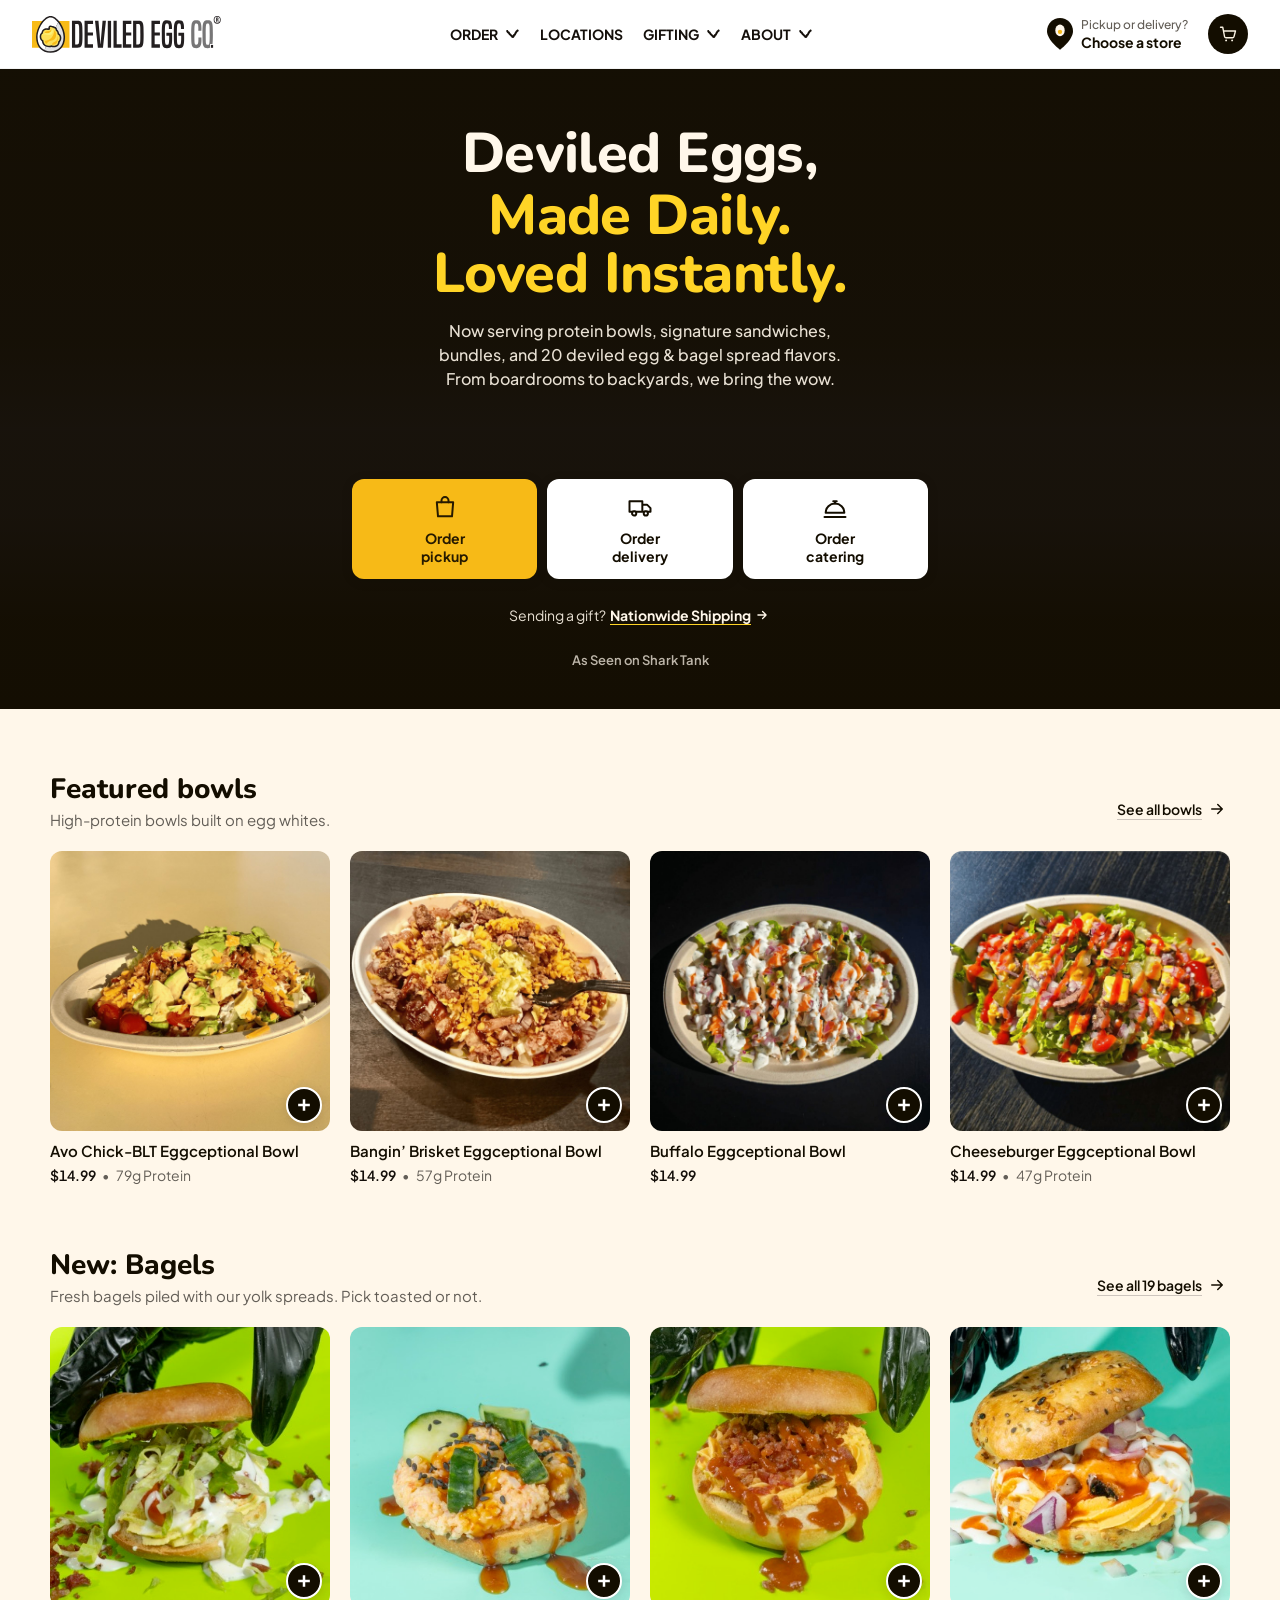
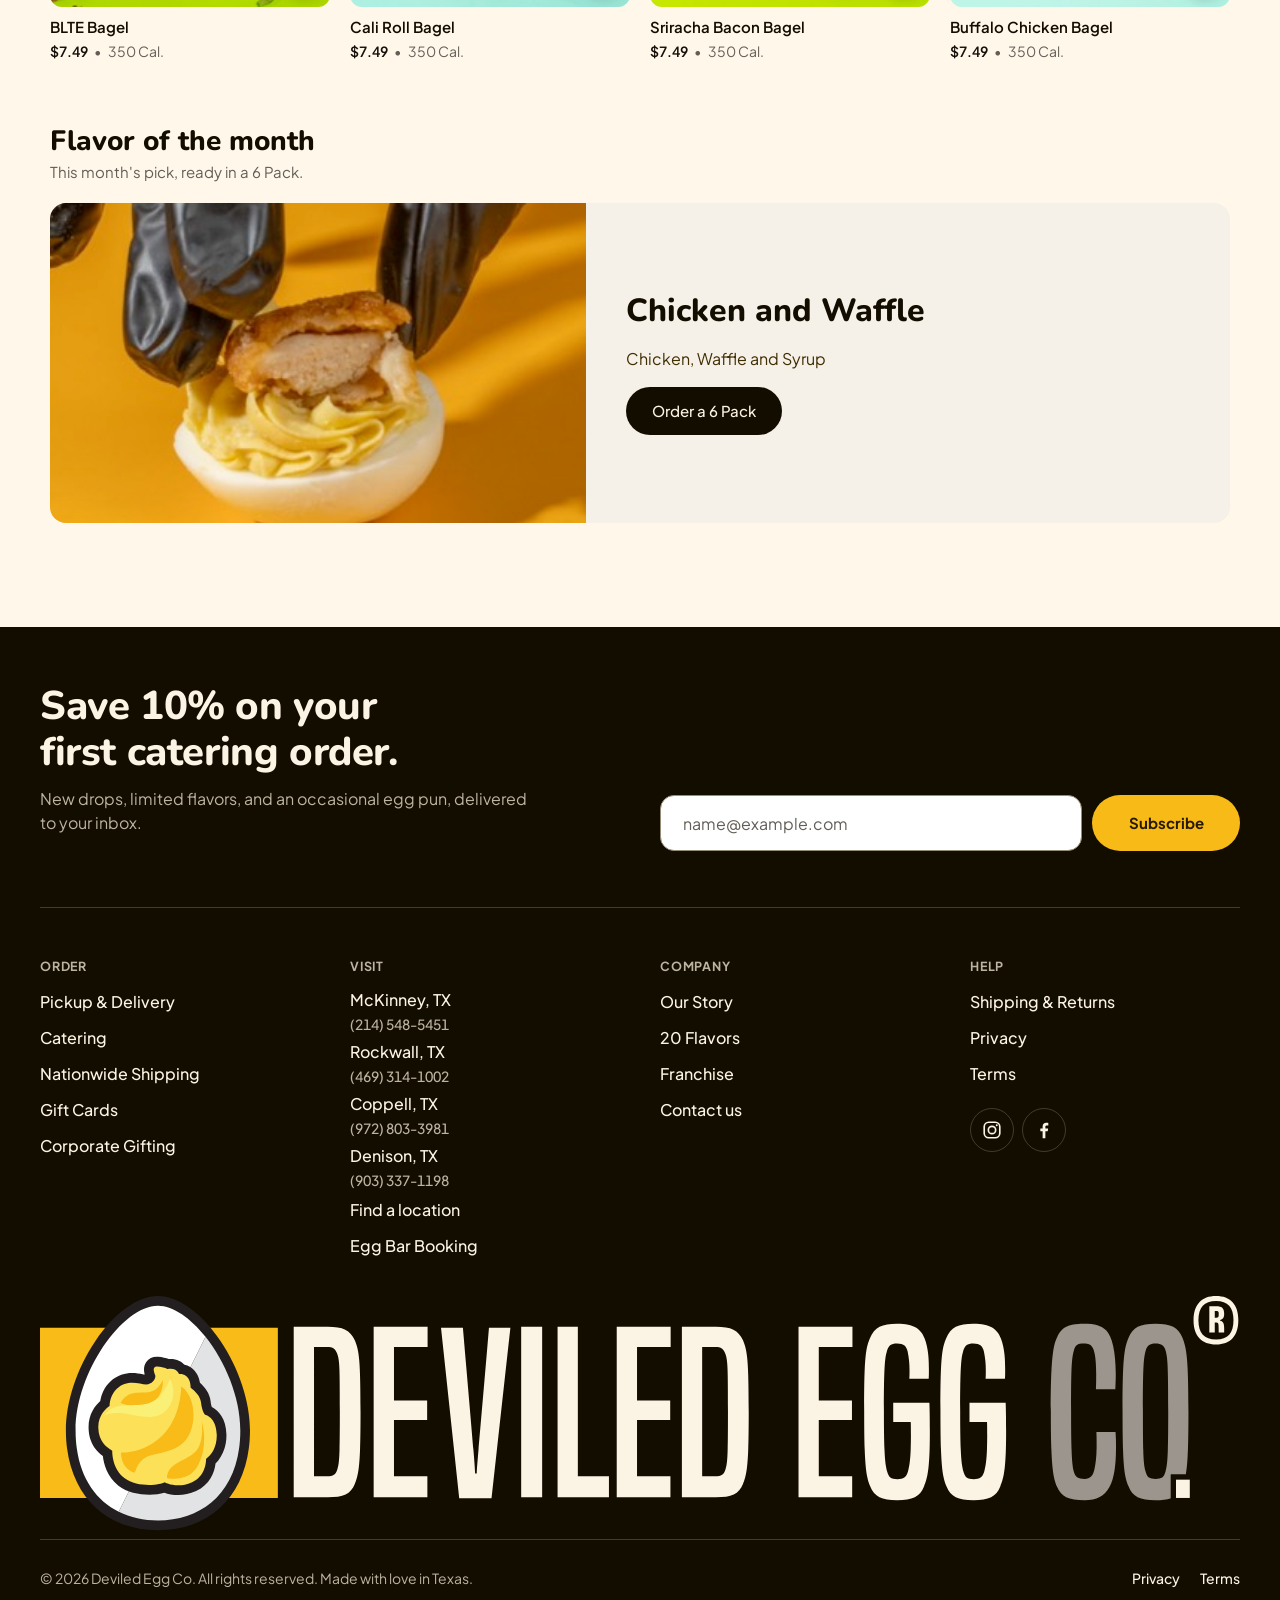
<file: index.html>
<!doctype html>
<html lang="en">
<head>
<meta charset="utf-8">
<meta name="viewport" content="width=device-width, initial-scale=1">
<title>Deviled Egg Co. — Order Online</title>
<link rel="preconnect" href="https://fonts.googleapis.com">
<link rel="preconnect" href="https://fonts.gstatic.com" crossorigin>
<link rel="stylesheet" href="https://fonts.googleapis.com/css2?family=Nunito:wght@800&family=Plus+Jakarta+Sans:ital,wght@0,400;0,500;0,600;0,700;1,400&display=swap">
<link rel="stylesheet" href="design-system.css">
<link rel="stylesheet" href="styles.css">
<link rel="stylesheet" href="ship-variants.css">
<link rel="stylesheet" href="location-picker.css">
</head>
<body>

<div id="page-root">
<header class="site-header">
  <p class="visually-hidden" id="nav-status" role="status" aria-live="polite"></p>
  <div class="nav-inner">
    <button class="order-back nav-back" id="back-to-cart" type="button" aria-label="Back to cart">
      <svg width="20" height="20" viewBox="0 0 24 24" fill="none" aria-hidden="true"><path d="M15 5l-7 7 7 7" stroke="currentColor" stroke-width="2.2" stroke-linecap="round" stroke-linejoin="round"/></svg>
    </button>
    <img class="logo logo-wordmark" src="assets/logo.svg" alt="Deviled Egg Co. home" role="link" tabindex="0">
    <img class="logo logo-mark" src="assets/logo-submark.svg" alt="Deviled Egg Co. home" role="link" tabindex="0">
    <div class="nav-backdrop" id="nav-backdrop" aria-hidden="true"></div>
    <nav class="nav-links" id="nav-links" aria-label="Primary">
      <div class="nav-panel-head">
        <h2 class="nav-panel-title">Menu</h2>
        <button class="close-btn" id="close-nav" type="button" aria-label="Close menu">
          <svg width="14" height="14" viewBox="0 0 24 24" fill="none" aria-hidden="true"><path d="M6 6l12 12M18 6L6 18" stroke="#130D00" stroke-width="2" stroke-linecap="round"/></svg>
        </button>
      </div>
      <div class="nav-links-inner">
        <div class="nav-group">
          <button class="nav-link nav-group-btn" type="button" aria-expanded="false" aria-controls="nav-menu-order">Order<svg class="nav-chevron" width="20" height="20" viewBox="0 0 20 20" fill="none" aria-hidden="true"><path d="M3.0873 7.10615C2.62592 6.59261 2.66821 5.80228 3.18174 5.3409C3.69528 4.87952 4.4856 4.9218 4.94698 5.43534L4.01714 6.27074L3.0873 7.10615ZM4.08398 6.34513L5.01382 5.50973C5.13916 5.64924 5.2315 5.81516 5.284 5.9952L4.08398 6.34513ZM4.25034 6.91565L3.31809 7.74836C3.19397 7.6094 3.10248 7.44445 3.05032 7.26558L4.25034 6.91565ZM4.68599 7.40337L5.61824 6.57066C5.64194 6.59719 5.6645 6.62473 5.68585 6.65318L4.68599 7.40337ZM5.0778 7.92558L4.63622 9.09498C4.41409 9.0111 4.22044 8.86569 4.07794 8.67577L5.0778 7.92558ZM5.773 8.18809L6.21458 7.01868C6.37911 7.08081 6.52867 7.17695 6.6535 7.30083L5.773 8.18809ZM6.2349 8.64647L7.1154 7.75921C7.25372 7.89648 7.35804 8.06419 7.42001 8.24895L6.2349 8.64647ZM6.45916 9.31507L5.62595 10.2469C5.46429 10.1023 5.34302 9.91819 5.27405 9.71258L6.45916 9.31507ZM6.94656 9.7509L7.77977 8.8191C7.90123 8.92771 8.00029 9.05902 8.07137 9.20564L6.94656 9.7509ZM7.24429 10.3651L6.34885 11.2372C6.25536 11.1413 6.17792 11.0309 6.11948 10.9103L7.24429 10.3651ZM7.69976 10.8327L7.0925 11.9253C6.98623 11.8662 6.88915 11.792 6.80432 11.7049L7.69976 10.8327ZM8.29333 11.1626L8.90059 10.07C9.01995 10.1364 9.12763 10.2218 9.21936 10.323L8.29333 11.1626ZM8.73022 11.6445L7.82381 12.5052C7.81719 12.4983 7.81065 12.4912 7.8042 12.4841L8.73022 11.6445ZM9.17741 12.1154L8.5291 13.1841C8.43421 13.1265 8.34742 13.0566 8.271 12.9761L9.17741 12.1154ZM9.75738 12.4672L10.4057 11.3985C10.6366 11.5385 10.816 11.7497 10.9169 12.0002L9.75738 12.4672ZM10.0142 13.105L9.08149 13.9371C8.98537 13.8294 8.90865 13.7058 8.85471 13.5719L10.0142 13.105ZM10.4523 13.596L10.1124 14.7989C9.88357 14.7342 9.67792 14.6056 9.5196 14.4282L10.4523 13.596ZM11.1127 13.7826L12.0646 14.5928C11.7478 14.965 11.2431 15.1184 10.7728 14.9855L11.1127 13.7826ZM11.3318 13.5252L10.3799 12.715C10.4094 12.6804 10.4406 12.6475 10.4737 12.6163L11.3318 13.5252ZM11.8226 13.0618L12.962 13.5758C12.8949 13.7245 12.7994 13.8586 12.6808 13.9706L11.8226 13.0618ZM12.092 12.4647L10.9526 11.9506C10.9895 11.8688 11.0351 11.7912 11.0887 11.7192L12.092 12.4647ZM12.4807 11.9416L13.7182 12.1177C13.6889 12.324 13.6084 12.5198 13.4841 12.6871L12.4807 11.9416ZM12.5817 11.2323L11.3441 11.0562C11.4126 10.5751 11.7537 10.1773 12.2186 10.0362L12.5817 11.2323ZM13.3953 10.9854L14.5327 11.5038C14.3838 11.8304 14.1017 12.0773 13.7583 12.1815L13.3953 10.9854ZM13.6678 10.3875L12.5304 9.86904C12.5394 9.84915 12.549 9.82951 12.5591 9.81013L13.6678 10.3875ZM13.9695 9.80815L12.8608 9.23081C12.8732 9.20686 12.8865 9.18332 12.9005 9.16023L13.9695 9.80815ZM14.3064 9.25218L15.518 9.55991C15.4875 9.67973 15.4395 9.79438 15.3754 9.9001L14.3064 9.25218ZM14.4761 8.58441L13.2645 8.27668C13.3166 8.07174 13.4198 7.88335 13.5644 7.72915L14.4761 8.58441ZM14.9272 8.10354L15.9655 8.79958C15.9276 8.85601 15.8853 8.90926 15.8388 8.9588L14.9272 8.10354ZM15.2893 7.56346L14.251 6.8674L14.2541 6.86278L15.2893 7.56346ZM15.6539 7.02479L14.6187 6.32411L14.6189 6.32381L15.6539 7.02479ZM16.0235 6.47905L14.9886 5.77807C15.093 5.62393 15.2305 5.49505 15.3911 5.40085L16.0235 6.47905ZM16.6011 6.14023L17.2627 7.20079C17.2531 7.2068 17.2434 7.21269 17.2336 7.21843L16.6011 6.14023ZM17.1023 5.82758L18.035 4.99531C18.2805 5.27039 18.392 5.63981 18.3397 6.00477C18.2875 6.36973 18.0767 6.693 17.7639 6.88814L17.1023 5.82758ZM16.0674 6.54516C15.6077 6.03007 15.6526 5.23989 16.1677 4.78024C16.6828 4.3206 17.473 4.36554 17.9326 4.88062L17 5.71289L16.0674 6.54516ZM4.01714 6.27074L4.94698 5.43534L5.01382 5.50973L4.08398 6.34513L3.15414 7.18053L3.0873 7.10615L4.01714 6.27074ZM4.08398 6.34513L5.284 5.9952L5.45036 6.56572L4.25034 6.91565L3.05032 7.26558L2.88396 6.69506L4.08398 6.34513ZM4.25034 6.91565L5.18259 6.08294L5.61824 6.57066L4.68599 7.40337L3.75374 8.23609L3.31809 7.74836L4.25034 6.91565ZM4.68599 7.40337L5.68585 6.65318L6.07765 7.17539L5.0778 7.92558L4.07794 8.67577L3.68613 8.15356L4.68599 7.40337ZM5.0778 7.92558L5.51937 6.75617L6.21458 7.01868L5.773 8.18809L5.33143 9.3575L4.63622 9.09498L5.0778 7.92558ZM5.773 8.18809L6.6535 7.30083L7.1154 7.75921L6.2349 8.64647L5.3544 9.53372L4.8925 9.07534L5.773 8.18809ZM6.2349 8.64647L7.42001 8.24895L7.64427 8.91756L6.45916 9.31507L5.27405 9.71258L5.04979 9.04398L6.2349 8.64647ZM6.45916 9.31507L7.29238 8.38327L7.77977 8.8191L6.94656 9.7509L6.11335 10.6827L5.62595 10.2469L6.45916 9.31507ZM6.94656 9.7509L8.07137 9.20564L8.36909 9.81982L7.24429 10.3651L6.11948 10.9103L5.82175 10.2962L6.94656 9.7509ZM7.24429 10.3651L8.13973 9.4929L8.59521 9.96053L7.69976 10.8327L6.80432 11.7049L6.34885 11.2372L7.24429 10.3651ZM7.69976 10.8327L8.30702 9.74012L8.90059 10.07L8.29333 11.1626L7.68607 12.2552L7.0925 11.9253L7.69976 10.8327ZM8.29333 11.1626L9.21936 10.323L9.65625 10.8048L8.73022 11.6445L7.8042 12.4841L7.36731 12.0022L8.29333 11.1626ZM8.73022 11.6445L9.63664 10.7837L10.0838 11.2546L9.17741 12.1154L8.271 12.9761L7.82381 12.5052L8.73022 11.6445ZM9.17741 12.1154L9.82573 11.0466L10.4057 11.3985L9.75738 12.4672L9.10906 13.5359L8.5291 13.1841L9.17741 12.1154ZM9.75738 12.4672L10.9169 12.0002L11.1737 12.638L10.0142 13.105L8.85471 13.5719L8.59787 12.9341L9.75738 12.4672ZM10.0142 13.105L10.9469 12.2728L11.3851 12.7638L10.4523 13.596L9.5196 14.4282L9.08149 13.9371L10.0142 13.105ZM10.4523 13.596L10.7922 12.3931L11.4526 12.5797L11.1127 13.7826L10.7728 14.9855L10.1124 14.7989L10.4523 13.596ZM11.1127 13.7826L10.1608 12.9724L10.3799 12.715L11.3318 13.5252L12.2837 14.3354L12.0646 14.5928L11.1127 13.7826ZM11.3318 13.5252L10.4737 12.6163L10.9645 12.1529L11.8226 13.0618L12.6808 13.9706L12.19 14.4341L11.3318 13.5252ZM11.8226 13.0618L10.6832 12.5477L10.9526 11.9506L12.092 12.4647L13.2314 12.9787L12.962 13.5758L11.8226 13.0618ZM12.092 12.4647L11.0887 11.7192L11.4774 11.1961L12.4807 11.9416L13.4841 12.6871L13.0954 13.2102L12.092 12.4647ZM12.4807 11.9416L11.2432 11.7654L11.3441 11.0562L12.5817 11.2323L13.8192 11.4085L13.7182 12.1177L12.4807 11.9416ZM12.5817 11.2323L12.2186 10.0362L13.0322 9.78927L13.3953 10.9854L13.7583 12.1815L12.9447 12.4284L12.5817 11.2323ZM13.3953 10.9854L12.2578 10.467L12.5304 9.86904L13.6678 10.3875L14.8052 10.9059L14.5327 11.5038L13.3953 10.9854ZM13.6678 10.3875L12.5591 9.81013L12.8608 9.23081L13.9695 9.80815L15.0781 10.3855L14.7765 10.9648L13.6678 10.3875ZM13.9695 9.80815L12.9005 9.16023L13.2375 8.60426L14.3064 9.25218L15.3754 9.9001L15.0384 10.4561L13.9695 9.80815ZM14.3064 9.25218L13.0949 8.94445L13.2645 8.27668L14.4761 8.58441L15.6876 8.89214L15.518 9.55991L14.3064 9.25218ZM14.4761 8.58441L13.5644 7.72915L14.0156 7.24827L14.9272 8.10354L15.8388 8.9588L15.3877 9.43967L14.4761 8.58441ZM14.9272 8.10354L13.8889 7.40749L14.251 6.86741L15.2893 7.56346L16.3275 8.25951L15.9655 8.79958L14.9272 8.10354ZM15.2893 7.56346L14.2541 6.86278L14.6187 6.32411L15.6539 7.02479L16.689 7.72547L16.3244 8.26414L15.2893 7.56346ZM15.6539 7.02479L14.6189 6.32381L14.9886 5.77807L16.0235 6.47905L17.0585 7.18004L16.6888 7.72578L15.6539 7.02479ZM16.0235 6.47905L15.3911 5.40085L15.9687 5.06203L16.6011 6.14023L17.2336 7.21843L16.656 7.55726L16.0235 6.47905ZM16.6011 6.14023L15.9396 5.07967L16.4407 4.76702L17.1023 5.82758L17.7639 6.88814L17.2627 7.20079L16.6011 6.14023ZM17.1023 5.82758L16.1697 6.65985L16.0674 6.54516L17 5.71289L17.9326 4.88062L18.035 4.99531L17.1023 5.82758Z" fill="currentColor"/></svg></button>
          <div class="nav-menu" id="nav-menu-order" hidden>
          <a class="nav-menu-link" href="#" data-open-where>Pickup &amp; Delivery</a>
          <a class="nav-menu-link" href="#shipping" data-view="shipping">Nationwide Shipping</a>
          <a class="nav-menu-link" href="#catering" data-view="catering">Catering</a>
          </div>
        </div>
        <a class="nav-link" href="#location-picker" data-view="location-picker">Locations</a>
        <div class="nav-group">
          <button class="nav-link nav-group-btn" type="button" aria-expanded="false" aria-controls="nav-menu-gifting">Gifting<svg class="nav-chevron" width="20" height="20" viewBox="0 0 20 20" fill="none" aria-hidden="true"><path d="M3.0873 7.10615C2.62592 6.59261 2.66821 5.80228 3.18174 5.3409C3.69528 4.87952 4.4856 4.9218 4.94698 5.43534L4.01714 6.27074L3.0873 7.10615ZM4.08398 6.34513L5.01382 5.50973C5.13916 5.64924 5.2315 5.81516 5.284 5.9952L4.08398 6.34513ZM4.25034 6.91565L3.31809 7.74836C3.19397 7.6094 3.10248 7.44445 3.05032 7.26558L4.25034 6.91565ZM4.68599 7.40337L5.61824 6.57066C5.64194 6.59719 5.6645 6.62473 5.68585 6.65318L4.68599 7.40337ZM5.0778 7.92558L4.63622 9.09498C4.41409 9.0111 4.22044 8.86569 4.07794 8.67577L5.0778 7.92558ZM5.773 8.18809L6.21458 7.01868C6.37911 7.08081 6.52867 7.17695 6.6535 7.30083L5.773 8.18809ZM6.2349 8.64647L7.1154 7.75921C7.25372 7.89648 7.35804 8.06419 7.42001 8.24895L6.2349 8.64647ZM6.45916 9.31507L5.62595 10.2469C5.46429 10.1023 5.34302 9.91819 5.27405 9.71258L6.45916 9.31507ZM6.94656 9.7509L7.77977 8.8191C7.90123 8.92771 8.00029 9.05902 8.07137 9.20564L6.94656 9.7509ZM7.24429 10.3651L6.34885 11.2372C6.25536 11.1413 6.17792 11.0309 6.11948 10.9103L7.24429 10.3651ZM7.69976 10.8327L7.0925 11.9253C6.98623 11.8662 6.88915 11.792 6.80432 11.7049L7.69976 10.8327ZM8.29333 11.1626L8.90059 10.07C9.01995 10.1364 9.12763 10.2218 9.21936 10.323L8.29333 11.1626ZM8.73022 11.6445L7.82381 12.5052C7.81719 12.4983 7.81065 12.4912 7.8042 12.4841L8.73022 11.6445ZM9.17741 12.1154L8.5291 13.1841C8.43421 13.1265 8.34742 13.0566 8.271 12.9761L9.17741 12.1154ZM9.75738 12.4672L10.4057 11.3985C10.6366 11.5385 10.816 11.7497 10.9169 12.0002L9.75738 12.4672ZM10.0142 13.105L9.08149 13.9371C8.98537 13.8294 8.90865 13.7058 8.85471 13.5719L10.0142 13.105ZM10.4523 13.596L10.1124 14.7989C9.88357 14.7342 9.67792 14.6056 9.5196 14.4282L10.4523 13.596ZM11.1127 13.7826L12.0646 14.5928C11.7478 14.965 11.2431 15.1184 10.7728 14.9855L11.1127 13.7826ZM11.3318 13.5252L10.3799 12.715C10.4094 12.6804 10.4406 12.6475 10.4737 12.6163L11.3318 13.5252ZM11.8226 13.0618L12.962 13.5758C12.8949 13.7245 12.7994 13.8586 12.6808 13.9706L11.8226 13.0618ZM12.092 12.4647L10.9526 11.9506C10.9895 11.8688 11.0351 11.7912 11.0887 11.7192L12.092 12.4647ZM12.4807 11.9416L13.7182 12.1177C13.6889 12.324 13.6084 12.5198 13.4841 12.6871L12.4807 11.9416ZM12.5817 11.2323L11.3441 11.0562C11.4126 10.5751 11.7537 10.1773 12.2186 10.0362L12.5817 11.2323ZM13.3953 10.9854L14.5327 11.5038C14.3838 11.8304 14.1017 12.0773 13.7583 12.1815L13.3953 10.9854ZM13.6678 10.3875L12.5304 9.86904C12.5394 9.84915 12.549 9.82951 12.5591 9.81013L13.6678 10.3875ZM13.9695 9.80815L12.8608 9.23081C12.8732 9.20686 12.8865 9.18332 12.9005 9.16023L13.9695 9.80815ZM14.3064 9.25218L15.518 9.55991C15.4875 9.67973 15.4395 9.79438 15.3754 9.9001L14.3064 9.25218ZM14.4761 8.58441L13.2645 8.27668C13.3166 8.07174 13.4198 7.88335 13.5644 7.72915L14.4761 8.58441ZM14.9272 8.10354L15.9655 8.79958C15.9276 8.85601 15.8853 8.90926 15.8388 8.9588L14.9272 8.10354ZM15.2893 7.56346L14.251 6.8674L14.2541 6.86278L15.2893 7.56346ZM15.6539 7.02479L14.6187 6.32411L14.6189 6.32381L15.6539 7.02479ZM16.0235 6.47905L14.9886 5.77807C15.093 5.62393 15.2305 5.49505 15.3911 5.40085L16.0235 6.47905ZM16.6011 6.14023L17.2627 7.20079C17.2531 7.2068 17.2434 7.21269 17.2336 7.21843L16.6011 6.14023ZM17.1023 5.82758L18.035 4.99531C18.2805 5.27039 18.392 5.63981 18.3397 6.00477C18.2875 6.36973 18.0767 6.693 17.7639 6.88814L17.1023 5.82758ZM16.0674 6.54516C15.6077 6.03007 15.6526 5.23989 16.1677 4.78024C16.6828 4.3206 17.473 4.36554 17.9326 4.88062L17 5.71289L16.0674 6.54516ZM4.01714 6.27074L4.94698 5.43534L5.01382 5.50973L4.08398 6.34513L3.15414 7.18053L3.0873 7.10615L4.01714 6.27074ZM4.08398 6.34513L5.284 5.9952L5.45036 6.56572L4.25034 6.91565L3.05032 7.26558L2.88396 6.69506L4.08398 6.34513ZM4.25034 6.91565L5.18259 6.08294L5.61824 6.57066L4.68599 7.40337L3.75374 8.23609L3.31809 7.74836L4.25034 6.91565ZM4.68599 7.40337L5.68585 6.65318L6.07765 7.17539L5.0778 7.92558L4.07794 8.67577L3.68613 8.15356L4.68599 7.40337ZM5.0778 7.92558L5.51937 6.75617L6.21458 7.01868L5.773 8.18809L5.33143 9.3575L4.63622 9.09498L5.0778 7.92558ZM5.773 8.18809L6.6535 7.30083L7.1154 7.75921L6.2349 8.64647L5.3544 9.53372L4.8925 9.07534L5.773 8.18809ZM6.2349 8.64647L7.42001 8.24895L7.64427 8.91756L6.45916 9.31507L5.27405 9.71258L5.04979 9.04398L6.2349 8.64647ZM6.45916 9.31507L7.29238 8.38327L7.77977 8.8191L6.94656 9.7509L6.11335 10.6827L5.62595 10.2469L6.45916 9.31507ZM6.94656 9.7509L8.07137 9.20564L8.36909 9.81982L7.24429 10.3651L6.11948 10.9103L5.82175 10.2962L6.94656 9.7509ZM7.24429 10.3651L8.13973 9.4929L8.59521 9.96053L7.69976 10.8327L6.80432 11.7049L6.34885 11.2372L7.24429 10.3651ZM7.69976 10.8327L8.30702 9.74012L8.90059 10.07L8.29333 11.1626L7.68607 12.2552L7.0925 11.9253L7.69976 10.8327ZM8.29333 11.1626L9.21936 10.323L9.65625 10.8048L8.73022 11.6445L7.8042 12.4841L7.36731 12.0022L8.29333 11.1626ZM8.73022 11.6445L9.63664 10.7837L10.0838 11.2546L9.17741 12.1154L8.271 12.9761L7.82381 12.5052L8.73022 11.6445ZM9.17741 12.1154L9.82573 11.0466L10.4057 11.3985L9.75738 12.4672L9.10906 13.5359L8.5291 13.1841L9.17741 12.1154ZM9.75738 12.4672L10.9169 12.0002L11.1737 12.638L10.0142 13.105L8.85471 13.5719L8.59787 12.9341L9.75738 12.4672ZM10.0142 13.105L10.9469 12.2728L11.3851 12.7638L10.4523 13.596L9.5196 14.4282L9.08149 13.9371L10.0142 13.105ZM10.4523 13.596L10.7922 12.3931L11.4526 12.5797L11.1127 13.7826L10.7728 14.9855L10.1124 14.7989L10.4523 13.596ZM11.1127 13.7826L10.1608 12.9724L10.3799 12.715L11.3318 13.5252L12.2837 14.3354L12.0646 14.5928L11.1127 13.7826ZM11.3318 13.5252L10.4737 12.6163L10.9645 12.1529L11.8226 13.0618L12.6808 13.9706L12.19 14.4341L11.3318 13.5252ZM11.8226 13.0618L10.6832 12.5477L10.9526 11.9506L12.092 12.4647L13.2314 12.9787L12.962 13.5758L11.8226 13.0618ZM12.092 12.4647L11.0887 11.7192L11.4774 11.1961L12.4807 11.9416L13.4841 12.6871L13.0954 13.2102L12.092 12.4647ZM12.4807 11.9416L11.2432 11.7654L11.3441 11.0562L12.5817 11.2323L13.8192 11.4085L13.7182 12.1177L12.4807 11.9416ZM12.5817 11.2323L12.2186 10.0362L13.0322 9.78927L13.3953 10.9854L13.7583 12.1815L12.9447 12.4284L12.5817 11.2323ZM13.3953 10.9854L12.2578 10.467L12.5304 9.86904L13.6678 10.3875L14.8052 10.9059L14.5327 11.5038L13.3953 10.9854ZM13.6678 10.3875L12.5591 9.81013L12.8608 9.23081L13.9695 9.80815L15.0781 10.3855L14.7765 10.9648L13.6678 10.3875ZM13.9695 9.80815L12.9005 9.16023L13.2375 8.60426L14.3064 9.25218L15.3754 9.9001L15.0384 10.4561L13.9695 9.80815ZM14.3064 9.25218L13.0949 8.94445L13.2645 8.27668L14.4761 8.58441L15.6876 8.89214L15.518 9.55991L14.3064 9.25218ZM14.4761 8.58441L13.5644 7.72915L14.0156 7.24827L14.9272 8.10354L15.8388 8.9588L15.3877 9.43967L14.4761 8.58441ZM14.9272 8.10354L13.8889 7.40749L14.251 6.86741L15.2893 7.56346L16.3275 8.25951L15.9655 8.79958L14.9272 8.10354ZM15.2893 7.56346L14.2541 6.86278L14.6187 6.32411L15.6539 7.02479L16.689 7.72547L16.3244 8.26414L15.2893 7.56346ZM15.6539 7.02479L14.6189 6.32381L14.9886 5.77807L16.0235 6.47905L17.0585 7.18004L16.6888 7.72578L15.6539 7.02479ZM16.0235 6.47905L15.3911 5.40085L15.9687 5.06203L16.6011 6.14023L17.2336 7.21843L16.656 7.55726L16.0235 6.47905ZM16.6011 6.14023L15.9396 5.07967L16.4407 4.76702L17.1023 5.82758L17.7639 6.88814L17.2627 7.20079L16.6011 6.14023ZM17.1023 5.82758L16.1697 6.65985L16.0674 6.54516L17 5.71289L17.9326 4.88062L18.035 4.99531L17.1023 5.82758Z" fill="currentColor"/></svg></button>
          <div class="nav-menu" id="nav-menu-gifting" hidden>
          <a class="nav-menu-link" href="#gift-cards" data-view="gift-cards">Gift Cards</a>
          <a class="nav-menu-link" href="#corporate-gifting" data-view="corporate-gifting">Corporate Gifting</a>
          </div>
        </div>
        <div class="nav-group">
          <button class="nav-link nav-group-btn" type="button" aria-expanded="false" aria-controls="nav-menu-about">About<svg class="nav-chevron" width="20" height="20" viewBox="0 0 20 20" fill="none" aria-hidden="true"><path d="M3.0873 7.10615C2.62592 6.59261 2.66821 5.80228 3.18174 5.3409C3.69528 4.87952 4.4856 4.9218 4.94698 5.43534L4.01714 6.27074L3.0873 7.10615ZM4.08398 6.34513L5.01382 5.50973C5.13916 5.64924 5.2315 5.81516 5.284 5.9952L4.08398 6.34513ZM4.25034 6.91565L3.31809 7.74836C3.19397 7.6094 3.10248 7.44445 3.05032 7.26558L4.25034 6.91565ZM4.68599 7.40337L5.61824 6.57066C5.64194 6.59719 5.6645 6.62473 5.68585 6.65318L4.68599 7.40337ZM5.0778 7.92558L4.63622 9.09498C4.41409 9.0111 4.22044 8.86569 4.07794 8.67577L5.0778 7.92558ZM5.773 8.18809L6.21458 7.01868C6.37911 7.08081 6.52867 7.17695 6.6535 7.30083L5.773 8.18809ZM6.2349 8.64647L7.1154 7.75921C7.25372 7.89648 7.35804 8.06419 7.42001 8.24895L6.2349 8.64647ZM6.45916 9.31507L5.62595 10.2469C5.46429 10.1023 5.34302 9.91819 5.27405 9.71258L6.45916 9.31507ZM6.94656 9.7509L7.77977 8.8191C7.90123 8.92771 8.00029 9.05902 8.07137 9.20564L6.94656 9.7509ZM7.24429 10.3651L6.34885 11.2372C6.25536 11.1413 6.17792 11.0309 6.11948 10.9103L7.24429 10.3651ZM7.69976 10.8327L7.0925 11.9253C6.98623 11.8662 6.88915 11.792 6.80432 11.7049L7.69976 10.8327ZM8.29333 11.1626L8.90059 10.07C9.01995 10.1364 9.12763 10.2218 9.21936 10.323L8.29333 11.1626ZM8.73022 11.6445L7.82381 12.5052C7.81719 12.4983 7.81065 12.4912 7.8042 12.4841L8.73022 11.6445ZM9.17741 12.1154L8.5291 13.1841C8.43421 13.1265 8.34742 13.0566 8.271 12.9761L9.17741 12.1154ZM9.75738 12.4672L10.4057 11.3985C10.6366 11.5385 10.816 11.7497 10.9169 12.0002L9.75738 12.4672ZM10.0142 13.105L9.08149 13.9371C8.98537 13.8294 8.90865 13.7058 8.85471 13.5719L10.0142 13.105ZM10.4523 13.596L10.1124 14.7989C9.88357 14.7342 9.67792 14.6056 9.5196 14.4282L10.4523 13.596ZM11.1127 13.7826L12.0646 14.5928C11.7478 14.965 11.2431 15.1184 10.7728 14.9855L11.1127 13.7826ZM11.3318 13.5252L10.3799 12.715C10.4094 12.6804 10.4406 12.6475 10.4737 12.6163L11.3318 13.5252ZM11.8226 13.0618L12.962 13.5758C12.8949 13.7245 12.7994 13.8586 12.6808 13.9706L11.8226 13.0618ZM12.092 12.4647L10.9526 11.9506C10.9895 11.8688 11.0351 11.7912 11.0887 11.7192L12.092 12.4647ZM12.4807 11.9416L13.7182 12.1177C13.6889 12.324 13.6084 12.5198 13.4841 12.6871L12.4807 11.9416ZM12.5817 11.2323L11.3441 11.0562C11.4126 10.5751 11.7537 10.1773 12.2186 10.0362L12.5817 11.2323ZM13.3953 10.9854L14.5327 11.5038C14.3838 11.8304 14.1017 12.0773 13.7583 12.1815L13.3953 10.9854ZM13.6678 10.3875L12.5304 9.86904C12.5394 9.84915 12.549 9.82951 12.5591 9.81013L13.6678 10.3875ZM13.9695 9.80815L12.8608 9.23081C12.8732 9.20686 12.8865 9.18332 12.9005 9.16023L13.9695 9.80815ZM14.3064 9.25218L15.518 9.55991C15.4875 9.67973 15.4395 9.79438 15.3754 9.9001L14.3064 9.25218ZM14.4761 8.58441L13.2645 8.27668C13.3166 8.07174 13.4198 7.88335 13.5644 7.72915L14.4761 8.58441ZM14.9272 8.10354L15.9655 8.79958C15.9276 8.85601 15.8853 8.90926 15.8388 8.9588L14.9272 8.10354ZM15.2893 7.56346L14.251 6.8674L14.2541 6.86278L15.2893 7.56346ZM15.6539 7.02479L14.6187 6.32411L14.6189 6.32381L15.6539 7.02479ZM16.0235 6.47905L14.9886 5.77807C15.093 5.62393 15.2305 5.49505 15.3911 5.40085L16.0235 6.47905ZM16.6011 6.14023L17.2627 7.20079C17.2531 7.2068 17.2434 7.21269 17.2336 7.21843L16.6011 6.14023ZM17.1023 5.82758L18.035 4.99531C18.2805 5.27039 18.392 5.63981 18.3397 6.00477C18.2875 6.36973 18.0767 6.693 17.7639 6.88814L17.1023 5.82758ZM16.0674 6.54516C15.6077 6.03007 15.6526 5.23989 16.1677 4.78024C16.6828 4.3206 17.473 4.36554 17.9326 4.88062L17 5.71289L16.0674 6.54516ZM4.01714 6.27074L4.94698 5.43534L5.01382 5.50973L4.08398 6.34513L3.15414 7.18053L3.0873 7.10615L4.01714 6.27074ZM4.08398 6.34513L5.284 5.9952L5.45036 6.56572L4.25034 6.91565L3.05032 7.26558L2.88396 6.69506L4.08398 6.34513ZM4.25034 6.91565L5.18259 6.08294L5.61824 6.57066L4.68599 7.40337L3.75374 8.23609L3.31809 7.74836L4.25034 6.91565ZM4.68599 7.40337L5.68585 6.65318L6.07765 7.17539L5.0778 7.92558L4.07794 8.67577L3.68613 8.15356L4.68599 7.40337ZM5.0778 7.92558L5.51937 6.75617L6.21458 7.01868L5.773 8.18809L5.33143 9.3575L4.63622 9.09498L5.0778 7.92558ZM5.773 8.18809L6.6535 7.30083L7.1154 7.75921L6.2349 8.64647L5.3544 9.53372L4.8925 9.07534L5.773 8.18809ZM6.2349 8.64647L7.42001 8.24895L7.64427 8.91756L6.45916 9.31507L5.27405 9.71258L5.04979 9.04398L6.2349 8.64647ZM6.45916 9.31507L7.29238 8.38327L7.77977 8.8191L6.94656 9.7509L6.11335 10.6827L5.62595 10.2469L6.45916 9.31507ZM6.94656 9.7509L8.07137 9.20564L8.36909 9.81982L7.24429 10.3651L6.11948 10.9103L5.82175 10.2962L6.94656 9.7509ZM7.24429 10.3651L8.13973 9.4929L8.59521 9.96053L7.69976 10.8327L6.80432 11.7049L6.34885 11.2372L7.24429 10.3651ZM7.69976 10.8327L8.30702 9.74012L8.90059 10.07L8.29333 11.1626L7.68607 12.2552L7.0925 11.9253L7.69976 10.8327ZM8.29333 11.1626L9.21936 10.323L9.65625 10.8048L8.73022 11.6445L7.8042 12.4841L7.36731 12.0022L8.29333 11.1626ZM8.73022 11.6445L9.63664 10.7837L10.0838 11.2546L9.17741 12.1154L8.271 12.9761L7.82381 12.5052L8.73022 11.6445ZM9.17741 12.1154L9.82573 11.0466L10.4057 11.3985L9.75738 12.4672L9.10906 13.5359L8.5291 13.1841L9.17741 12.1154ZM9.75738 12.4672L10.9169 12.0002L11.1737 12.638L10.0142 13.105L8.85471 13.5719L8.59787 12.9341L9.75738 12.4672ZM10.0142 13.105L10.9469 12.2728L11.3851 12.7638L10.4523 13.596L9.5196 14.4282L9.08149 13.9371L10.0142 13.105ZM10.4523 13.596L10.7922 12.3931L11.4526 12.5797L11.1127 13.7826L10.7728 14.9855L10.1124 14.7989L10.4523 13.596ZM11.1127 13.7826L10.1608 12.9724L10.3799 12.715L11.3318 13.5252L12.2837 14.3354L12.0646 14.5928L11.1127 13.7826ZM11.3318 13.5252L10.4737 12.6163L10.9645 12.1529L11.8226 13.0618L12.6808 13.9706L12.19 14.4341L11.3318 13.5252ZM11.8226 13.0618L10.6832 12.5477L10.9526 11.9506L12.092 12.4647L13.2314 12.9787L12.962 13.5758L11.8226 13.0618ZM12.092 12.4647L11.0887 11.7192L11.4774 11.1961L12.4807 11.9416L13.4841 12.6871L13.0954 13.2102L12.092 12.4647ZM12.4807 11.9416L11.2432 11.7654L11.3441 11.0562L12.5817 11.2323L13.8192 11.4085L13.7182 12.1177L12.4807 11.9416ZM12.5817 11.2323L12.2186 10.0362L13.0322 9.78927L13.3953 10.9854L13.7583 12.1815L12.9447 12.4284L12.5817 11.2323ZM13.3953 10.9854L12.2578 10.467L12.5304 9.86904L13.6678 10.3875L14.8052 10.9059L14.5327 11.5038L13.3953 10.9854ZM13.6678 10.3875L12.5591 9.81013L12.8608 9.23081L13.9695 9.80815L15.0781 10.3855L14.7765 10.9648L13.6678 10.3875ZM13.9695 9.80815L12.9005 9.16023L13.2375 8.60426L14.3064 9.25218L15.3754 9.9001L15.0384 10.4561L13.9695 9.80815ZM14.3064 9.25218L13.0949 8.94445L13.2645 8.27668L14.4761 8.58441L15.6876 8.89214L15.518 9.55991L14.3064 9.25218ZM14.4761 8.58441L13.5644 7.72915L14.0156 7.24827L14.9272 8.10354L15.8388 8.9588L15.3877 9.43967L14.4761 8.58441ZM14.9272 8.10354L13.8889 7.40749L14.251 6.86741L15.2893 7.56346L16.3275 8.25951L15.9655 8.79958L14.9272 8.10354ZM15.2893 7.56346L14.2541 6.86278L14.6187 6.32411L15.6539 7.02479L16.689 7.72547L16.3244 8.26414L15.2893 7.56346ZM15.6539 7.02479L14.6189 6.32381L14.9886 5.77807L16.0235 6.47905L17.0585 7.18004L16.6888 7.72578L15.6539 7.02479ZM16.0235 6.47905L15.3911 5.40085L15.9687 5.06203L16.6011 6.14023L17.2336 7.21843L16.656 7.55726L16.0235 6.47905ZM16.6011 6.14023L15.9396 5.07967L16.4407 4.76702L17.1023 5.82758L17.7639 6.88814L17.2627 7.20079L16.6011 6.14023ZM17.1023 5.82758L16.1697 6.65985L16.0674 6.54516L17 5.71289L17.9326 4.88062L18.035 4.99531L17.1023 5.82758Z" fill="currentColor"/></svg></button>
          <div class="nav-menu" id="nav-menu-about" hidden>
          <a class="nav-menu-link" href="#about" data-view="about">About</a>
          <a class="nav-menu-link" href="#franchise" data-view="franchise">Franchise</a>
          <a class="nav-menu-link" href="#contact" data-view="contact">Contact</a>
          </div>
        </div>
      </div>
    </nav>
    <button class="nav-toggle" id="nav-toggle" type="button" aria-expanded="false" aria-controls="nav-links" aria-label="Open menu">
      <svg class="nav-toggle-icon icon-menu" width="40" height="40" viewBox="0 0 40 40" fill="none" aria-hidden="true"><path d="M8.31543 27.1652C10.7293 27.0048 12.6387 26.9957 13.9932 27.1652C15.1544 27.3105 16.3146 27.3418 17.4746 27.2599C18.7333 27.171 19.9921 27.1088 21.251 27.0724C22.5247 27.0356 23.5947 27.08 24.4131 27.2365C24.4839 27.25 24.5495 27.2593 24.6084 27.2697C24.763 27.2023 24.9324 27.1652 25.1074 27.1652H25.207C25.8973 27.1652 26.4568 27.725 26.457 28.4152C26.457 28.4331 26.4548 28.4512 26.4541 28.4689C26.4554 28.492 26.457 28.515 26.457 28.5382C26.457 29.0799 26.1359 29.4418 25.8682 29.6144C25.6476 29.7566 25.4361 29.798 25.3486 29.8127C25.1541 29.8451 24.9685 29.8361 24.8604 29.8283C24.6126 29.8105 24.2959 29.76 23.9434 29.6925C23.3903 29.5868 22.5324 29.5365 21.3232 29.5714C20.0991 29.6068 18.8747 29.6676 17.6504 29.7541C16.3274 29.8475 15.0044 29.811 13.6826 29.6457C12.5629 29.5056 10.8298 29.5015 8.43359 29.6623C8.40576 29.6641 8.37751 29.6652 8.34961 29.6652H8.25C7.55964 29.6652 7 29.1056 7 28.4152C7.00019 27.725 7.55976 27.1652 8.25 27.1652H8.31543ZM30.21 18.8937C30.4143 18.8938 30.6133 18.9007 30.793 18.9211C30.9162 18.935 31.144 18.9655 31.377 19.0656L31.4766 19.1134L31.5762 19.1711C31.5909 19.1805 31.6048 19.1912 31.6191 19.2013C32.1026 19.374 32.4492 19.8353 32.4492 20.3781C32.4491 21.0683 31.8894 21.6279 31.1992 21.6281H31.0986C30.8409 21.628 30.5908 21.5472 30.3809 21.3996C30.3341 21.3978 30.2767 21.3938 30.208 21.3937C29.8986 21.3935 29.4477 21.4156 28.8408 21.466C27.6186 21.5674 26.3963 21.6985 25.1738 21.8576C23.8026 22.036 22.4306 21.9989 21.0625 21.7482C19.9353 21.5416 18.8116 21.496 17.6885 21.6095C16.3699 21.7428 15.0504 21.7524 13.7314 21.6398C12.5694 21.5406 10.8026 21.5328 8.39941 21.6271C8.38307 21.6278 8.36596 21.6281 8.34961 21.6281H8.25C7.55969 21.6281 7.00008 21.0684 7 20.3781C7 19.6877 7.55964 19.1281 8.25 19.1281H8.32813C10.7447 19.0338 12.6271 19.0372 13.9434 19.1496C15.1076 19.249 16.2719 19.2389 17.4365 19.1213C18.7966 18.9838 20.1566 19.0407 21.5127 19.2892C22.6278 19.4936 23.7396 19.5228 24.8516 19.3781C26.1122 19.2141 27.3729 19.0795 28.6338 18.9748C29.2682 18.9221 29.7987 18.8935 30.21 18.8937ZM24.8877 11.1017C26.2124 10.9673 27.5377 10.9662 28.8623 11.0978C30.1063 11.2215 30.9308 11.2921 31.3604 11.3136H31.3711L31.9346 11.3468H31.9932C32.6833 11.3461 33.2431 11.9047 33.2441 12.5949C33.245 13.2852 32.6864 13.8459 31.9961 13.8468H31.8965C31.8716 13.8469 31.8462 13.8463 31.8213 13.8449L31.2246 13.8097V13.8088C30.7237 13.7832 29.8455 13.7084 28.6152 13.5861C27.4567 13.471 26.2985 13.4714 25.1396 13.589C23.893 13.7155 22.646 13.8355 21.3994 13.9474C20.0867 14.0653 18.773 14.0702 17.46 13.963C16.213 13.8613 14.966 13.7526 13.7197 13.6359C12.6101 13.5321 10.8852 13.5974 8.49024 13.8673C8.44427 13.8725 8.39782 13.8751 8.35156 13.8752H8.25098C7.56099 13.8757 7.00105 13.3171 7 12.6271C6.99921 11.9368 7.55867 11.3759 8.24902 11.3752H8.2832C10.6861 11.1069 12.5936 11.0194 13.9531 11.1466C15.1896 11.2624 16.4269 11.3709 17.6641 11.4718C18.8348 11.5673 20.0052 11.5623 21.1758 11.4572C22.4128 11.3461 23.6506 11.2272 24.8877 11.1017Z" fill="currentColor"/></svg>
      <svg class="nav-toggle-icon icon-close" width="20" height="20" viewBox="0 0 24 24" fill="none" aria-hidden="true"><path d="M6 6l12 12M18 6L6 18" stroke="#130D00" stroke-width="2" stroke-linecap="round"/></svg>
    </button>
    <button class="nav-where" id="nav-where" type="button">
      <svg class="nav-where-pin nav-where-ico-pickup" width="26" height="32" viewBox="0 0 36 44" aria-hidden="true"><path d="M18 0C8.06 0 0 8.06 0 18c0 12.6 18 26 18 26s18-13.4 18-26C36 8.06 27.94 0 18 0Z" fill="#130D00"/><ellipse cx="18" cy="17" rx="6.5" ry="8" fill="#FFF7EA"/><circle cx="18" cy="19" r="3" fill="#F7BA17"/></svg>
      <svg class="nav-where-pin nav-where-ico-delivery" width="26" height="32" viewBox="0 0 36 44" aria-hidden="true"><path d="M18 0C8.06 0 0 8.06 0 18c0 12.6 18 26 18 26s18-13.4 18-26C36 8.06 27.94 0 18 0Z" fill="#F7BA17"/><g fill="none" stroke="#130D00" stroke-width="1.8" stroke-linejoin="round"><path d="M8.5 13h10v9h-10v-9ZM18.5 15.5h4l3 3.2V22h-7"/><circle cx="12" cy="23" r="1.8"/><circle cx="22.5" cy="23" r="1.8"/></g></svg>
      <span class="nav-where-text"><span class="nav-where-verb" id="nav-where-verb">Pickup from</span><strong class="nav-where-name" id="nav-where-name">McKinney, TX</strong></span>
    </button>
    <button class="cart-btn" id="open-cart" type="button" aria-label="View cart">
      <svg width="18" height="18" viewBox="0 0 24 24" fill="none"><path d="M2 3h3l2.4 12.4a2 2 0 0 0 2 1.6h8.6a2 2 0 0 0 2-1.6L22 8H6.2" stroke="#FBF3E3" stroke-width="1.8" stroke-linecap="round" stroke-linejoin="round"/><circle cx="9.5" cy="20.5" r="1.3" fill="#FBF3E3"/><circle cx="17.5" cy="20.5" r="1.3" fill="#FBF3E3"/></svg>
      <span class="cart-badge" id="cart-badge" hidden></span>
    </button>
  </div>
</header>

<main id="view-home" class="view home-view">
  <section class="home-hero" aria-labelledby="home-title">
    <video class="home-hero-video" data-hero-src="assets/hero-collage.mp4" data-view="home" muted loop playsinline preload="auto" aria-hidden="true"></video>
    <div class="home-hero-scrim" aria-hidden="true"></div>
    <div class="home-hero-inner">
      <div class="home-hero-copy">
        <h1 id="home-title">Deviled Eggs, <span>Made Daily. Loved Instantly.</span></h1>
        <p class="home-hero-lead">Now serving protein bowls, signature sandwiches, bundles, and 20 deviled egg &amp; bagel spread flavors. From boardrooms to backyards, we bring the wow.</p>
      </div>
      <div class="home-hero-actions">
        <ul class="home-tiles">
          <li>
            <button class="home-tile is-primary" type="button" data-home-go="pickup">
              <svg width="28" height="28" viewBox="0 0 24 24" fill="none" aria-hidden="true"><path d="M5 8h14l-1 12H6L5 8Z" stroke="currentColor" stroke-width="1.7" stroke-linejoin="round"/><path d="M9 8V6.5a3 3 0 0 1 6 0V8" stroke="currentColor" stroke-width="1.7" stroke-linecap="round"/></svg>
              <span>Order pickup</span>
            </button>
          </li>
          <li>
            <button class="home-tile" type="button" data-home-go="delivery">
              <svg width="28" height="28" viewBox="0 0 24 24" fill="none" aria-hidden="true"><path d="M3 7h11v9H3V7ZM14 10h4l3 3v3h-7" stroke="currentColor" stroke-width="1.7" stroke-linejoin="round"/><circle cx="7" cy="17.5" r="1.8" fill="var(--deg-white)" stroke="currentColor" stroke-width="1.7"/><circle cx="17" cy="17.5" r="1.8" fill="var(--deg-white)" stroke="currentColor" stroke-width="1.7"/></svg>
              <span>Order delivery</span>
            </button>
          </li>
          <li>
            <button class="home-tile" type="button" data-home-go="catering">
              <svg width="28" height="28" viewBox="0 0 24 24" fill="none" aria-hidden="true"><path d="M4 17a8 8 0 0 1 16 0H4Z" stroke="currentColor" stroke-width="1.7" stroke-linejoin="round"/><path d="M12 9V7M10.5 7h3M3 20.5h18" stroke="currentColor" stroke-width="1.7" stroke-linecap="round"/></svg>
              <span>Order catering</span>
            </button>
          </li>
        </ul>
        <p class="home-hero-ship">Sending a gift? <a href="#shipping" data-home-go="shipping">Nationwide Shipping
          <svg width="14" height="14" viewBox="0 0 24 24" fill="none" aria-hidden="true"><path d="M5 12h14M13 6l6 6-6 6" stroke="currentColor" stroke-width="2.2" stroke-linecap="round" stroke-linejoin="round"/></svg></a></p>
        <p class="home-hero-proof">As Seen on Shark Tank</p>
      </div>
    </div>
  </section>

  <!-- Featured sections below the hero: chosen in HOME_FEATURED in app.js. Every card goes into Pickup, Delivery, Catering or Nationwide Shipping. -->
  <div class="home-featured" id="home-featured"></div>
</main>

<main id="view-location-picker" class="location-picker-view" hidden>
<a class="skip-link" href="#directory">Skip to the store list</a>
  <section class="finder" aria-labelledby="finder-title">
    <div class="finder-copy">
      <h1 id="finder-title">Our locations</h1>
      <p class="finder-lede">Find a Deviled Egg Co. near you. Search by ZIP code, <span class="lede-map">tap a state on the map, </span>or use your location.</p>

      <!-- Shown only while a pickup choice (store, day, time) is still valid: carry on with it without picking again. -->
      <section class="saved-order" id="saved-order" aria-labelledby="saved-title" hidden>
        <h2 id="saved-title"></h2>
        <p class="saved-store" id="saved-store"></p>
        <p class="saved-address" id="saved-address"></p>
        <p class="saved-when" id="saved-when"></p>
        <div class="saved-actions">
          <button class="deg-btn deg-btn-dark" id="saved-continue" type="button"></button>
          <button class="deg-btn deg-btn-text" id="saved-change" type="button"></button>
        </div>
      </section>

      <form class="zip-form" id="zip-form" novalidate>
        <label class="visually-hidden" for="zip-input">ZIP code</label>
        <input class="deg-input zip-input" id="zip-input" name="zip" inputmode="numeric" autocomplete="postal-code" maxlength="5" placeholder="Enter your ZIP code" aria-describedby="zip-message">
        <button class="zip-submit" type="submit" id="zip-submit" aria-label="Search by ZIP code">
          <svg viewBox="0 0 24 24" aria-hidden="true"><circle cx="11" cy="11" r="6.5"/><path d="m20 20-4.2-4.2"/></svg>
        </button>
      </form>
      <p class="form-message" id="zip-message" aria-live="polite"></p>

      <button class="locate-link" type="button" id="locate-btn">
        <svg viewBox="0 0 24 24" aria-hidden="true"><circle cx="12" cy="12" r="3.5"/><path d="M12 2.5v3M12 18.5v3M2.5 12h3M18.5 12h3"/><circle cx="12" cy="12" r="7.5"/></svg>
        Use my location
      </button>
    </div>

    <div class="map-wrap">
      <div class="map-legend">
        <ul aria-label="Map legend">
          <li><span class="key key-real"></span>Open for pickup</li>
          <li><span class="key key-demo"></span>Demo store</li>
          <li><span class="key key-soon"></span>Coming soon</li>
        </ul>
        <button class="deg-btn deg-btn-compact" type="button" id="map-reset" hidden>Show all states</button>
      </div>
      <div class="map-stage" id="map-stage">
        <svg class="us-map" id="us-map" viewBox="0 0 975 610" role="img" aria-labelledby="map-desc">
          <desc id="map-desc">Map of the United States showing Deviled Egg Co. stores. Use the arrow keys to move between states with stores, and Enter to see a state's stores. The same stores are listed by state below the map.</desc>
          <g id="map-states"></g>
          <g id="map-borders"></g>
          <g id="map-dots"></g>
          <g id="map-you"></g>
        </svg>
        <div class="map-loading" id="map-loading">Loading map…</div>
        <div class="map-tooltip" id="map-tooltip" hidden></div>
      </div>
    </div>
  </section>

  <!-- Phones: the four stores that take orders sit right under the search, before anything else. -->
  <section class="quick-stores" id="quick-stores" aria-labelledby="quick-title">
    <h2 id="quick-title">Our stores</h2>
    <ul class="quick-list" id="quick-list"></ul>
  </section>

  <section class="results" id="results" aria-labelledby="results-title" hidden>
    <div class="results-head">
      <h2 id="results-title">Stores near you</h2>
      <button class="deg-btn deg-btn-text" type="button" id="results-clear">Clear search</button>
    </div>
    <ol class="result-list" id="result-list"></ol>
  </section>

  <details class="other-locations" id="other-locations" open>
    <summary>
      <span class="other-open">See other locations</span>
      <span class="other-close">Hide other locations</span>
      <svg class="state-chevron" viewBox="0 0 20 20" width="18" height="18" aria-hidden="true"><path d="M5.5 7.5 10 12l4.5-4.5" fill="none" stroke="currentColor" stroke-width="2" stroke-linecap="round" stroke-linejoin="round"/></svg>
    </summary>
    <section class="directory" id="directory" aria-labelledby="directory-title" tabindex="-1">
      <div class="directory-head">
        <h2 id="directory-title">Every store, by state</h2>
        <p id="directory-summary"></p>
      </div>
      <div class="state-columns" id="state-columns"></div>
    </section>
  </details>


  <!-- Bottom dock: holds the floating Search button once the ZIP field has scrolled away. -->
  <div class="dock" id="dock">
    <button class="search-fab is-away" id="search-fab" type="button" inert>
      <svg viewBox="0 0 24 24" aria-hidden="true"><circle cx="11" cy="11" r="6.5"/><path d="m20 20-4.2-4.2"/></svg>
      Search
    </button>
  </div>
</main>

<main id="view-menu" class="view" hidden>

  <div class="store-hero">
    <video class="hero-media" data-hero-src="assets/hero-collage.mp4" data-view="menu" muted loop playsinline preload="auto" aria-hidden="true"></video>
    <button class="hero-more-btn" type="button" aria-label="View more photos">
      <svg width="16" height="16" viewBox="0 0 24 24" fill="none"><circle cx="5" cy="12" r="1.6" fill="#130D00"/><circle cx="12" cy="12" r="1.6" fill="#130D00"/><circle cx="19" cy="12" r="1.6" fill="#130D00"/></svg>
    </button>
  </div>

  <div class="menu-layout">

    <aside class="store-sidebar" aria-label="Store details and menu categories">
      <div class="store-card">
        <a class="store-back" id="store-back" href="#location-picker" hidden>← All locations</a>
        <h1 class="store-name">McKinney, TX</h1>
        <p class="store-address">111 W Virginia St, McKinney, TX 75069</p>
        <button class="pill-btn dark sm store-info-btn" type="button">Store info</button>
      </div>
      <div class="sidebar-divider"></div>
      <div class="sidebar-menu-head">
        <span class="sidebar-menu-label">Menu</span>
        <span class="sidebar-menu-hours">10:00 AM – 8:00 PM</span>
      </div>
      <nav class="drawer-nav" aria-label="Menu categories">
        <button class="category-item active" type="button" data-target="menu-top">Featured items</button>
        <button class="category-item" type="button" data-target="section-deviled-eggs">Deviled Eggs</button>
        <button class="category-item" type="button" data-target="section-platters">Platters</button>
        <button class="category-item" type="button" data-target="section-egg-salads">Egg Salads</button>
        <button class="category-item" type="button" data-target="section-bagels">Bagels</button>
        <button class="category-item" type="button" data-target="section-protein-bowls">Protein Bowls</button>
        <button class="category-item" type="button" data-target="section-sandwich-wrap">Sandwich/Wrap</button>
      </nav>
    </aside>

    <div class="menu-content" id="menu-top">

      <!-- Mobile-only twin of .drawer-nav in .store-sidebar above: lives
           here (at the top of .menu-content, not as a .menu-layout-level
           sibling) so it reads before the menu once the layout
           stacks. Still spans the full
           scrollable page for its own sticky positioning: this container
           is a plain, unconstrained block, not the short stacked card
           .store-sidebar is. Same buttons/data-target/JS wiring as
           .drawer-nav; shown/hidden per breakpoint in CSS, never both at
           once. -->
      <nav class="drawer-nav-mobile" aria-label="Menu categories">
        <button class="category-item active" type="button" data-target="menu-top">Featured items</button>
        <button class="category-item" type="button" data-target="section-deviled-eggs">Deviled Eggs</button>
        <button class="category-item" type="button" data-target="section-platters">Platters</button>
        <button class="category-item" type="button" data-target="section-egg-salads">Egg Salads</button>
        <button class="category-item" type="button" data-target="section-bagels">Bagels</button>
        <button class="category-item" type="button" data-target="section-protein-bowls">Protein Bowls</button>
        <button class="category-item" type="button" data-target="section-sandwich-wrap">Sandwich/Wrap</button>
      </nav>

      <div id="pickup-menu-content">
        <!-- Featured items: a horizontally scrolling row of square-photo cards (the familiar
             delivery-app pattern). Cards are rendered from FEATURED in app.js; each opens the
             same item modal its menu-grid twin does, never an instant add. -->
        <section class="featured" id="featured-items" aria-labelledby="featured-title">
          <div class="featured-head">
            <h2 id="featured-title">Featured items</h2>
            <div class="featured-nav">
              <button class="featured-arrow" type="button" data-dir="-1" aria-label="Scroll featured items back" aria-controls="featured-track">
                <svg viewBox="0 0 20 20" width="20" height="20" aria-hidden="true"><path d="M12.5 4.5 7 10l5.5 5.5" fill="none" stroke="currentColor" stroke-width="2" stroke-linecap="round" stroke-linejoin="round"/></svg>
              </button>
              <button class="featured-arrow" type="button" data-dir="1" aria-label="Scroll featured items forward" aria-controls="featured-track">
                <svg viewBox="0 0 20 20" width="20" height="20" aria-hidden="true"><path d="M7.5 4.5 13 10l-5.5 5.5" fill="none" stroke="currentColor" stroke-width="2" stroke-linecap="round" stroke-linejoin="round"/></svg>
              </button>
            </div>
          </div>
          <ul class="featured-track" id="featured-track"></ul>
        </section>

        <section class="menu-section" id="section-deviled-eggs">
          <h2>Deviled Eggs</h2>
          <div class="shop-grid" id="deviled-eggs-grid"></div>
        </section>

        <section class="menu-section" id="section-platters">
          <h2>Platters</h2>
          <div class="shop-grid" id="platters-grid"></div>
        </section>

        <section class="menu-section" id="section-egg-salads">
          <h2>Egg Salads</h2>
          <div class="shop-grid" id="egg-salads-grid"></div>
        </section>

        <section class="menu-section" id="section-bagels">
          <h2>Bagels</h2>
          <div class="shop-grid" id="bagels-grid"></div>
        </section>

        <section class="menu-section" id="section-protein-bowls">
          <h2>Protein Bowls</h2>
          <div class="shop-grid" id="protein-bowls-grid"></div>
        </section>

        <section class="menu-section" id="section-sandwich-wrap">
          <h2>Sandwich/Wrap</h2>
          <div class="shop-grid" id="sandwich-wrap-grid"></div>
        </section>
      </div>

    </div>
  </div>
</main>

<main id="view-order" class="view order-view" hidden>

  <!-- Step 3 of the Pickup funnel: category tiles first (Chipotle's layout), and a tile that stands for several
       products opens its own screen of rows. Both screens are filled from ORDER_GROUPS in app.js. -->
  <div class="order-screen" id="order-tiles-screen">
    <h1 class="order-title">What are you craving?</h1>
    <ul class="order-tiles" id="order-tiles"></ul>
  </div>

  <div class="order-screen" id="order-group-screen" hidden>
    <div class="order-group-head">
      <button class="order-back" id="order-back" type="button" aria-label="Back to the menu">
        <svg width="20" height="20" viewBox="0 0 24 24" fill="none" aria-hidden="true"><path d="M15 5l-7 7 7 7" stroke="currentColor" stroke-width="2.2" stroke-linecap="round" stroke-linejoin="round"/></svg>
      </button>
      <h1 class="order-title" id="order-group-title" tabindex="-1"></h1>
    </div>
    <ul class="order-rows" id="order-rows"></ul>
  </div>

</main>

<main id="view-shipping" class="view page-view" hidden>

  <!-- Nationwide Shipping follows the Catering and location pages: a banner, a sidebar with the name and the sections, and
       sections of the same product cards the menu uses. The kit cards are drawn from SHIPPING_KITS in app.js and each opens
       its in-app modal, adding to the Shipping bag. -->
  <!-- TEMPORARY COMPARISON: three versions of this page (the current one, plus a distilled and a custom take) behind a
       floating pill bar, as the Pair and Grow flavor pickers were. The owner picks one; the rest and this bar are then deleted
       (ship-variants.css, setShipVersion in app.js, the data-ship-variant blocks below). "#shipping/distilled" etc. open a version directly. -->
  <div class="ship-versions" role="radiogroup" aria-label="Compare page versions (temporary)">
    <button type="button" role="radio" aria-checked="true" data-ship-version="current">Current</button>
    <button type="button" role="radio" aria-checked="false" data-ship-version="distilled">Distilled</button>
    <button type="button" role="radio" aria-checked="false" data-ship-version="custom">Custom</button>
  </div>

  <div class="ship-v" data-ship-variant="current">
  <div class="store-hero ship-banner" aria-hidden="true">
    <img src="assets/shipping/kit-sampler.png" alt="" loading="lazy" decoding="async"><img src="assets/shipping/shipping-map.png" alt="" loading="lazy" decoding="async"><img src="assets/shipping/kit-24.png" alt="" loading="lazy" decoding="async">
  </div>

  <div class="menu-layout">

    <aside class="store-sidebar" aria-label="Shipping details and sections">
      <div class="store-card">
        <h1 class="store-name" id="ship-title">Nationwide Shipping</h1>
        <p class="store-address">Deviled eggs hand-packed in our Texas kitchen and cold-shipped to all 48 contiguous states.</p>
      </div>
      <div class="sidebar-divider"></div>
      <div class="sidebar-menu-head">
        <span class="sidebar-menu-label">Menu</span>
        <span class="sidebar-menu-hours">You choose a holiday window at checkout</span>
      </div>
      <nav class="drawer-nav" aria-label="Shipping sections">
        <button class="category-item active" type="button" data-target="ship-section-kits">Shipping Kits</button>
        <button class="category-item" type="button" data-target="ship-section-how">How It Ships</button>
        <button class="category-item" type="button" data-target="ship-section-holiday">Holiday Windows</button>
      </nav>
    </aside>

    <div class="menu-content" id="shipping-top">

      <nav class="drawer-nav-mobile" aria-label="Shipping sections">
        <button class="category-item active" type="button" data-target="ship-section-kits">Shipping Kits</button>
        <button class="category-item" type="button" data-target="ship-section-how">How It Ships</button>
        <button class="category-item" type="button" data-target="ship-section-holiday">Holiday Windows</button>
      </nav>

      <section class="menu-section" id="ship-section-kits">
        <h2>Shipping Kits</h2>
        <p class="menu-section-sub">Three ways to send our signature deviled eggs anywhere in the US. Pick a size, choose your flavors, send the wow.</p>
        <div class="shop-grid" id="ship-kits-grid"></div>
      </section>

      <section class="menu-section" id="ship-section-how">
        <h2>How It Ships</h2>
        <p class="menu-section-sub">Cold-shipped to all 48 contiguous states, in the holiday window you choose.</p>
        <div class="cater-addons-list ship-how">
          <ol>
            <li><span class="ship-how-num" aria-hidden="true">1</span><div><strong>Pick a holiday window</strong><p>You reserve a delivery window, not a guaranteed date. We hand-pack every order in our Texas kitchen the morning we ship.</p></div></li>
            <li><span class="ship-how-num" aria-hidden="true">2</span><div><strong>Cold-shipped by air</strong><p>Insulated boxes with gel packs ship by UPS Next Day Air or 2nd Day Air to all 48 contiguous states.</p></div></li>
            <li><span class="ship-how-num" aria-hidden="true">3</span><div><strong>Fresh on arrival</strong><p>You'll get a tracking link the morning we ship. Eat within 3 days of arrival and keep refrigerated.</p></div></li>
          </ol>
          <a class="text-btn ship-policy-link" href="https://deviledeggco.com/shipping-policy/" target="_blank" rel="noopener">Shipping &amp; Returns</a>
        </div>
      </section>

      <section class="menu-section" id="ship-section-holiday">
        <h2>Holiday Windows</h2>
        <p class="menu-section-sub">Themed flavors, festive packaging and seasonal touches, hand packed in our Texas kitchen and shipped to land before the holiday. You choose your window at checkout.</p>
        <div class="cater-addons-list ship-windows">
          <ul id="ship-holiday-list"></ul>
        </div>
      </section>

    </div>
  </div>
  </div>

  <!-- 1. DISTILLED: the one job is choosing a kit. No banner collage, no sidebar, no section nav: a title, three large kit cards with one button each,
       the holiday deadlines in one row, and the how-it-ships detail folded away until asked for. -->
  <div class="ship-v ship-d" data-ship-variant="distilled" hidden>
    <div class="ship-d-wrap">
      <header class="ship-d-head">
        <h1 id="ship-title-d">Nationwide Shipping</h1>
        <p>Hand-packed in our Texas kitchen, shipped cold to all 48 contiguous states.</p>
      </header>
      <h2 class="visually-hidden">Shipping kits</h2>
      <div class="ship-kits" id="ship-kits-grid-d"></div>
      <section class="ship-d-when" aria-labelledby="ship-when-d">
        <h2 id="ship-when-d">Choose a holiday window at checkout</h2>
        <ul class="ship-d-windows" id="ship-holiday-list-d"></ul>
        <details class="ship-d-more">
          <summary>How shipping works</summary>
          <ul>
            <li>You reserve a window, not a guaranteed date. We hand-pack the morning we ship.</li>
            <li>Insulated boxes with gel packs go by UPS Next Day or 2nd Day Air.</li>
            <li>You get a tracking link the morning we ship. Eat within 3 days of arrival and keep refrigerated.</li>
          </ul>
          <a class="text-btn" href="https://deviledeggco.com/shipping-policy/" target="_blank" rel="noopener">Shipping &amp; Returns</a>
        </details>
      </section>
    </div>
  </div>

  <!-- 3. CUSTOM: a page of its own, built from the rest of the site: a dispatch-map hero (built from the designer's PSD: the US map, Texas, the five dashed routes as vector paths, the kit boxes and the egg on the plane
       as separate layers; routes drawn out of Texas, boxes landing), the kits, "How it ships" as three numbered steps joined by a dashed route, the holiday windows as one timeline, the FAQ
       from the Shipping & Returns page, and a closing band. Same kits, windows and modals as the other versions. -->
  <div class="ship-v ship-c" data-ship-variant="custom" hidden>
    <section class="shc-hero" id="shc-hero" aria-labelledby="ship-title-c">
      <div class="shc-hero-in">
        <div class="shc-copy">
          <h1 id="ship-title-c">Nationwide Shipping</h1>
          <p class="shc-lede">Hand-packed in our Texas kitchen and shipped cold to all 48 contiguous states.</p>
          <div class="ip-actions">
            <a class="pill-btn primary" href="#ship-section-kits-c" data-scroll="ship-section-kits-c">Choose a kit</a>
          </div>
          <p class="shc-next" id="shc-next"></p>
        </div>
        <div class="shc-map" aria-hidden="true">
      <svg class="shc-svg" viewBox="0 0 2976 1813" role="presentation" focusable="false">
        <defs>
          <mask id="shc-reveal" maskUnits="userSpaceOnUse" x="0" y="0" width="2976" height="1813"><circle class="shc-reveal-c" cx="1340" cy="1450" r="3600" fill="#fff"/></mask>
          <mask id="shc-m0" maskUnits="userSpaceOnUse" x="0" y="0" width="2976" height="1813"><path class="shc-draw" d="M1349 1602C1349 1602 1347 1282 1535 1307C1710 1330 1746 1465 1746 1465" pathLength="1" fill="none" stroke="#fff" stroke-width="64" stroke-linecap="round" style="--d:0.50s"/></mask><mask id="shc-m1" maskUnits="userSpaceOnUse" x="0" y="0" width="2976" height="1813"><path class="shc-draw" d="M1344 1520C1344 1520 1276 1092 1101 1086C954 1081 900 1257 900 1257" pathLength="1" fill="none" stroke="#fff" stroke-width="64" stroke-linecap="round" style="--d:0.66s"/></mask><mask id="shc-m2" maskUnits="userSpaceOnUse" x="0" y="0" width="2976" height="1813"><path class="shc-draw" d="M1336 1334C1336 1334 1317 506 1056 433C554 292 314 984 314 984" pathLength="1" fill="none" stroke="#fff" stroke-width="64" stroke-linecap="round" style="--d:0.82s"/></mask><mask id="shc-m3" maskUnits="userSpaceOnUse" x="0" y="0" width="2976" height="1813"><path class="shc-draw" d="M1346 1354C1346 1354 1558 1040 1798 1028C2226 1007 2458 1647 2458 1647" pathLength="1" fill="none" stroke="#fff" stroke-width="64" stroke-linecap="round" style="--d:0.98s"/></mask><mask id="shc-m4" maskUnits="userSpaceOnUse" x="0" y="0" width="2976" height="1813"><path class="shc-draw" d="M1341 1293C1341 1293 1341 1167 1440 1026C1534 891 1722 821 1722 821" pathLength="1" fill="none" stroke="#fff" stroke-width="64" stroke-linecap="round" style="--d:1.14s"/></mask>
        </defs>
        <g mask="url(#shc-reveal)"><image href="assets/shipping/custom/map.webp" x="0" y="0" width="2976" height="1813"/></g>
        <image class="shc-tx" href="assets/shipping/custom/texas.webp" x="867" y="1043" width="801" height="770"/>
        <circle class="shc-pin-ring" cx="1340" cy="1450" r="70"/>
        <path class="shc-arc" d="M1349 1602C1349 1602 1347 1282 1535 1307C1710 1330 1746 1465 1746 1465" fill="none" stroke="#1C1A10" stroke-width="16" stroke-linecap="round" stroke-dasharray="24 32" mask="url(#shc-m0)"/><path class="shc-arc" d="M1344 1520C1344 1520 1276 1092 1101 1086C954 1081 900 1257 900 1257" fill="none" stroke="#1C1A10" stroke-width="16" stroke-linecap="round" stroke-dasharray="24 32" mask="url(#shc-m1)"/><path class="shc-arc" d="M1336 1334C1336 1334 1317 506 1056 433C554 292 314 984 314 984" fill="none" stroke="#1C1A10" stroke-width="16" stroke-linecap="round" stroke-dasharray="24 32" mask="url(#shc-m2)"/><path class="shc-arc" d="M1346 1354C1346 1354 1558 1040 1798 1028C2226 1007 2458 1647 2458 1647" fill="none" stroke="#1C1A10" stroke-width="16" stroke-linecap="round" stroke-dasharray="24 32" mask="url(#shc-m3)"/><path class="shc-arc" d="M1341 1293C1341 1293 1341 1167 1440 1026C1534 891 1722 821 1722 821" fill="none" stroke="#1C1A10" stroke-width="16" stroke-linecap="round" stroke-dasharray="24 32" mask="url(#shc-m4)"/>
        <ellipse class="shc-shadow" cx="2582" cy="1733" rx="104" ry="17" style="--d:1.83s"/><image class="shc-box" href="assets/shipping/custom/box.webp" x="2449" y="1477" width="267" height="274" style="--d:1.83s"/><ellipse class="shc-shadow" cx="2740" cy="330" rx="104" ry="17" style="--d:1.16s"/><image class="shc-box" href="assets/shipping/custom/box.webp" x="2607" y="74" width="267" height="274" style="--d:1.16s"/><ellipse class="shc-shadow" cx="1354" cy="764" rx="104" ry="17" style="--d:0.79s"/><image class="shc-box" href="assets/shipping/custom/box.webp" x="1221" y="508" width="267" height="274" style="--d:0.79s"/><ellipse class="shc-shadow" cx="1788" cy="1554" rx="104" ry="17" style="--d:1.35s"/><image class="shc-box" href="assets/shipping/custom/box.webp" x="1654" y="1298" width="267" height="274" style="--d:1.35s"/><ellipse class="shc-shadow" cx="944" cy="349" rx="104" ry="17" style="--d:0.97s"/><image class="shc-box" href="assets/shipping/custom/box.webp" x="810" y="93" width="267" height="274" style="--d:0.97s"/><ellipse class="shc-shadow" cx="134" cy="431" rx="104" ry="17" style="--d:1.19s"/><image class="shc-box" href="assets/shipping/custom/box.webp" x="0" y="175" width="267" height="274" style="--d:1.19s"/><ellipse class="shc-shadow" cx="254" cy="1275" rx="104" ry="17" style="--d:1.67s"/><image class="shc-box" href="assets/shipping/custom/box.webp" x="121" y="1019" width="267" height="274" style="--d:1.67s"/><ellipse class="shc-shadow" cx="736" cy="1502" rx="104" ry="17" style="--d:1.51s"/><image class="shc-box" href="assets/shipping/custom/box.webp" x="602" y="1246" width="267" height="274" style="--d:1.51s"/>
        <g class="shc-fly"><g class="shc-float"><image href="assets/shipping/custom/egg.webp" x="1724" y="167" width="922" height="734"/></g></g>
      </svg>
        </div>
      </div>
    </section>
    <div class="ip-wrap shc-body">
          <div class="menu-layout">
      <aside class="store-sidebar" aria-label="Shipping details and sections">
        <div class="sidebar-menu-head">
          <span class="sidebar-menu-label">Menu</span>
          <span class="sidebar-menu-hours">You choose a holiday window at checkout</span>
        </div>
        <nav class="drawer-nav" aria-label="Shipping sections">
          <button class="category-item active" type="button" data-target="ship-section-kits-c">Shipping Kits</button>
          <button class="category-item" type="button" data-target="ship-section-how-c">How It Ships</button>
          <button class="category-item" type="button" data-target="ship-section-holiday-c">Holiday Windows</button>
        </nav>
      </aside>
      <div class="menu-content">
        <nav class="drawer-nav-mobile" aria-label="Shipping sections">
          <button class="category-item active" type="button" data-target="ship-section-kits-c">Shipping Kits</button>
          <button class="category-item" type="button" data-target="ship-section-how-c">How It Ships</button>
          <button class="category-item" type="button" data-target="ship-section-holiday-c">Holiday Windows</button>
        </nav>
        <section class="menu-section" id="ship-section-kits-c" aria-labelledby="ship-h-kits-c">
          <h2 id="ship-h-kits-c">Shipping Kits</h2>
          <p class="menu-section-sub">Three ways to send our signature deviled eggs anywhere in the US. Pick a size, choose your flavors, send the wow.</p>
          <div class="shop-grid" id="ship-kits-grid-c"></div>
        </section>
        <section class="menu-section" id="ship-section-how-c" aria-labelledby="ship-h-how-c">
          <h2 id="ship-h-how-c">How It Ships</h2>
          <p class="menu-section-sub">Cold-shipped to all 48 contiguous states, in the holiday window you choose.</p>
          <div class="cater-addons-list ship-how">
            <ol>
              <li><span class="ship-how-icon ship-how-num" aria-hidden="true">1</span><div><strong>Pick a holiday window</strong><p>You reserve a delivery window, not a guaranteed date. We hand-pack every order in our Texas kitchen the morning we ship.</p></div></li>
              <li><span class="ship-how-icon ship-how-num" aria-hidden="true">2</span><div><strong>Cold-shipped by air</strong><p>Insulated boxes with gel packs ship by UPS Next Day Air or 2nd Day Air to all 48 contiguous states.</p></div></li>
              <li><span class="ship-how-icon ship-how-num" aria-hidden="true">3</span><div><strong>Fresh on arrival</strong><p>You'll get a tracking link the morning we ship. Eat within 3 days of arrival and keep refrigerated.</p></div></li>
            </ol>
            <a class="text-btn ship-policy-link" href="#shipping-returns" data-view="shipping-returns">Shipping &amp; Returns</a>
          </div>
        </section>
        <section class="menu-section" id="ship-section-holiday-c" aria-labelledby="ship-h-holiday-c">
          <h2 id="ship-h-holiday-c">Holiday Windows</h2>
          <p class="menu-section-sub">Themed flavors, festive packaging and seasonal touches, hand packed in our Texas kitchen and shipped to land before the holiday. You choose your window at checkout.</p>
          <ul class="ship-windows-list" id="ship-holiday-list-c"></ul>
        </section>
      </div>
    </div>
      <section class="cg-faq shc-faq" aria-labelledby="shc-h-faq">
        <div class="cg-faq-copy">
          <h2 id="shc-h-faq">Shipping questions</h2>
          <p>The short answers, from our Shipping &amp; Returns page.</p>
          <div class="ip-actions"><a class="pill-btn outline" href="#shipping-returns" data-view="shipping-returns">Read the full policy</a></div>
        </div>
        <div class="cg-qs"><details class="cg-q" name="ship-faq" open><summary>How soon will my order ship?</summary><div class="cg-a"><p>Orders typically ship within 1–3 business days unless otherwise stated. During holidays or high demand, processing may take longer.</p></div></details><details class="cg-q" name="ship-faq"><summary>Which carriers do you use?</summary><div class="cg-a"><p>We use carriers such as UPS, FedEx, and USPS depending on location, product, and speed. We may use insulated packaging or cold packs depending on the item.</p></div></details><details class="cg-q" name="ship-faq"><summary>How much does shipping cost?</summary><div class="cg-a"><p>Shipping costs are calculated at checkout based on weight, location, and service level.</p></div></details><details class="cg-q" name="ship-faq"><summary>Will I get a tracking number?</summary><div class="cg-a"><p>Once your order ships, you will receive a tracking number via email.</p></div></details><details class="cg-q" name="ship-faq"><summary>What about hot weather?</summary><div class="cg-a"><p>During hot months, we may pack items with ice packs or limit shipping days to ensure freshness.</p></div></details><details class="cg-q" name="ship-faq"><summary>What if my order arrives damaged or wrong?</summary><div class="cg-a"><p>Contact us within 24 hours of delivery with photos of the product and packaging and your order number. We will either replace the item or issue store credit at our discretion.</p></div></details><details class="cg-q" name="ship-faq"><summary>Can I return my order?</summary><div class="cg-a"><p>Because our products are fresh and perishable, all sales are final. We cannot accept returns of food products once they have shipped.</p></div></details><details class="cg-q" name="ship-faq"><summary>Do you ship outside the United States?</summary><div class="cg-a"><p>Currently, we ship only within the United States.</p></div></details></div>
      </section>
      <section class="shc-close" aria-labelledby="shc-h-close">
        <div class="shc-close-copy">
          <h2 id="shc-h-close"><span>Pick a kit.</span> <span>We'll pack it cold.</span></h2>
          <p>Hand-packed in Texas, on its way to anyone in the 48 states.</p>
          <div class="ip-actions"><a class="pill-btn primary" href="#ship-section-kits-c" data-scroll="ship-section-kits-c">Choose a kit</a></div>
        </div>
        <img class="shc-close-plane" src="assets/shipping/custom/egg.webp" alt="" width="922" height="734" loading="lazy" decoding="async">
      </section>
    </div>
  </div>

  <section class="page-signup" aria-labelledby="ship-signup-title">
    <div class="page-signup-copy">
      <h2 id="ship-signup-title">Don't miss the next drop.</h2>
      <p>We send one email when each holiday kit opens, that's it. No spam, no daily noise.</p>
    </div>
    <form class="page-form" novalidate>
      <label class="field-group" for="ship-email">
        <span>Email <span class="muted">(Required)</span></span>
        <input type="email" id="ship-email" name="email" autocomplete="email" inputmode="email" required placeholder="name@example.com">
      </label>
      <p class="field-error" role="alert" hidden>Enter a valid email so we know where to send the heads-up.</p>
      <label class="field-group" for="ship-phone">
        <span>Phone <span class="muted">(optional)</span></span>
        <input type="tel" id="ship-phone" name="phone" autocomplete="tel" inputmode="tel">
      </label>
      <label class="page-consent">
        <input type="checkbox" id="ship-sms" name="sms">
        <span class="page-consent-box" aria-hidden="true"><svg width="14" height="14" viewBox="0 0 24 24" fill="none"><path d="M5 13l4 4L19 7" stroke="#fff" stroke-width="3" stroke-linecap="round" stroke-linejoin="round"/></svg></span>
        <span>Yes, text me specials, new flavor drops &amp; ordering deadlines (about 4–6 msgs/month)</span>
      </label>
      <p class="page-legal">By checking the box you agree to receive recurring automated marketing texts from Deviled Egg Co. at the number provided. Consent is not a condition of purchase. Msg &amp; data rates may apply. Msg frequency varies. Reply STOP to cancel, HELP for help. View our <a href="https://deviledeggco.com/privacy-policy/" target="_blank" rel="noopener">Privacy Policy</a> and <a href="https://deviledeggco.com/terms-and-conditions/" target="_blank" rel="noopener">Mobile Messaging Terms</a>.</p>
      <button class="pill-btn primary full" type="submit">Subscribe</button>
      <p class="page-success" role="status" hidden>You're on the list. We'll email you when each holiday kit opens.</p>
    </form>
  </section>


</main>

<main id="view-catering" class="view page-view" hidden>

  <!-- The Catering page follows the location pages: a banner, a sidebar with the name and the categories, and sections of
       the same product cards the menu uses. The cards are drawn from the catering items in app.js and each opens the
       catering modal, adding to the pickup or delivery bag. -->
  <div class="store-hero catering-hero" aria-hidden="true">
    <img src="assets/catering/light-lunch.jpg" alt="" loading="lazy" decoding="async"><img src="assets/catering/allin.jpg" alt="" loading="lazy" decoding="async"><img src="assets/catering/power-pair.jpg" alt="" loading="lazy" decoding="async"><img src="assets/catering/bagel-brew.jpg" alt="" loading="lazy" decoding="async"><img src="assets/catering/light-lunch.jpg" alt="" loading="lazy" decoding="async">
  </div>

  <div class="menu-layout">

    <aside class="store-sidebar" aria-label="Catering details and categories">
      <div class="store-card">
        <h1 class="store-name">Catering</h1>
        <p class="store-address">Box meals, bundles and a coffee bar for 10 or more. Order ahead for pickup or delivery.</p>
      </div>
      <div class="sidebar-divider"></div>
      <div class="sidebar-menu-head">
        <span class="sidebar-menu-label">Menu</span>
        <span class="sidebar-menu-hours">2 hours' notice for pickup, a day for delivery</span>
      </div>
      <nav class="drawer-nav" aria-label="Catering categories">
        <button class="category-item active" type="button" data-target="cater-section-boxes">Protein Box Meals</button>
        <button class="category-item" type="button" data-target="cater-section-mornings">Mornings &amp; Meetings</button>
        <button class="category-item" type="button" data-target="cater-section-brunch">Executive Brunch Bundles</button>
        <button class="category-item" type="button" data-target="cater-section-coffee">Coffee Bar</button>
        <button class="category-item" type="button" data-target="cater-section-addons">Add-Ons</button>
      </nav>
    </aside>

    <div class="menu-content" id="catering-top">

      <nav class="drawer-nav-mobile" aria-label="Catering categories">
        <button class="category-item active" type="button" data-target="cater-section-boxes">Protein Box Meals</button>
        <button class="category-item" type="button" data-target="cater-section-mornings">Mornings &amp; Meetings</button>
        <button class="category-item" type="button" data-target="cater-section-brunch">Executive Brunch Bundles</button>
        <button class="category-item" type="button" data-target="cater-section-coffee">Coffee Bar</button>
        <button class="category-item" type="button" data-target="cater-section-addons">Add-Ons</button>
      </nav>

      <section class="menu-section" id="cater-section-boxes">
        <h2>Protein Box Meals</h2>
        <p class="menu-section-sub">Each box serves 1 · minimum 10 boxes per order.</p>
        <div class="shop-grid" id="cater-boxes-grid"></div>
      </section>

      <section class="menu-section" id="cater-section-mornings">
        <h2>Mornings &amp; Meetings</h2>
        <p class="menu-section-sub">Each bundle serves 10. Perfect for breakfast meetings or midday energy boosts. Coffee Bar included.</p>
        <div class="shop-grid" id="cater-mornings-grid"></div>
      </section>

      <section class="menu-section" id="cater-section-brunch">
        <h2>Executive Brunch Bundles</h2>
        <p class="menu-section-sub">Each bundle serves 10. A crowd-pleasing brunch spread, ready to serve and enjoy. Coffee Bar included.</p>
        <div class="shop-grid" id="cater-brunch-grid"></div>
      </section>

      <section class="menu-section" id="cater-section-coffee">
        <h2>Coffee Bar</h2>
        <p class="menu-section-sub">An add-on station for any order. Serves 10–12 people: 96oz Hardy Coffee, cream, sugar and sweeteners, and cups, lids and stirrers.</p>
        <div class="shop-grid" id="cater-coffee-grid"></div>
      </section>

      <section class="menu-section" id="cater-section-addons">
        <h2>Egg-Stra Add-Ons</h2>
        <p class="menu-section-sub">Choose these inside a box meal.</p>
        <div class="cater-addons-list">
          <ul>
            <li><span>Cookie</span><strong>$2.00</strong></li>
            <li><span>Bottled drink (soda, water, tea)</span><strong>$3.00</strong></li>
            <li><span>Side pickle</span><strong>$0.50</strong></li>
            <li><span>Bag of chips</span><strong>$2.00</strong></li>
            <li><span>Smoked salmon upgrade</span><strong>$2.99</strong></li>
          </ul>
          <p class="cater-note"><strong>Drinks:</strong> Fiji Water, Coke, Coke Zero, Dr Pepper, Sweet Tea, Unsweet Tea, RedBull +$1.00</p>
        </div>
      </section>

    </div>
  </div>
</main>

<main id="view-contact" class="view page-view ip-view" hidden>
  <header class="ip-head is-plain">
    <div class="ip-head-copy">
      <h1>Contact us</h1>
      <p class="ip-lede">Your input matters to us. If you have a question, feedback or a concern, get in touch. We're here and ready to help.</p>
      <p class="ip-lede-sub">Prefer email? <a href="mailto:info@deviledeggco.com">info@deviledeggco.com</a></p>
    </div>
  </header>
  <div class="ip-two">
    <section class="ip-card" aria-labelledby="ct-form-title">
      <h2 id="ct-form-title">Have a question?</h2>
      <p class="ip-card-sub">Use the form and we'll reply by email.</p>
      <form class="info-form" id="contact-form" novalidate>
        <label class="field-group" for="ct-name"><span>Full name <span class="muted">(Required)</span></span>
          <input type="text" id="ct-name" name="name" autocomplete="name" maxlength="80" required></label>
        <label class="field-group" for="ct-email"><span>Email <span class="muted">(Required)</span></span>
          <input type="email" id="ct-email" name="email" autocomplete="email" inputmode="email" maxlength="120" required placeholder="name@example.com"></label>
        <label class="field-group" for="ct-title"><span>Message title</span>
          <input type="text" id="ct-title" name="title" maxlength="100"></label>
        <label class="field-group" for="ct-message"><span>Your message <span class="muted">(Required)</span></span>
          <textarea id="ct-message" name="message" rows="5" maxlength="1200" required></textarea></label>
        <button class="pill-btn dark full" type="submit">Send message</button>
        <p class="page-success" role="status" hidden></p>
      </form>
    </section>
    <section aria-labelledby="ct-stores">
      <h2 id="ct-stores">Our Texas stores</h2>
      <ul class="ip-stores">
          <li class="ip-store">
            <img src="assets/catering/store-mckinney.jpg" alt="" width="640" height="400" loading="lazy" decoding="async">
            <div class="ip-store-body">
              <h3>McKinney, TX</h3>
              <p class="ip-store-area">Historic Downtown on the Square</p>
              <p>111 W Virginia St<br>McKinney, TX 75069</p>
              <p><a class="ip-tel" href="tel:+12145485451">(214) 548-5451</a></p>
              <p class="ip-store-links"><a href="#store/mckinney" data-store="mckinney">Store page</a><a href="https://www.google.com/maps/search/?api=1&amp;query=111%20W%20Virginia%20St%2C%20McKinney%2C%20TX%2075069" target="_blank" rel="noopener">Get directions</a></p>
            </div>
          </li>
          <li class="ip-store">
            <img src="assets/catering/store-rockwall.jpg" alt="" width="640" height="400" loading="lazy" decoding="async">
            <div class="ip-store-body">
              <h3>Rockwall, TX</h3>
              <p class="ip-store-area">At The Harbor</p>
              <p>2065 Summer Lee Drive<br>Rockwall, TX 75032</p>
              <p><a class="ip-tel" href="tel:+14693141002">(469) 314-1002</a></p>
              <p class="ip-store-links"><a href="#store/rockwall" data-store="rockwall">Store page</a><a href="https://www.google.com/maps/search/?api=1&amp;query=2065%20Summer%20Lee%20Drive%2C%20Rockwall%2C%20TX%2075032" target="_blank" rel="noopener">Get directions</a></p>
            </div>
          </li>
          <li class="ip-store">
            <img src="assets/catering/store-coppell.jpg" alt="" width="640" height="400" loading="lazy" decoding="async">
            <div class="ip-store-body">
              <h3>Coppell, TX</h3>
              <p class="ip-store-area">The Sound</p>
              <p>3001 Olympus Blvd, Suite 100<br>Coppell, TX 75019</p>
              <p><a class="ip-tel" href="tel:+19728033981">(972) 803-3981</a></p>
              <p class="ip-store-links"><a href="#store/coppell" data-store="coppell">Store page</a><a href="https://www.google.com/maps/search/?api=1&amp;query=3001%20Olympus%20Blvd%2C%20Suite%20100%2C%20Coppell%2C%20TX%2075019" target="_blank" rel="noopener">Get directions</a></p>
            </div>
          </li>
          <li class="ip-store">
            <img src="assets/catering/store-denison.jpg" alt="" width="640" height="400" loading="lazy" decoding="async">
            <div class="ip-store-body">
              <h3>Denison, TX</h3>
              <p class="ip-store-area">Historic Downtown</p>
              <p>231 W Main St<br>Denison, TX 75020</p>
              <p><a class="ip-tel" href="tel:+19033371198">(903) 337-1198</a></p>
              <p class="ip-store-links"><a href="#store/denison" data-store="denison">Store page</a><a href="https://www.google.com/maps/search/?api=1&amp;query=231%20W%20Main%20St%2C%20Denison%2C%20TX%2075020" target="_blank" rel="noopener">Get directions</a></p>
            </div>
          </li>
      </ul>
    </section>
  </div>
</main>

<main id="view-flavors" class="view page-view ip-view" hidden>
  <header class="ip-head is-plain">
    <div class="ip-head-copy">
      <h1>Meet the flavors.</h1>
      <p class="ip-lede">Sweet, savory, spicy and everything in between, made fresh daily. Tap any flavor to watch it and see what's on it, then order online or grab them at a store.</p>
      <div class="ip-actions">
        <button class="pill-btn primary" type="button" data-open-where>Order online</button>
        <a class="pill-btn outline" href="#location-picker" data-view="location-picker">Find a store</a>
      </div>
    </div>
  </header>
  <ul class="sampler-grid fl-grid" id="flavors-grid" aria-label="Flavors"></ul>
  <section class="ip-cta" aria-labelledby="fl-cta-title">
    <h2 id="fl-cta-title">Can't pick just one? Try them all.</h2>
    <p>Build your own box, grab a sampler platter, or start with a 2-pack. However you mix it, there's a flavor for everyone.</p>
    <div class="ip-actions">
      <button class="pill-btn primary" type="button" data-open-where>Order online</button>
      <a class="pill-btn outline" href="#location-picker" data-view="location-picker">Find a store</a>
    </div>
  </section>
</main>

<main id="view-gift-cards" class="view page-view ip-view" hidden>
  <header class="gc-head">
    <div class="gc-strip is-in" aria-hidden="true">
      <img src="assets/pages/gift-hero-3.webp" alt="" width="1000" height="579">
      <img src="assets/pages/gift-hero-1.webp" alt="" width="1000" height="579">
      <img src="assets/pages/gift-hero-2.webp" alt="" width="1000" height="579">
    </div>
    <h1>Give a gift card.</h1>
    <p class="ip-lede">A DECO Gift Card for the person who has everything but a flavor they haven't tried yet. Send it by email on the day you choose, or print it at home. From $10 to $250.</p>
  </header>
  <div class="gc-build">
    <div class="gc-col">
      <form class="info-form gc-form" id="gift-form" novalidate>
        <fieldset class="gc-field">
          <legend><h2>Amount</h2></legend>
          <div class="segmented gc-amounts" id="gc-amounts" role="radiogroup" aria-label="Gift card amount">
            <button class="chip" type="button" role="radio" aria-checked="false" data-amount="10">$10</button>
            <button class="chip" type="button" role="radio" aria-checked="false" data-amount="20">$20</button>
            <button class="chip" type="button" role="radio" aria-checked="false" data-amount="25">$25</button>
            <button class="chip active" type="button" role="radio" aria-checked="true" data-amount="50">$50</button>
            <button class="chip" type="button" role="radio" aria-checked="false" data-amount="75">$75</button>
            <button class="chip" type="button" role="radio" aria-checked="false" data-amount="100">$100</button>
            <button class="chip" type="button" role="radio" aria-checked="false" data-amount="250">$250</button>
          </div>
        </fieldset>
        <fieldset class="gc-field">
          <legend><h2>How should it arrive?</h2></legend>
          <div class="gc-delivery">
            <div class="radio-choice selected"><label class="radio-choice-row"><input class="radio-choice-input" type="radio" name="gc-delivery" value="email" checked><span class="radio-choice-text"><span class="radio-choice-name">Email</span><span class="radio-choice-note">Sent to them on the day you pick</span></span><span class="radio-choice-ind" aria-hidden="true"></span></label></div>
            <div class="radio-choice"><label class="radio-choice-row"><input class="radio-choice-input" type="radio" name="gc-delivery" value="print"><span class="radio-choice-text"><span class="radio-choice-name">Print at home</span><span class="radio-choice-note">Yours to print and hand over</span></span><span class="radio-choice-ind" aria-hidden="true"></span></label></div>
          </div>
        </fieldset>
        <fieldset class="gc-field gc-fields">
          <legend><h2>Who is it for?</h2></legend>
          <label class="field-group" for="gc-to"><span>Recipient name <span class="muted">(Required)</span></span><input type="text" id="gc-to" name="to" maxlength="60" autocomplete="off" required></label>
          <label class="field-group" for="gc-to-email" id="gc-email-wrap"><span>Recipient email <span class="muted">(Required)</span></span><input type="email" id="gc-to-email" name="toEmail" inputmode="email" maxlength="120" autocomplete="off" required placeholder="name@example.com"></label>
          <label class="field-group" for="gc-date" id="gc-date-wrap"><span>Send on</span><input type="date" id="gc-date" name="date"></label>
        </fieldset>
        <fieldset class="gc-field gc-fields">
          <legend><h2>From you</h2></legend>
          <label class="field-group" for="gc-from"><span>Your name <span class="muted">(Required)</span></span><input type="text" id="gc-from" name="from" maxlength="60" autocomplete="name" required></label>
          <label class="field-group" for="gc-msg"><span>Message <span class="muted">(Optional)</span></span><textarea id="gc-msg" name="message" rows="3" maxlength="200" placeholder="Happy birthday! Order the Chicken and Waffle."></textarea></label>
        </fieldset>
        <p class="field-error" role="alert" hidden></p>
      </form>
    <div class="gc-buy">
      <button class="pill-btn dark full" type="submit" form="gift-form" id="gc-add">Continue · $50.00</button>
      <p class="ip-note">Gift cards aren't taxed. You'll review and pay on the next step, and the card is sent as soon as you do.</p>
    </div>
    </div>
    <aside class="gc-preview" aria-label="Gift card preview">
      <div class="gc-stage" id="gc-stage">
        <span class="gc-shadow" aria-hidden="true"></span>
        <div class="gc-card">
          <img src="assets/pages/gift-preview.webp" alt="" width="1000" height="579" decoding="async" draggable="false">
          <span class="gc-card-amount" id="gc-card-amount"><span class="gc-cur">$</span><span id="gc-card-num">50</span></span>
          <span class="gc-sheen" aria-hidden="true"></span>
        </div>
      </div>
      <p class="gc-pv-msg" id="gc-pv-msg" hidden></p>
    </aside>
  </div>
</main>

<main id="view-about" class="view page-view ip-view ip-view-wide" hidden>
  <div class="ip-wrap">
    <header class="ip-head is-copy-first">
      <div class="ip-head-copy">
        <h1>About us&nbsp;- <span class="ip-nowrap">The Deviled Egg Co.</span><br>Where tradition <span class="ip-keep">meets a twist.</span></h1>
        <p class="ip-lede">Crafted with care, our deviled eggs feature high-quality ingredients, ensuring a flavorful and satisfying experience you can feel good about.</p>
        <div class="ip-actions">
          <button class="pill-btn primary" type="button" data-open-where>Want some? Order now!</button>
          <a class="ip-textlink" href="#flavors" data-view="flavors">Meet the flavors<svg width="16" height="16" viewBox="0 0 24 24" fill="none" aria-hidden="true"><path d="M5 12h14M13 6l6 6-6 6" stroke="currentColor" stroke-width="2.2" stroke-linecap="round" stroke-linejoin="round"/></svg></a>
        </div>
      </div>
      <div class="ip-media"><div class="ip-egg"><div class="ip-egg-video" role="img" aria-label="A deviled egg being made, from one of our flavors"><video id="ab-hero-video" muted loop playsinline disablepictureinpicture disableremoteplayback preload="metadata" poster="assets/flavors/Traditional.jpg" aria-hidden="true" tabindex="-1"></video></div><span class="ip-badge" id="ab-hero-badge" data-state="wait"><span class="ip-badge-cast" aria-hidden="true"></span><img src="assets/pages/ship-badge.webp" alt="We ship anywhere in the USA" width="360" height="360" decoding="async"><span class="ip-badge-stage" aria-hidden="true"></span></span></div></div>
    </header>

    <section class="ip-story" aria-labelledby="ab-story">
      <h2 id="ab-story">From simple egg to culinary adventure</h2>
      <div class="ip-prose">
        <p>Deviled Egg Co. started with one simple idea: take the classic deviled egg everyone knows and make it unforgettable. What began as a small passion project quickly cracked into a full-blown phenomenon: food trucks, storefronts, nationwide shipping, and now thousands of fans who build, bite, and repeat our gourmet creations every day.</p>
        <p>Today, we're constantly dreaming up new flavors, new products, and new ways to bring convenient, protein-packed, fun food to families across the country.</p>
      </div>
      <ol class="ip-miles" aria-label="Milestones">
        <li><strong>Founded</strong><span>2017</span></li>
        <li><strong>Food trucks</strong></li>
        <li><strong>Storefronts</strong></li>
        <li><strong>Nationwide shipping</strong></li>
        <li><strong>Shark Tank</strong><span>2025</span></li>
        <li><strong>Franchising</strong><span>Next</span></li>
      </ol>
    </section>
  </div>

  <section class="ip-band" aria-labelledby="ab-shark">
    <div class="ip-wrap">
      <h2 id="ab-shark">In 2025, we took our eggs to primetime on ABC's <em>Shark Tank</em>, where every Shark devoured our concept (literally).</h2>
      <p>The excitement from the Tank helped launch our next chapter of growth, innovation, and big possibilities for the future. And soon, you'll be seeing Deviled Egg Co. in even more places: franchising opportunities are hatching in multiple states, with innovative menu additions rolling out at each new location.</p>
    </div>
  </section>

  <div class="ip-wrap">
    <section class="ip-split ip-founder" aria-labelledby="ab-founder">
      <div class="ip-split-media"><img src="assets/pages/founder.webp" alt="Founder Raechel Van Buskirk with two team members, raising iced drinks" width="457" height="588" loading="lazy" decoding="async"></div>
      <div class="ip-split-copy">
        <h2 id="ab-founder" class="visually-hidden">Meet the founder</h2>
        <blockquote class="ip-quote">“I wanted to turn a nostalgic comfort food into a gourmet experience that everyone can enjoy.”</blockquote>
        <p class="ip-sign"><strong>Raechel Van Buskirk</strong>Founder</p>
        <div class="ip-prose">
          <p>Raechel founded Deviled Egg Co. in 2017 with a passion for hospitality, innovation, and entrepreneurship. What began as a simple idea to reinvent the humble deviled egg has grown into an innovative restaurant and franchise concept unlike anything else.</p>
          <p>She is passionate about building memorable guest experiences while helping aspiring entrepreneurs create successful businesses through the continued growth of the Deviled Egg Co. family.</p>
        </div>
      </div>
    </section>
  </div>

  <section class="ip-flavors-band" aria-labelledby="ab-food">
    <div class="ip-wrap">
      <div class="ip-food">
      <div class="ip-food-head">
        <h2 id="ab-food">Beyond eggs: a passion for flavor</h2>
        <div class="ip-prose">
          <p>These are not your grandma's deviled eggs. Each one of our recipes features a unique flavored yolk, fresh real toppings, and the perfect combination of creamy and crunchy for a one-of-a-kind eggsperience.</p>
          <p>We are the first company in the world to specialize in gourmet deviled eggs. Not only do we have the most elaborate, flavorful options, but our brand is health driven. We cater to an array of dietary restrictions while maintaining a fun and eggciting image.</p>
        </div>
      </div>
      </div>
    </div>

  <div class="ab-marquee" id="about-marquee" role="region" aria-roledescription="carousel" aria-label="Flavors">
    <div class="ab-marquee-track" id="about-flavors"></div>
  </div>

    <div class="ip-wrap">
    <div class="ip-food-more">
      <a class="ip-textlink" href="#flavors" data-view="flavors">See all the flavors<svg width="16" height="16" viewBox="0 0 24 24" fill="none" aria-hidden="true"><path d="M5 12h14M13 6l6 6-6 6" stroke="currentColor" stroke-width="2.2" stroke-linecap="round" stroke-linejoin="round"/></svg></a>
      <button class="ab-pause" id="ab-pause" type="button" aria-pressed="false" aria-label="Pause the flavor strip"><svg class="ab-ico-pause" width="18" height="18" viewBox="0 0 24 24" fill="none" aria-hidden="true"><path d="M8 5v14M16 5v14" stroke="currentColor" stroke-width="2.8" stroke-linecap="round"/></svg><svg class="ab-ico-play" width="18" height="18" viewBox="0 0 24 24" fill="none" aria-hidden="true"><path d="M8 5.5v13l10.5-6.5L8 5.5Z" fill="currentColor"/></svg></button>
    </div>
    </div>
  </section>

  <div class="ip-wrap">
<section class="vs" id="ab-values-scroll" aria-labelledby="ab-values">
      <div class="vs-pin">
        <div class="vs-head">
          <h2 id="ab-values">Our mission and values</h2>
          <p>We exist to prove that even the simplest foods can be extraordinary. Our values guide us every day.</p>
        </div>
        <div class="vs-stage">
          <div class="vs-egg" id="vs-egg">
            <img class="vs-back" src="assets/values/back-shape.svg" alt="" width="926" height="1155" aria-hidden="true">
          <img class="vs-photo is-on" src="assets/values/deviled-eggs.webp" alt="Deviled eggs piped with orange yolk and topped with bacon and crumbled cheese, in blue paper cups" width="900" height="1158" loading="lazy" decoding="async">
          <img class="vs-photo is-on" src="assets/values/piping.webp" alt="A team member in a black cap piping yolk filling into an egg at the counter" width="900" height="1158" loading="lazy" decoding="async">
          <img class="vs-photo is-on" src="assets/values/founder.webp" alt="Founder Raechel Van Buskirk and two team members holding iced drinks" width="900" height="1158" loading="lazy" decoding="async">
          <img class="vs-photo is-on" src="assets/values/event.webp" alt="Guests at a catered event gathered around a table of deviled egg trays" width="900" height="1158" loading="lazy" decoding="async">
          <img class="vs-photo is-on" src="assets/values/boxes.webp" alt="Deviled Egg Co. gift boxes and jars of egg salad on a black table" width="900" height="1158" loading="lazy" decoding="async">
          </div>
        </div>
        <ul class="vs-tags" id="vs-tags" aria-label="Our values">
        <li class="vs-tag is-on" style="--i:0">Details matter.</li>
        <li class="vs-tag is-on" style="--i:1">Systems protect people.</li>
        <li class="vs-tag is-on" style="--i:2">People first. Always.</li>
        <li class="vs-tag is-on" style="--i:3">Grow the right way.</li>
        <li class="vs-tag is-on" style="--i:4">Make it memorable.</li>
        </ul>
      </div>
    </section>

    <div class="ip-pair">
      <section class="ip-strip" aria-labelledby="ab-catering">
        <div>
          <h2 id="ab-catering">Eggceptional creations for every event</h2>
          <p>From weddings and corporate events to birthdays and neighborhood block parties, we specialize in trays and platters that stand out: a conversation starter, a crowd-pleaser, and a memorable detail that elevates the event.</p>
        </div>
        <a class="pill-btn outline" href="#catering" data-view="catering">Explore catering</a>
      </section>

      <section class="ip-cta ip-close" aria-labelledby="ab-join">
        <h2 id="ab-join">Pull up a chair.</h2>
        <p>We're proud to be the first dedicated deviled egg company of its kind, and we're just getting started. Grab a fork (or just your fingers), and let's celebrate the joy of flavor, one deviled egg at a time.</p>
        <div class="ip-actions">
          <button class="pill-btn primary" type="button" data-open-where>Order now</button>
          <a class="pill-btn outline" href="#location-picker" data-view="location-picker">Find a store</a>
        </div>
      </section>
    </div>
  </div>
</main>

<main id="view-franchise" class="view page-view ip-view" hidden>
  <header class="ip-head">
    <div class="ip-head-copy">
      <h1>Bring something unexpected to your community.</h1>
      <p class="ip-lede">Gourmet deviled eggs. Big personality. A restaurant concept built around making an everyday favorite anything but ordinary. Explore what it takes to own a Deviled Egg Co. and meet the people, systems and support behind the brand.</p>
      <div class="ip-actions">
        <a class="pill-btn primary" href="mailto:info@deviledeggco.com?subject=Franchise%20inquiry">Let's get acquainted</a>
        <a class="pill-btn outline" href="#about" data-view="about">Our story</a>
      </div>
    </div>
    <div class="ip-media"><img src="assets/pages/franchise-1.webp" alt="Two team members at the counter of a Deviled Egg Co. store" width="457" height="588" decoding="async"></div>
  </header>

  <section class="ip-section" aria-labelledby="fr-at-a-glance">
    <h2 id="fr-at-a-glance">All yolk. No joke.</h2>
    <p class="ip-lede ip-lede-tight">A distinctive concept, built around a familiar favorite.</p>
    <dl class="ip-table">
      <div><dt>Footprint</dt><dd>600 – 1,000 sq. ft., confirmed for the quick-service format</dd></div>
      <div><dt>Initial investment</dt><dd>$198,296 – $636,486 (draft; the full breakdown is in the franchise disclosure)</dd></div>
      <div><dt>Reach</dt><dd>200,000+ social followers and rising, 390,000+ TikTok likes</dd></div>
      <div><dt>On TV</dt><dd>Featured on Shark Tank in 2025</dd></div>
      <div><dt>Stores</dt><dd>Four in Texas, in McKinney, Rockwall, Coppell and Denison</dd></div>
    </dl>
  </section>

  <section class="ip-section" aria-labelledby="fr-why">
    <h2 id="fr-why">We make protein fun!</h2>
    <div class="ip-rows">
      <div class="ip-row"><p class="ip-row-label">The food</p><div><h3>Familiar. Reinvented.</h3><p>Deviled eggs inspired by favorite foods, alongside egg salads, sandwiches, bagels and protein bowls. A menu that gives people something to talk about and a reason to come back.</p></div></div>
      <div class="ip-row"><p class="ip-row-label">The format</p><div><h3>A focused operation.</h3><p>A compact quick-service restaurant with filled-and-topped-to-order eggs at the center of the experience. There are no deep fryers or complex grill lines, and no vent hood in most counties.</p></div></div>
      <div class="ip-row"><p class="ip-row-label">The support</p><div><h3>Build with a team.</h3><p>Learn the recipes, service standards and daily routines behind Deviled Egg Co., with support as you prepare to open and operate in your market.</p></div></div>
    </div>
  </section>

  <section class="ip-section ip-split" aria-labelledby="fr-owner">
    <div class="ip-split-media"><img src="assets/pages/founder.webp" alt="Founder Raechel Van Buskirk with two team members" width="457" height="588" loading="lazy" decoding="async"></div>
    <div class="ip-split-copy">
      <h2 id="fr-owner">A local owner. A hands-on leader.</h2>
      <div class="ip-prose">
        <p>For people who enjoy hospitality, lead by example, and want to build relationships in their community. Food and beverage experience is strongly preferred. Even with a manager in place, owners are expected to stay involved in team leadership, marketing and local business development.</p>
        <p>Deviled Egg Co. has grown through restaurants, events, nationwide shipping and a Shark Tank appearance. Now we're looking for owners who want to help write the next chapter.</p>
      </div>
      <div class="ip-actions"><a class="pill-btn primary" href="mailto:info@deviledeggco.com?subject=Franchise%20inquiry">Let's get acquainted</a></div>
    </div>
  </section>

  <p class="ip-legal">This information is not intended as an offer to sell, or the solicitation of an offer to buy, a franchise. It is for information purposes only. Franchise offerings are made only by Franchise Disclosure Document (FDD). Currently, the following states regulate the offer and sale of franchises: California, Hawaii, Illinois, Indiana, Maryland, Michigan, Minnesota, New York, North Dakota, Rhode Island, South Dakota, Virginia, Washington, and Wisconsin. If you are a resident of or would like to locate a franchise in one of these states, we will not offer you a franchise unless and until we have complied with applicable pre-sale registration and disclosure requirements in such state.</p>
</main>

<main id="view-egg-bar" class="view page-view ip-view" hidden>
  <header class="eb-head">
    <h1>Request form</h1>
    <p class="ip-lede">Deviled egg bar request form</p>
  </header>
  <section class="ip-card eb-card" aria-labelledby="eb-form-title">
    <h2 id="eb-form-title">Contact information</h2>
    <form class="info-form" id="egg-bar-form" novalidate>
      <label class="field-group" for="eb-name"><span>Full name <span class="muted">(Required)</span></span>
        <input type="text" id="eb-name" name="name" autocomplete="name" maxlength="80" required placeholder="Full Name"></label>
      <label class="field-group" for="eb-email"><span>Email <span class="muted">(Required)</span></span>
        <input type="email" id="eb-email" name="email" autocomplete="email" inputmode="email" maxlength="120" required placeholder="Email Address"></label>
      <label class="field-group" for="eb-phone"><span>Phone number</span>
        <input type="tel" id="eb-phone" name="phone" autocomplete="tel" inputmode="tel" maxlength="30" placeholder="(000) 000-0000"></label>
      <label class="field-group" for="eb-time"><span>Best time to call</span>
        <input type="text" id="eb-time" name="time" maxlength="60" placeholder="AM/PM"></label>
      <label class="field-group" for="eb-heard"><span>How did you hear about us?</span>
        <select id="eb-heard" name="heard"><option value="">-- Select --</option><option>Google</option><option>Social Media</option><option>Friend / Referral</option><option>Event / Market</option><option>Walked by / Saw the store</option><option>Already a customer</option></select></label>
      <label class="field-group" for="eb-notes"><span>Order notes</span>
        <textarea id="eb-notes" name="notes" rows="5" maxlength="1200" placeholder="Additional Notes or Special Requests"></textarea></label>
      <button class="pill-btn dark full" type="submit">Request my egg bar</button>
      <p class="page-success" role="status" hidden></p>
    </form>
  </section>
</main>

<main id="view-corporate-gifting" class="view page-view ip-view" hidden>
  <header class="ip-head is-copy-first">
    <div class="ip-head-copy">
      <h1>Corporate Gifting<span class="cg-tagline">Nostalgic. Unique. Delicious.</span></h1>
      <p class="cg-sub">Savory Gifts for Every Occasion.</p>
      <p class="ip-lede">Gourmet deviled eggs, hand-packed and shipped to every name on your list. Choose a price, upload your recipients, and we handle the rest.</p>
      <div class="ip-actions">
        <a class="pill-btn primary" href="#corporate-gift-order" data-view="corporate-gift-order">Order now</a>
        <a class="pill-btn outline" href="mailto:info@deviledeggco.com">Send us email</a>
      </div>
      <ul class="cg-facts" aria-label="At a glance">
        <li>$30, $50 or $75 a gift</li>
        <li>10 or more recipients</li>
        <li>We ship to every address on your list</li>
      </ul>
    </div>
    <div class="ip-media"><div class="ip-egg"><div class="ip-egg-photo" id="cg-hero-photo"><img src="assets/pages/corporate-gifting.webp" alt="Deviled egg gift boxes for a company" width="1200" height="723" decoding="async"></div><span class="ip-badge" id="cg-hero-badge" data-state="wait"><span class="ip-badge-cast" aria-hidden="true"></span><img src="assets/pages/ship-badge.webp" alt="We ship anywhere in the USA" width="360" height="360" decoding="async"><span class="ip-badge-stage" aria-hidden="true"></span></span></div></div>
  </header>

  <section class="cg-section" aria-labelledby="cg-how">
    <h2 id="cg-how">How It Works</h2>
    <ol class="cg-how">
      <li><img class="cg-how-img" src="assets/pages/cg-how-1.webp?v=2" alt="" width="320" height="320" loading="lazy" decoding="async"><span class="cg-num" aria-hidden="true">1</span><h3>Select your price point</h3><p>Choose the Eggsecutive Sampler ($30), the VIP Egg-sperience ($50) or the <span class="cg-nb">Boardroom Egg-stravaganza</span> ($75).</p></li>
      <li><img class="cg-how-img" src="assets/pages/cg-how-2.webp?v=2" alt="" width="320" height="320" loading="lazy" decoding="async"><span class="cg-num" aria-hidden="true">2</span><h3>Upload your list</h3><p>Add a CSV with at least 10 recipients: first and last name, email, address and ZIP.</p><button class="text-btn cg-how-link" type="button" data-template>Download the CSV template</button></li>
      <li><img class="cg-how-img" src="assets/pages/cg-how-3.webp?v=2" alt="" width="320" height="320" loading="lazy" decoding="async"><span class="cg-num" aria-hidden="true">3</span><h3>We ship to your recipients!</h3><p>We work out shipping and email you a pay link. Once you've paid, we pack and send every gift.</p></li>
    </ol>
  </section>

  <section class="cg-section" aria-labelledby="cg-packages">
    <h2 id="cg-packages">3 Unique Gift Experiences</h2>
    <p class="cg-intro">Who says gifting has to be complicated? Our Deviled Eggs bring a playful, gourmet twist to any gathering. With creative flavors, colorful toppings, and endless customization, these little bites always spark big smiles. Perfect as a unique add-on to your menu, or the star of the show if you want to keep it light and memorable.</p>
    <div class="cg-tiers">
      <div class="cg-tier-frame">
      <p class="cg-tag">Bold deviled egg flavors for bold business relationships.</p>
      <article class="cg-tier">
        <p class="cg-price">$30</p>
        <h3>The Eggsecutive Sampler</h3>
        <div class="cg-opt">
          <p class="cg-opt-name">Variety Deviled Egg Salad</p>
          <ul><li>(6) 4oz Deviled Egg Salads (assorted flavors)</li></ul>
          <p>Our favorite flavors!</p>
          <ul class="cg-flavors"><li>Crab Rangoon</li><li>Chicken bacon ranch</li><li>Smoked salmon</li><li>Backyard bbq</li><li>South of the border</li><li>Chicken Caesar</li></ul>
          <p class="cg-for">Perfect for thoughtful thank-yous and individual recognition.</p>
        </div>
      </article>
      </div>
      <div class="cg-tier-frame">
      <p class="cg-tag">The sampler that proves you go all-in.</p>
      <article class="cg-tier">
        <p class="cg-price">$50</p>
        <h3>The VIP Egg-sperience</h3>
        <div class="cg-opt">
          <p class="cg-opt-name">Try them ALL Deviled Egg Salad Sampler</p>
          <ul><li>(18) 2oz Deviled Egg Salads</li></ul>
          <p class="cg-for">A delicious showcase all of our flavors</p>
        </div>
        <p class="cg-or" aria-hidden="true"><span>OR</span></p>
        <div class="cg-opt">
          <p class="cg-opt-name">24-Count Deviled Egg Kit</p>
          <ul><li>Choose 2 flavors</li></ul>
          <p class="cg-for">A sharable treat that turns any breakroom into a celebration</p>
        </div>
      </article>
      </div>
      <div class="cg-tier-frame">
      <p class="cg-tag">The crowd-pleaser every office remembers.</p>
      <article class="cg-tier">
        <p class="cg-price">$75</p>
        <h3>The Boardroom Egg-stravaganza</h3>
        <div class="cg-opt">
          <p class="cg-opt-name">“Try Them All” Eggsperience</p>
          <ul><li>(18) Mini Deviled Egg Salads</li><li>(12) Deviled Eggs</li></ul>
          <p class="cg-for">When you want to deliver a full-on flavor adventure.</p>
        </div>
        <p class="cg-or" aria-hidden="true"><span>OR</span></p>
        <div class="cg-opt">
          <p class="cg-opt-name">36-Count Deviled Egg Kit</p>
          <ul><li>Choose 3 flavors</li></ul>
          <p class="cg-for">The ultimate crowd-pleaser for office parties and VIP gifting.</p>
        </div>
      </article>
      </div>
    </div>
    <div class="cg-order"><a class="pill-btn dark cg-order-btn" href="#corporate-gift-order" data-view="corporate-gift-order">Order now<svg width="22" height="22" viewBox="0 0 24 24" fill="none" aria-hidden="true"><path d="M5 12h14M13 6l6 6-6 6" stroke="currentColor" stroke-width="2.2" stroke-linecap="round" stroke-linejoin="round"/></svg></a></div>
  </section>

  <section class="cg-egift" aria-labelledby="cg-egifts">
    <div class="cg-egift-copy">
      <h2 id="cg-egifts">E-gifts</h2>
      <p>Want to treat your clients, friends, or employees but don’t know what they’ll like? When you use our e-gift option, recipients can choose their treats and add their address, so you can send a gift they’ll love without any of the stress. Plus, select a custom card design and write a personalized note to make the gift extra special.</p>
      <div class="ip-actions"><a class="pill-btn outline" href="#gift-cards" data-view="gift-cards">Send an e-gift</a></div>
    </div>
    <div class="cg-egift-cards" aria-hidden="true">
      <img src="assets/pages/gift-hero-3.webp" alt="" width="1000" height="579" loading="lazy">
      <img src="assets/pages/gift-hero-1.webp" alt="" width="1000" height="579" loading="lazy">
      <img src="assets/pages/gift-hero-2.webp" alt="" width="1000" height="579" loading="lazy">
    </div>
  </section>

  <section class="cg-faq" aria-labelledby="cg-faq-title">
    <div class="cg-faq-copy">
      <h2 id="cg-faq-title">The FAQs</h2>
      <p>Have questions about corporate gifting? We have answers to the most frequently asked questions!</p>
      <p>If you don’t see your answer here, please feel free to reach out to our corporate order team who will get back to you ASAP.</p>
      <p>No need to fill out the form if you've already emailed us, we'll get back to you as soon as we can!</p>
      <div class="ip-actions"><a class="pill-btn outline" href="mailto:info@deviledeggco.com">Email us</a></div>
      <p class="cg-mail"><a href="mailto:info@deviledeggco.com">info@deviledeggco.com</a></p>
    </div>
    <div class="cg-qs">
          <details class="cg-q" name="cg-faq" open><summary>What kind of corporate gifting options do you offer?</summary><div class="cg-a"><p>We offer three main packages:</p><ul><li>$30, The Eggsecutive Sampler: Six assorted 4 oz deviled egg salads.</li><li>$50, The VIP Egg-sperience: Either an 18 count sampler of 2 oz salads or a 24-count deviled egg kit (choose 2 flavors).</li><li>$75, The Boardroom Egg-stravaganza: 18 mini deviled egg salads or a 36-count deviled egg kit (choose 3 flavors).</li></ul><p>We also support large-scale bulk orders and custom flavor kits, just reach out.</p></div></details>
          <details class="cg-q" name="cg-faq"><summary>How does it work?</summary><div class="cg-a"><ol class="cg-steps-list"><li>Select your price point (see above).</li><li>Upload your recipient list (names + shipping addresses) or provide a list by email.</li><li>We ship directly to your recipients.</li></ol></div></details>
          <details class="cg-q" name="cg-faq"><summary>Do you ship nationwide?</summary><div class="cg-a"><p>Yes. We currently offer nationwide shipping for corporate gift orders, in addition to local pickup/delivery in Texas across our locations.</p></div></details>
          <details class="cg-q" name="cg-faq"><summary>What about dietary restrictions and allergies?</summary><div class="cg-a"><p>We understand you need flexibility:</p><ul><li>We offer gluten-free and vegetarian options.</li><li>We can work with you if there are allergy concerns. Please notify us at the time of order so we can confirm availability and safe preparation.</li></ul></div></details>
          <details class="cg-q" name="cg-faq"><summary>How do I track the orders I send?</summary><div class="cg-a"><p>Once orders ship, we’ll provide tracking numbers for each package. We can also provide a status sheet that logs which recipients have yet to receive.</p></div></details>
          <details class="cg-q" name="cg-faq"><summary>What’s the lead time for corporate gift orders?</summary><div class="cg-a"><p>For smaller kits (30–100 units) we typically ship within 1–2 business days once order is confirmed. For bulk orders (100+ units) or fully custom packaging, allow 3–5 business days for production plus shipping time.</p></div></details>
          <details class="cg-q" name="cg-faq"><summary>Can I send gifts for different delivery dates or batches?</summary><div class="cg-a"><p>Yes. We support phased deliveries (for example: 50 gifts today, 50 gifts next week) and different delivery dates per recipient. Just specify the schedule when submitting your list.</p></div></details>
          <details class="cg-q" name="cg-faq"><summary>What shipping options are available?</summary><div class="cg-a"><p>We offer standard and expedited shipping. Shipping cost depends on weight, destination, and service level selected. For large bulk shipments we can provide quote-based shipping or ground freight.</p></div></details>
          <details class="cg-q" name="cg-faq"><summary>What happens if a gift is damaged or delayed?</summary><div class="cg-a"><p>If a package arrives damaged, or if the shipment is significantly delayed and the product integrity is compromised, contact us within 24 hours. We’ll evaluate the situation and work with you to replace, refund, or credit appropriately, depending on the batch size and agreement.</p></div></details>
          <details class="cg-q" name="cg-faq"><summary>Can I get a VAT invoice or company purchase order?</summary><div class="cg-a"><p>Yes. We can issue corporate invoices, accept purchase orders, and provide tax documentation if required. Contact us for net-terms on large orders (subject to approval).</p></div></details>
          <details class="cg-q" name="cg-faq"><summary>How do I place an order or get a quote?</summary><div class="cg-a"><p>Email us at <a href="mailto:info@deviledeggco.com">info@deviledeggco.com</a> or fill out our online request form. Provide:</p><ul><li>Desired package size / budget</li><li>Recipient list (or estimated size)</li><li>Desired delivery dates</li><li>Custom branding / packaging needs</li></ul><p>We will respond with a quote and timeline within one business day.</p></div></details>
          </div>
  </section>
</main>

<main id="view-corporate-gift-order" class="view page-view ip-view ip-view-wide" hidden>
<div class="cgo-col">
  <div id="cgo-step1">
  <div class="cgo-hero cgo-hero-center">
    <header class="cgo-head">
      <h1>Let’s get crackin’ on your corporate gifts</h1>
      <p class="ip-lede">Send unfor-eggable Deviled Egg Co. kits (or E-Gifts) to a few people or a whole company, fast and easy.</p>
    </header>
    <section class="cgo-needs-card" aria-labelledby="cgo-needs-a-title">
      <h2 id="cgo-needs-a-title">Before you start</h2>
      <ul class="cgo-needs-row">
        <li><strong>A recipient file for each gift</strong><span>One CSV per gift, with at least 10 people in it.</span><button class="text-btn" type="button" data-template>Download the CSV template</button></li>
        <li><strong>A delivery week</strong><span>Your gifts arrive during the week you choose.</span></li>
        <li><strong>Nothing to pay today</strong><span>We work out shipping and email you a pay link. Once you pay, we get crackin’ on fulfillment.</span></li>
      </ul>
      <details class="cgo-cols" name="cgo-cols-a">
        <summary>How it works</summary>
        <div class="cgo-cols-body">
          <ol class="cg-how">
            <li><span class="cg-num" aria-hidden="true">1</span><h3>Pick your gifts</h3><p>Choose any combo of our three kits or the digital E-Gift.</p></li>
            <li><span class="cg-num" aria-hidden="true">2</span><h3>Upload your CSVs</h3><p>One file per product, minimum 10 per. Include: First Name, Last Name, Email, Address, Address 2, Phone, ZIP, Business or Residence</p><button class="text-btn cg-how-link" type="button" data-template>Download the CSV template</button></li>
            <li><span class="cg-num" aria-hidden="true">3</span><h3>Submit your order</h3><p>Quantities update automatically. We calculate shipping + email your pay link. Once you pay, we get crackin’ on fulfillment.</p></li>
          </ol>
        </div>
      </details>
    </section>
  </div>

  <form class="cgo-build" id="cgo-form" novalidate>
    <div class="cgo-products">
      <div class="cgo-sec"><h2>Your gifts</h2><p>Pick any mix. A gift with no file is left out of your order.</p></div>
      <section class="cgo-card" data-product="eggsecutive" data-price="30" aria-labelledby="cgo-eggsecutive-title">
        <div class="cgo-card-head"><div class="cgo-card-title"><h3 id="cgo-eggsecutive-title">Corporate Gift - The Eggsecutive Sampler</h3><p class="cgo-card-desc">Six 4oz deviled egg salads in assorted flavors.</p></div><p class="cgo-card-price">$30.00</p></div>
        <p class="cgo-status" id="cgo-status-eggsecutive">Optional. Add a recipient file to include this gift.</p>
        
        <div class="cgo-row">
          <div class="cgo-qty"><span class="cgo-qty-label" id="cgo-qty-label-eggsecutive">Number of recipients</span><output class="cgo-qty-out" id="cgo-qty-eggsecutive" aria-labelledby="cgo-qty-label-eggsecutive">0</output><span class="cgo-qty-note">Counted from your file</span></div>
          <div class="cgo-csv">
            <span class="cgo-csv-label" id="cgo-csv-label-eggsecutive">Recipient CSV</span>
            <label class="cgo-drop" for="cgo-file-eggsecutive"><svg width="18" height="18" viewBox="0 0 24 24" fill="none" aria-hidden="true"><path d="M12 16V4M7 9l5-5 5 5M5 20h14" stroke="currentColor" stroke-width="2" stroke-linecap="round" stroke-linejoin="round"/></svg><span class="cgo-drop-text"><span class="cgo-drop-main">Click to upload or drop a file</span><span class="cgo-drop-sub">CSV file only, 10 recipients or more</span></span></label>
            <div class="cgo-filechip" id="cgo-filestat-eggsecutive" hidden>
              <span class="cgo-file-main"><svg width="18" height="18" viewBox="0 0 24 24" fill="none" aria-hidden="true"><path d="M5 12.5l4.5 4.5L19 7.5" stroke="currentColor" stroke-width="2.2" stroke-linecap="round" stroke-linejoin="round"/></svg><span class="cgo-file-text"><span class="cgo-file-name"></span><span class="cgo-file-meta"></span></span></span>
              <span class="cgo-file-actions"><label class="text-btn" for="cgo-file-eggsecutive">Replace</label><button class="text-btn" type="button" data-remove>Remove</button></span>
            </div>
            <input class="visually-hidden" type="file" id="cgo-file-eggsecutive" accept=".csv,text/csv" aria-describedby="cgo-csv-label-eggsecutive">
          </div>
        </div>
        <p class="cgo-math" id="cgo-math-eggsecutive" hidden></p>
        <p class="field-error cgo-card-error" id="cgo-error-eggsecutive" role="alert" hidden></p>
      </section><section class="cgo-card" data-product="vip" data-price="50" aria-labelledby="cgo-vip-title">
        <div class="cgo-card-head"><div class="cgo-card-title"><h3 id="cgo-vip-title">Corporate Gift - The VIP Egg-sperience</h3></div><p class="cgo-card-price">$50.00</p></div>
        <p class="cgo-status" id="cgo-status-vip">Optional. Add a recipient file to include this gift.</p>
        <fieldset class="cgo-field"><legend>Select option</legend><div class="cgo-options"><div class="radio-choice selected"><label class="radio-choice-row"><span class="radio-choice-text"><span class="radio-choice-name">Try them ALL Deviled Egg Salad Sampler</span><span class="radio-choice-note">Eighteen 2oz deviled egg salads, a showcase of all our flavors.</span></span><span class="radio-choice-ind" aria-hidden="true"></span><input class="radio-choice-input" type="radio" name="opt-vip" value="sampler" checked></label></div><div class="radio-choice"><label class="radio-choice-row"><span class="radio-choice-text"><span class="radio-choice-name">24-Count Deviled Egg Kit</span><span class="radio-choice-note">A sharable treat for the breakroom. You choose 2 flavors.</span></span><span class="radio-choice-ind" aria-hidden="true"></span><input class="radio-choice-input" type="radio" name="opt-vip" value="24kit"></label></div></div></fieldset><fieldset class="cgo-field cgo-flavors" id="cgo-flavors-vip" hidden><legend><span id="cgo-flavors-vip-title">Choose 2 flavors</span></legend><div class="cgo-flavor-list"></div></fieldset>
        <div class="cgo-row">
          <div class="cgo-qty"><span class="cgo-qty-label" id="cgo-qty-label-vip">Number of recipients</span><output class="cgo-qty-out" id="cgo-qty-vip" aria-labelledby="cgo-qty-label-vip">0</output><span class="cgo-qty-note">Counted from your file</span></div>
          <div class="cgo-csv">
            <span class="cgo-csv-label" id="cgo-csv-label-vip">Recipient CSV</span>
            <label class="cgo-drop" for="cgo-file-vip"><svg width="18" height="18" viewBox="0 0 24 24" fill="none" aria-hidden="true"><path d="M12 16V4M7 9l5-5 5 5M5 20h14" stroke="currentColor" stroke-width="2" stroke-linecap="round" stroke-linejoin="round"/></svg><span class="cgo-drop-text"><span class="cgo-drop-main">Click to upload or drop a file</span><span class="cgo-drop-sub">CSV file only, 10 recipients or more</span></span></label>
            <div class="cgo-filechip" id="cgo-filestat-vip" hidden>
              <span class="cgo-file-main"><svg width="18" height="18" viewBox="0 0 24 24" fill="none" aria-hidden="true"><path d="M5 12.5l4.5 4.5L19 7.5" stroke="currentColor" stroke-width="2.2" stroke-linecap="round" stroke-linejoin="round"/></svg><span class="cgo-file-text"><span class="cgo-file-name"></span><span class="cgo-file-meta"></span></span></span>
              <span class="cgo-file-actions"><label class="text-btn" for="cgo-file-vip">Replace</label><button class="text-btn" type="button" data-remove>Remove</button></span>
            </div>
            <input class="visually-hidden" type="file" id="cgo-file-vip" accept=".csv,text/csv" aria-describedby="cgo-csv-label-vip">
          </div>
        </div>
        <p class="cgo-math" id="cgo-math-vip" hidden></p>
        <p class="field-error cgo-card-error" id="cgo-error-vip" role="alert" hidden></p>
      </section><section class="cgo-card" data-product="boardroom" data-price="75" aria-labelledby="cgo-boardroom-title">
        <div class="cgo-card-head"><div class="cgo-card-title"><h3 id="cgo-boardroom-title">Corporate Gift - The Boardroom Egg-stravaganza</h3></div><p class="cgo-card-price">$75.00</p></div>
        <p class="cgo-status" id="cgo-status-boardroom">Optional. Add a recipient file to include this gift.</p>
        <fieldset class="cgo-field"><legend>Select option</legend><div class="cgo-options"><div class="radio-choice selected"><label class="radio-choice-row"><span class="radio-choice-text"><span class="radio-choice-name">“Try Them All” Eggsperience</span><span class="radio-choice-note">Eighteen mini deviled egg salads and twelve deviled eggs.</span></span><span class="radio-choice-ind" aria-hidden="true"></span><input class="radio-choice-input" type="radio" name="opt-boardroom" value="eggsperience" checked></label></div><div class="radio-choice"><label class="radio-choice-row"><span class="radio-choice-text"><span class="radio-choice-name">36-Count Deviled Egg Kit</span><span class="radio-choice-note">The crowd-pleaser for office parties. You choose 3 flavors.</span></span><span class="radio-choice-ind" aria-hidden="true"></span><input class="radio-choice-input" type="radio" name="opt-boardroom" value="36kit"></label></div></div></fieldset><fieldset class="cgo-field cgo-flavors" id="cgo-flavors-boardroom" hidden><legend><span id="cgo-flavors-boardroom-title">Choose 3 flavors</span></legend><div class="cgo-flavor-list"></div></fieldset>
        <div class="cgo-row">
          <div class="cgo-qty"><span class="cgo-qty-label" id="cgo-qty-label-boardroom">Number of recipients</span><output class="cgo-qty-out" id="cgo-qty-boardroom" aria-labelledby="cgo-qty-label-boardroom">0</output><span class="cgo-qty-note">Counted from your file</span></div>
          <div class="cgo-csv">
            <span class="cgo-csv-label" id="cgo-csv-label-boardroom">Recipient CSV</span>
            <label class="cgo-drop" for="cgo-file-boardroom"><svg width="18" height="18" viewBox="0 0 24 24" fill="none" aria-hidden="true"><path d="M12 16V4M7 9l5-5 5 5M5 20h14" stroke="currentColor" stroke-width="2" stroke-linecap="round" stroke-linejoin="round"/></svg><span class="cgo-drop-text"><span class="cgo-drop-main">Click to upload or drop a file</span><span class="cgo-drop-sub">CSV file only, 10 recipients or more</span></span></label>
            <div class="cgo-filechip" id="cgo-filestat-boardroom" hidden>
              <span class="cgo-file-main"><svg width="18" height="18" viewBox="0 0 24 24" fill="none" aria-hidden="true"><path d="M5 12.5l4.5 4.5L19 7.5" stroke="currentColor" stroke-width="2.2" stroke-linecap="round" stroke-linejoin="round"/></svg><span class="cgo-file-text"><span class="cgo-file-name"></span><span class="cgo-file-meta"></span></span></span>
              <span class="cgo-file-actions"><label class="text-btn" for="cgo-file-boardroom">Replace</label><button class="text-btn" type="button" data-remove>Remove</button></span>
            </div>
            <input class="visually-hidden" type="file" id="cgo-file-boardroom" accept=".csv,text/csv" aria-describedby="cgo-csv-label-boardroom">
          </div>
        </div>
        <p class="cgo-math" id="cgo-math-boardroom" hidden></p>
        <p class="field-error cgo-card-error" id="cgo-error-boardroom" role="alert" hidden></p>
      </section>
      <section class="cgo-week" aria-labelledby="cgo-week-title">
        <h2 id="cgo-week-title">Delivery week</h2>
        <label class="field-group" for="cgo-week"><span class="visually-hidden">Choose delivery week</span>
          <select id="cgo-week" name="week" class="cgo-select"><option value="">Select week</option></select>
        </label>
        <p class="field-note">Your gifts arrive during the week you choose. The first week offered starts next Monday.</p>
      </section>
    </div>
    <aside class="cgo-side" aria-label="Order summary">
      <div class="summary-panel cgo-summary" aria-live="polite">
        <h2>Your order summary</h2>
        <div class="cgo-lines" id="cgo-lines"><p class="cgo-none">No gifts added yet.</p></div>
        <div class="summary-divider"></div>
        <div class="summary-line"><span>Delivery week</span><span id="cgo-week-sum">Not chosen yet</span></div>
        <div class="summary-divider"></div>
        <div class="summary-line total"><span>Estimated total</span><span id="cgo-total">$0.00</span></div>
        <p class="summary-note">Shipping isn’t included. We work it out from your recipients’ addresses and add it to your pay link.</p>
        <ul class="cgo-todo" id="cgo-todo"><li data-k="gift"><span class="cgo-tick" aria-hidden="true"></span>Add at least one gift</li><li data-k="week"><span class="cgo-tick" aria-hidden="true"></span>Choose a delivery week</li></ul>
        <p class="field-error" id="cgo-form-error" role="alert" hidden></p>
        <button class="pill-btn dark full" type="submit">Continue to your details</button>
        <p class="pay-note">Step 1 of 2. Nothing is charged today.</p>
      </div>
    </aside>
  </form>
</div>

<div id="cgo-step2" hidden>
  <div class="cgo-hero cgo-hero-plain">
  <header class="cgo-head">
    <button class="text-btn cgo-back2" type="button" id="cgo-back2"><svg width="16" height="16" viewBox="0 0 24 24" fill="none" aria-hidden="true"><path d="M19 12H5M11 6l-6 6 6 6" stroke="currentColor" stroke-width="2.2" stroke-linecap="round" stroke-linejoin="round"/></svg>Back to your gifts</button>
    <h1>Your details</h1>
    <p class="ip-lede">Step 2 of 2. Tell us who is ordering and where to email your pay link. Nothing is charged today.</p>
  </header>
  </div>
  <form class="cgo-build cgo-details" id="cgo-details" novalidate>
    <div class="cgo-products">
      <section class="checkout-card">
        <h2>Contact</h2>
        <div class="input-row">
          <label class="field-group"><span class="field-label">Full name</span><input type="text" id="cgo-d-name" autocomplete="name" placeholder="First and last name" maxlength="80" aria-required="true"></label>
          <label class="field-group"><span class="field-label">Company (optional)</span><input type="text" id="cgo-d-company" autocomplete="organization" placeholder="Company name" maxlength="80"></label>
        </div>
        <div class="input-row">
          <label class="field-group"><span class="field-label">Email</span><input type="email" id="cgo-d-email" autocomplete="email" inputmode="email" placeholder="name@example.com" maxlength="120" aria-required="true"><span class="field-note">We’ll email your pay link here.</span></label>
          <label class="field-group"><span class="field-label">Phone number</span><input type="tel" id="cgo-d-phone" autocomplete="tel" inputmode="tel" placeholder="(214) 555-0123" maxlength="20" aria-required="true"></label>
        </div>
      </section>
      <section class="checkout-card">
        <h2>Invoice address</h2>
        <p class="field-note">Your gifts go to the addresses in your files. This address is for your invoice.</p>
        <label class="field-group"><span class="field-label">Street address</span><input type="text" id="cgo-d-street" autocomplete="address-line1" placeholder="123 Main St" maxlength="100" aria-required="true"></label>
        <label class="field-group"><span class="field-label">Apt, suite (optional)</span><input type="text" id="cgo-d-street2" autocomplete="address-line2" placeholder="Apt, suite or floor"></label>
        <div class="input-row">
          <label class="field-group"><span class="field-label">City</span><input type="text" id="cgo-d-city" autocomplete="address-level2" placeholder="McKinney" maxlength="60" aria-required="true"></label>
          <label class="field-group"><span class="field-label">State</span><select id="cgo-d-state" autocomplete="address-level1"><option value="">Select</option><option value="AL">Alabama</option><option value="AZ">Arizona</option><option value="AR">Arkansas</option><option value="CA">California</option><option value="CO">Colorado</option><option value="CT">Connecticut</option><option value="DE">Delaware</option><option value="FL">Florida</option><option value="GA">Georgia</option><option value="ID">Idaho</option><option value="IL">Illinois</option><option value="IN">Indiana</option><option value="IA">Iowa</option><option value="KS">Kansas</option><option value="KY">Kentucky</option><option value="LA">Louisiana</option><option value="ME">Maine</option><option value="MD">Maryland</option><option value="MA">Massachusetts</option><option value="MI">Michigan</option><option value="MN">Minnesota</option><option value="MS">Mississippi</option><option value="MO">Missouri</option><option value="MT">Montana</option><option value="NE">Nebraska</option><option value="NV">Nevada</option><option value="NH">New Hampshire</option><option value="NJ">New Jersey</option><option value="NM">New Mexico</option><option value="NY">New York</option><option value="NC">North Carolina</option><option value="ND">North Dakota</option><option value="OH">Ohio</option><option value="OK">Oklahoma</option><option value="OR">Oregon</option><option value="PA">Pennsylvania</option><option value="RI">Rhode Island</option><option value="SC">South Carolina</option><option value="SD">South Dakota</option><option value="TN">Tennessee</option><option value="TX">Texas</option><option value="UT">Utah</option><option value="VT">Vermont</option><option value="VA">Virginia</option><option value="WA">Washington</option><option value="WV">West Virginia</option><option value="WI">Wisconsin</option><option value="WY">Wyoming</option></select></label>
          <label class="field-group"><span class="field-label">ZIP code</span><input type="text" id="cgo-d-zip" autocomplete="postal-code" inputmode="numeric" maxlength="5" placeholder="75069" aria-required="true"></label>
        </div>
      </section>
      <section class="checkout-card">
        <h2>Order notes</h2>
        <label class="field-group"><span class="field-label">Anything we should know (optional)</span><input type="text" id="cgo-d-notes" placeholder="e.g. a note to put on every gift"></label>
        <label class="page-consent">
          <input type="checkbox" id="cgo-d-news">
          <span class="page-consent-box" aria-hidden="true"><svg width="14" height="14" viewBox="0 0 24 24" fill="none"><path d="M5 13l4 4L19 7" stroke="#fff" stroke-width="3" stroke-linecap="round" stroke-linejoin="round"/></svg></span>
          <span>Send me news and new flavor drops</span>
        </label>
      </section>
    </div>
    <aside class="cgo-side" aria-label="Order total">
      <div class="summary-panel cgo-summary">
        <h2>Order total</h2>
        <div class="cgo-lines" id="cgo-d-lines"></div>
        <div class="summary-line"><span>Delivery week</span><span id="cgo-d-week">—</span></div>
        <div class="summary-divider"></div>
        <div class="code-box" data-kind="corporate"></div>
        <div class="summary-line"><span>Subtotal</span><span id="cgo-d-subtotal">$0.00</span></div>
        <div class="summary-divider"></div>
        <div class="summary-line code-discount" data-code-kind="corporate" hidden><span class="code-line-label">Discount</span><span class="code-line-amt"></span></div>
        <div class="summary-divider code-discount-div" data-code-kind="corporate" hidden></div>
        <div class="summary-line"><span>Shipping and handling</span><span>Added to your pay link</span></div>
        <p class="summary-note">We work it out from the addresses in your files.</p>
        <div class="summary-divider"></div>
        <div class="summary-line total"><span>Estimated total</span><span id="cgo-d-total">$0.00</span></div>
        <div class="summary-line code-voucher" data-code-kind="corporate" hidden><span class="code-line-label">Gift card</span><span class="code-line-amt"></span></div>
        <div class="summary-line code-due" data-code-kind="corporate" hidden><span>Amount due</span><span class="code-line-amt"></span></div>
        <p class="summary-note code-balance" data-code-kind="corporate" hidden></p>
        <button class="pill-btn dark full" type="submit">Submit order request</button>
        <p class="pay-note">Step 2 of 2. Nothing is charged today. We’ll email your pay link once shipping is worked out.</p>
      </div>
    </aside>
  </form>
</div>

<section class="cgo-done" id="cgo-done" aria-live="polite" hidden>
  <h2>Your order request is in.</h2>
  <p id="cgo-done-sub">We’ll work out shipping and email your pay link. Once you pay, we get crackin’ on fulfillment.</p>
  <div class="cgo-done-lines" id="cgo-done-lines"></div>
  <ol class="cgo-next">
    <li><strong>We work out shipping</strong> from the addresses in your files.</li>
    <li><strong>We email your pay link</strong> <span id="cgo-done-email">to the email you gave us</span>.</li>
    <li><strong>You pay, and we get crackin’.</strong> Your gifts arrive in the week you chose.</li>
  </ol>
  <div class="ip-actions"><a class="pill-btn primary" href="#corporate-gifting" data-view="corporate-gifting">Back to corporate gifting</a><button class="pill-btn outline" type="button" id="cgo-again">Start another order</button></div>
</section>
</div>
</main>

<main id="view-shipping-returns" class="view page-view ip-view" hidden>
  <div class="pol">
    <nav class="pol-toc" aria-label="On this page">
      <details class="pol-contents">
        <summary>On this page</summary>
        <ol><li><a href="#" data-pol-jump="sr-ship">Shipping policy</a><ol><li><a href="#" data-pol-jump="sr-processing">Processing times</a></li><li><a href="#" data-pol-jump="sr-methods">Shipping methods</a></li><li><a href="#" data-pol-jump="sr-rates">Shipping rates</a></li><li><a href="#" data-pol-jump="sr-tracking">Tracking</a></li><li><a href="#" data-pol-jump="sr-delivery">Delivery issues</a></li><li><a href="#" data-pol-jump="sr-warm">Warm weather shipping</a></li><li><a href="#" data-pol-jump="sr-international">International shipping</a></li></ol></li><li><a href="#" data-pol-jump="sr-refund">Refund &amp; returns policy</a><ol><li><a href="#" data-pol-jump="sr-final">All sales are final</a></li><li><a href="#" data-pol-jump="sr-damaged">Damaged or incorrect orders</a></li><li><a href="#" data-pol-jump="sr-lost">Lost or delayed shipments</a></li><li><a href="#" data-pol-jump="sr-responsibility">Customer responsibility</a></li></ol></li></ol>
      </details>
    </nav>
    <article class="pol-body">
      <h1>Shipping &amp; returns</h1>
      <section class="pol-part" aria-labelledby="sr-ship">
        <h2 id="sr-ship" tabindex="-1">Shipping policy</h2>
        <p class="pol-updated">Last updated: April 22, 2026</p>
        
        <ol class="pol-sections">
            <li><h3 id="sr-processing" tabindex="-1">Processing times</h3><p>Orders typically ship within <strong>1-3 business days</strong> unless otherwise stated.<br>During holidays or high demand, processing may take longer.</p></li>
            <li><h3 id="sr-methods" tabindex="-1">Shipping methods</h3><p>We use carriers such as UPS, FedEx, and USPS depending on location, product, and speed.<br>We may use insulated packaging or cold packs depending on the item.</p></li>
            <li><h3 id="sr-rates" tabindex="-1">Shipping rates</h3><p>Shipping costs are calculated at checkout based on weight, location, and service level.</p></li>
            <li><h3 id="sr-tracking" tabindex="-1">Tracking</h3><p>Once your order ships, you will receive a tracking number via email.</p></li>
            <li><h3 id="sr-delivery" tabindex="-1">Delivery issues</h3><p>We are not responsible for:</p><ul><li>Delays caused by carriers</li><li>Mis-delivery due to incorrect addresses</li><li>Packages left unattended</li><li>Theft after delivery</li></ul></li>
            <li><h3 id="sr-warm" tabindex="-1">Warm weather shipping</h3><p>During hot months, we may pack items with ice packs or limit shipping days to ensure freshness.</p></li>
            <li><h3 id="sr-international" tabindex="-1">International shipping</h3><p>Currently, we ship only within the United States.</p></li>
            </ol>
      </section>
      <section class="pol-part" aria-labelledby="sr-refund">
        <h2 id="sr-refund" tabindex="-1">Refund &amp; returns policy</h2>
        <p class="pol-updated">Last updated: April 22, 2026</p>
        <p class="pol-intro">Because our products are <strong>fresh and perishable</strong>, we follow strict food safety standards. Please read this policy carefully.</p>
        <ol class="pol-sections">
            <li><h3 id="sr-final" tabindex="-1">All sales are final</h3><p>We cannot accept returns of food products once they have shipped.</p></li>
            <li><h3 id="sr-damaged" tabindex="-1">Damaged or incorrect orders</h3><p>If your order arrives:</p><ul><li>damaged</li><li>incorrect</li><li>spoiled due to shipping error</li></ul><p>You must contact us <strong>within 24 hours</strong> of delivery with:</p><ul><li>Photos of the product</li><li>Photos of packaging</li><li>Order number</li></ul><p>We will either:</p><ul><li>Replace the item, or</li><li>Issue store credit at our discretion</li></ul></li>
            <li><h3 id="sr-lost" tabindex="-1">Lost or delayed shipments</h3><p>Once a package is handed to the carrier, delays outside our control do not qualify for refunds.<br>If a package is <strong>lost</strong>, we will file a claim and may issue a replacement depending on carrier confirmation.</p></li>
            <li><h3 id="sr-responsibility" tabindex="-1">Customer responsibility</h3><p>You are responsible for:</p><ul><li>Providing accurate shipping details</li><li>Ensuring someone retrieves the package promptly</li><li>Refrigerating items upon delivery</li></ul><p>We cannot refund orders spoiled due to incorrect addresses or unattended deliveries.</p></li>
            </ol>
      </section>
      </article>
  </div>
</main>

<main id="view-privacy" class="view page-view ip-view" hidden>
  <div class="pol">
    <nav class="pol-toc" aria-label="On this page">
      <details class="pol-contents">
        <summary>On this page</summary>
        <ol><li><a href="#" data-pol-jump="pv-collect">Information we collect</a></li><li><a href="#" data-pol-jump="pv-use">How we use your information</a></li><li><a href="#" data-pol-jump="pv-share">Sharing your information</a></li><li><a href="#" data-pol-jump="pv-cookies">Cookies &amp; tracking</a></li><li><a href="#" data-pol-jump="pv-sms">SMS/Text messaging</a></li><li><a href="#" data-pol-jump="pv-security">Security</a></li><li><a href="#" data-pol-jump="pv-choices">Your choices</a></li><li><a href="#" data-pol-jump="pv-children">Children’s privacy</a></li><li><a href="#" data-pol-jump="pv-changes">Changes to this policy</a></li><li><a href="#" data-pol-jump="pv-contact">Contact</a></li></ol>
      </details>
    </nav>
    <article class="pol-body">
      <h1>Privacy policy</h1>
      <p class="pol-updated">Last updated: April 22, 2026</p>
      <p class="pol-intro">This Privacy Policy explains how Deviled Egg Co. (“we,” “our,” “us”) collects, uses, and protects your information.</p>
      <ol class="pol-sections">
          <li><h2 id="pv-collect" tabindex="-1">Information we collect</h2><p>We may collect:</p><ul><li><strong>Personal Information:</strong> name, email, shipping address, billing address, phone number</li><li><strong>Payment Information:</strong> processed securely by third-party providers (we never store full credit card numbers)</li><li><strong>Usage Data:</strong> pages visited, device information, IP address, cookie data</li><li><strong>Order History &amp; Preferences</strong></li></ul></li>
          <li><h2 id="pv-use" tabindex="-1">How we use your information</h2><p>We use your information to:</p><ul><li>Fulfill orders</li><li>Manage shipping and customer support</li><li>Personalize your experience</li><li>Improve our products and site</li><li>Detect fraud or security issues</li><li>Send marketing communications if you opt in</li></ul></li>
          <li><h2 id="pv-share" tabindex="-1">Sharing your information</h2><p>We may share your information with:</p><ul><li>Payment processors</li><li>Shipping and fulfillment partners</li><li>Marketing platforms (if opted in)</li><li>Service providers who help operate our Site</li></ul><p>We never sell your personal data.</p><p>No mobile information, phone numbers, or SMS opt-in consent will be shared with or sold to third parties or affiliates for their marketing or promotional purposes.</p></li>
          <li><h2 id="pv-cookies" tabindex="-1">Cookies &amp; tracking</h2><p>We use cookies to improve site functionality and analytics. See our <strong>Cookie Policy</strong> for details.</p></li>
          <li><h2 id="pv-sms" tabindex="-1">SMS/Text messaging</h2><p>If you opt in to text messages from Deviled Egg Co., we use your phone number to send order notifications (such as order confirmations, pickup-ready alerts, and shipping updates) and, with your separate consent, marketing messages about specials, seasonal kits, and ordering deadlines. Marketing message frequency is approximately 4–6 messages per month; message and data rates may apply. You can opt out at any time by replying STOP to any message, or get help by replying HELP. Consent to receive marketing texts is not a condition of any purchase. We retain records of your consent (including time, source, and IP address) as required by law.</p></li>
          <li><h2 id="pv-security" tabindex="-1">Security</h2><p>We follow industry-standard protections but cannot guarantee absolute security.</p></li>
          <li><h2 id="pv-choices" tabindex="-1">Your choices</h2><p>You may:</p><ul><li>Opt out of marketing emails</li><li>Opt out of marketing text messages at any time by replying STOP to any message</li><li>Request access, updates, or deletion of personal data by contacting us</li><li>Disable cookies in your browser</li></ul></li>
          <li><h2 id="pv-children" tabindex="-1">Children’s privacy</h2><p>We do not knowingly collect data from children under 13.</p></li>
          <li><h2 id="pv-changes" tabindex="-1">Changes to this policy</h2><p>We may update this Privacy Policy periodically.</p></li>
          <li><h2 id="pv-contact" tabindex="-1">Contact</h2><p>For privacy-related inquiries: <a href="mailto:privacy@deviledeggco.com"><strong>privacy@deviledeggco.com</strong></a></p></li>
          </ol>
    </article>
  </div>
</main>

<main id="view-terms" class="view page-view ip-view" hidden>
  <div class="pol">
    <nav class="pol-toc" aria-label="On this page">
      <details class="pol-contents">
        <summary>On this page</summary>
        <ol><li><a href="#" data-pol-jump="tm-use">Use of the Site</a></li><li><a href="#" data-pol-jump="tm-messaging">Mobile messaging terms</a></li><li><a href="#" data-pol-jump="tm-orders">Products &amp; orders</a></li><li><a href="#" data-pol-jump="tm-payment">Payment</a></li><li><a href="#" data-pol-jump="tm-shipping">Shipping</a></li><li><a href="#" data-pol-jump="tm-returns">Returns &amp; refunds</a></li><li><a href="#" data-pol-jump="tm-ip">Intellectual property</a></li><li><a href="#" data-pol-jump="tm-liability">Limitation of liability</a></li><li><a href="#" data-pol-jump="tm-law">Governing law</a></li><li><a href="#" data-pol-jump="tm-changes">Changes to terms</a></li><li><a href="#" data-pol-jump="tm-contact">Contact</a></li></ol>
      </details>
    </nav>
    <article class="pol-body">
      <h1>Terms &amp; conditions</h1>
      <p class="pol-updated">Last updated: April 22, 2026</p>
      <p class="pol-intro">Welcome to Deviled Egg Co. (“Deviled Egg,” “we,” “our,” “us”). By accessing or using our website <a href="https://deviledeggco.com" target="_blank" rel="noopener"><strong>deviledeggco.com</strong></a> (the “Site”), purchasing our products, or interacting with us in any way, you agree to these Terms &amp; Conditions (“Terms”). If you do not agree, do not use our Site.</p>
      <ol class="pol-sections">
          <li><h2 id="tm-use" tabindex="-1">Use of the Site</h2><p>You may only use this Site for lawful purposes. You may not:</p><ul><li>Attempt to interfere with the Site’s functionality or security</li><li>Use the Site to commit fraud or submit false information</li><li>Copy or reuse content, images, branding, or product descriptions without permission</li></ul><p>We reserve the right to refuse service, cancel orders, or limit quantities for any reason.</p></li>
          <li><h2 id="tm-messaging" tabindex="-1">Mobile messaging terms</h2><p>By opting in to Deviled Egg Co. text messages, you agree to receive recurring automated order-notification and (if separately consented) marketing text messages at the phone number provided. Consent is not a condition of purchase. Message frequency varies (marketing messages approximately 4–6/month). Message and data rates may apply. Reply STOP to cancel at any time, or HELP for help. You can also reach us at <a href="#contact" data-view="contact"><strong>deviledeggco.com/contact-us</strong></a>. Carriers are not liable for delayed or undelivered messages. See our <a href="#privacy" data-view="privacy"><strong>Privacy Policy</strong></a> for how we handle your information.</p></li>
          <li><h2 id="tm-orders" tabindex="-1">Products &amp; orders</h2><p>All products, pricing, descriptions, and availability are subject to change without notice.</p><p>We reserve the right to:</p><ul><li>Limit or cancel quantities</li><li>Reject orders that appear fraudulent or suspicious</li><li>Substitute flavor varieties of equal or greater value when necessary</li></ul><p>By placing an order, you represent that:</p><ul><li>All information provided is accurate</li><li>You have legal authorization to make the purchase</li><li>You understand that food products are <strong>perishable</strong> and cannot be resold</li></ul></li>
          <li><h2 id="tm-payment" tabindex="-1">Payment</h2><p>We accept major credit cards and other forms of payment provided at checkout. You authorize us to charge your selected payment method at the time of purchase.</p></li>
          <li><h2 id="tm-shipping" tabindex="-1">Shipping</h2><p>Shipping times are estimates and may vary due to carrier delays, holidays, or high-demand periods. Once an order is shipped, risk of loss transfers to the customer.</p><p>Full shipping terms are available in our <a href="#shipping-returns" data-view="shipping-returns"><strong>Shipping Policy</strong></a>.</p></li>
          <li><h2 id="tm-returns" tabindex="-1">Returns &amp; refunds</h2><p>Due to the perishable nature of our products, most sales are final.</p><p>Details are outlined in our <a href="#shipping-returns" data-view="shipping-returns"><strong>Refund &amp; Return Policy</strong></a>.</p></li>
          <li><h2 id="tm-ip" tabindex="-1">Intellectual property</h2><p>All trademarks, logos, text, and site content belong to Deviled Egg Co. You may not reproduce or distribute any content without written permission.</p></li>
          <li><h2 id="tm-liability" tabindex="-1">Limitation of liability</h2><p>To the fullest extent permitted by law, Deviled Egg Co. is not liable for:</p><ul><li>Allergic reactions</li><li>Losses due to carrier delays</li><li>Improper food handling/storage after delivery</li><li>Incidental or consequential damages</li></ul></li>
          <li><h2 id="tm-law" tabindex="-1">Governing law</h2><p>These Terms are governed by the laws of the State of Texas.</p></li>
          <li><h2 id="tm-changes" tabindex="-1">Changes to terms</h2><p>We may update these Terms at any time. Your continued use of the Site constitutes acceptance of changes.</p></li>
          <li><h2 id="tm-contact" tabindex="-1">Contact</h2><p>For questions about these Terms, contact: <a href="mailto:support@deviledeggco.com"><strong>support@deviledeggco.com</strong></a></p></li>
          </ol>
    </article>
  </div>
</main>

<main id="view-checkout" class="view" hidden>
  <div class="checkout-title">
    <h1>Secure Checkout</h1>
  </div>
  <div class="checkout-layout">
    <div class="checkout-main">

      <section class="checkout-card where-card">
        <div class="where-map">
          <div class="wm-map where-map-canvas" id="co-map" role="img" aria-label="Map showing your pickup store"></div>
          <div class="segmented where-toggle" role="radiogroup" aria-label="Pickup or delivery">
          <button class="chip active" type="button" role="radio" aria-checked="true" data-where="pickup"><svg width="20" height="20" viewBox="0 0 24 24" fill="none" aria-hidden="true"><path d="M6 8h12l-1 12H7L6 8Z" stroke="currentColor" stroke-width="1.7" stroke-linejoin="round"/><path d="M9 8V6.5a3 3 0 0 1 6 0V8" stroke="currentColor" stroke-width="1.7" stroke-linecap="round"/></svg>Pickup</button>
          <button class="chip" type="button" role="radio" aria-checked="false" data-where="delivery"><svg width="20" height="20" viewBox="0 0 24 24" fill="none" aria-hidden="true"><path d="M3 7h11v9H3V7ZM14 10h4l3 3v3h-7" stroke="currentColor" stroke-width="1.7" stroke-linejoin="round"/><circle cx="7.5" cy="17.5" r="1.8" fill="var(--deg-cream-cool)" stroke="currentColor" stroke-width="1.7"/><circle cx="17.5" cy="17.5" r="1.8" fill="var(--deg-cream-cool)" stroke="currentColor" stroke-width="1.7"/></svg>Delivery</button>
        </div>
        </div>
        <div class="where-body">
          <div class="where-head">
            <h2>Pickup location</h2>
            <button class="text-btn where-change" id="open-store-locator" type="button" aria-label="Change pickup location">Change</button>
          </div>
          <p class="where-address"><strong id="store-locator-name">McKinney, TX</strong><span id="store-locator-address">111 W Virginia St, McKinney, TX 75069</span></p>
          <div class="field-group">
            <span class="field-label" id="co-time-label">Pickup time</span>
            <button class="pickup-time-btn" id="open-pickup-settings" type="button" aria-labelledby="co-time-label open-pickup-settings">
              <span id="pickup-time-summary">Today</span>
              <svg width="16" height="16" viewBox="0 0 24 24" fill="none" aria-hidden="true"><path d="M9 6l6 6-6 6" stroke="#130D00" stroke-width="2" stroke-linecap="round" stroke-linejoin="round"/></svg>
            </button>
            <p class="field-note" id="co-catering-note" hidden></p>
          </div>
        </div>
      </section>

      <section class="checkout-card">
        <h2>Contact info</h2>
        <div class="input-row">
          <label class="field-group">
            <span class="field-label">Full name</span>
            <input type="text" id="co-name" name="name" autocomplete="name" maxlength="80" aria-required="true" placeholder="First and last name">
          </label>
          <label class="field-group">
            <span class="field-label">Phone number</span>
            <input type="tel" id="co-phone" name="tel" autocomplete="tel" inputmode="tel" maxlength="20" aria-required="true" placeholder="(214) 555-0123">
          </label>
        </div>
        <label class="field-group">
          <span class="field-label">Email</span>
          <input type="email" id="co-email" name="email" autocomplete="email" inputmode="email" maxlength="120" aria-required="true" placeholder="name@example.com">
        </label>
      </section>

      <section class="checkout-card">
        <h2>Payment method</h2>
        <div id="payment-picker" class="radio-list payment-picker" role="radiogroup" aria-label="Payment method"></div>
        <button class="payment-add-row" id="open-add-payment" data-add-payment type="button">
          <span class="payment-add-icon"><svg width="10" height="10" viewBox="0 0 24 24" fill="none"><path d="M12 5v14M5 12h14" stroke="currentColor" stroke-width="2.5" stroke-linecap="round"/></svg></span>
          Add payment method
        </button>
      </section>
    </div>

    <aside class="summary-col">
      <section class="summary-panel">
        <button class="order-summary-toggle" id="toggle-order-summary" type="button" aria-expanded="true" aria-controls="checkout-items">
          <span class="order-summary-toggle-title">Order summary <span class="order-summary-count" id="checkout-item-count"></span></span>
          <svg class="order-summary-chevron" width="16" height="16" viewBox="0 0 24 24" fill="none" aria-hidden="true"><path d="M6 15l6-6 6 6" stroke="#130D00" stroke-width="2" stroke-linecap="round" stroke-linejoin="round"/></svg>
        </button>
        <div class="order-summary-collapse" id="order-summary-collapse">
          <div id="checkout-items" class="drawer-items"></div>
        </div>
      </section>

      <section class="summary-panel">
        <h2>Order total</h2>
        <div class="code-box" data-kind="pickup"></div>
        <div class="summary-line"><span>Subtotal</span><span id="sum-subtotal">$0.00</span></div>
        <div class="summary-divider"></div>
        <div class="summary-line code-discount" data-code-kind="pickup" hidden><span class="code-line-label">Discount</span><span class="code-line-amt"></span></div>
        <div class="summary-divider code-discount-div" data-code-kind="pickup" hidden></div>
        <div class="summary-line"><span>Tax</span><span id="sum-tax">$0.00</span></div>
        <div class="summary-divider"></div>

        <div class="field-group tip-group">
          <span class="field-label">Add a tip for the team</span>
          <div class="chip-row" id="tip-picker" role="radiogroup" aria-label="Tip">
            <button class="chip tip-chip" data-value="15" type="button" role="radio" aria-checked="false"><span class="tip-chip-pct">15%</span><span class="tip-chip-amt">$0.00</span></button>
            <button class="chip tip-chip active" data-value="18" type="button" role="radio" aria-checked="true"><span class="tip-chip-pct">18%</span><span class="tip-chip-amt">$0.00</span></button>
            <button class="chip tip-chip" data-value="20" type="button" role="radio" aria-checked="false"><span class="tip-chip-pct">20%</span><span class="tip-chip-amt">$0.00</span></button>
            <button class="chip tip-chip tip-chip-none" data-value="0" type="button" role="radio" aria-checked="false"><span class="tip-chip-pct">No tip</span><span class="tip-chip-amt">$0.00</span></button>
            <button class="chip tip-chip" data-value="custom" type="button" role="radio" aria-checked="false"><span class="tip-chip-pct">Custom</span><span class="tip-chip-amt">$0.00</span></button>
          </div>
          <div class="tip-custom" id="tip-custom" hidden>
            <span class="tip-custom-prefix" aria-hidden="true">$</span>
            <input type="text" id="tip-custom-input" inputmode="decimal" autocomplete="off" placeholder="0.00" aria-label="Custom tip amount in dollars">
          </div>
        </div>
        <div class="summary-line"><span>Tip</span><span id="sum-tip">$0.00</span></div>

        <div class="summary-divider"></div>
        <div class="summary-line total"><span>Total</span><span id="sum-total">$0.00</span></div>
        <div class="summary-line code-voucher" data-code-kind="pickup" hidden><span class="code-line-label">Gift card</span><span class="code-line-amt"></span></div>
        <div class="summary-line code-due" data-code-kind="pickup" hidden><span>Amount due</span><span class="code-line-amt"></span></div>
        <p class="summary-note code-balance" data-code-kind="pickup" hidden></p>

        <p class="pay-note"><span id="pay-note-ready"></span></p>
        <button class="pill-btn dark full" id="place-order" type="button">Place order</button>
      </section>
    </aside>
  </div>

  <div class="visually-hidden" id="checkout-status" role="status" aria-live="polite" aria-atomic="true"></div>
</main>

<main id="view-gift-checkout" class="view" hidden>
  <div class="checkout-title">
    <h1>Secure Checkout</h1>
    <p class="checkout-title-sub">Gift card</p>
  </div>
  <div class="checkout-layout">
    <div class="checkout-main">

      <section class="checkout-card gk-card">
        <div class="gk-head">
          <h2>Your gift card</h2>
          <button class="text-btn" id="gk-edit" type="button">Edit</button>
        </div>
        <div class="gk-recap">
          <div class="gk-thumb" aria-hidden="true">
            <img src="assets/pages/gift-preview.webp" alt="" width="1000" height="579" decoding="async">
            <span class="gc-card-amount"><span class="gc-cur">$</span><span id="gk-thumb-num">50</span></span>
          </div>
          <div class="gk-rows">
            <div class="summary-line"><span>To</span><span class="gk-val" id="gk-to"></span></div>
            <div class="summary-divider"></div>
            <div class="summary-line"><span>From</span><span class="gk-val" id="gk-from"></span></div>
            <div class="summary-divider"></div>
            <div class="summary-line"><span id="gk-when-label">Arrives</span><span class="gk-val" id="gk-when"></span></div>
            <div class="summary-divider" id="gk-msg-rule"></div>
            <div class="summary-line" id="gk-msg-row"><span>Message</span><span class="gk-val" id="gk-msg"></span></div>
          </div>
        </div>
      </section>

      <section class="checkout-card">
        <h2>Your details</h2>
        <label class="field-group">
          <span class="field-label">Email</span>
          <input type="email" id="gk-email" autocomplete="email" inputmode="email" placeholder="name@example.com" maxlength="120" aria-required="true">
          <span class="field-note" id="gk-email-note"></span>
        </label>
      </section>

      <section class="checkout-card">
        <h2>Payment method</h2>
        <div id="gk-payment-picker" class="radio-list payment-picker" role="radiogroup" aria-label="Payment method"></div>
        <button class="payment-add-row" data-add-payment type="button">
          <span class="payment-add-icon"><svg width="10" height="10" viewBox="0 0 24 24" fill="none"><path d="M12 5v14M5 12h14" stroke="currentColor" stroke-width="2.5" stroke-linecap="round"/></svg></span>
          Add payment method
        </button>
      </section>
    </div>

    <aside class="summary-col">
      <section class="summary-panel">
        <button class="order-summary-toggle" id="gk-toggle-summary" type="button" aria-expanded="true" aria-controls="gk-items">
          <span class="order-summary-toggle-title">Order summary <span class="order-summary-count">(1 item)</span></span>
          <svg class="order-summary-chevron" width="16" height="16" viewBox="0 0 24 24" fill="none" aria-hidden="true"><path d="M6 15l6-6 6 6" stroke="#130D00" stroke-width="2" stroke-linecap="round" stroke-linejoin="round"/></svg>
        </button>
        <div class="order-summary-collapse">
          <div id="gk-items" class="drawer-items"></div>
        </div>
      </section>

      <section class="summary-panel">
        <h2>Order total</h2>
        <div class="summary-line"><span>Subtotal</span><span id="gk-subtotal">$0.00</span></div>
        <div class="summary-divider"></div>
        <div class="summary-line"><span>Tax</span><span>$0.00</span></div>
        <p class="summary-note">Gift cards aren't taxed.</p>
        <div class="summary-divider"></div>
        <div class="summary-line total"><span>Total</span><span id="gk-total">$0.00</span></div>
        <p class="pay-note"><span id="gk-pay-note"></span></p>
        <button class="pill-btn dark full" id="gk-pay" type="button">Pay $0.00</button>
      </section>
    </aside>
  </div>
  <div class="visually-hidden" id="gk-status" role="status" aria-live="polite" aria-atomic="true"></div>
</main>

<main id="view-delivery-checkout" class="view" hidden>
  <div class="checkout-title">
    <h1>Secure Checkout</h1>
  </div>
  <div class="checkout-layout">
    <div class="checkout-main">

      <section class="checkout-card where-card">
        <div class="where-map">
          <div class="wm-map where-map-canvas" id="dc-map" role="img" aria-label="Map showing your delivery address"></div>
          <div class="segmented where-toggle" role="radiogroup" aria-label="Pickup or delivery">
          <button class="chip" type="button" role="radio" aria-checked="false" data-where="pickup"><svg width="20" height="20" viewBox="0 0 24 24" fill="none" aria-hidden="true"><path d="M6 8h12l-1 12H7L6 8Z" stroke="currentColor" stroke-width="1.7" stroke-linejoin="round"/><path d="M9 8V6.5a3 3 0 0 1 6 0V8" stroke="currentColor" stroke-width="1.7" stroke-linecap="round"/></svg>Pickup</button>
          <button class="chip active" type="button" role="radio" aria-checked="true" data-where="delivery"><svg width="20" height="20" viewBox="0 0 24 24" fill="none" aria-hidden="true"><path d="M3 7h11v9H3V7ZM14 10h4l3 3v3h-7" stroke="currentColor" stroke-width="1.7" stroke-linejoin="round"/><circle cx="7.5" cy="17.5" r="1.8" fill="var(--deg-cream-cool)" stroke="currentColor" stroke-width="1.7"/><circle cx="17.5" cy="17.5" r="1.8" fill="var(--deg-cream-cool)" stroke="currentColor" stroke-width="1.7"/></svg>Delivery</button>
        </div>
        </div>
        <div class="where-body">
          <div class="where-head">
            <h2>Delivery info</h2>
            <button class="text-btn where-change" id="dc-open-address" type="button" aria-label="Change delivery address and details">Change</button>
          </div>
          <p class="where-address"><strong id="dc-address-name">Home</strong><span id="dc-address-line"></span><span id="dc-dropoff-line"></span></p>
          <div class="field-group">
            <span class="field-label" id="dc-time-label">Delivery time</span>
            <button class="pickup-time-btn" id="dc-open-time" type="button" aria-labelledby="dc-time-label dc-open-time">
              <span id="dc-time-summary">ASAP</span>
              <svg width="16" height="16" viewBox="0 0 24 24" fill="none" aria-hidden="true"><path d="M9 6l6 6-6 6" stroke="#130D00" stroke-width="2" stroke-linecap="round" stroke-linejoin="round"/></svg>
            </button>
            <p class="field-note" id="dc-catering-note" hidden></p>
          </div>
          <div class="where-eta" id="dc-eta" aria-live="polite">
            <p class="where-eta-label" id="dc-eta-label">Estimated arrival</p>
            <p class="where-eta-value" id="dc-eta-value">35–50</p>
            <p class="where-eta-sub" id="dc-eta-sub">minutes until arrival (soonest available)</p>
          </div>
        </div>
      </section>

      <section class="checkout-card">
        <h2>Contact info</h2>
        <div class="input-row">
          <label class="field-group">
            <span class="field-label">Full name</span>
            <input type="text" id="dc-name" name="name" autocomplete="name" maxlength="80" aria-required="true" placeholder="First and last name">
          </label>
          <label class="field-group">
            <span class="field-label">Phone number</span>
            <input type="tel" id="dc-phone" name="tel" autocomplete="tel" inputmode="tel" maxlength="20" aria-required="true" placeholder="(214) 555-0123">
          </label>
        </div>
        <label class="field-group">
          <span class="field-label">Email</span>
          <input type="email" id="dc-email" name="email" autocomplete="email" inputmode="email" maxlength="120" aria-required="true" placeholder="name@example.com">
        </label>
      </section>

      <section class="checkout-card">
        <h2>Payment method</h2>
        <div id="dc-payment-picker" class="radio-list payment-picker" role="radiogroup" aria-label="Payment method"></div>
        <button class="payment-add-row" data-add-payment type="button">
          <span class="payment-add-icon"><svg width="10" height="10" viewBox="0 0 24 24" fill="none"><path d="M12 5v14M5 12h14" stroke="currentColor" stroke-width="2.5" stroke-linecap="round"/></svg></span>
          Add payment method
        </button>
      </section>
    </div>

    <aside class="summary-col">
      <section class="summary-panel">
        <button class="order-summary-toggle" id="dc-toggle-summary" type="button" aria-expanded="true" aria-controls="dc-items">
          <span class="order-summary-toggle-title">Order summary <span class="order-summary-count" id="dc-item-count"></span></span>
          <svg class="order-summary-chevron" width="16" height="16" viewBox="0 0 24 24" fill="none" aria-hidden="true"><path d="M6 15l6-6 6 6" stroke="#130D00" stroke-width="2" stroke-linecap="round" stroke-linejoin="round"/></svg>
        </button>
        <div class="order-summary-collapse">
          <div id="dc-items" class="drawer-items"></div>
        </div>
      </section>

      <section class="summary-panel">
        <h2>Order total</h2>
        <div class="code-box" data-kind="delivery"></div>
        <div class="summary-line"><span>Subtotal</span><span id="dc-subtotal">$0.00</span></div>
        <div class="summary-divider"></div>
        <div class="summary-line code-discount" data-code-kind="delivery" hidden><span class="code-line-label">Discount</span><span class="code-line-amt"></span></div>
        <div class="summary-divider code-discount-div" data-code-kind="delivery" hidden></div>
        <div class="summary-line"><span>Delivery fee</span><span id="dc-fee">$0.00</span></div>
        <div class="summary-divider"></div>
        <div class="summary-line"><span>Tax</span><span id="dc-tax">$0.00</span></div>
        <div class="summary-divider"></div>

        <div class="field-group tip-group">
          <span class="field-label">Add a tip for your courier</span>
          <div class="chip-row" id="dc-tip-picker" role="radiogroup" aria-label="Courier tip">
            <button class="chip tip-chip" data-value="15" type="button" role="radio" aria-checked="false"><span class="tip-chip-pct">15%</span><span class="tip-chip-amt">$0.00</span></button>
            <button class="chip tip-chip active" data-value="18" type="button" role="radio" aria-checked="true"><span class="tip-chip-pct">18%</span><span class="tip-chip-amt">$0.00</span></button>
            <button class="chip tip-chip" data-value="20" type="button" role="radio" aria-checked="false"><span class="tip-chip-pct">20%</span><span class="tip-chip-amt">$0.00</span></button>
            <button class="chip tip-chip tip-chip-none" data-value="0" type="button" role="radio" aria-checked="false"><span class="tip-chip-pct">No tip</span><span class="tip-chip-amt">$0.00</span></button>
            <button class="chip tip-chip" data-value="custom" type="button" role="radio" aria-checked="false"><span class="tip-chip-pct">Custom</span><span class="tip-chip-amt">$0.00</span></button>
          </div>
          <div class="tip-custom" id="dc-tip-custom" hidden>
            <span class="tip-custom-prefix" aria-hidden="true">$</span>
            <input type="text" id="dc-tip-custom-input" inputmode="decimal" autocomplete="off" placeholder="0.00" aria-label="Custom courier tip in dollars">
          </div>
          <p class="field-note">All of your tip goes to your courier.</p>
        </div>
        <div class="summary-line"><span>Courier tip</span><span id="dc-tip">$0.00</span></div>

        <div class="summary-divider"></div>
        <div class="summary-line total"><span>Total</span><span id="dc-total">$0.00</span></div>
        <div class="summary-line code-voucher" data-code-kind="delivery" hidden><span class="code-line-label">Gift card</span><span class="code-line-amt"></span></div>
        <div class="summary-line code-due" data-code-kind="delivery" hidden><span>Amount due</span><span class="code-line-amt"></span></div>
        <p class="summary-note code-balance" data-code-kind="delivery" hidden></p>

        <p class="pay-note"><span id="dc-pay-note"></span></p>
        <p class="field-error dc-min-note" id="dc-min-note" hidden></p>
        <button class="pill-btn dark full" id="dc-place-order" type="button">Place order</button>
      </section>
    </aside>
  </div>

  <div class="visually-hidden" id="dc-status" role="status" aria-live="polite" aria-atomic="true"></div>
</main>

<main id="view-ship-checkout" class="view" hidden>
  <div class="checkout-title">
    <h1>Secure Checkout</h1>
    <p class="checkout-title-sub">Nationwide Shipping</p>
  </div>
  <div class="checkout-layout">
    <div class="checkout-main">

      <section class="checkout-card">
        <h2>Contact info</h2>
        <div class="input-row">
          <label class="field-group">
            <span class="field-label">Full name</span>
            <input type="text" id="sc-name" autocomplete="name" placeholder="First and last name" maxlength="80" aria-required="true">
          </label>
          <label class="field-group">
            <span class="field-label">Phone number</span>
            <input type="tel" id="sc-phone" autocomplete="tel" inputmode="tel" placeholder="(214) 555-0123" maxlength="20" aria-required="true">
          </label>
        </div>
        <label class="field-group">
          <span class="field-label">Email</span>
          <input type="email" id="sc-email" autocomplete="email" inputmode="email" placeholder="name@example.com" maxlength="120" aria-required="true">
          <span class="field-note">We'll email your tracking link the morning we ship.</span>
        </label>
      </section>

      <section class="checkout-card">
        <h2>Shipping address</h2>
        <label class="page-consent sc-gift">
          <input type="checkbox" id="sc-gift">
          <span class="page-consent-box" aria-hidden="true"><svg width="14" height="14" viewBox="0 0 24 24" fill="none"><path d="M5 13l4 4L19 7" stroke="#fff" stroke-width="3" stroke-linecap="round" stroke-linejoin="round"/></svg></span>
          <span>Ship to someone else</span>
        </label>
        <label class="field-group" id="sc-recipient-wrap" hidden>
          <span class="field-label">Recipient's name</span>
          <input type="text" id="sc-recipient" autocomplete="off" placeholder="First and last name" maxlength="80">
        </label>
        <label class="field-group">
          <span class="field-label">Street address</span>
          <input type="text" id="sc-street" autocomplete="address-line1" placeholder="123 Main St" maxlength="100" aria-required="true">
        </label>
        <label class="field-group">
          <span class="field-label">Apt, suite (optional)</span>
          <input type="text" id="sc-street2" autocomplete="address-line2" placeholder="Apt, suite or floor">
        </label>
        <div class="input-row">
          <label class="field-group">
            <span class="field-label">City</span>
            <input type="text" id="sc-city" autocomplete="address-level2" placeholder="McKinney" maxlength="60" aria-required="true">
          </label>
          <label class="field-group">
            <span class="field-label">State</span>
            <select id="sc-state" autocomplete="address-level1"><option value="">Select</option><option value="AL">Alabama</option><option value="AZ">Arizona</option><option value="AR">Arkansas</option><option value="CA">California</option><option value="CO">Colorado</option><option value="CT">Connecticut</option><option value="DE">Delaware</option><option value="FL">Florida</option><option value="GA">Georgia</option><option value="ID">Idaho</option><option value="IL">Illinois</option><option value="IN">Indiana</option><option value="IA">Iowa</option><option value="KS">Kansas</option><option value="KY">Kentucky</option><option value="LA">Louisiana</option><option value="ME">Maine</option><option value="MD">Maryland</option><option value="MA">Massachusetts</option><option value="MI">Michigan</option><option value="MN">Minnesota</option><option value="MS">Mississippi</option><option value="MO">Missouri</option><option value="MT">Montana</option><option value="NE">Nebraska</option><option value="NV">Nevada</option><option value="NH">New Hampshire</option><option value="NJ">New Jersey</option><option value="NM">New Mexico</option><option value="NY">New York</option><option value="NC">North Carolina</option><option value="ND">North Dakota</option><option value="OH">Ohio</option><option value="OK">Oklahoma</option><option value="OR">Oregon</option><option value="PA">Pennsylvania</option><option value="RI">Rhode Island</option><option value="SC">South Carolina</option><option value="SD">South Dakota</option><option value="TN">Tennessee</option><option value="TX">Texas</option><option value="UT">Utah</option><option value="VT">Vermont</option><option value="VA">Virginia</option><option value="WA">Washington</option><option value="WV">West Virginia</option><option value="WI">Wisconsin</option><option value="WY">Wyoming</option></select>
          </label>
          <label class="field-group">
            <span class="field-label">ZIP code</span>
            <input type="text" id="sc-zip" autocomplete="postal-code" inputmode="numeric" maxlength="5" placeholder="75069" aria-required="true">
          </label>
        </div>
        <p class="field-note">Cold-shipped to all 48 contiguous states.</p>
        <label class="field-group">
          <span class="field-label">Delivery notes (optional)</span>
          <input type="text" id="sc-notes" placeholder="e.g. leave with the front desk">
        </label>
      </section>

      <section class="checkout-card">
        <h2>Choose your holiday week</h2>
        <p class="field-note">You're reserving a delivery window, not a guaranteed date. Kits ship by UPS Next Day Air or 2nd Day Air and are expected to arrive within the window you choose.</p>
        <div class="addon-list" id="sc-window" role="radiogroup" aria-label="Holiday week"></div>
        <p class="field-error" id="sc-window-error" role="alert" hidden>Choose the holiday week you want your kit to arrive.</p>
      </section>

      <section class="checkout-card">
        <h2>Payment method</h2>
        <div id="sc-payment-picker" class="radio-list payment-picker" role="radiogroup" aria-label="Payment method"></div>
        <button class="payment-add-row" data-add-payment type="button">
          <span class="payment-add-icon"><svg width="10" height="10" viewBox="0 0 24 24" fill="none"><path d="M12 5v14M5 12h14" stroke="currentColor" stroke-width="2.5" stroke-linecap="round"/></svg></span>
          Add payment method
        </button>
      </section>
    </div>

    <aside class="summary-col">
      <section class="summary-panel">
        <button class="order-summary-toggle" id="sc-toggle-summary" type="button" aria-expanded="true" aria-controls="sc-items">
          <span class="order-summary-toggle-title">Order summary <span class="order-summary-count" id="sc-item-count"></span></span>
          <svg class="order-summary-chevron" width="16" height="16" viewBox="0 0 24 24" fill="none" aria-hidden="true"><path d="M6 15l6-6 6 6" stroke="#130D00" stroke-width="2" stroke-linecap="round" stroke-linejoin="round"/></svg>
        </button>
        <div class="order-summary-collapse">
          <div id="sc-items" class="drawer-items"></div>
        </div>
      </section>

      <section class="summary-panel">
        <h2>Order total</h2>
        <div class="code-box" data-kind="shipping"></div>
        <div class="summary-line"><span>Subtotal</span><span id="sc-subtotal">$0.00</span></div>
        <div class="summary-divider"></div>
        <div class="summary-line code-discount" data-code-kind="shipping" hidden><span class="code-line-label">Discount</span><span class="code-line-amt"></span></div>
        <div class="summary-divider code-discount-div" data-code-kind="shipping" hidden></div>
        <div class="summary-line"><span>Shipping and handling</span><span id="sc-shipping"></span></div>
        <p class="summary-note" id="sc-shipping-note">Enter your address to view shipping options.</p>
        <div class="summary-divider"></div>

        <div class="field-group tip-group">
          <span class="field-label">Add a tip for the team</span>
          <div class="chip-row" id="sc-tip-picker" role="radiogroup" aria-label="Tip">
            <button class="chip tip-chip" data-value="15" type="button" role="radio" aria-checked="false"><span class="tip-chip-pct">15%</span><span class="tip-chip-amt">$0.00</span></button>
            <button class="chip tip-chip" data-value="18" type="button" role="radio" aria-checked="false"><span class="tip-chip-pct">18%</span><span class="tip-chip-amt">$0.00</span></button>
            <button class="chip tip-chip" data-value="20" type="button" role="radio" aria-checked="false"><span class="tip-chip-pct">20%</span><span class="tip-chip-amt">$0.00</span></button>
            <button class="chip tip-chip tip-chip-none active" data-value="0" type="button" role="radio" aria-checked="true"><span class="tip-chip-pct">No tip</span><span class="tip-chip-amt">$0.00</span></button>
            <button class="chip tip-chip" data-value="custom" type="button" role="radio" aria-checked="false"><span class="tip-chip-pct">Custom</span><span class="tip-chip-amt">$0.00</span></button>
          </div>
          <div class="tip-custom" id="sc-tip-custom" hidden>
            <span class="tip-custom-prefix" aria-hidden="true">$</span>
            <input type="text" id="sc-tip-custom-input" inputmode="decimal" autocomplete="off" placeholder="0.00" aria-label="Custom tip amount in dollars">
          </div>
        </div>
        <div class="summary-line"><span>Tip</span><span id="sc-tip">$0.00</span></div>

        <div class="summary-divider"></div>
        <div class="summary-line total"><span>Total</span><span id="sc-total">$0.00</span></div>
        <div class="summary-line code-voucher" data-code-kind="shipping" hidden><span class="code-line-label">Gift card</span><span class="code-line-amt"></span></div>
        <div class="summary-line code-due" data-code-kind="shipping" hidden><span>Amount due</span><span class="code-line-amt"></span></div>
        <p class="summary-note code-balance" data-code-kind="shipping" hidden></p>
        <button class="pill-btn dark full" id="sc-place-order" type="button">Place order</button>
      </section>
    </aside>
  </div>
  <div class="visually-hidden" id="sc-status" role="status" aria-live="polite" aria-atomic="true"></div>
</main>

<main id="view-confirmation" class="view" hidden>
  <div class="confirmation-wrap">
    <div class="confirmation-card">
      <div class="success-badge">
        <span class="success-ring" aria-hidden="true"></span>
        <svg width="42" height="42" viewBox="0 0 24 24" fill="none" aria-hidden="true"><path class="success-check" pathLength="1" d="M5 13l4 4L19 7" stroke="#261A00" stroke-width="3" stroke-linecap="round" stroke-linejoin="round"/></svg>
      </div>
      <h1 id="confirm-title">Order confirmed!</h1>
      <p class="confirmation-cheer" id="confirm-cheer" hidden></p>
      <p class="confirmation-sub" id="confirm-sub"></p>

      <div class="progress-track">
        <div class="progress-step done">
          <span class="progress-dot"><svg width="14" height="14" viewBox="0 0 24 24" fill="none"><path d="M5 13l4 4L19 7" stroke="#261A00" stroke-width="3" stroke-linecap="round" stroke-linejoin="round"/></svg></span>
          <span>Placed</span>
        </div>
        <div class="progress-line done"></div>
        <div class="progress-step done">
          <span class="progress-dot"><svg width="10" height="10" viewBox="0 0 24 24" fill="#261A00"><circle cx="12" cy="12" r="8"/></svg></span>
          <span id="progress-step2-label">Preparing</span>
        </div>
        <div class="progress-line"></div>
        <div class="progress-step">
          <span class="progress-dot pending"></span>
          <span id="progress-step3-label">Ready</span>
        </div>
      </div>

      <div class="checkout-card recap">
        <div id="confirm-items" class="summary-lines"></div>
        <div class="summary-divider"></div>
        <div class="summary-line total"><span>Order total</span><span id="confirm-total">$0.00</span></div>
      </div>

      <div class="address-card" id="fulfillment-card"></div>

      <button class="pill-btn outline" id="confirm-another" type="button" hidden>Send another gift card</button>
      <button class="text-btn" id="back-to-menu" type="button">← Back to home</button>
    </div>
  </div>
</main>

<footer class="site-footer" id="site-footer" data-mode="full">
  <div class="sf-inner sf-top">
    <section class="sf-signup" aria-labelledby="sf-signup-title">
      <div class="sf-signup-copy">
        <h2 id="sf-signup-title">Save 10% on your first catering order.</h2>
        <p>New drops, limited flavors, and an occasional egg pun, delivered to your inbox.</p>
      </div>
      <form class="page-form sf-form" novalidate>
        <div class="sf-form-row">
          <label class="visually-hidden" for="sf-email">Email</label>
          <input type="email" id="sf-email" name="email" autocomplete="email" inputmode="email" required placeholder="name@example.com">
          <button class="pill-btn primary" type="submit">Subscribe</button>
        </div>
        <p class="field-error" role="alert" hidden>Enter a valid email so we know where to send your 10% off.</p>
        <p class="page-success" role="status" hidden>You're on the list. Look for your 10% off in your inbox.</p>
      </form>
    </section>

    <nav class="sf-cols" aria-label="Footer">
      <div class="sf-col">
        <h2 class="sf-head">Order</h2>
        <ul>
          <li><a class="sf-link" href="#" data-open-where>Pickup &amp; Delivery</a></li>
          <li><a class="sf-link" href="#catering" data-view="catering">Catering</a></li>
          <li><a class="sf-link" href="#shipping" data-view="shipping">Nationwide Shipping</a></li>
          <li><a class="sf-link" href="#gift-cards" data-view="gift-cards">Gift Cards</a></li>
          <li><a class="sf-link" href="#corporate-gifting" data-view="corporate-gifting">Corporate Gifting</a></li>
        </ul>
      </div>
      <div class="sf-col">
        <h2 class="sf-head">Visit</h2>
        <ul class="sf-stores">
          <li class="sf-store"><a class="sf-link" href="#store/mckinney" data-store="mckinney">McKinney, TX</a><a class="sf-tel" href="tel:+12145485451">(214) 548-5451</a></li><li class="sf-store"><a class="sf-link" href="#store/rockwall" data-store="rockwall">Rockwall, TX</a><a class="sf-tel" href="tel:+14693141002">(469) 314-1002</a></li><li class="sf-store"><a class="sf-link" href="#store/coppell" data-store="coppell">Coppell, TX</a><a class="sf-tel" href="tel:+19728033981">(972) 803-3981</a></li><li class="sf-store"><a class="sf-link" href="#store/denison" data-store="denison">Denison, TX</a><a class="sf-tel" href="tel:+19033371198">(903) 337-1198</a></li>
          <li><a class="sf-link" href="#location-picker" data-view="location-picker">Find a location</a></li>
          <li><a class="sf-link" href="#egg-bar" data-view="egg-bar">Egg Bar Booking</a></li>
        </ul>
      </div>
      <div class="sf-col">
        <h2 class="sf-head">Company</h2>
        <ul>
          <li><a class="sf-link" href="#about" data-view="about">Our Story</a></li>
          <li><a class="sf-link" href="#flavors" data-view="flavors">20 Flavors</a></li>
          <li><a class="sf-link" href="#franchise" data-view="franchise">Franchise</a></li>
          <li><a class="sf-link" href="#contact" data-view="contact">Contact us</a></li>
        </ul>
      </div>
      <div class="sf-col">
        <h2 class="sf-head">Help</h2>
        <ul>
          <li><a class="sf-link" href="#shipping-returns" data-view="shipping-returns">Shipping &amp; Returns</a></li>
          <li><a class="sf-link" href="#privacy" data-view="privacy">Privacy</a></li>
          <li><a class="sf-link" href="#terms" data-view="terms">Terms</a></li>
        </ul>
        <ul class="sf-social" aria-label="Follow us">
          <li><a class="sf-icon" href="https://www.instagram.com/deviledeggco/" target="_blank" rel="noopener" aria-label="Deviled Egg Co. on Instagram"><svg width="22" height="22" viewBox="0 0 24 24" fill="none" aria-hidden="true"><rect x="3.5" y="3.5" width="17" height="17" rx="5" stroke="currentColor" stroke-width="1.8"/><circle cx="12" cy="12" r="4" stroke="currentColor" stroke-width="1.8"/><circle cx="17.2" cy="6.8" r="1.1" fill="currentColor"/></svg></a></li>
          <li><a class="sf-icon" href="https://www.facebook.com/deviledeggco/" target="_blank" rel="noopener" aria-label="Deviled Egg Co. on Facebook"><svg width="22" height="22" viewBox="0 0 24 24" fill="none" aria-hidden="true"><path d="M13.5 21v-7.6h2.6l.4-3h-3V8.5c0-.9.3-1.5 1.6-1.5h1.6V4.3c-.3 0-1.2-.1-2.3-.1-2.3 0-3.9 1.4-3.9 4v2.2H8v3h2.5V21h3Z" fill="currentColor"/></svg></a></li>
        </ul>
      </div>
    </nav>
  </div>

  <a class="sf-wordmark" href="#" data-view="home">
      <img src="assets/logo-full-on-dark.svg" alt="Deviled Egg Co. home" width="398" height="78" decoding="async">
    </a>

  <div class="sf-inner sf-base">
    <div class="sf-legal">
      <p>© 2026 Deviled Egg Co. All rights reserved. Made with love in Texas.</p>
      <p class="sf-legal-links"><a class="sf-link" href="#privacy" data-view="privacy">Privacy</a><a class="sf-link" href="#terms" data-view="terms">Terms</a></p>
    </div>
  </div>
</footer>
</div>

<div class="overlay" id="modal-backdrop" hidden></div>
<div class="item-modal" id="item-modal" role="dialog" aria-modal="true" aria-labelledby="dozen-modal-title" hidden>
  <div class="item-modal-inner">
    <div class="item-modal-header">
      <button class="close-btn" id="close-modal" type="button" aria-label="Close">
        <svg width="18" height="18" viewBox="0 0 24 24" fill="none"><path d="M6 6l12 12M18 6L6 18" stroke="#130D00" stroke-width="2" stroke-linecap="round"/></svg>
      </button>
      <span class="item-modal-header-title">12 Pack Deviled Egg</span>
      <span class="item-modal-header-spacer" aria-hidden="true"></span>
    </div>
    <div class="item-modal-scroll">
      <div class="item-modal-row">
        <div class="item-modal-media">
          <img class="shop-card-photo" id="dozen-modal-image" src="assets/products/12-pack.jpg" alt="" decoding="async">
        </div>
        <div class="item-modal-content">
          <div class="item-modal-title-block">
            <h1 id="dozen-modal-title">12 Pack Deviled Egg</h1>
            <span class="modal-price" id="dozen-modal-price">$24.99</span>
          </div>
          <p class="modal-desc" id="dozen-modal-desc"></p>
          <div class="modal-info" id="dozen-modal-info" hidden>
            <p class="modal-info-label" id="dozen-modal-info-label"></p>
            <ul class="modal-list" id="dozen-modal-details"></ul>
          </div>
          <div class="divider thick"></div>
          <div id="option-block" class="option-block" hidden>
            <div class="modal-section-head">
              <span class="modal-section-title" id="option-title"></span>
              <span class="modal-section-sub" id="option-hint" aria-live="polite"></span>
            </div>
            <div class="addon-list" id="option-grid" role="radiogroup" aria-labelledby="option-title"></div>
          </div>
          <div id="bagel-preset-block" hidden>
            <div class="modal-section-head">
              <span class="modal-section-title">Bagels</span>
              <span class="modal-section-sub">10 bagels in every bundle.</span>
            </div>
            <div class="addon-list" id="bagel-preset-grid" role="radiogroup" aria-label="Bagels"></div>
          </div>
          <div id="flavor-block">
            <div class="modal-section-head">
              <span class="modal-section-title" id="flavor-section-title">Choose your flavors</span>
              <span class="modal-section-sub" id="flavor-hint"></span>
            </div>
            <div class="flavor-grid" id="flavor-grid"></div>
          </div>
          <div id="fixed-flavors" hidden>
            <div class="modal-section-head">
              <span class="modal-section-title">Flavors</span>
              <span class="modal-section-sub" id="fixed-flavors-sub"></span>
            </div>
            <div class="flavor-grid" id="fixed-flavors-list" data-variant="2"></div>
          </div>
          <p class="modal-notice" id="dozen-modal-notice" hidden></p>
          <label class="field-group">
            Add a note for the kitchen
            <input type="text" id="item-note" placeholder="e.g. extra paprika, no chives">
          </label>
          <label class="field-group qty-field">
            Qty
            <select id="qty-select" class="qty-select" aria-label="Quantity"></select>
          </label>
        </div>
      </div>
    </div>
    <div class="item-modal-footer">
      <div class="flavor-meter" id="flavor-meter">
        <span class="flavor-meter-count" id="flavor-count" aria-live="polite"></span>
        <div class="flavor-meter-bar" id="flavor-meter-bar" aria-hidden="true"></div>
      </div>
      <button class="pill-btn dark full" id="add-to-order" type="button">Add 1 to order · $24.99</button>
    </div>
  </div>
</div>

<div class="overlay" id="bagel-modal-backdrop" hidden></div>
<div class="item-modal" id="bagel-modal" role="dialog" aria-modal="true" aria-labelledby="bagel-modal-title" hidden>
  <div class="item-modal-inner">
    <div class="item-modal-header">
      <button class="close-btn" id="close-bagel-modal" type="button" aria-label="Close">
        <svg width="18" height="18" viewBox="0 0 24 24" fill="none"><path d="M6 6l12 12M18 6L6 18" stroke="#130D00" stroke-width="2" stroke-linecap="round"/></svg>
      </button>
      <span class="item-modal-header-title" id="bagel-modal-header-title"></span>
      <span class="item-modal-header-spacer" aria-hidden="true"></span>
    </div>
    <div class="item-modal-scroll">
      <div class="item-modal-row">
        <div class="item-modal-media">
          <img class="shop-card-photo" id="bagel-modal-image" src="assets/products/full-size-bagel.jpg" alt="" decoding="async">
          <video class="shop-card-photo bagel-modal-video" id="bagel-modal-video" muted loop playsinline preload="metadata" aria-label="Play or pause the video"></video>
        </div>
        <div class="item-modal-content">
          <div class="item-modal-title-block">
            <h1 id="bagel-modal-title"></h1>
            <span class="modal-price" id="bagel-modal-price"></span>
          </div>
          <p class="modal-desc" id="bagel-modal-desc"></p>
          <div id="bagel-customize"></div>
          <div class="divider thick"></div>

          <div>
            <div class="modal-section-head">
              <span class="modal-section-title">Toast</span>
            </div>
            <div class="addon-list" id="bagel-toast-picker" role="radiogroup" aria-label="Toast"></div>
          </div>

          <div class="divider"></div>
          <div>
            <div class="modal-section-head">
              <span class="modal-section-title">Bagel Type</span>
            </div>
            <div class="addon-list" id="bagel-type-picker" role="radiogroup" aria-label="Bagel type"></div>
          </div>

          <div class="divider"></div>
          <div>
            <div class="modal-section-head">
              <span class="modal-section-title">Options</span>
            </div>
            <div class="addon-list" id="bagel-options-picker" role="group" aria-label="Options"></div>
          </div>

          <label class="field-group qty-field">
            Qty
            <select id="bagel-qty-select" class="qty-select"></select>
          </label>
        </div>
      </div>
    </div>
    <div class="item-modal-footer">
      <button class="pill-btn dark full" id="add-bagel-to-order" type="button">Add 1 to order · $7.49</button>
    </div>
  </div>
</div>

<div class="overlay" id="bowl-modal-backdrop" hidden></div>
<div class="item-modal" id="bowl-modal" role="dialog" aria-modal="true" aria-labelledby="bowl-modal-title" hidden>
  <div class="item-modal-inner">
    <div class="item-modal-header">
      <button class="close-btn" id="close-bowl-modal" type="button" aria-label="Close">
        <svg width="18" height="18" viewBox="0 0 24 24" fill="none"><path d="M6 6l12 12M18 6L6 18" stroke="#130D00" stroke-width="2" stroke-linecap="round"/></svg>
      </button>
      <span class="item-modal-header-title" id="bowl-modal-header-title"></span>
      <span class="item-modal-header-spacer" aria-hidden="true"></span>
    </div>
    <div class="item-modal-scroll">
      <div class="item-modal-row">
        <div class="item-modal-media">
          <img class="shop-card-photo" id="bowl-modal-image" src="assets/products/avo-chick-blt-bowl.jpg" alt="" decoding="async">
        </div>
        <div class="item-modal-content">
          <div class="bowl-modal-intro">
            <div class="item-modal-title-block">
              <h1 id="bowl-modal-title"></h1>
              <span class="modal-price" id="bowl-modal-price"></span>
            </div>
            <p class="modal-desc" id="bowl-modal-desc"></p>
          </div>
          <div class="divider thick"></div>

          <div class="bowl-modal-section">
            <div class="modal-section-head">
              <span class="modal-section-title">Add-Ons</span>
              <span class="modal-section-sub">Choose your add-ons for an additional cost.</span>
            </div>
            <div class="addon-list" id="bowl-addons-picker" role="group" aria-label="Add-Ons"></div>
          </div>

          <div class="divider"></div>
          <div class="bowl-modal-section">
            <div class="modal-section-head">
              <span class="modal-section-title">Ingredients</span>
              <span class="modal-section-sub">Leave out anything you don't want.</span>
            </div>
            <div id="bowl-no-picker"></div>
          </div>

          <div class="divider"></div>
          <div class="field-group bowl-modal-section">
            <span class="field-label">Options</span>
            <div class="chip-row" id="bowl-options-picker">
              <button class="chip" data-value="Lite Sauce" type="button">Lite Sauce</button>
              <button class="chip" data-value="Sauce on Side" type="button">Sauce on Side</button>
            </div>
          </div>

          <label class="field-group qty-field">
            Qty
            <select id="bowl-qty-select" class="qty-select"></select>
          </label>
        </div>
      </div>
    </div>
    <div class="item-modal-footer">
      <button class="pill-btn dark full" id="add-bowl-to-order" type="button">Add 1 to order · $14.99</button>
    </div>
  </div>
</div>

<div class="overlay" id="wrap-modal-backdrop" hidden></div>
<div class="item-modal" id="wrap-modal" role="dialog" aria-modal="true" aria-labelledby="wrap-modal-title" hidden>
  <div class="item-modal-inner">
    <div class="item-modal-header">
      <button class="close-btn" id="close-wrap-modal" type="button" aria-label="Close">
        <svg width="18" height="18" viewBox="0 0 24 24" fill="none"><path d="M6 6l12 12M18 6L6 18" stroke="#130D00" stroke-width="2" stroke-linecap="round"/></svg>
      </button>
      <span class="item-modal-header-title" id="wrap-modal-header-title"></span>
      <span class="item-modal-header-spacer" aria-hidden="true"></span>
    </div>
    <div class="item-modal-scroll">
      <div class="item-modal-row">
        <div class="item-modal-media">
          <img class="shop-card-photo" id="wrap-modal-image" src="assets/products/eggceptional-wraps.jpg" alt="" decoding="async">
        </div>
        <div class="item-modal-content">
          <div class="item-modal-title-block">
            <h1 id="wrap-modal-title"></h1>
            <span class="modal-price" id="wrap-modal-price"></span>
          </div>
          <p class="modal-desc" id="wrap-modal-desc"></p>
          <div id="wrap-customize"></div>
          <div class="divider thick"></div>

          <div>
            <div class="modal-section-head">
              <span class="modal-section-title">Wrap or meal</span>
              <span class="modal-section-sub">A meal adds chips and a bottled drink.</span>
            </div>
            <div class="addon-list" id="wrap-meal-picker" role="radiogroup" aria-label="Wrap or meal"></div>
          </div>

          <div class="divider"></div>
          <div>
            <div class="modal-section-head">
              <span class="modal-section-title">Add-Ons</span>
              <span class="modal-section-sub">Choose extras for an additional cost.</span>
            </div>
            <div class="addon-list" id="wrap-addons-picker" role="group" aria-label="Add-Ons"></div>
          </div>

          <label class="field-group qty-field">
            Qty
            <select id="wrap-qty-select" class="qty-select"></select>
          </label>
        </div>
      </div>
    </div>
    <div class="item-modal-footer">
      <button class="pill-btn dark full" id="add-wrap-to-order" type="button">Add 1 to order · $9.99</button>
    </div>
  </div>
</div>

<div class="overlay" id="box-modal-backdrop" hidden></div>
<div class="item-modal" id="box-modal" role="dialog" aria-modal="true" aria-labelledby="box-modal-title" hidden>
  <div class="item-modal-inner">
    <div class="item-modal-header">
      <button class="close-btn" id="close-box-modal" type="button" aria-label="Close">
        <svg width="18" height="18" viewBox="0 0 24 24" fill="none"><path d="M6 6l12 12M18 6L6 18" stroke="#130D00" stroke-width="2" stroke-linecap="round"/></svg>
      </button>
      <span class="item-modal-header-title" id="box-modal-header-title"></span>
      <span class="item-modal-header-spacer" aria-hidden="true"></span>
    </div>
    <div class="item-modal-scroll">
      <div class="item-modal-row">
        <div class="item-modal-media item-modal-media-box">
          <img class="shop-card-photo" id="box-modal-image" src="assets/logo-submark.svg" alt="" decoding="async">
          <div class="box-summary" id="box-summary"></div>
        </div>
        <div class="item-modal-content">
          <div class="item-modal-title-block">
            <h1 id="box-modal-title"></h1>
            <span class="modal-price" id="box-modal-price"></span>
          </div>
          <p class="modal-desc" id="box-modal-desc"></p>

          <div class="box-count">
            <div class="modal-section-head">
              <span class="modal-section-title">How many boxes?</span>
              <span class="modal-section-sub" id="box-qty-help"></span>
            </div>
            <div class="box-count-row">
              <div class="segmented" id="box-qty-presets" role="radiogroup" aria-label="Quick box count">
                <button class="chip" type="button" role="radio" aria-checked="false" data-qty="10">10</button>
                <button class="chip" type="button" role="radio" aria-checked="false" data-qty="25">25</button>
                <button class="chip" type="button" role="radio" aria-checked="false" data-qty="50">50</button>
              </div>
              <label class="box-count-other">
                <span>Any number</span>
                <select id="box-qty-select" class="qty-select"></select>
              </label>
              <span class="box-count-total" id="box-count-total"></span>
            </div>
          </div>

          <div class="divider thick"></div>

          <div>
            <div class="modal-section-head">
              <span class="modal-section-title">Pick your protein</span>
              <span class="modal-section-sub">Sandwich or bowl, for every box.</span>
            </div>
            <div class="addon-list" id="box-protein-grid" role="radiogroup" aria-label="Protein"></div>
          </div>

          <div>
            <div class="modal-section-head">
              <span class="modal-section-title">Pick your flavor</span>
              <span class="modal-section-sub" id="box-flavor-hint"></span>
            </div>
            <div class="addon-list" id="box-flavor-grid" role="group" aria-label="Flavor"></div>
          </div>

          <div class="divider"></div>
          <div class="modal-info">
            <p class="modal-info-label">Included with every box</p>
            <ul class="modal-list" id="box-included"></ul>
          </div>

          <div>
            <div class="modal-section-head">
              <span class="modal-section-title">Add additional side</span>
              <span class="modal-section-sub">Optional, priced per box.</span>
            </div>
            <div class="addon-list" id="box-sides-grid" role="group" aria-label="Additional sides"></div>
          </div>

          <div id="box-drinks-block" hidden>
            <div class="modal-section-head">
              <span class="modal-section-title">Bottled drink</span>
              <span class="modal-section-sub" id="box-drinks-sub"></span>
            </div>
            <div class="flavor-grid" id="box-drinks-grid"></div>
          </div>

          <label class="field-group">
            Add a note for the kitchen
            <input type="text" id="box-note" placeholder="e.g. nut allergy at the table">
          </label>
        </div>
      </div>
    </div>
    <div class="item-modal-footer">
      <button class="pill-btn dark full" id="add-box-to-order" type="button">Choose a protein to continue</button>
    </div>
  </div>
</div>

<!-- Quick view: every product with no real customization (Egg Salads'
     platter-fixed twin, Catering) still gets a modal — a bigger photo,
     the full description, and a qty picker — instead of an instant
     one-click add straight from the card. -->
<div class="overlay" id="quickview-modal-backdrop" hidden></div>
<div class="item-modal" id="quickview-modal" role="dialog" aria-modal="true" aria-labelledby="quickview-modal-title" hidden>
  <div class="item-modal-inner">
    <div class="item-modal-header">
      <button class="close-btn" id="close-quickview-modal" type="button" aria-label="Close">
        <svg width="18" height="18" viewBox="0 0 24 24" fill="none"><path d="M6 6l12 12M18 6L6 18" stroke="#130D00" stroke-width="2" stroke-linecap="round"/></svg>
      </button>
      <span class="item-modal-header-title" id="quickview-modal-header-title"></span>
      <span class="item-modal-header-spacer" aria-hidden="true"></span>
    </div>
    <div class="item-modal-scroll">
      <div class="item-modal-row">
        <div class="item-modal-media" id="quickview-modal-media"></div>
        <div class="item-modal-content">
          <div class="item-modal-title-block">
            <h1 id="quickview-modal-title"></h1>
            <span class="modal-price" id="quickview-modal-price"></span>
          </div>
          <p class="modal-desc" id="quickview-modal-desc"></p>
          <label class="field-group qty-field">
            Qty
            <select id="quickview-qty-select" class="qty-select"></select>
          </label>
        </div>
      </div>
    </div>
    <div class="item-modal-footer">
      <button class="pill-btn dark full" id="add-quickview-to-order" type="button">Add 1 to order</button>
    </div>
  </div>
</div>

<div class="overlay" id="cart-backdrop" hidden></div>
<aside class="cart-drawer" id="cart-drawer" role="dialog" aria-modal="true" aria-labelledby="cart-drawer-title" hidden>
  <div class="drawer-band">
    <div class="drawer-header">
      <h2 id="cart-drawer-title">Your order <span class="order-summary-count" id="drawer-item-count"></span></h2>
      <button class="close-btn" id="close-cart" type="button" aria-label="Close cart">
        <svg width="14" height="14" viewBox="0 0 24 24" fill="none"><path d="M6 6l12 12M18 6L6 18" stroke="#130D00" stroke-width="2" stroke-linecap="round"/></svg>
      </button>
    </div>
    <div class="segmented cart-tabs" id="cart-tabs" role="tablist" aria-label="Your carts" hidden></div>
    <div class="pickup-chip" id="fulfillment-chip"></div>
  </div>

  <div class="drawer-scroll">
    <div class="drawer-undo" id="drawer-undo" role="status" hidden>
      <span id="drawer-undo-text"></span>
      <button class="text-btn" id="drawer-undo-btn" type="button">Undo</button>
    </div>
    <div class="drawer-items" id="drawer-items"></div>
  </div>

  <div class="drawer-footer">
    <div class="drawer-totals">
      <div class="summary-line total"><span id="drawer-total-label">Total</span><span id="drawer-total">$0.00</span></div>
      <p class="drawer-totals-note" id="drawer-total-note" hidden></p>
    </div>

    <button class="pill-btn dark full" id="go-to-checkout" type="button">Go to checkout</button>
  </div>
</aside>

<button class="pill-btn dark full cart-bar" id="cart-bar" type="button" hidden>
  <svg width="18" height="18" viewBox="0 0 24 24" fill="none" aria-hidden="true"><path d="M2 3h3l2.4 12.4a2 2 0 0 0 2 1.6h8.6a2 2 0 0 0 2-1.6L22 8H6.2" stroke="#FBF3E3" stroke-width="1.8" stroke-linecap="round" stroke-linejoin="round"/><circle cx="9.5" cy="20.5" r="1.3" fill="#FBF3E3"/><circle cx="17.5" cy="20.5" r="1.3" fill="#FBF3E3"/></svg>
  <span>View cart</span>
  <span id="cart-bar-count"></span>
</button>

<div class="overlay" id="ld-backdrop" hidden></div>
<div class="pickup-settings-modal" id="ld-modal" role="dialog" aria-modal="true" aria-labelledby="ld-title" hidden>
  <div class="pickup-settings-inner ld-inner">
    <button class="close-btn" id="ld-close" type="button" aria-label="Close">
      <svg width="18" height="18" viewBox="0 0 24 24" fill="none"><path d="M6 6l12 12M18 6L6 18" stroke="#130D00" stroke-width="2" stroke-linecap="round"/></svg>
    </button>
    <div class="ld-store">
      <h1 id="ld-title"></h1>
      <p class="ld-address" id="ld-address"></p>
      <p class="ld-hours" id="ld-hours">Pickup hours: 10:00 AM – 8:00 PM</p>
      <button class="text-btn ld-change" id="ld-change" type="button">Change store</button>
    </div>
    <div class="ld-scroll">
      <section class="ld-section" aria-labelledby="ld-day-title">
        <h2 id="ld-day-title">Pick a day</h2>
        <div class="pickup-date-row-wrap" id="ld-date-wrap">
          <div class="pickup-date-row" id="ld-date-list" role="group" aria-labelledby="ld-day-title"></div>
          <button class="pickup-date-nav" id="ld-date-next" type="button" aria-label="Show more days">
            <svg width="16" height="16" viewBox="0 0 24 24" fill="none"><path d="M9 6l6 6-6 6" stroke="#130D00" stroke-width="2" stroke-linecap="round" stroke-linejoin="round"/></svg>
          </button>
        </div>
        <button class="text-btn ld-calendar-link" id="ld-calendar-open" type="button" aria-expanded="false" aria-controls="ld-calendar">View full calendar</button>
        <div class="ld-calendar" id="ld-calendar" hidden>
          <div class="ld-cal-head">
            <button class="ld-cal-nav" id="ld-cal-prev" type="button" aria-label="Previous month"><svg width="16" height="16" viewBox="0 0 24 24" fill="none" aria-hidden="true"><path d="M15 6l-6 6 6 6" stroke="currentColor" stroke-width="2" stroke-linecap="round" stroke-linejoin="round"/></svg></button>
            <h3 id="ld-cal-title" aria-live="polite"></h3>
            <button class="ld-cal-nav" id="ld-cal-next" type="button" aria-label="Next month"><svg width="16" height="16" viewBox="0 0 24 24" fill="none" aria-hidden="true"><path d="M9 6l6 6-6 6" stroke="currentColor" stroke-width="2" stroke-linecap="round" stroke-linejoin="round"/></svg></button>
          </div>
          <div class="ld-cal-week" aria-hidden="true"><span>Su</span><span>Mo</span><span>Tu</span><span>We</span><span>Th</span><span>Fr</span><span>Sa</span></div>
          <div class="ld-cal-grid" id="ld-cal-grid" role="group" aria-labelledby="ld-cal-title"></div>
        </div>
      </section>
      <section class="ld-section" aria-labelledby="ld-time-title">
        <h2 id="ld-time-title">Pick a time</h2>
        <p class="ld-empty" id="ld-time-empty">Pick a day to see times.</p>
        <div class="radio-list" id="ld-time-list" role="radiogroup" aria-labelledby="ld-time-title"></div>
      </section>
    </div>
    <div class="pickup-settings-actions">
      <p class="ld-hint" id="ld-hint" role="status"></p>
      <button class="pill-btn dark full" id="ld-start" type="button" disabled>Start my order</button>
    </div>
  </div>
</div>

<div class="overlay" id="si-backdrop" hidden></div>
<div class="si-modal" id="si-modal" role="dialog" aria-modal="true" aria-labelledby="si-title" hidden>
  <div class="si-inner">
    <div class="si-map-wrap">
      <div class="wm-map si-map" id="si-map" role="img" aria-label="Map showing the store"></div>
      <button class="wm-round si-close" id="si-close" type="button" aria-label="Close"><svg width="18" height="18" viewBox="0 0 24 24" fill="none" aria-hidden="true"><path d="M6 6l12 12M18 6L6 18" stroke="currentColor" stroke-width="2" stroke-linecap="round"/></svg></button>
    </div>
    <div class="si-body">
      <h1 id="si-title">McKinney, TX</h1>
      <p class="si-sub">Deviled Egg Co. · Pickup and delivery</p>
      <ul class="si-rows">
        <li class="si-row">
          <span class="si-icon"><svg width="22" height="22" viewBox="0 0 24 24" fill="none" aria-hidden="true"><path d="M12 21s-7-6.2-7-11.5a7 7 0 0 1 14 0C19 14.8 12 21 12 21Z" stroke="currentColor" stroke-width="1.8" stroke-linejoin="round"/><circle cx="12" cy="9.5" r="2.5" stroke="currentColor" stroke-width="1.8"/></svg></span>
          <span class="si-text" id="si-address"></span>
          <button class="si-action" id="si-copy" type="button" aria-label="Copy address"><svg width="20" height="20" viewBox="0 0 24 24" fill="none" aria-hidden="true"><rect x="9" y="9" width="11" height="11" rx="2" stroke="currentColor" stroke-width="1.8"/><path d="M15 9V6a2 2 0 0 0-2-2H6a2 2 0 0 0-2 2v7a2 2 0 0 0 2 2h3" stroke="currentColor" stroke-width="1.8"/></svg></button>
        </li>
        <li class="si-row si-row-wrap">
          <span class="si-icon"><svg width="22" height="22" viewBox="0 0 24 24" fill="none" aria-hidden="true"><circle cx="12" cy="12" r="9" stroke="currentColor" stroke-width="1.8"/><path d="M12 7v5l3 2" stroke="currentColor" stroke-width="1.8" stroke-linecap="round" stroke-linejoin="round"/></svg></span>
          <span class="si-text" id="si-hours"></span>
          <button class="si-action" id="si-hours-toggle" type="button" aria-expanded="false" aria-controls="si-hours-detail" aria-label="Show opening hours"><svg class="si-plus" width="18" height="18" viewBox="0 0 24 24" fill="none" aria-hidden="true"><path d="M12 5v14M5 12h14" stroke="currentColor" stroke-width="2.2" stroke-linecap="round"/></svg></button>
          <p class="si-detail" id="si-hours-detail" hidden>Every day, 10:00 AM – 8:00 PM</p>
        </li>
        <li class="si-row">
          <span class="si-icon"><svg width="22" height="22" viewBox="0 0 24 24" fill="none" aria-hidden="true"><path d="M3 7h11v9H3V7ZM14 10h4l3 3v3h-7" stroke="currentColor" stroke-width="1.7" stroke-linejoin="round"/><circle cx="7.5" cy="17.5" r="1.8" fill="var(--deg-white)" stroke="currentColor" stroke-width="1.7"/><circle cx="17.5" cy="17.5" r="1.8" fill="var(--deg-white)" stroke="currentColor" stroke-width="1.7"/></svg></span>
          <span class="si-text"><strong>Delivery</strong><span id="si-delivery"></span></span>
          <button class="si-action" id="si-delivery-btn" type="button" aria-label="Check delivery to your address"><svg width="18" height="18" viewBox="0 0 24 24" fill="none" aria-hidden="true"><path d="M9 5l7 7-7 7" stroke="currentColor" stroke-width="2.2" stroke-linecap="round" stroke-linejoin="round"/></svg></button>
        </li>
        <li class="si-row">
          <span class="si-icon"><svg width="22" height="22" viewBox="0 0 24 24" fill="none" aria-hidden="true"><path d="M4 11.5 20 4l-7.5 16-1.8-6.7L4 11.5Z" stroke="currentColor" stroke-width="1.8" stroke-linejoin="round"/></svg></span>
          <span class="si-text"><a class="si-link" id="si-directions" href="#" target="_blank" rel="noopener">Get directions</a></span>
        </li>
      </ul>
      <p class="visually-hidden" id="si-copy-status" role="status" aria-live="polite"></p>
    </div>
  </div>
</div>

<!-- The "where" modal: Pickup and Delivery in one place, a map beside (above, on phones) the choices. A Pickup / Delivery
     toggle switches between them without closing. The map (Leaflet, loaded the first time this opens) is a companion:
     everything on it can also be done with the fields, the list and the buttons. -->
<div class="overlay" id="da-backdrop" hidden></div>
<div class="wm-modal" id="da-modal" role="dialog" aria-modal="true" aria-labelledby="da-title" hidden>
  <div class="wm-inner">
    <div class="wm-map-pane">
      <div class="wm-map" id="wm-map" role="region" aria-label="Map of stores and your delivery address"></div>
      <div class="wm-pill" id="wm-pill" hidden>
        <svg class="wm-pill-ico-delivery" width="20" height="20" viewBox="0 0 24 24" fill="none" aria-hidden="true"><path d="M3 7h11v9H3V7ZM14 10h4l3 3v3h-7" stroke="currentColor" stroke-width="1.7" stroke-linejoin="round"/><circle cx="7.5" cy="17.5" r="1.8" fill="var(--deg-white)" stroke="currentColor" stroke-width="1.7"/><circle cx="17.5" cy="17.5" r="1.8" fill="var(--deg-white)" stroke="currentColor" stroke-width="1.7"/></svg>
        <svg class="wm-pill-ico-pickup" width="20" height="20" viewBox="0 0 24 24" fill="none" aria-hidden="true"><path d="M6 8h12l-1 12H7L6 8Z" stroke="currentColor" stroke-width="1.7" stroke-linejoin="round"/><path d="M9 8V6.5a3 3 0 0 1 6 0V8" stroke="currentColor" stroke-width="1.7" stroke-linecap="round"/></svg>
        <span class="wm-pill-text"><span id="wm-pill-verb">Deliver to</span><strong id="wm-pill-name">Work</strong></span>
      </div>
      <button class="wm-round wm-close" id="da-close" type="button" aria-label="Close"><svg width="18" height="18" viewBox="0 0 24 24" fill="none" aria-hidden="true"><path d="M6 6l12 12M18 6L6 18" stroke="currentColor" stroke-width="2" stroke-linecap="round"/></svg></button>
      <div class="wm-controls">
        <button class="wm-round" id="wm-locate" type="button" aria-label="Use my location">
          <svg width="20" height="20" viewBox="0 0 24 24" fill="none" aria-hidden="true"><circle cx="12" cy="12" r="6.5" stroke="currentColor" stroke-width="1.8"/><circle cx="12" cy="12" r="2" fill="currentColor"/><path d="M12 2v3M12 19v3M2 12h3M19 12h3" stroke="currentColor" stroke-width="1.8" stroke-linecap="round"/></svg>
        </button>
        <button class="wm-round" id="wm-zoom-in" type="button" aria-label="Zoom in"><svg width="18" height="18" viewBox="0 0 24 24" fill="none" aria-hidden="true"><path d="M12 5v14M5 12h14" stroke="currentColor" stroke-width="2.2" stroke-linecap="round"/></svg></button>
        <button class="wm-round" id="wm-zoom-out" type="button" aria-label="Zoom out"><svg width="18" height="18" viewBox="0 0 24 24" fill="none" aria-hidden="true"><path d="M5 12h14" stroke="currentColor" stroke-width="2.2" stroke-linecap="round"/></svg></button>
      </div>
    </div>

    <div class="wm-panel">
      <h1 class="visually-hidden" id="da-title">Choose pickup or delivery</h1>
      <div class="segmented da-toggle" id="da-toggle" role="radiogroup" aria-label="How do you want your order?">
        <button class="chip" type="button" role="radio" aria-checked="false" data-mode="pickup"><svg width="20" height="20" viewBox="0 0 24 24" fill="none" aria-hidden="true"><path d="M6 8h12l-1 12H7L6 8Z" stroke="currentColor" stroke-width="1.7" stroke-linejoin="round"/><path d="M9 8V6.5a3 3 0 0 1 6 0V8" stroke="currentColor" stroke-width="1.7" stroke-linecap="round"/></svg>Pickup</button>
        <button class="chip active" type="button" role="radio" aria-checked="true" data-mode="delivery"><svg width="20" height="20" viewBox="0 0 24 24" fill="none" aria-hidden="true"><path d="M3 7h11v9H3V7ZM14 10h4l3 3v3h-7" stroke="currentColor" stroke-width="1.7" stroke-linejoin="round"/><circle cx="7.5" cy="17.5" r="1.8" fill="var(--deg-cream-cool)" stroke="currentColor" stroke-width="1.7"/><circle cx="17.5" cy="17.5" r="1.8" fill="var(--deg-cream-cool)" stroke="currentColor" stroke-width="1.7"/></svg>Delivery</button>
      </div>

      <p class="wm-note wm-switch-note" id="wm-switch-note" role="status" hidden></p>

      <!-- Delivery -->
      <section class="wm-tab" id="wm-tab-delivery" aria-label="Delivery">
        <!-- Only while a delivery choice (address, day, time) is still valid: carry on with it without entering it again. -->
        <section class="delivery-saved" id="da-saved" aria-labelledby="da-saved-title" hidden>
          <h2 id="da-saved-title">Continue your delivery order</h2>
          <p class="delivery-saved-where" id="da-saved-where"></p>
          <p class="delivery-saved-when" id="da-saved-when"></p>
          <button class="pill-btn outline sm" id="da-saved-continue" type="button">Continue to menu</button>
          <button class="text-btn saved-change-time" id="da-change-time" type="button" hidden>Change time</button>
        </section>

        <!-- No "Check" button: suggestions appear as the address is typed, and choosing one gives the answer. -->
        <form class="wm-form" id="da-form" novalidate>
          <div class="wm-field">
            <label class="field-group" for="da-address">
              <span class="field-label">Address</span>
            </label>
            <div class="wm-input-wrap">
              <input type="text" id="da-address" name="address" role="combobox" aria-autocomplete="list" aria-expanded="false" aria-controls="wm-suggest" autocomplete="off" maxlength="120" placeholder="Start typing your street address">
              <button class="wm-clear" id="da-clear" type="button" aria-label="Clear address" hidden><svg width="18" height="18" viewBox="0 0 24 24" fill="none" aria-hidden="true"><path d="M6 6l12 12M18 6L6 18" stroke="currentColor" stroke-width="2" stroke-linecap="round"/></svg></button>
              <ul class="wm-suggest" id="wm-suggest" role="listbox" aria-label="Address suggestions" hidden></ul>
            </div>
            <p class="wm-note" id="da-search-note" role="status" aria-live="polite"></p>
          </div>
          <button class="visually-hidden" type="submit" tabindex="-1" aria-hidden="true">Continue</button>
        </form>

        <div class="delivery-result" id="da-result" role="status" aria-live="polite" aria-atomic="true"></div>
      </section>

      <!-- Pickup -->
      <section class="wm-tab" id="wm-tab-pickup" aria-label="Pickup" hidden>
        <section class="delivery-saved" id="wm-pk-saved" aria-labelledby="wm-pk-saved-title" hidden>
          <h2 id="wm-pk-saved-title">Continue your pickup order</h2>
          <p class="delivery-saved-where" id="wm-pk-saved-where"></p>
          <p class="delivery-saved-when" id="wm-pk-saved-when"></p>
          <button class="pill-btn outline sm" id="wm-pk-saved-continue" type="button">Continue to menu</button>
          <button class="text-btn saved-change-time" id="wm-pk-change-time" type="button" hidden>Change time</button>
        </section>

        <form class="wm-form" id="wm-pk-form" novalidate>
          <div class="wm-field">
            <label class="field-group" for="wm-pk-q"><span class="field-label">City, state or ZIP</span></label>
            <div class="wm-input-wrap">
              <input type="text" id="wm-pk-q" name="q" role="combobox" aria-autocomplete="list" aria-expanded="false" aria-controls="wm-pk-suggest" autocomplete="off" maxlength="80" placeholder="Dallas, TX or 75069">
              <button class="wm-clear" id="wm-pk-clear" type="button" aria-label="Clear search" hidden><svg width="18" height="18" viewBox="0 0 24 24" fill="none" aria-hidden="true"><path d="M6 6l12 12M18 6L6 18" stroke="currentColor" stroke-width="2" stroke-linecap="round"/></svg></button>
              <ul class="wm-suggest" id="wm-pk-suggest" role="listbox" aria-label="Place suggestions" hidden></ul>
            </div>
          </div>
        </form>
        <p class="wm-note" id="wm-pk-note" role="status" aria-live="polite"></p>

        <div class="wm-empty" id="wm-pk-empty" role="status" hidden>
          <h2 class="wm-empty-title">There are no stores near that location</h2>
          <span class="wm-empty-rule" aria-hidden="true"></span>
          <p class="wm-empty-copy">Search for a different location, or have our deviled eggs shipped to you.</p>
          <button class="pill-btn outline sm" id="wm-pk-ship" type="button">See Nationwide Shipping</button>
        </div>
        <h2 class="wm-list-title" id="wm-pk-title">Our stores</h2>
        <ul class="wm-stores" id="wm-stores" aria-labelledby="wm-pk-title"></ul>

        <div class="wm-actions" id="wm-pk-actions" hidden>
          <button class="pill-btn dark full" id="wm-pk-pick" type="button">Pick up here</button>
        </div>
      </section>
    </div>
  </div>
</div>

<div class="overlay" id="dd-backdrop" hidden></div>
<div class="pickup-settings-modal" id="dd-modal" role="dialog" aria-modal="true" aria-labelledby="dd-title" hidden>
  <div class="pickup-settings-inner ld-inner">
    <button class="close-btn" id="dd-close" type="button" aria-label="Close">
      <svg width="18" height="18" viewBox="0 0 24 24" fill="none"><path d="M6 6l12 12M18 6L6 18" stroke="#130D00" stroke-width="2" stroke-linecap="round"/></svg>
    </button>
    <div class="ld-store">
      <h1 id="dd-title">Address details</h1>
      <p class="ld-address" id="dd-where"></p>
      <button class="text-btn ld-change" id="dd-change" type="button">Change address</button>
    </div>
    <form class="ld-scroll dd-form" id="dd-form" novalidate>
      <label class="field-group">
        <span class="field-label">Street address</span>
        <input type="text" id="dd-street" autocomplete="address-line1" maxlength="100" aria-required="true">
      </label>
      <label class="field-group">
        <span class="field-label">Apt, suite (optional)</span>
        <input type="text" id="dd-apt" autocomplete="address-line2" maxlength="40" placeholder="Apt, suite or floor">
      </label>
      <label class="field-group">
        <span class="field-label">Full name</span>
        <input type="text" id="dd-name" autocomplete="name" maxlength="80" aria-required="true" placeholder="First and last name">
      </label>
      <label class="field-group">
        <span class="field-label">Phone number</span>
        <input type="tel" id="dd-phone" autocomplete="tel" inputmode="tel" maxlength="20" aria-required="true" placeholder="(214) 555-0123">
        <span class="field-note">Your courier calls this number if they can't find you.</span>
      </label>
      <div class="field-group">
        <span class="field-label" id="dd-nick-label">Save this address as</span>
        <div class="chip-row dd-nick" id="dd-nick" role="radiogroup" aria-labelledby="dd-nick-label">
          <button class="chip" type="button" role="radio" data-value="Home" aria-checked="true">Home</button>
          <button class="chip" type="button" role="radio" data-value="Work" aria-checked="false">Work</button>
          <button class="chip" type="button" role="radio" data-value="Other" aria-checked="false">Other</button>
        </div>
        <input type="text" id="dd-nick-other" maxlength="24" placeholder="Name this address" aria-label="Name for this address" hidden>
      </div>
      <div class="field-group">
        <span class="field-label" id="dd-drop-label">How should we drop it off?</span>
        <div class="radio-list" id="dd-dropoff" role="radiogroup" aria-labelledby="dd-drop-label"></div>
        <label class="field-group">
          <span class="visually-hidden">Delivery notes</span>
          <textarea id="dd-notes" maxlength="200" rows="3" placeholder="e.g. don't ring the bell after drop-off"></textarea>
        </label>
        <span class="dd-count" id="dd-count" aria-hidden="true">0 / 200</span>
      </div>
    </form>
    <div class="pickup-settings-actions">
      <button class="pill-btn dark full" id="dd-save" type="button">Continue</button>
    </div>
  </div>
</div>

<div class="overlay" id="add-payment-backdrop" hidden></div>
<div class="pickup-settings-modal" id="add-payment-modal" role="dialog" aria-modal="true" aria-labelledby="add-payment-title" hidden>
  <div class="add-payment-inner">
    <button class="close-btn" id="close-add-payment" type="button" aria-label="Close">
      <svg width="18" height="18" viewBox="0 0 24 24" fill="none"><path d="M6 6l12 12M18 6L6 18" stroke="#130D00" stroke-width="2" stroke-linecap="round"/></svg>
    </button>
    <h1 id="add-payment-title">Add credit or debit card</h1>
    <form id="add-payment-form" class="add-payment-form" novalidate>
      <label class="field-group">
        <span class="field-label">Card number</span>
        <span class="field-with-icon">
          <input type="text" id="payment-card-number" inputmode="numeric" autocomplete="cc-number" placeholder="1234 1234 1234 1234" maxlength="19">
          <svg class="field-icon" width="28" height="20" viewBox="0 0 28 20" fill="none" aria-hidden="true"><rect x="1" y="1" width="26" height="18" rx="3" stroke="currentColor" stroke-width="1.6"/><path d="M1 6.5h26" stroke="currentColor" stroke-width="3"/><path d="M5 14h6" stroke="currentColor" stroke-width="1.6" stroke-linecap="round"/></svg>
        </span>
      </label>
      <div class="input-row">
        <label class="field-group">
          <span class="field-label">Exp. date</span>
          <input type="text" id="payment-card-exp" inputmode="numeric" autocomplete="cc-exp" placeholder="MM / YY" maxlength="7">
        </label>
        <div class="field-group">
          <div class="field-label-row">
            <label class="field-label" for="payment-card-cvv">Security code</label>
            <button class="field-help" id="cvv-help" type="button" aria-expanded="false" aria-controls="cvv-hint" aria-label="Where do I find the security code?">
              <svg width="18" height="18" viewBox="0 0 24 24" fill="none" aria-hidden="true"><circle cx="12" cy="12" r="10" fill="currentColor"/><path d="M9.5 9.4a2.6 2.6 0 0 1 5.1.7c0 1.7-2.6 2.2-2.6 3.9" stroke="#FFF7EA" stroke-width="2" stroke-linecap="round"/><circle cx="12" cy="17.4" r="1.2" fill="#FFF7EA"/></svg>
            </button>
          </div>
          <input type="text" id="payment-card-cvv" inputmode="numeric" autocomplete="cc-csc" placeholder="3 or 4 digits" maxlength="4">
        </div>
      </div>
      <p class="field-hint" id="cvv-hint" hidden>The 3 digits on the back of your card, or 4 on the front of an American Express.</p>
      <label class="field-group">
        <span class="field-label">Country</span>
        <select id="payment-card-country">
          <option>United States</option>
        </select>
      </label>
      <label class="field-group">
        <span class="field-label">Zip code</span>
        <input type="text" id="payment-card-zip" inputmode="numeric" autocomplete="postal-code" placeholder="75069" maxlength="10">
      </label>
      <label class="field-group">
        <span class="field-label">Nickname (optional)</span>
        <input type="text" id="payment-card-nickname" placeholder="e.g. work card" maxlength="30">
      </label>
    </form>
    <div class="pickup-settings-actions">
      <button class="pill-btn dark full" id="add-payment-submit" type="submit" form="add-payment-form" disabled>Add card</button>
    </div>
  </div>
</div>

<div class="overlay" id="payment-methods-backdrop" hidden></div>
<div class="pickup-settings-modal" id="payment-methods-modal" role="dialog" aria-modal="true" aria-labelledby="payment-methods-title" hidden>
  <div class="add-payment-inner">
    <button class="close-btn" id="close-payment-methods" type="button" aria-label="Close">
      <svg width="18" height="18" viewBox="0 0 24 24" fill="none"><path d="M6 6l12 12M18 6L6 18" stroke="#130D00" stroke-width="2" stroke-linecap="round"/></svg>
    </button>
    <h1 id="payment-methods-title">Add payment method</h1>
    <div class="payment-option-list" id="payment-option-list"></div>
  </div>
</div>

<!-- The location picker (d3, topojson, the map data and its own script) is loaded by app.js the first time the picker opens. -->
<script src="app.js"></script>
</body>
</html>
</file>
<file: design-system.css>
/* =========================================================================
   Deviled Egg Co. — Design System
   =========================================================================
   Reusable tokens and primitive components shared across every screen.
   Audited from the live deviledeggco.com site: one gold accent as the only
   saturated color, warm cream/neutral surfaces, near-universal pill/rounded
   radius, Nunito 800 for headings & prices, Plus Jakarta Sans for everything
   else.

   This file is the portable system: link it before any page-specific
   stylesheet (e.g. styles.css) so page styles can build on these tokens
   and classes without redefining them. Page-specific layout (headers,
   menu grids, checkout layout, modal chrome, etc.) belongs in the
   consuming stylesheet, not here — only cross-screen primitives live in
   this file.
   ========================================================================= */

:root {
  /* Brand accent — the only saturated color in the system */
  --deg-gold: #F7BA17;
  --deg-gold-on-dark: #FFD426;

  /* Ink */
  --deg-ink-deep: #130D00;       /* dark button fills, footer base */
  --deg-ink-deep-hover: #554523; /* colors/surface/action-2-hover — hover fill for dark icon buttons */
  --deg-ink-body: #140F0A;       /* default body text */
  --deg-ink-on-gold: #261A00;    /* text set directly on the gold accent */
  --deg-ink-heading: #402D00;    /* secondary heading color on cream */
  --deg-ink-muted: #635E57;      /* placeholders, helper text — colors/text/body-2 */
  --deg-ink-placeholder: #7C766F; /* input placeholder text — colors/text/placeholder */
  --deg-link: #8B5E00;           /* text links, eyebrows */

  /* Surfaces */
  --deg-cream: #FFF7EA;          /* dominant background */
  --deg-white: #FFFFFF;
  --deg-cream-alt: #FFF7E2;
  --deg-cream-cool: #F5F0E8;
  --deg-cream-deep: #FFEFD5;
  --deg-dark: #1A1510;
  --deg-gold-tint: #FFDEA0;      /* colors/surface/secondary — active nav-drawer item fill */
  --deg-track-gray: #E8E8E8;     /* segmented-toggle track background */
  --deg-error: #DC2626;          /* colors/icon/error — cart count badge (darkened from Figma's #F04438: white-on-fill only hit 3.8:1, below the 4.5:1 AA floor for the 11px bold badge text) */

  /* Borders */
  --deg-border: #DDDDDD;
  --deg-border-input: #D9D1BF;
  --deg-border-control: #968B76; /* the edge of a field or select-like button: 3.4:1 on white, so the control's boundary is findable (WCAG 1.4.11) */
  --deg-border-chip: #E9E1D8;
  --deg-border-card: #F3F3F3;    /* card borders — colors/border/neutral */
  --deg-border-primary: #88754F; /* colors/border/primary — inputs, active drawer-item accent */
  --deg-border-secondary: #CDC5BD; /* colors/border/secondary — heavier section dividers (item modal) */

  /* Radius — nothing in the system is sharp-cornered */
  --deg-radius-pill: 999px;      /* buttons, dropdowns, chips, badges, the ZIP search field */
  --deg-radius-tight: 8px;       /* small controls: search field, active nav-drawer item */
  --deg-radius-card: 12px;       /* dominant card radius (menu cards, feature card) */
  --deg-radius-compact: 14px;    /* small tiles, selectable rows, text fields */
  --deg-radius-media: 16px;      /* standalone photo/hero containers; also the store-info card */
  --deg-radius-panel: 24px;      /* large feature panels, modals */

  /* Elevation */
  --deg-shadow-card: 0 3px 9px -1px rgba(17,24,39,.06), 0 1px 2px rgba(17,24,39,.04);
  --deg-shadow-brand: 0 10px 12px rgba(247,186,23,.25); /* primary CTAs ONLY */
  --deg-shadow-ambient: 0 12px 32px rgba(0,0,0,.08);
  --deg-ease-soft: cubic-bezier(.22, .8, .3, 1); /* a long, gentle landing: the curve for panels that open and close */
  --deg-shadow-modal: 0 24px 64px rgba(19,13,0,.32);
  --deg-shadow-float: 0 2px 12px rgba(0,0,0,.12); /* small floating controls over media */

  --deg-font-display: 'Nunito', sans-serif;         /* headings & prices, weight 800 only */
  --deg-font-body: 'Plus Jakarta Sans', sans-serif; /* everything else */
}

/* ---------- Base / reset ---------- */
* { box-sizing: border-box; }

[hidden] { display: none !important; }

body {
  margin: 0;
  font-family: var(--deg-font-body);
  color: var(--deg-ink-body);
  background: var(--deg-cream);
}

h1, h2, h3 { font-family: var(--deg-font-display); font-weight: 800; margin: 0; }

button { font-family: var(--deg-font-body); cursor: pointer; }

.muted { color: var(--deg-ink-muted); }

/* Selected text is Golden Yolk with Espresso-on-Gold text everywhere (the Locations page and the footer already did this; now it is the base). */
::selection { background: var(--deg-gold); color: var(--deg-ink-on-gold); }
::-moz-selection { background: var(--deg-gold); color: var(--deg-ink-on-gold); }

/* Every focusable control gets this halo: a cream ring separates it from
   its own fill, then a dark ring provides contrast against any background —
   including gold primary buttons and active chips, where a flat outline in
   the same gold would be invisible. */
a:focus-visible, button:focus-visible, input:focus-visible, select:focus-visible, [tabindex]:focus-visible {
  outline: none;
  box-shadow: 0 0 0 2px var(--deg-cream), 0 0 0 4px var(--deg-ink-deep);
}

/* ---------- Fields ----------
   Text input. Every text field in the product — search, contact info,
   promo code, delivery address, item notes — uses this one rule. */
input, select {
  font-family: var(--deg-font-body);
  font-size: 16px; /* iOS Safari zooms the page when a focused field is under 16px */
  color: var(--deg-ink-body);
  border-radius: var(--deg-radius-compact); /* text fields and the form dropdowns below; only the quantity dropdowns are pills */
  border: 1px solid var(--deg-border-control);
  padding: 14px 22px;
  background: var(--deg-white);
  min-width: 0; /* let inputs shrink inside a flex row instead of overflowing */
}
input::placeholder { color: var(--deg-ink-muted); }
/* A multi-line field (delivery notes) matches the text fields: the same 14px radius, 16px text and Control Border. */
textarea {
  font-family: var(--deg-font-body); font-size: 16px; line-height: 24px; color: var(--deg-ink-body);
  border-radius: var(--deg-radius-compact); border: 1px solid var(--deg-border-control);
  padding: 12px 22px; background: var(--deg-white); width: 100%; min-width: 0; resize: vertical;
}
textarea::placeholder { color: var(--deg-ink-muted); }
textarea:focus-visible { outline: none; box-shadow: 0 0 0 2px var(--deg-cream), 0 0 0 4px var(--deg-ink-deep); }
/* The browser's own dropdown arrow sits flush against whatever padding you
   give it, with no visual gap of its own — a plain `select` reads as
   cramped against the field's edge unless the arrow is drawn and placed
   deliberately. Every dropdown in the product (quantity, country, and any
   future one) inherits this rather than repeating it per field. */
select {
  border-radius: var(--deg-radius-compact); /* a dropdown in a form (State, Country, a flavor) is a field: it takes the field's corners */
  appearance: none; -webkit-appearance: none; -moz-appearance: none;
  cursor: pointer;
  padding-right: 44px;
  background-image: url("data:image/svg+xml,%3Csvg xmlns='http://www.w3.org/2000/svg' viewBox='0 0 24 24' fill='none'%3E%3Cpath d='M6 9l6 6 6-6' stroke='%23130D00' stroke-width='2' stroke-linecap='round' stroke-linejoin='round'/%3E%3C/svg%3E");
  background-repeat: no-repeat;
  background-position: right 18px center;
  background-size: 16px 16px;
}

/* The quantity dropdowns are compact controls, not fields: they stay pills. */
.qty-select, .drawer-qty-select { border-radius: var(--deg-radius-pill); }

/* A labeled field, or a small group of them (a "Choose your flavors" label
   above a grid, a "Delivery instructions" label above its input). */
.field-group { display: flex; flex-direction: column; gap: 8px; font-size: 14px; font-weight: 600; color: var(--deg-ink-body); }

/* Small uppercase label above a control group (STORE, PICKUP TIME, DELIVERY OPTIONS). */
.field-label { font-size: 12.5px; font-weight: 700; color: var(--deg-ink-muted); text-transform: uppercase; letter-spacing: .06em; }

/* Inline validation message below a field. */
.field-error { color: #B3261E; font-size: 13px; margin: -8px 0 0; }

/* Two or more inputs side by side; stacks on narrow viewports (see the
   responsive block at the bottom of this file). */
.input-row { display: flex; gap: 14px; }
.input-row > * { flex-grow: 1; min-width: 0; }

/* ---------- Buttons ----------
   One base class, `.pill-btn`. A button has a FILL (default Cool Linen, `.primary` Golden Yolk, `.dark` Deep Ink, `.outline` a Deep Ink
   outline) and a SIZE (`.sm` 40px, the default 48px, `.full` 54px and the whole row), and the two never depend on each other: an
   outline button is exactly as tall as a primary one unless it asks for `.sm`. Never introduce a new one-off button class for another
   filled or outlined pill, and never set a pill's padding or font size in a page stylesheet: pick a fill and a size here. */
.pill-btn {
  display: inline-flex; align-items: center; justify-content: center; gap: 8px;
  min-height: 48px; padding: 0 26px;
  border: none; border-radius: var(--deg-radius-pill);
  font-weight: 700; font-size: 15px; line-height: 20px;
  background: var(--deg-cream-cool); color: var(--deg-ink-body);
  text-decoration: none;
}
.pill-btn.primary { background: var(--deg-gold); color: var(--deg-ink-on-gold); box-shadow: var(--deg-shadow-brand); }
.pill-btn.dark { background: var(--deg-ink-deep); color: #FBF3E3; font-weight: 500; }
.pill-btn.outline { background: transparent; border: 1.5px solid var(--deg-ink-deep); color: var(--deg-ink-deep); box-shadow: none; }
.pill-btn.sm { min-height: 40px; padding: 0 20px; font-size: 13px; line-height: 18px; }
.pill-btn.full { width: 100%; min-height: 54px; padding: 0 20px; font-size: 16px; }
.pill-btn:disabled { opacity: .5; cursor: not-allowed; box-shadow: none; }

/* Plain text action — tertiary, no fill (Sign in, Back to cart, Back to menu). */
.text-btn { background: none; border: none; color: var(--deg-ink-body); font-weight: 600; font-size: 14px; display: inline-flex; align-items: center; gap: 6px; }

/* Icon-only circular button. This base rule is intentionally applied to
   every concrete icon button in the product (cart, close, quantity
   steppers, add-to-cart) via one grouped selector, so they share centering
   and shape from a single place — each one then sets only its own size,
   color, and (if it needs one) fixed position in its page stylesheet. Use
   `.icon-btn` directly for any new one rather than writing display/align/
   justify/radius again. */
.icon-btn, .close-btn, .cart-btn, .mini-step-btn, .add-btn, .pickup-date-nav, .nav-toggle {
  display: flex; align-items: center; justify-content: center;
  border-radius: 50%; border: none; flex: none; padding: 0; line-height: 1;
}

/* ---------- Chips & segmented toggle ----------
   `.chip` is the one single-select pill control in the system — it backs
   the Pickup/Delivery toggle, store picker, pickup time, bagel toast/type
   pickers, and tip percentage. Never fork a second "toggle button" class;
   give it a `.chip` and, if it needs a track background (a 2–3 option
   exclusive switch rather than a wrapping filter row), wrap it in
   `.segmented` instead of `.chip-row`. */
.chip-row { display: flex; gap: 10px; flex-wrap: wrap; }
.chip { background: var(--deg-cream-cool); border: none; border-radius: var(--deg-radius-pill); padding: 11px 24px; font-weight: 600; font-size: 14px; color: var(--deg-ink-body); }
.chip.active { background: var(--deg-gold); color: var(--deg-ink-on-gold); font-weight: 700; }

.segmented { display: inline-flex; gap: 4px; background: var(--deg-cream-cool); padding: 4px; border-radius: var(--deg-radius-pill); }
.segmented .chip { background: transparent; }
.segmented .chip.active { background: var(--deg-gold); color: var(--deg-ink-on-gold); }

/* ---------- Selectable rows ----------
   Two variants for a full-width, single- or multi-select row. Pick by content
   shape — don't merge them, they serve different jobs:
     .radio-choice — single-select (payment method, pickup time, one-flavor
                     products). Native radios inside a label, a circular
                     indicator on the right, solid gold when selected. The
                     whole card carries the focus halo; .radio-choice-extra
                     holds anything that belongs to the selected choice (it
                     can't sit inside the label when it contains buttons).
     .flavor-row   — multi-select with a per-item quantity stepper (Build Your
                     Own Dozen); the cap is enforced by disabling the +/-
                     buttons, not the row itself. */
.radio-list { display: flex; flex-direction: column; gap: 12px; }

.radio-choice { background: var(--deg-cream-cool); border-radius: var(--deg-radius-card); transition: background-color .15s ease; }
.radio-choice:hover { background: var(--deg-border-chip); }
.radio-choice.selected, .radio-choice.selected:hover { background: var(--deg-gold); }
.radio-choice:has(.radio-choice-input:focus-visible) { box-shadow: 0 0 0 2px var(--deg-cream), 0 0 0 4px var(--deg-ink-deep); }
.radio-choice-row { position: relative; display: flex; align-items: center; justify-content: space-between; gap: 16px; padding: 16px; cursor: pointer; }
.radio-choice-input { position: absolute; inset: 0; width: 100%; height: 100%; margin: 0; padding: 0; border: 0; opacity: 0; cursor: pointer; box-shadow: none; }
.radio-choice-text { display: flex; flex: 1 1 auto; flex-direction: column; gap: 2px; min-width: 0; }
.radio-choice-name { font-size: 14px; line-height: 20px; font-weight: 600; color: var(--deg-ink-body); }
.radio-choice-note { font-size: 12px; line-height: 16px; font-weight: 500; color: var(--deg-ink-body); opacity: .7; }
.radio-choice-ind { flex: none; display: grid; place-items: center; width: 24px; height: 24px; box-sizing: border-box; border: 2px solid var(--deg-border-primary); border-radius: 50%; transition: background-color .15s ease; }
.radio-choice-ind::after { content: ''; width: 10px; height: 10px; border-radius: 50%; background: transparent; }
.radio-choice.selected .radio-choice-ind { background: var(--deg-ink-deep); }
.radio-choice.selected .radio-choice-ind::after { background: #fff; }
.radio-choice-extra { padding: 0 16px 16px; }
.radio-choice-extra:empty { display: none; }

.flavor-row { display: flex; align-items: center; justify-content: space-between; gap: 12px; min-height: 60px; padding: 13px 16px 13px 19px; border-radius: var(--deg-radius-compact); border: 1.5px solid var(--deg-border-chip); background: var(--deg-white); text-align: left; font-size: 14px; font-weight: 500; color: var(--deg-ink-body); width: 100%; }
.flavor-row.selected { border-color: var(--deg-gold); background: var(--deg-cream); }

/* ---------- Responsive ---------- */
@media (max-width: 640px) {
  .input-row { flex-direction: column; }
}
</file>
<file: styles.css>
/* Tokens and shared primitives (buttons, chips, fields, selectable rows)
   live in design-system.css, linked before this file. Everything below is
   page-specific layout that builds on that system. */

/* ---------- Header ---------- */
/* Sticky at every width — stays above the mobile/tablet category pill bar
   (z-index 30, which offsets its own top by this header's own stable
   69px height below) but under overlays/modals (40+), so cart and item
   modals still cover it as expected. Height is explicit (not padding-
   derived) so it holds at exactly 69px regardless of content — .nav-
   inner fills it and centers its own children vertically. */
.site-header { position: sticky; top: 0; z-index: 35; height: 69px; background: var(--deg-white); border-bottom: 1px solid var(--deg-border-card); }
/* Full-bleed on purpose — unlike .view below it,
   which stays in a contained column, the nav bar itself spans the entire
   viewport. .nav-links is already flex-grow:1 + justify-content:center,
   so it fills and re-centers in whatever width is left between the logo
   and cart button rather than needing any other structural change.
   position:relative is permanent (not compact-only) since app.js's
   hidden .nav-links-probe anchors off of it in every mode. */
.nav-inner { position: relative; display: flex; align-items: center; height: 100%; padding: 0 32px; }
.logo { height: 37px; width: auto; flex: none; margin-right: 16px; }
.logo-mark { display: none; }
/* On the checkout pages the bar keeps its 69px and its logo but sheds the way out: no menu, no links, no cart, just a
   round back-to-cart button on the left and the logo centered (set by body.is-checkout in app.js). */
/* .order-back (the shared round button) sets display later in the file, so the hidden state needs the extra specificity. */
.nav-inner .nav-back { display: none; }
body.is-checkout .nav-inner { display: grid; grid-template-columns: 1fr auto 1fr; align-items: center; }
body.is-checkout .nav-inner .nav-back { display: grid; grid-column: 1; grid-row: 1; justify-self: start; }
body.is-checkout .nav-inner .logo { grid-column: 2; grid-row: 1; justify-self: center; margin-right: 0; }
body.is-checkout .nav-inner .nav-links, body.is-checkout .nav-inner .nav-backdrop, body.is-checkout .nav-inner .nav-toggle, body.is-checkout .nav-inner .cart-btn, body.is-checkout .nav-inner .nav-where { display: none; }
.nav-links { flex-grow: 1; display: flex; align-items: center; justify-content: center; flex-wrap: wrap; }
/* Exists only so the compact dropdown has a single child to measure for
   the grid-rows open/close animation below — at desktop width .nav-links
   itself is still the flex row, so this stays transparent to layout. */
.nav-links-inner { display: contents; }
.nav-link { padding: 10px; font-size: 14px; line-height: 16px; font-weight: 700; text-transform: uppercase; color: var(--deg-ink-body); white-space: nowrap; text-decoration: none; }
.nav-where { flex: none; display: inline-flex; align-items: center; gap: 8px; max-width: 220px; min-height: 44px; margin-left: 16px; padding: 0 4px; background: none; border: 0; border-radius: var(--deg-radius-compact); color: var(--deg-ink-deep); text-align: left; }
.nav-where:hover .nav-where-name { text-decoration: underline; text-underline-offset: 3px; }
.nav-where-pin { flex: none; }
.nav-where[data-path="delivery"] .nav-where-ico-pickup, .nav-where:not([data-path="delivery"]) .nav-where-ico-delivery { display: none; }
.nav-where-text { display: flex; flex-direction: column; min-width: 0; }
.nav-where-verb { font-size: 12px; line-height: 16px; font-weight: 500; color: var(--deg-ink-muted); white-space: nowrap; }
.nav-where-name { font-size: 14px; line-height: 18px; font-weight: 700; color: var(--deg-ink-deep); overflow: hidden; text-overflow: ellipsis; white-space: nowrap; }
.cart-btn { position: relative; width: 40px; height: 40px; background: var(--deg-ink-deep); margin-left: 16px; }
.cart-badge {
  position: absolute; top: -4px; right: -6px; background: var(--deg-error); color: var(--deg-white);
  font-size: 11px; font-weight: 700; min-width: 18px; height: 18px; padding: 0 4px; border-radius: 50%;
  display: flex; align-items: center; justify-content: center;
}

/* The add-to-order moment (see celebrateAdd in app.js): the token that flies from
   the product to the cart, then the cart button and count react when it lands. */
.fly-thumb { position: fixed; z-index: 90; border-radius: 50%; background-color: var(--deg-gold); background-size: cover; background-position: center; box-shadow: 0 8px 20px rgba(19,13,0,.28); pointer-events: none; will-change: transform; }
.cart-btn.is-pop { animation: cart-pop .6s cubic-bezier(.22,1,.36,1); }
.cart-badge[hidden] { display: none; }
.cart-badge.is-bump { animation: badge-bump .5s cubic-bezier(.22,1,.36,1); }
@keyframes cart-pop {
  0% { transform: scale(1) rotate(0); }
  22% { transform: scale(1.22) rotate(-9deg); }
  48% { transform: scale(.94) rotate(6deg); }
  74% { transform: scale(1.05) rotate(-3deg); }
  100% { transform: scale(1) rotate(0); }
}
@keyframes badge-bump { 0% { transform: scale(1); } 35% { transform: scale(1.6); } 100% { transform: scale(1); } }
@keyframes cart-calm { 0% { opacity: .45; } 100% { opacity: 1; } }
@media (prefers-reduced-motion: reduce) {
  .cart-btn.is-pop, .cart-badge.is-bump { animation: cart-calm .5s ease; }
}

/* Off-screen, unfocusable (aria-hidden + inert, set in app.js) clone of
   the link list, forced onto one line — its scrollWidth is how app.js
   measures whether the real, visible links would wrap to a second line
   at the current width, independent of which mode (full or compact) is
   presently rendered. See "Nav menu toggle" in app.js. */
.nav-links-probe { position: absolute; top: -9999px; left: -9999px; display: flex; flex-wrap: nowrap; visibility: hidden; }

/* Content-driven, not a viewport breakpoint: app.js measures the real
   link set against .nav-links-probe and applies .nav-compact the moment
   it would wrap to a second line, whatever width that happens to be at —
   a phone, a squeezed desktop window, 200% zoom, all the same rule. */
.nav-toggle { display: none; width: 40px; height: 40px; margin-left: 8px; background: transparent; color: var(--deg-ink-deep); }
.nav-toggle:hover { background: var(--deg-cream-cool); }
.nav-toggle .icon-close { display: none; }
.nav-toggle[aria-expanded="true"] .icon-menu { display: none; }
.nav-toggle[aria-expanded="true"] .icon-close { display: block; }

/* Same "1fr auto 1fr" centering grid as .item-modal-header and
   .view — the one proven way in this codebase to
   center an item between two others of unequal width, rather than
   flex justify-content:space-between quietly relying on the toggle
   and cart buttons happening to be the same size. */
.nav-inner.nav-compact { display: flex; align-items: center; }
/* The compact bar follows Chipotle's: logo, then the menu button, then the order indicator pushed right up against the
   cart (the free space sits between the menu button and the indicator), then the cart. The row is plain flex; the absolutely positioned .nav-links sits outside it. */
.nav-compact .logo { order: 1; margin-right: 8px; }
.nav-compact .nav-toggle { order: 2; display: flex; margin-left: 0; }
.nav-compact .nav-where { order: 3; flex: 0 1 auto; justify-content: flex-start; max-width: none; margin-left: auto; margin-right: 0; min-width: 0; }
.nav-compact .cart-btn { order: 4; margin-left: 12px; }
/* The order indicator is hidden where it means nothing (the Shipping page, the location finder, the confirmation, a shipping-only bag); the cart keeps the right edge. */
body.no-nav-where .nav-where { display: none; }
body.no-nav-where .nav-compact .cart-btn { margin-left: auto; }
/* A passed time or a bag short of the delivery minimum is flagged in the indicator's first line. */
.nav-where[data-alert="true"] .nav-where-verb { color: var(--deg-error); font-weight: 700; }
.nav-where[data-note="true"] .nav-where-verb { color: var(--deg-ink-body); font-weight: 700; }
/* Collapses into an anchored dropdown instead of wrapping onto extra
   header rows — .nav-compact only turns on once the full link set has
   nowhere near enough room to wrap gracefully, so it's hidden until
   .nav-toggle opens it rather than half-shown.
   Animates grid-template-rows (0fr → 1fr), not height/max-height —
   a layout property whose animation forces layout on every frame.
   grid-template-rows is composited like transform/opacity, so the
   open/close motion stays off the layout thread. max-height + auto
   overflow below is a static (unanimated) safety cap for a short
   viewport, not part of the transition. */
.nav-compact .nav-links {
  position: absolute; top: 100%; left: 0; right: 0; z-index: 40;
  /* grid-template-columns:1fr is load-bearing, not tidiness: left unset,
     the single column defaults to content-hugging width, and the base
     (desktop) .nav-links rule's justify-content:center — meant to center
     the inline link row between the logo and cart — was still cascading
     in here uncontested, centering that narrow hugged column in the
     dropdown. Reading as "the menu is centered" even though each link's
     own text was already text-align:start the whole time. */
  display: grid; grid-template-columns: 1fr; grid-template-rows: 0fr; justify-content: normal;
  background: var(--deg-white); border-bottom: 1px solid var(--deg-border-card);
  box-shadow: var(--deg-shadow-ambient);
  max-height: 70vh; overflow-y: auto; opacity: 0;
  transition: grid-template-rows .22s ease, opacity .18s ease;
}
.nav-compact .nav-links.open { grid-template-rows: 1fr; opacity: 1; }
.nav-compact .nav-links-inner {
  display: flex; flex-direction: column; align-items: stretch;
  min-height: 0; overflow: hidden; padding: 4px 32px;
}
/* Bigger and bolder, closer to crumblcookies.com's mobile menu (their
   rows run ~34px/40px, extrabold, plain case) — reusing this project's
   own display type (Nunito 800, the project's one heading weight) rather
   than their font, and sized to this project's existing 20px/28px
   headline step so it stays on the established type scale instead of a
   one-off size. Uppercase+tracking (the desktop nav's own treatment)
   dropped here: at this size/weight the case itself carries the
   emphasis, the way Crumbl's does. */
.nav-compact .nav-link {
  width: 100%; text-align: left; padding: 14px 0; border-bottom: 1px solid var(--deg-border-chip);
  font-family: var(--deg-font-display); font-size: 20px; line-height: 28px; font-weight: 800; text-transform: none;
}
.nav-compact .nav-link:last-child { border-bottom: none; }
/* Close button for the mobile drawer only, and the dimmed page behind it (see the 640px block). */
.nav-panel-head { display: none; }
.nav-backdrop { display: none; }

/* ---------- Menu view ---------- */
/* Tracks .view's own side padding so the mobile nav's edge-to-edge bleed
   (below) can cancel exactly whatever that padding currently is, rather
   than a hardcoded value that would go stale wherever the padding itself
   changes at a narrower breakpoint. */
.view { --deg-view-pad-x: 40px; max-width: 1280px; margin: 0 auto; padding: 24px var(--deg-view-pad-x) 60px; }

.menu-layout { display: flex; gap: 40px; align-items: flex-start; }

/* ---- Store sidebar: location card + menu-category drawer ---- */
/* top: 93px = .site-header's own 69px height + the original 24px of
   breathing room — now that the header is sticky too, stopping at a
   bare 24px would tuck the sidebar's top behind it. */
.store-sidebar { width: 276px; flex: none; position: sticky; top: 93px; }
/* Previously unset — .menu-content's width came only from its grid
   children's own intrinsic size, which the old `repeat(2, minmax(0,1fr))`
   happened to over-report (via long description text), so flex-shrink
   quietly clamped it down to fill the row. `repeat(auto-fill, ...)`
   can't do that: auto-repeat has no definite container width to divide
   into tracks during intrinsic sizing, so it resolves to a single track
   and reports a much smaller size — with nothing forcing growth, .menu-
   content just sat at that size instead of filling the row. flex-grow
   makes the fill explicit instead of relying on oversized content to
   trigger a shrink to the same result. Below 900px, .menu-layout
   switches to flex-direction:column, which swaps which axis is "main" —
   width becomes the CROSS axis there, so flex-grow stops applying to it
   and the very same shrink-to-fit gap reappears (visible on the sparse
   delivery-partner grid, whose small intrinsic width no longer gets
   forced to fill the row, while the product grids' larger intrinsic
   width happened to still reach full width by coincidence). align-self:
   stretch covers the width in column mode without disturbing flex-grow's
   handling of it in row mode, where width is main-axis instead. */
.menu-content { flex: 1 1 0%; align-self: stretch; min-width: 0; }
.store-card { display: flex; flex-direction: column; align-items: flex-start; gap: 4px; padding: 24px 8px; }
/* Figma annotation (node 231:6791, mobile frame): "in mobile the shop
   title and the badge is centered." Centers the whole card's text, not
   just the title — tagline/address directly under a centered heading in
   this narrow a column read unfinished left-aligned on their own. */
.store-name { font-size: 32px; line-height: 40px; font-weight: 700; }
.store-address { margin: 8px 0 0; font-size: 14px; color: var(--deg-ink-muted); }
.store-info-btn { margin-top: 16px; }

.sidebar-divider { height: 1px; background: var(--deg-border-primary); }

.sidebar-menu-head { display: flex; flex-direction: column; gap: 2px; padding: 16px 0 16px 8px; }
.sidebar-menu-label { font-size: 16px; font-weight: 500; color: var(--deg-ink-body); }
.sidebar-menu-hours { font-size: 12px; line-height: 20px; color: var(--deg-ink-muted); }

.drawer-nav { display: flex; flex-direction: column; }
.category-item {
  text-align: left; background: transparent; border: none; border-left: 4px solid transparent;
  border-radius: 0; padding: 14px 12px 14px 16px; margin-left: 8px;
  font-size: 16px; font-weight: 500; line-height: 24px; color: var(--deg-ink-muted);
}
.category-item.active { background: var(--deg-gold-tint); border-left-color: var(--deg-border-primary); color: var(--deg-ink-heading); }
/* Mobile-only twin of .drawer-nav — see the markup comment in index.html.
   Hidden above the mobile breakpoint (see the ≤640px block) so it never
   competes with the desktop/tablet copy nested in .store-sidebar. */
.drawer-nav-mobile { display: none; }

/* ---- Hero, pickup/delivery toggle ---- */
/* Flush with the sidebar+content row below it (not a wider full-bleed) —
   same left/right edges as .menu-layout, both simply inset by .view's own
   padding, so the banner reads as the top of one aligned column instead
   of a wider strip sitting above it. */
/* ---------- Pickup order page (#order) ----------
   Chipotle's mobile ordering structure in our own system: a list of wide category tiles, and a screen of rows for a
   tile that stands for several products. Quiet white cards, one dark Add circle, no gold. */
.order-title { margin: 0 0 16px; font-size: 28px; line-height: 36px; }
.order-tiles { list-style: none; margin: 0; padding: 0; display: grid; grid-template-columns: minmax(0, 1fr); gap: 12px; }
.order-tile { display: flex; align-items: center; width: 100%; padding: 0; text-align: left; color: inherit; background: var(--deg-white); border: 1px solid var(--deg-border-card); box-shadow: var(--deg-shadow-card); }
.order-tile { gap: 16px; min-height: 112px; padding-right: 16px; border-radius: var(--deg-radius-media); overflow: hidden; }
.order-tile:hover { border-color: var(--deg-border-chip); }
.order-tile-media { position: relative; flex: none; align-self: stretch; width: 128px; background: var(--deg-cream-cool); }
.order-tile-media img { position: absolute; inset: 0; width: 100%; height: 100%; object-fit: cover; }
.order-tile-text { flex: 1 1 auto; display: flex; flex-direction: column; gap: 4px; min-width: 0; }
.order-tile-name { font-family: var(--deg-font-display); font-weight: 800; font-size: 24px; line-height: 32px; color: var(--deg-ink-heading); }
.order-tile-sub { font-size: 14px; line-height: 20px; color: var(--deg-ink-muted); font-variant-numeric: tabular-nums; }
.order-tile-chevron { flex: none; color: var(--deg-ink-muted); }
.order-group-head { display: flex; align-items: center; gap: 12px; margin-bottom: 16px; }
.order-group-head .order-title { margin: 0; }
.order-back { flex: none; display: grid; place-items: center; width: 44px; height: 44px; border: 0; border-radius: 50%; background: var(--deg-cream-cool); color: var(--deg-ink-deep); }
.order-back:hover { background: var(--deg-border-chip); }
/* A group's screen is a photo grid, two across even on a phone: the photo leads, the Add circle sits on its corner. */
.order-rows { list-style: none; margin: 0; padding: 0; display: grid; grid-template-columns: repeat(2, minmax(0, 1fr)); gap: 12px; }
.order-rows li { display: flex; }
.order-row { position: relative; container-type: inline-size; display: flex; flex-direction: column; align-items: stretch; width: 100%; height: 100%; padding: 0; overflow: hidden; text-align: left; color: inherit; background: var(--deg-white); border: 1px solid var(--deg-border-card); border-radius: var(--deg-radius-media); box-shadow: var(--deg-shadow-card); }
.order-row:hover { border-color: var(--deg-border-chip); }
.order-row-media { position: relative; flex: none; width: 100%; aspect-ratio: 4 / 3; overflow: hidden; background: var(--deg-cream-cool); }
.order-row-media > .shop-card-photo, .order-row-media > .thumb { position: absolute; inset: 0; width: 100%; height: 100%; border-radius: 0; }
.order-row-text { flex: 1 1 auto; display: flex; flex-direction: column; gap: 4px; min-width: 0; padding: 12px 14px 16px; }
.order-row-name { display: -webkit-box; -webkit-box-orient: vertical; -webkit-line-clamp: 2; overflow: hidden; font-family: var(--deg-font-display); font-weight: 800; font-size: 16px; line-height: 22px; color: var(--deg-ink-heading); }
.order-row-meta { display: flex; flex-wrap: wrap; align-items: center; column-gap: 6px; font-size: 14px; line-height: 20px; color: var(--deg-ink-muted); font-variant-numeric: tabular-nums; }
.order-row-price { font-weight: 600; color: var(--deg-ink-heading); }
.order-row-desc { display: -webkit-box; -webkit-box-orient: vertical; -webkit-line-clamp: 2; overflow: hidden; font-size: 13px; line-height: 18px; color: var(--deg-ink-muted); }
.order-row-add { position: absolute; right: 10px; top: calc(75cqw - 46px); display: grid; place-items: center; width: 36px; height: 36px; border-radius: 50%; background: var(--deg-ink-deep); color: #fff; box-shadow: 0 0 0 3px var(--deg-white); transition: background-color .15s ease; }
.order-row:hover .order-row-add { background: var(--deg-ink-deep-hover); }

@media (min-width: 900px) {
  .order-rows { grid-template-columns: repeat(3, minmax(0, 1fr)); gap: 16px; }
}
.option-block { margin-bottom: 24px; }
.order-view { padding-bottom: 112px; } /* clears the pinned View cart pill */
@media (min-width: 900px) {
  .order-title { font-size: 32px; line-height: 40px; }
  .order-tiles { grid-template-columns: repeat(3, minmax(0, 1fr)); gap: 16px; }
  .order-tile { flex-direction: column; align-items: stretch; gap: 0; min-height: 0; padding: 0; }
  .order-tile-media { width: auto; aspect-ratio: 4 / 3; }
  .order-tile-text { padding: 16px 20px 0; }
  .order-tile-chevron { display: none; }
  .order-tile-sub { padding-bottom: 20px; }
}

.store-hero { position: relative; margin: 0 0 24px; border-radius: var(--deg-radius-media); aspect-ratio: 1200 / 250; background: linear-gradient(135deg, var(--deg-cream-deep), var(--deg-cream-cool)); overflow: hidden; }
.hero-media { display: block; width: 100%; height: 100%; object-fit: cover; }
.hero-more-btn { position: absolute; top: 16px; right: 16px; width: 36px; height: 36px; background: var(--deg-white); box-shadow: var(--deg-shadow-float); border: none; border-radius: 50%; display: flex; align-items: center; justify-content: center; }


.thumb { border-radius: var(--deg-radius-card); background: linear-gradient(135deg, var(--deg-cream-deep), var(--deg-cream-cool)); display: flex; align-items: center; justify-content: center; flex: none; }
.price { font-family: var(--deg-font-body); font-weight: 700; font-size: 20px; line-height: 26px; color: var(--deg-ink-deep); }

/* ---- Featured items ----
   The delivery-app carousel: heading with round prev/next arrows, then a
   row of square-photo cards that scrolls (and snaps) sideways. Photo leads,
   the Quick Add sits on the photo's corner, name and price sit beneath it
   with no card chrome — the photo is the card. Four and a bit cards show on
   desktop so the row reads as "there's more"; phones show ~2.3. */
.featured { margin-top: 32px; }
.featured-head { display: flex; align-items: center; justify-content: space-between; gap: 16px; margin-bottom: 14px; }
.featured-head h2 { font-family: var(--deg-font-display); font-weight: 700; font-size: 24px; line-height: 32px; color: var(--deg-ink-deep); }
.featured-nav { display: flex; gap: 8px; }
.featured-arrow {
  width: 40px; height: 40px; border-radius: 50%; border: none; cursor: pointer; display: grid; place-items: center;
  background: var(--deg-cream-cool); color: var(--deg-ink-deep); transition: background-color .15s ease, opacity .15s ease;
}
.featured-arrow:hover:not(:disabled) { background: var(--deg-border-chip); }
.featured-arrow:disabled { opacity: .35; cursor: default; }
.featured-arrow:focus-visible { outline: 2px solid var(--deg-ink-deep); outline-offset: 2px; }

.featured-track {
  --featured-gap: 16px;
  list-style: none; margin: 0; padding: 4px 0 8px;
  display: grid; grid-auto-flow: column; gap: var(--featured-gap);
  grid-auto-columns: calc((100% - 3.5 * var(--featured-gap)) / 4.25);
  overflow-x: auto; overscroll-behavior-x: contain; scroll-snap-type: x mandatory; scroll-behavior: smooth;
  scrollbar-width: none;
}
.featured-track::-webkit-scrollbar { display: none; }
@media (prefers-reduced-motion: reduce) { .featured-track { scroll-behavior: auto; } }

.featured-card { display: flex; flex-direction: column; gap: 10px; scroll-snap-align: start; cursor: pointer; min-width: 0; }
.featured-media { position: relative; aspect-ratio: 1; border-radius: var(--deg-radius-card); overflow: hidden; background: var(--deg-cream-cool); }
.featured-media .shop-card-photo, .featured-media .thumb { width: 100%; height: 100%; border-radius: 0; }
.featured-media .shop-card-photo { transition: transform .35s cubic-bezier(.16,1,.3,1); }
.featured-card:hover .featured-media .shop-card-photo { transform: scale(1.04); }
.featured-card:hover .add-btn, .featured-card:focus-within .add-btn { background: var(--deg-ink-deep-hover); }
.featured-badge {
  position: absolute; top: 10px; left: 10px; z-index: 1;
  background: var(--deg-gold); color: var(--deg-ink-on-gold); font-size: 12px; font-weight: 700; line-height: 1;
  padding: 6px 10px; border-radius: var(--deg-radius-pill);
}
.featured-name {
  font-weight: 600; font-size: 15px; line-height: 20px; color: var(--deg-ink-deep);
  display: -webkit-box; -webkit-line-clamp: 2; -webkit-box-orient: vertical; overflow: hidden;
}
.featured-meta { display: flex; align-items: baseline; gap: 6px; font-size: 14px; line-height: 20px; color: var(--deg-ink-muted); margin-top: -6px; }
.featured-price { font-weight: 600; color: var(--deg-ink-body); font-variant-numeric: tabular-nums; }

/* scroll-margin-top matches .store-sidebar's own sticky top (93px =
   .site-header's 69px + its 24px breathing room) — clicking a category
   pill calls scrollIntoView on this element directly, and without this
   the sticky header now covers exactly that much of whatever lands at
   the very top of the viewport, hiding the heading it just navigated to. */
#menu-top, .menu-section { scroll-margin-top: 93px; }
.menu-section { margin-top: 56px; }
.menu-section h2 { font-family: var(--deg-font-display); font-weight: 700; font-size: 24px; line-height: 32px; color: var(--deg-ink-deep); margin-bottom: 14px; }

/* ---- Unified shop card — used by every menu category ---- */
/* A flat `repeat(2, ...)` forces two columns at any container width, so
   between the ≤900px stacked-sidebar breakpoint and the ~1280px design
   width, each card gets squeezed below its comfortable size — the fixed
   161px media stays full-size while the body's share keeps shrinking.
   auto-fill lets a track drop to one full-width column once two can no
   longer fit at a sane minimum, instead of forcing both into a squeeze;
   unlike auto-fit, an unfilled second track still reserves its space
   rather than stretching a lone card (e.g. Bagels, Sandwich/Wrap) to the
   full row. 380px keeps two columns exactly at Figma's own 434px card
   width and collapses to one before the squeeze sets in. */
.shop-grid { display: grid; grid-template-columns: repeat(auto-fill, minmax(380px, 1fr)); gap: 16px; }
.shop-card { display: flex; background: var(--deg-white); border: 1px solid var(--deg-border-card); border-radius: var(--deg-radius-card); box-shadow: var(--deg-shadow-card); overflow: hidden; min-height: 162px; cursor: pointer; text-decoration: none; color: inherit; }
.shop-card-body { flex-grow: 1; min-width: 0; padding: 16px 16px 12px; display: flex; flex-direction: column; }
.shop-card-name { display: -webkit-box; -webkit-box-orient: vertical; -webkit-line-clamp: 2; font-size: 16px; font-weight: 600; line-height: 24px; color: var(--deg-ink-heading); overflow: hidden; }
.shop-card-meta { display: flex; align-items: center; gap: 6px; padding-top: 4px; font-size: 14px; }
.shop-card-price { flex: none; font-weight: 600; color: var(--deg-ink-heading); }
/* Every other product's note is short ("70g Protein", "1680 Cal.") and
   sits on one line without help. Catering-style notes ("Per person · min
   10 boxes") are long enough that, without a nowrap+ellipsis floor, a
   flex item's default min-width:auto falls back to its longest word as
   the shrink limit — collapsing the whole meta row into a jagged 3-4
   line wrap instead of the single-line meta every other card gets. */
.shop-card-note { flex: 1 1 auto; min-width: 0; overflow: hidden; text-overflow: ellipsis; white-space: nowrap; font-weight: 500; color: var(--deg-ink-muted); }
.shop-card-desc { display: -webkit-box; -webkit-box-orient: vertical; -webkit-line-clamp: 2; overflow: hidden; padding-top: 4px; font-size: 14px; line-height: 20px; color: var(--deg-ink-muted); }
.shop-card-media { position: relative; flex: none; width: 161px; align-self: stretch; }
.shop-card-media .thumb { width: 100%; height: 100%; border-radius: 0; }
.shop-card-photo { width: 100%; height: 100%; object-fit: cover; display: block; }
/* The media box is stretched by the card (align-self: stretch), which isn't a
   definite height — so height:100% on the photo can't resolve and the image
   falls back to its own aspect ratio, letting a tall or square photo set the
   card's height (the portrait wrap photo pushed its card to 184px; square
   bagel/bowl photos to 163px, against 162px for everything else). Pulling
   the photo out of flow makes card height depend only on the text and the
   shared min-height. */
.shop-card-media > .shop-card-photo, .shop-card-media > .thumb { position: absolute; inset: 0; }
.add-btn { position: absolute; right: 8px; bottom: 8px; width: 36px; height: 36px; background: var(--deg-ink-deep); color: #fff; border: 2px solid var(--deg-white); box-shadow: var(--deg-shadow-float); transition: background-color .15s ease; }
/* The Figma shop_list_item component's hover state is defined on the whole
   card, not the button alone — hovering (or focusing) anywhere on the card
   previews the same darker fill as hovering the button itself. */
.shop-card:hover .add-btn, .shop-card:focus-within .add-btn { background: var(--deg-ink-deep-hover); }

/* ---------- Item modal ----------
   Dialog chrome matches the Figma "Item customize" popup: a cream surface
   with 32px corners, a plain icon-button header, and a fixed-width square
   media panel beside a scrolling content column. Header and footer stay
   put while .item-modal-row scrolls as one unit — the media panel scrolls
   with the copy rather than staying pinned, matching the reference. */
.overlay { position: fixed; inset: 0; background: rgba(19,13,0,.5); z-index: 40; }
.item-modal { position: fixed; inset: 0; z-index: 50; display: flex; align-items: stretch; justify-content: center; padding: 20px; }
.item-modal-inner { width: min(1000px, 100%); height: 100%; background: var(--deg-cream); border-radius: 32px; box-shadow: var(--deg-shadow-modal); display: flex; flex-direction: column; overflow: hidden; }
/* Sits outside .item-modal-scroll, so it's already pinned above the
   scrolling content by ordinary flex layout — no position:sticky needed.
   The product name only fades in here once the real h1 has scrolled out
   of view, so it isn't shown twice at once on open. */
.item-modal-header { flex: none; height: 64px; display: grid; grid-template-columns: 1fr minmax(0, 1fr) 1fr; align-items: center; padding: 0 24px; }
.item-modal-header .close-btn { justify-self: start; }
.item-modal-header-title {
  /* A percentage max-width here resolves against the grid's own auto-sized
     track, not the header's real width — on a 1000px modal it collapsed to
     ~116px and truncated "12 Pack Deviled Egg" down to "12 Pack D…". A
     fixed ceiling sizes against the actual viewport instead, comfortably
     fitting real product names; min-width:0 lets the grid track still
     shrink it (rather than overflow) on narrow screens where it's needed.
     justify-self must stay stretch (not center): centered, the box sizes
     to its own text instead of the track, so a long name (the bowls'
     "___ Eggceptional Bowl" titles) rendered at full width and collided
     with the close button on a phone instead of ellipsizing — stretch
     fills the actual track width first, then text-align centers the text
     within it, so overflow/ellipsis has a real box to clip against. */
  justify-self: stretch; text-align: center; min-width: 0; max-width: 480px; overflow: hidden; text-overflow: ellipsis; white-space: nowrap;
  font-family: var(--deg-font-display); font-weight: 700; font-size: 20px; line-height: 28px; color: var(--deg-ink-deep);
  opacity: 0; transform: translateY(4px); transition: opacity .18s ease, transform .18s ease;
}
.item-modal-header-title.visible { opacity: 1; transform: translateY(0); }
.item-modal-header-spacer { justify-self: end; }
.close-btn { width: 48px; height: 48px; background: transparent; color: var(--deg-ink-deep); transition: background-color .15s ease; }
.close-btn:hover { background: var(--deg-cream-cool); }
.item-modal-scroll { flex-grow: 1; overflow-y: auto; }
.item-modal-row { display: flex; gap: 24px; align-items: flex-start; padding: 4px 24px 24px; }
.item-modal-media { width: 420px; aspect-ratio: 1; flex: none; align-self: flex-start; position: sticky; top: 16px; border-radius: 24px; background: rgba(0,0,0,.02); display: flex; align-items: center; justify-content: center; overflow: hidden; }
/* One rhythm for every product modal: --modal-gap separates groups (intro,
   each divider side, each option section). The description is pulled up to
   sit 8px under the price regardless of that gap. */
.item-modal-content { --modal-gap: 24px; flex-grow: 1; min-width: 0; display: flex; flex-direction: column; gap: var(--modal-gap); }
.item-modal-title-block + .modal-desc { margin-top: calc(8px - var(--modal-gap)); }
.item-modal-title-block { display: flex; flex-direction: column; gap: 4px; }
.item-modal-content h1 { font-size: 28px; line-height: 32px; color: var(--deg-ink-deep); }
.modal-price { font-family: var(--deg-font-body); font-weight: 700; font-size: 20px; line-height: 32px; color: var(--deg-ink-muted); }
.modal-desc { color: var(--deg-ink-muted); font-size: 15px; margin: 0; }
.divider { height: 1px; background: var(--deg-border-chip); }
.divider.thick { height: 2px; background: var(--deg-border-secondary); }
.modal-section-head { display: flex; flex-direction: column; gap: 2px; padding-bottom: 12px; }
.modal-section-title { font-weight: 600; font-size: 16px; line-height: 24px; color: var(--deg-ink-body); }
.modal-section-sub { font-weight: 400; font-size: 14px; line-height: 20px; color: var(--deg-ink-muted); }

/* Progress through the pack: a count line over one slot per flavor the pack
   allows, each slot filling as one step of eggs is added. */
.flavor-meter { display: flex; flex-direction: column; gap: 8px; padding-bottom: 12px; }
.item-modal-footer .flavor-meter { padding-bottom: 12px; }
.item-modal-footer .flavor-meter[hidden] { display: none; }
.flavor-meter-count { font-size: 13px; font-weight: 600; line-height: 16px; color: var(--deg-ink-heading); font-variant-numeric: tabular-nums; }
.flavor-meter-bar { display: flex; gap: 4px; }
.flavor-meter-seg { flex: 1 1 0; height: 6px; border-radius: var(--deg-radius-pill); background: var(--deg-border-secondary); transition: background-color .2s ease; }
.flavor-meter-seg.filled { background: var(--deg-gold); }
.flavor-grid { display: flex; flex-direction: column; gap: 12px; }
/* The dozen picker's flavor card can hold a second section (ingredient
   exclusions) below its name+stepper header, so it overrides the shared
   .flavor-row's row layout to stack instead — the bagel spread picker's
   plain rows (no second section) are untouched. */
.flavor-row.dozen-flavor-row { flex-direction: column; align-items: stretch; gap: 12px; }
.flavor-row-head { display: flex; align-items: center; justify-content: space-between; gap: 12px; }
.dozen-flavor-row { padding: 12px 16px 12px 12px; scroll-margin-block: 72px 104px; }
.dozen-flavor-row .flavor-row-name { flex: 1 1 0; }

/* Each flavor's clip. The poster in the row's head is the way in; it opens the
   clip and its live description inline, in the same card as the stepper, so a
   customer can watch and add without leaving the row. */
.flavor-thumb { position: relative; flex: none; width: 56px; height: 56px; padding: 0; border: 0; border-radius: 12px; overflow: hidden; background: var(--deg-cream-cool); cursor: pointer; }
.flavor-thumb img { display: block; width: 100%; height: 100%; object-fit: cover; object-position: 50% 42%; }
/* The corner icon sits flush in the thumbnail's bottom-right corner, a square with only its top-left corner rounded; the thumbnail's own rounded corner trims the rest. */
.flavor-thumb-badge { position: absolute; right: 0; bottom: 0; display: grid; place-items: center; width: 24px; height: 24px; padding: 0; border-radius: 2px 0 0 0; background: var(--deg-ink-deep); color: #fff; }
.flavor-thumb.open { box-shadow: 0 0 0 2px var(--deg-ink-deep); }
.flavor-thumb:focus-visible, .flavor-watch-media:focus-visible { outline: none; box-shadow: 0 0 0 2px var(--deg-cream), 0 0 0 4px var(--deg-ink-deep); }
.flavor-watch { display: grid; grid-template-columns: minmax(0, 9.5rem) minmax(0, 1fr); gap: 16px; padding-top: 12px; border-top: 1px solid var(--deg-border-chip); }
.flavor-watch-media { position: relative; display: block; width: 100%; aspect-ratio: 2 / 3; padding: 0; border: 0; border-radius: 12px; overflow: hidden; background: var(--deg-cream-cool); cursor: pointer; }
.flavor-watch-media video { display: block; width: 100%; height: 100%; object-fit: cover; }
.flavor-watch-play { position: absolute; inset: 0; margin: auto; display: grid; place-items: center; width: 44px; height: 44px; padding-left: 2px; border-radius: 50%; background: var(--deg-ink-deep); color: #fff; opacity: 0; transition: opacity .15s ease; }
.flavor-watch-play svg { width: 18px; height: 18px; }
.flavor-watch-media.is-paused .flavor-watch-play { opacity: 1; }
.flavor-watch-copy { display: flex; flex-direction: column; align-items: flex-start; justify-content: space-between; gap: 12px; }
.flavor-watch-copy p { margin: 0; font-size: 13px; line-height: 20px; font-weight: 400; color: var(--deg-ink-body); }
.flavor-watch-hide { min-height: 44px; margin: -8px 0 -8px; padding: 8px 0; border: 0; background: none; font-size: 13px; font-weight: 600; color: var(--deg-ink-deep); text-decoration: underline; text-underline-offset: 3px; cursor: pointer; }
/* Reuses the .chip shape, but a checked exclusion isn't a positive pick —
   it means "leave this out" — so it takes the dark pressed treatment
   (same fill/text pairing as .pill-btn.dark) instead of the gold "yes"
   accent, keeping gold reserved for actual selections. */
.flavor-exclusions { display: flex; flex-direction: column; gap: 8px; padding-top: 12px; border-top: 1px solid var(--deg-border-chip); }
.flavor-exclusions-label { font-size: 12.5px; font-weight: 700; color: var(--deg-ink-muted); text-transform: uppercase; letter-spacing: .04em; }

/* Priced add-ons (bowl + wrap modals) as full-width checkbox rows, per the
   Figma "Item customize" spec (node 262:1749): cream-cool row, 12px radius,
   name over a muted price line, 24px checkbox on the right. Selected fills
   the whole row gold and turns the box solid dark with a white check. */
.addon-list { display: flex; flex-direction: column; gap: 12px; }
.addon-row {
  display: flex; align-items: center; justify-content: space-between; gap: 16px;
  width: 100%; padding: 16px; border: none; border-radius: var(--deg-radius-card);
  background: var(--deg-cream-cool); color: var(--deg-ink-body); text-align: left;
  transition: background-color .15s ease;
}
.addon-row:not(.selected):hover { background: var(--deg-border-chip); }
.addon-row.selected { background: var(--deg-gold); }
.addon-row-text { display: flex; flex-direction: column; gap: 2px; min-width: 0; }
.addon-row-name { font-size: 14px; font-weight: 600; }
.addon-row-note { font-size: 12px; font-weight: 500; opacity: .7; }
.addon-row-box {
  flex: none; display: flex; align-items: center; justify-content: center;
  width: 24px; height: 24px; border: 2px solid var(--deg-border-primary); border-radius: 4px;
  color: #fff; transition: background-color .15s ease;
}
.addon-row.selected .addon-row-box { background: var(--deg-ink-deep); }

/* Single-choice rows (.radio-choice, defined in design-system.css): inside the
   gold selected card the usual muted label would fall under 4.5:1. */
.radio-choice .flavor-exclusions { border-top-color: rgba(38,26,0,.18); }
.radio-choice .flavor-exclusions-label { color: var(--deg-ink-heading); }

/* The bowl's intro (title block + description) is its own wrapper with an 8px
   gap, so the shared pull-up above must not apply a second time inside it. */
.bowl-modal-intro { display: flex; flex-direction: column; gap: 8px; }
.bowl-modal-intro .modal-desc { margin-top: 0; }

.qty-field { max-width: 220px; }
/* Otherwise inherits the shared select styling (pill radius, chevron,
   focus ring) — the only intentional override is 16px, not this system's
   usual 15px, which keeps mobile Safari from zooming in on focus. */
.qty-select { font-size: 16px; }

/* Cream, not white: .item-modal-inner (the modal body/header behind it)
   is already --deg-cream, so a white footer used to read as a separate
   raised card-within-a-card. Matching it makes the whole modal one
   continuous surface, with depth coming from the shadow alone — the
   same "elevation separates, not color" pattern the rest of this
   system already uses. */
.item-modal-footer { flex: none; padding: 16px 24px; background: var(--deg-cream); box-shadow: 0 -4px 8px rgba(0,0,0,.12); }
.item-modal-footer .pill-btn { width: 100%; }
.item-modal-footer .pill-btn { transition: transform .12s cubic-bezier(.22,1,.36,1), background-color .15s ease; }
.item-modal-footer .pill-btn:active:not(:disabled) { transform: scale(.975); }

/* ---------- Cart drawer ----------
   The panel starts translated fully off-screen and the backdrop starts
   transparent; JS removes `hidden` first (so these become the actual
   starting state, not a snap-in), then adds `.is-open` a frame later to
   trigger the transition to their resting state. Exit reverses that and
   is quicker, per the "exit faster than entrance" motion guidance. */
#cart-backdrop { opacity: 0; transition: opacity .2s ease; }
#cart-backdrop.is-open { opacity: 1; transition: opacity .28s cubic-bezier(.16,1,.3,1); }

.cart-drawer {
  position: fixed; top: 0; right: 0; bottom: 0; width: 420px; max-width: 92vw;
  background: var(--deg-white); box-shadow: var(--deg-shadow-modal); z-index: 51;
  display: flex; flex-direction: column; overflow: hidden;
  transform: translateX(100%); transition: transform .2s cubic-bezier(.4,0,1,1);
}
.cart-drawer.is-open { transform: translateX(0); transition: transform .32s cubic-bezier(.16,1,.3,1); }

/* Three fixed bands, not one uniformly-padded scrolling column: a golden-wash
   header, an independently-scrolling cream item list that consumes whatever
   space is left (flex: 1 1 auto), and a raised white footer that always sits
   flush at the bottom — never pushed there by a margin-auto hack, which left
   a dead gap on a short cart instead of a properly pinned bar. */
.drawer-band { flex: none; background: var(--deg-white); padding: 24px; display: flex; flex-direction: column; }
.drawer-scroll { flex: 1 1 auto; min-height: 0; overflow-y: auto; background: var(--deg-cream); padding: 16px 24px; }
.drawer-header h2 { font-size: 24px; line-height: 32px; color: var(--deg-ink-deep); }

@media (prefers-reduced-motion: reduce) {
  #cart-backdrop, .cart-drawer, .cart-drawer.is-open, #cart-backdrop.is-open { transition-duration: .15s; transition-timing-function: ease; }
  .cart-drawer { transform: none; opacity: 0; }
  .cart-drawer.is-open { transform: none; opacity: 1; }
  .order-summary-collapse, .order-summary-chevron, .item-modal-header-title { transition-duration: .01ms; }
  .drawer-nav-mobile { transition-duration: .01ms; }
  .cart-bar { transition-duration: .01ms; }
}
.drawer-header { display: flex; align-items: center; justify-content: space-between; }
/* The header row is 48px tall only because of the close button, which leaves
   ~8px of empty space under the 32px title line; the negative margin tucks the
   pickup line up against the title instead of floating below that gap. */
.pickup-chip { margin-top: -8px; font-size: 13.5px; line-height: 20px; color: var(--deg-ink-body); }
.drawer-items { display: flex; flex-direction: column; gap: 14px; }
.drawer-item { display: flex; gap: 14px; align-items: flex-start; border-bottom: 1px solid var(--deg-border-chip); padding-bottom: 14px; }
.drawer-item:last-child { border-bottom: none; }
.drawer-item .thumb { width: 56px; height: 56px; flex: none; }
.drawer-item .shop-card-photo { border-radius: var(--deg-radius-card); flex: none; }
.drawer-item-body { flex-grow: 1; display: flex; flex-direction: column; gap: 3px; min-width: 0; }
.drawer-item-name { font-weight: 700; font-size: 14px; }
.drawer-item-sub { font-size: 12.5px; color: var(--deg-ink-muted); }
.drawer-item-actions { display: flex; flex-direction: column; align-items: flex-end; gap: 8px; }
.item-price { font-size: 14px; }
.mini-stepper { display: flex; align-items: center; gap: 8px; }
/* color (not just border) now matters: the +/- glyph is an inline SVG
   with stroke="currentColor", not text, so it needs its own explicit
   color to render in the same ink-deep tone its border already uses —
   :disabled below already relies on `color` for exactly this. */
.mini-step-btn { width: 26px; height: 26px; border: 1.5px solid var(--deg-ink-deep); background: var(--deg-white); color: var(--deg-ink-deep); }
.mini-step-btn:disabled { opacity: .35; border-color: var(--deg-border-chip); color: var(--deg-ink-muted); cursor: not-allowed; }
.mini-stepper span { font-family: var(--deg-font-body); font-weight: 700; font-size: 14px; line-height: 16px; min-width: 10px; text-align: center; }
/* Once allocation is maxed, a flavor still at 0 isn't just missing its own
   "+" — the whole row reads as unavailable, not a live option the user
   could reach for. */
.flavor-row.at-limit { opacity: .55; }
.remove-btn { background: none; border: none; padding: 2px; }
.empty-cart { text-align: center; padding: 32px 0; color: var(--deg-ink-muted); font-size: 14px; }

.drawer-footer {
  flex: none; display: flex; flex-direction: column; gap: 16px;
  padding: 20px 24px 24px; background: var(--deg-white); box-shadow: 0 -4px 8px rgba(0,0,0,.12);
}
.drawer-totals { display: flex; flex-direction: column; gap: 8px; }
.summary-line { display: flex; justify-content: space-between; font-size: 14px; }
.summary-line.total { font-family: var(--deg-font-body); font-weight: 700; font-size: 20px; line-height: 28px; color: var(--deg-ink-deep); }
.summary-divider { height: 1px; background: var(--deg-border-chip); }

/* The order dialog's own Total is smaller than checkout's — per the Figma
   source, it stays flush with its Subtotal/Tax neighbors (14px) and reads
   as a total only through weight and color, not a jump in scale. Checkout's
   Total is a bigger, standalone card heading and keeps the 20px rule. */
.drawer-totals .summary-line.total { font-size: 14px; line-height: 20px; }

/* ---------- Floating cart bar (mobile) ----------
   Reuses .pill-btn.dark.full as-is (see design-system.css's own "never
   introduce a new one-off button class" rule) — same dark fill, radius,
   and centered layout as "Go to checkout" above, since this is the other
   end of the same action; both moved off gold to the secondary dark/black
   button style along with the rest of the cart→checkout flow, keeping
   gold reserved for the menu/browsing flow's own CTAs. This class only
   adds the floating placement and the show/hide transition on top of it. Unlike
   .drawer-nav-mobile, which hides/reveals on scroll position, this bar
   reacts only to the cart itself (see updateCartBar() in app.js) and stays
   up the entire time the customer keeps browsing with items in the cart.
   [hidden] and .is-visible are toggled together, not interchangeably:
   [hidden] drops it from layout/tab order between uses, .is-visible drives
   the fade/rise so the transition has a starting state to animate from
   once unhidden. Desktop/tablet already have the header's own
   always-visible cart badge for this, so it stays display:none above
   640px — this is a true-mobile-only affordance, not a ≤900px one. */
.cart-bar { display: none; }

@media (max-width: 640px) {
  /* #cart-bar (not .cart-bar): .pill-btn.full is a two-class selector, so
     its own width:100% and display:inline-flex outrank a single-class
     .cart-bar regardless of source order — the id is the cheapest way to
     win that specificity fight without an !important. */
  #cart-bar {
    /* Restores .pill-btn's own inline-flex (the bare .cart-bar rule above
       zeroes it out at every other width) so the icon/label/count row
       actually lays out instead of collapsing to nothing. */
    display: inline-flex;
    position: fixed; left: 16px; right: 16px;
    /* Matches Uber Eats' own floating "View order" pill, measured directly
       off their live mobile site: 32px between the pill's bottom edge and
       the viewport bottom (their left/right insets and pill radius already
       matched ours at 16px / full pill, so this was the one real gap). */
    bottom: calc(32px + env(safe-area-inset-bottom, 0px));
    /* .full's own width:100% would resolve against the viewport, not the
       16px insets, and overshoot the right edge — cancel it so left/right
       govern width instead. */
    width: auto;
    /* Above ordinary content and the sticky header/category bar (30/35),
       below every overlay and modal (40+) — the cart drawer itself (51)
       already covers this exact screen region once open, so no separate
       hide-while-cart-open rule is needed. */
    z-index: 32;
    opacity: 0; transform: translateY(16px); pointer-events: none;
    transition: opacity .22s cubic-bezier(0,0,.2,1), transform .22s cubic-bezier(0,0,.2,1);
  }
  #cart-bar.is-visible { opacity: 1; transform: translateY(0); pointer-events: auto; }
}

/* Checkout labels read as plain sentence-case labels (the system keeps tracked caps for the top nav only). */
.checkout-card .field-label, .summary-panel .field-label, .wm-panel .field-label, .dd-form .field-label { font-size: 14px; line-height: 20px; font-weight: 600; letter-spacing: 0; text-transform: none; color: var(--deg-ink-heading); }

/* One plain line above Place order: when and where the order is ready, then a short prototype notice. */
.pay-note { margin: 0; font-size: 13px; line-height: 20px; color: var(--deg-ink-muted); }
.pay-note #pay-note-ready { display: block; font-size: 14px; font-weight: 600; color: var(--deg-ink-heading); }
.pill-btn[aria-busy="true"] { cursor: progress; }

/* ---------- Checkout ----------
   Checkout keeps the site's own top bar (the same 69px bar as every other page); the way back to the cart sits
   beside the page title below. */
/* The page's own heading: what this is and where, above the form and the summary. */
.checkout-title { margin: 0 0 20px; }
.checkout-title h1 { font-size: 32px; line-height: 40px; color: var(--deg-ink-deep); }
.checkout-title-sub { margin: 4px 0 0; font-size: 15px; line-height: 22px; color: var(--deg-ink-muted); }
.checkout-title-sub strong { font-weight: 600; color: var(--deg-ink-heading); }
@media (max-width: 640px) { .checkout-title { text-align: center; } .checkout-title h1 { font-size: 28px; line-height: 36px; } }
.checkout-layout { display: flex; gap: 40px; padding-top: 8px; align-items: flex-start; }
.checkout-main { flex-grow: 1; display: flex; flex-direction: column; gap: 20px; min-width: 0; }
.checkout-card { background: var(--deg-white); border-radius: 20px; box-shadow: var(--deg-shadow-card); padding: 26px; display: flex; flex-direction: column; gap: 16px; }
.checkout-card h2 { font-weight: 700; font-size: 24px; line-height: 32px; color: var(--deg-ink-deep); }

.pickup-time-btn { display: flex; align-items: center; justify-content: space-between; width: 100%; padding: 13px 16px; border-radius: var(--deg-radius-compact); border: 1px solid var(--deg-border-control); background: var(--deg-white); font-size: 15px; font-weight: 600; color: var(--deg-ink-body); text-align: left; }
.pickup-time-btn:hover { border-color: var(--deg-border-primary); }
/* Same hover vocabulary as .pickup-time-btn above, so every tappable row in
   the checkout reads as interactive before the pointer commits to it. */
.payment-add-row:hover { color: var(--deg-ink-deep); }
.payment-add-row:hover .payment-add-icon { border-color: var(--deg-border-primary); color: var(--deg-ink-deep); }
.tip-group .chip:not(.active):hover { background: var(--deg-border-chip); }
.pill-btn.dark:hover:not(:disabled) { background: var(--deg-ink-deep-hover); }

/* The right column is two separate cards (Order summary, Order total)
   rather than one long card — same grouping principle as the left
   column's Pickup details / Contact info / Payment method: the gap
   between them is the only thing that has to say "these are distinct." */
.summary-col { width: 380px; flex: none; display: flex; flex-direction: column; gap: 20px; position: sticky; top: 24px; }
.summary-panel { background: var(--deg-white); border-radius: 20px; box-shadow: var(--deg-shadow-ambient); padding: 28px; display: flex; flex-direction: column; gap: 14px; }
.summary-panel h2 { font-weight: 700; font-size: 24px; line-height: 32px; color: var(--deg-ink-deep); }
.summary-lines { display: flex; flex-direction: column; gap: 10px; }
.tip-group { margin-top: 4px; }
/* Four equal segments (15 / 18 / 20 / Custom) instead of content-width chips,
   so the row never wraps in the 287px-wide mobile panel and the buttons read
   as one set. */
/* Five choices: the three percentages share the first row and No tip and Custom the second, wider. Only when the picker's own
   box is wide enough (a single-column checkout on a tablet) do all five sit in one row; the desktop summary column is too narrow. */
.tip-group { container-type: inline-size; }
.tip-group .chip-row { display: grid; grid-template-columns: repeat(6, 1fr); gap: 8px; }
.tip-group .tip-chip { grid-column: span 2; }
.tip-group .tip-chip-none, .tip-group .tip-chip[data-value="custom"] { grid-column: span 3; }
@container (min-width: 440px) {
  .tip-group .chip-row { grid-template-columns: repeat(5, 1fr); }
  .tip-group .tip-chip, .tip-group .tip-chip-none, .tip-group .tip-chip[data-value="custom"] { grid-column: auto; }
}
.tip-group .chip { padding-inline: 8px; text-align: center; }
/* Chipotle's layout in our chips: four equal choices in one row, each a percentage over the dollars it comes to. */
.tip-group .tip-chip { display: flex; flex-direction: column; align-items: center; justify-content: center; gap: 2px; min-height: 56px; padding: 8px 4px; border-radius: var(--deg-radius-compact); white-space: nowrap; }
.tip-chip-pct { font-size: 12px; line-height: 16px; font-weight: 500; color: var(--deg-ink-muted); }
.tip-chip-amt { font-size: 14px; line-height: 20px; font-weight: 700; font-variant-numeric: tabular-nums; }
.tip-group .tip-chip.active .tip-chip-pct { color: var(--deg-ink-on-gold); }
/* Appears directly under the chips when Custom is chosen. The $ sits inside
   the shared pill input; left padding clears it. */
.tip-custom { position: relative; }
.tip-custom-prefix { position: absolute; left: 22px; top: 50%; transform: translateY(-50%); font-size: 16px; font-weight: 600; color: var(--deg-ink-muted); pointer-events: none; }
.tip-custom input { width: 100%; padding-left: 38px; }

.order-summary-toggle { display: flex; align-items: center; justify-content: space-between; width: 100%; background: none; border: none; padding: 0; text-align: left; }
.order-summary-toggle-title { font-family: var(--deg-font-display); font-weight: 700; font-size: 24px; line-height: 32px; color: var(--deg-ink-deep); }
/* The item count sits on its own line under the heading, so the heading stays the size of every other card header. */
.order-summary-count { display: block; font-family: var(--deg-font-body); font-weight: 400; font-size: 14px; line-height: 20px; color: var(--deg-ink-muted); }
/* The cart drawer's "(17 items)" reuses the class but stays inline beside "Your order", as it always was. */
.drawer-header .order-summary-count { display: inline; font-size: 15px; line-height: inherit; }
.order-summary-chevron { flex: none; color: var(--deg-ink-deep); transition: transform .2s ease; }
.order-summary-toggle[aria-expanded="false"] .order-summary-chevron { transform: rotate(180deg); }
.order-summary-collapse { display: grid; grid-template-rows: 1fr; transition: grid-template-rows .22s cubic-bezier(.4,0,.2,1); }
.order-summary-collapse.collapsed { grid-template-rows: 0fr; }
.order-summary-collapse > .drawer-items { overflow: hidden; min-height: 0; }

.drawer-item-price { font-weight: 600; font-size: 14px; color: var(--deg-ink-heading); }

/* ---------- Pickup settings modal (date + time picker) ----------
   Shares its chrome with the item-customization modals — cream surface,
   32px corners, the same .close-btn — so every popup in the product reads
   as one family. Structured after the Uber Eats "Schedule delivery"
   picker for content: a scrollable row of two-line date tiles, then a
   plain radio list of time slots, no copy beyond the title and controls. */
.pickup-settings-modal { position: fixed; inset: 0; z-index: 50; display: flex; align-items: center; justify-content: center; padding: 20px; }
.pickup-settings-inner {
  position: relative; width: min(560px, 100%); max-height: 90vh;
  background: var(--deg-cream); border-radius: 32px; box-shadow: var(--deg-shadow-modal);
  padding: 28px 28px 24px; display: flex; flex-direction: column; gap: 20px; min-height: 0;
}
.pickup-settings-inner > .close-btn { align-self: flex-start; }
.pickup-settings-inner h1 { font-size: 28px; line-height: 32px; color: var(--deg-ink-deep); }

/* The row scroll-snaps so a tile always rests fully in view or intentionally
   peeks at an edge — never resting half-cut, which read as broken clipping
   rather than a "there's more" affordance. The wrap's own fade overlays
   (below) only show on the edge that still has content to reveal. */
.pickup-date-row-wrap { position: relative; display: flex; align-items: center; gap: 10px; }
.pickup-date-row-wrap::before, .pickup-date-row-wrap::after {
  content: ''; position: absolute; top: 0; bottom: 0; width: 28px; z-index: 1;
  opacity: 0; transition: opacity .2s ease; pointer-events: none;
}
.pickup-date-row-wrap::before { left: 0; background: linear-gradient(to right, var(--deg-cream), transparent); }
.pickup-date-row-wrap::after { right: 46px; background: linear-gradient(to left, var(--deg-cream), transparent); }
.pickup-date-row-wrap.can-scroll-left::before { opacity: 1; }
.pickup-date-row-wrap.can-scroll-right::after { opacity: 1; }
.pickup-date-row {
  display: flex; gap: 10px; overflow-x: auto; flex: 1 1 auto; scroll-behavior: smooth; scrollbar-width: none;
  scroll-snap-type: x mandatory;
}
.pickup-date-row::-webkit-scrollbar { display: none; }
.pickup-date-tile {
  flex: none; width: 92px; padding: 10px 8px; border-radius: 12px; border: 1.5px solid var(--deg-border-chip);
  background: var(--deg-white); display: flex; flex-direction: column; align-items: center; gap: 2px;
  font-weight: 700; font-size: 15px; color: var(--deg-ink-body); scroll-snap-align: start;
}
.pickup-date-tile.active { border-color: var(--deg-gold); background: var(--deg-gold-tint); }
.pickup-date-sub { font-weight: 400; font-size: 13px; color: var(--deg-ink-muted); }
.pickup-date-nav { flex: none; width: 36px; height: 36px; border: 1.5px solid var(--deg-ink-deep); background: var(--deg-white); }

.pickup-time-scroll { flex: 1 1 auto; min-height: 0; overflow-y: auto; }

/* The same raised white footer bar as .item-modal-footer, bled to the
   dialog's own edges — every popup's primary action sits on this bar. */
.pickup-settings-actions {
  display: flex; flex-direction: column; gap: 10px; flex: none;
  margin: 0 -28px -24px; padding: 20px 28px; background: var(--deg-white);
  box-shadow: 0 -4px 8px rgba(0,0,0,.12); border-radius: 0 0 32px 32px;
}

/* ---------- Store locator modal (store list + map) ---------- */
.store-locator-btn { align-items: center; }
.store-locator-btn-text { display: flex; flex-direction: column; gap: 2px; }
.store-locator-btn-sub { font-weight: 400; font-size: 13px; color: var(--deg-ink-muted); }

/* ---------- Add payment method modal ---------- */
/* A plain, unbordered row (vs. the filled .radio-choice selectable options
   above it) — the dashed-circle "+" reads as an action, not a choice. */
.payment-add-row { display: flex; align-items: center; gap: 14px; padding: 15px 18px; background: transparent; border: none; width: 100%; text-align: left; font-size: 15px; font-weight: 600; color: var(--deg-ink-heading); }
.payment-add-icon { width: 18px; height: 18px; border-radius: 50%; border: 1.5px dashed var(--deg-border-input); color: var(--deg-ink-muted); display: flex; align-items: center; justify-content: center; flex: none; }

.add-payment-inner {
  position: relative; width: min(440px, 100%); max-height: 90vh;
  background: var(--deg-cream); border-radius: 32px; box-shadow: var(--deg-shadow-modal);
  padding: 28px 28px 24px; display: flex; flex-direction: column; gap: 20px; min-height: 0;
}
.add-payment-inner > .close-btn { align-self: flex-start; }
.add-payment-inner h1 { font-size: 28px; line-height: 32px; color: var(--deg-ink-deep); }
/* "Add payment method" chooser: one tappable row per payment type (icon, name,
   chevron), hairline-separated, no footer. Padding + equal negative margin gives
   the focus halo room inside the scroll box, as on .add-payment-form. */
.payment-option-list { display: flex; flex-direction: column; flex: 1 1 auto; min-height: 0; overflow-y: auto; padding: 6px; margin: -6px; }
.payment-option { display: flex; align-items: center; gap: 16px; width: 100%; padding: 14px 12px; background: none; border: none; border-radius: var(--deg-radius-card); text-align: left; font-size: 16px; font-weight: 600; color: var(--deg-ink-body); transition: background-color .15s ease; }
.payment-option:hover { background: var(--deg-cream-cool); }
.payment-option-icon { flex: none; display: grid; place-items: center; width: 44px; height: 44px; border-radius: 50%; background: var(--deg-cream-cool); color: var(--deg-ink-deep); }
.payment-option:hover .payment-option-icon { background: var(--deg-white); }
.payment-option-label { flex: 1 1 auto; min-width: 0; }
.payment-option-chevron { flex: none; color: var(--deg-ink-muted); }
/* Card-number field carries a generic card glyph at its right edge, and the
   Security code label carries a "?" that reveals where to find it. */
.field-with-icon { position: relative; display: block; }
.field-with-icon input { width: 100%; padding-right: 64px; }
.field-icon { position: absolute; right: 22px; top: 50%; transform: translateY(-50%); color: var(--deg-ink-placeholder); pointer-events: none; }
.field-label-row { display: flex; align-items: center; justify-content: space-between; min-height: 16px; }
.field-help { position: relative; display: flex; flex: none; width: 18px; height: 18px; margin: -2px 0; padding: 0; border: none; background: none; color: var(--deg-ink-deep); }
/* 18px glyph, 44x44 hit area. It extends left (over empty label space), not
   right: the button sits at the field's right edge, and anything past the
   form's padding would make the scroll container overflow sideways. */
.field-help::after { content: ''; position: absolute; inset: -13px -6px -13px -20px; }
.field-hint { margin: -4px 0 0; font-size: 13px; line-height: 18px; color: var(--deg-ink-muted); }
/* overflow-y:auto makes overflow-x clip as well, and the fields fill the form's
   full width — so the 4px focus halo got sliced off on every side. Padding gives
   the ring room inside the clip box; the equal negative margin keeps the fields
   exactly where they were. */
.add-payment-form { display: flex; flex-direction: column; gap: 16px; overflow-y: auto; padding: 6px; margin: -6px; scroll-padding: 8px; }
/* The country dropdown sits among text fields here, so it takes their corners. */

/* ---------- Confirmation ---------- */
.confirmation-wrap { max-width: 1360px; margin: 0 auto; display: flex; justify-content: center; padding: 20px 40px 60px; }
.confirmation-card { width: min(620px, 100%); display: flex; flex-direction: column; align-items: center; gap: 18px; text-align: center; }
.success-badge { position: relative; width: 92px; height: 92px; border-radius: 50%; background: var(--deg-gold); display: flex; align-items: center; justify-content: center; box-shadow: var(--deg-shadow-ambient); }
.success-ring { position: absolute; inset: 0; border: 3px solid var(--deg-gold); border-radius: 50%; opacity: 0; pointer-events: none; }
.confirmation-card h1 { font-size: 40px; line-height: 52px; font-weight: 700; color: var(--deg-ink-deep); }
.confirmation-cheer { margin: -6px 0 0; font-family: var(--deg-font-display); font-weight: 800; font-size: 24px; line-height: 32px; color: var(--deg-ink-heading); text-wrap: balance; }
.confirmation-sub { margin: 0; color: var(--deg-ink-muted); font-size: 15px; }
.confirmation-sub strong { color: var(--deg-ink-body); }

.progress-track { width: 100%; display: flex; align-items: flex-start; margin: 8px 0; }
.progress-step { display: flex; flex-direction: column; align-items: center; gap: 8px; flex: 1; }
.progress-step span:last-child { font-size: 12px; font-weight: 700; color: var(--deg-ink-heading); }
.progress-dot { width: 30px; height: 30px; border-radius: 50%; background: var(--deg-gold); color: var(--deg-ink-on-gold); display: flex; align-items: center; justify-content: center; }
.progress-dot.pending { background: var(--deg-cream-cool); border: 1.5px solid var(--deg-border-chip); }
.progress-step:not(.done) span:last-child { color: var(--deg-ink-muted); }
.progress-line { flex: 1; height: 2px; background: var(--deg-border-chip); margin: 15px -4px 0; }
.progress-line.done { background: var(--deg-gold); }

.checkout-card.recap { width: 100%; text-align: left; }
.address-card { width: 100%; display: flex; align-items: center; gap: 14px; background: var(--deg-white); border-radius: 16px; padding: 16px 22px; box-shadow: var(--deg-shadow-card); }
.address-card span:nth-child(2) { flex-grow: 1; text-align: left; font-size: 14px; }

/* ---------- Responsive ---------- */
@media (max-width: 900px) {
  .menu-layout { flex-direction: column; }
  .store-sidebar { width: 100%; position: static; }
  /* Here the category nav itself (not just the header) is sticky and
     overlays the top of the content column, so a scrolled-to section
     needs to clear both: header (69px) + pill bar (56px) + the same
     24px breathing room used elsewhere = 149px. */
  #menu-top, .menu-section { scroll-margin-top: 149px; }
  .shop-grid { grid-template-columns: minmax(0, 1fr); }
  .featured-track { grid-auto-columns: calc((100% - 2.5 * var(--featured-gap)) / 3.25); }
  /* One rhythm once the columns stack: 20px between every card, and the same 20px under the page title. */
  .checkout-layout { flex-direction: column; gap: 20px; padding-top: 0; }
  /* .checkout-layout's own align-items:flex-start is correct on desktop's
     row layout (so the shorter column isn't stretched to match the
     taller one) but once stacked to a column here, the SAME property
     means "shrink each card to its own content width" instead of "fill
     the row" — .summary-col already patches this with its own explicit
     100%; .checkout-main needs the identical patch, or its three cards
     (Pickup details, Contact info, Payment method) render narrower than
     the summary cards below them instead of matching edge-to-edge. */
  .checkout-main { width: 100%; }
  .summary-col { width: 100%; position: static; }
  .item-modal-row { flex-direction: column; }
  .item-modal-media { width: 100%; aspect-ratio: 16 / 9; border-radius: 16px; position: static; }

  /* The category nav has exactly two forms — this one, and the desktop
     sidebar's vertical list above 900px — never a third in-between
     shape. The moment the sidebar stacks (above), the nav switches
     straight to a single-row horizontally-scrolling bar that bleeds
     edge to edge and stays pinned to the top once scrolled past,
     matching the category-tab pattern of most mobile ordering apps,
     rather than the desktop list simply wrapping onto multiple rows in
     place. Same behavior from here down to the smallest phone width —
     only .view's own side padding (--deg-view-pad-x) changes further in,
     which this bar's bleed math reads from rather than a hardcoded
     value, so it stays exactly edge-to-edge at every width in between. */
  .drawer-nav { display: none; }
  .drawer-nav-mobile {
    display: flex; flex-direction: row; flex-wrap: nowrap; align-items: center;
    gap: 8px;
    /* Cancels .view's own side padding, then re-adds it as inset scroll
       padding — the row bleeds to the true screen edges, but the
       first/last pill still isn't flush against them, and native scroll-
       snap-adjacent browsers won't clip a focus ring at the edges either.
       width:calc(100% + 2*pad) is the other half of that trick, and it's
       load-bearing here specifically: .menu-layout's align-items:flex-start
       (needed for the desktop columns) doesn't stretch a flex child to
       the container's width the way the default 'stretch' would, so
       without it this row simply grows to fit all 8 pills (measured:
       1092px) instead of being clipped/scrolled at the viewport edge. */
    width: calc(100% + var(--deg-view-pad-x) * 2); margin: 0 calc(var(--deg-view-pad-x) * -1); padding: 0 var(--deg-view-pad-x);
    /* Now nested at the top of .menu-content (not a bare .menu-layout
       sibling), so its own top spacing needs an explicit margin instead
       of relying on .menu-layout's inter-sibling gap. */
    margin-top: 16px;
    overflow-x: auto; overscroll-behavior-x: contain; -webkit-overflow-scrolling: touch;
    scrollbar-width: none; touch-action: pan-x;
    /* 69px matches .site-header's own stable height (steady across
       every width and nav-compact state) — stacks directly below the
       now-sticky header instead of both competing for top:0. */
    position: sticky; top: 69px; z-index: 30;
    background: var(--deg-cream);
    cursor: grab;
    /* Separates the sticky bar from the content scrolling beneath it —
       a plain background-match otherwise reads as one continuous surface
       once it's pinned to the top. */
    border-bottom: 1px solid var(--deg-border-chip);
    box-shadow: var(--deg-shadow-card);
  }
  .drawer-nav-mobile::-webkit-scrollbar { display: none; }
  .drawer-nav-mobile.dragging { cursor: grabbing; scroll-snap-type: none; }
  /* Horizontal pill row reads better with the active indicator as an
     underline than as the vertical sidebar's left accent bar, which has
     no "bottom" to sit flush against in a row of same-height items. */
  .drawer-nav-mobile .category-item {
    flex: none; white-space: nowrap; margin-left: 0;
    border-left: none; border-bottom: 3px solid transparent;
  }
  .drawer-nav-mobile .category-item.active { border-left-color: transparent; border-bottom-color: var(--deg-border-primary); }
}

@media (max-width: 640px) {
  .nav-inner { padding: 0 16px; }
  /* Phones swap the wordmark for the egg submark. The checkout bar has no links, indicator or cart, so it keeps the wordmark. */
  .logo { height: 40px; margin-right: 4px; }
  .logo-wordmark { display: none; }
  .logo-mark { display: block; }
  body.is-checkout .logo-wordmark { display: block; height: 34px; }
  body.is-checkout .logo-mark { display: none; }

  .view { --deg-view-pad-x: 16px; }
  .view, .confirmation-wrap { padding-left: 16px; padding-right: 16px; }

  /* Store info, the divider, and the "Menu / hours" head are desktop-
     sidebar furniture — on a phone they just push the category tabs
     (which do the actual navigating) further from the top of the page. */
  .sidebar-divider, .sidebar-menu-head { display: none; }

  /* Figma annotation (node 231:6791): "in mobile the shop title and the
     badge is centered." */
  .store-card { align-items: center; text-align: center; }
  /* Address hidden under the shop title on mobile — the title alone carries this card now. The base 24px bottom padding was sized
     to balance that hidden copy; left alone, it now stacks with
     .menu-layout's own 24px gap below and reads as ~48px of dead air between
     the title and the Pickup/Delivery toggle. */
  .store-address { display: none; }
  .store-card { padding-bottom: 8px; }

  /* 40px is the desktop sidebar-to-content gutter; stacked, with the
     sidebar down to just the store card (the rest hidden above), that
     same value reads as too loose between it and the Pickup/Delivery
     card now directly below it. */
  .menu-layout { gap: 24px; }

  /* Smaller text (matching the established 14px/20px "Body Small" step,
     not an arbitrary size) shrinks the bar's own height along with it —
     line-height is what the row's height is actually built from, not
     the padding, which stays put so the tap target doesn't shrink too.
     Both states also move to noticeably darker, higher-contrast text:
     inactive was already AA-passing muted taupe (6:1 on cream) but reads
     lighter than every other label on this page; active was already
     10:1 but a punchier deep tone reads more clearly "selected" against
     the gold fill, and matches the deep tone every other emphasized
     label (headings, prices) already uses. */
  .drawer-nav-mobile .category-item { font-size: 14px; line-height: 20px; color: var(--deg-ink-body); }
  .drawer-nav-mobile .category-item.active { color: var(--deg-ink-deep); }

  /* Hidden until the user has scrolled about halfway down the featured
     item card (app.js toggles .is-revealed off that midpoint, using the
     same 69px header height as the reference line), then fades in as a
     floating bar instead of a space-reserving sticky one — before the
     reveal there's nothing to leave a gap for. left/right:0 replace the
     bleed width/margin calc above: a fixed element already spans the
     full viewport on its own, so that math (built for an in-flow
     element cancelling an ancestor's padding) no longer applies. */
  .drawer-nav-mobile {
    position: fixed; top: 69px; left: 0; right: 0;
    width: auto; margin: 0;
    opacity: 0; pointer-events: none;
    transition: opacity .25s ease;
  }
  .drawer-nav-mobile.is-revealed { opacity: 1; pointer-events: auto; }

  /* Full-bleed edge-to-edge on mobile: cancel .view's own top padding
     (24px) and this breakpoint's 16px side padding above with a negative
     margin, rather than touching .view itself, which .view-checkout also
     shares and has no hero to bleed. Height becomes a deliberate fraction
     of the viewport instead of the desktop aspect-ratio, and the gap
     before the store name tightens now that the banner reads as a
     full-width edge-to-edge band rather than an inset card. */
  /* Figma annotation (node 231:6789, "Video"): "banner hero is only 18%
     the viewport height." */
  .view { --hero-gap: 12px; }
  .store-hero {
    margin: -24px -16px var(--hero-gap); border-radius: 0;
    aspect-ratio: auto; height: 18vh;
  }

  .order-summary-toggle { padding: 10px 0; margin: -10px 0; }
  .tip-group .chip { min-height: 44px; }
  .featured { margin-top: 24px; }
  /* Phones swipe the row instead of using arrows; ~2.3 cards hint at more. */
  .featured-nav { display: none; }
  .featured-track { --featured-gap: 12px; grid-auto-columns: calc((100% - 1.5 * var(--featured-gap)) / 2.3); }
  /* Edge-to-edge like Uber Eats' carousel: the scroller spans the full
     viewport so cards slide off the screen edge instead of being clipped
     at the content gutter, while padding + scroll-padding keep the first
     card (and the last, at the end of the scroll) on the 16px gutter.
     Same bleed pattern as the category tabs above; card width is
     unchanged because grid percentages resolve against the content box. */
  .featured-track {
    width: calc(100% + var(--deg-view-pad-x) * 2);
    margin: 0 calc(var(--deg-view-pad-x) * -1);
    padding: 4px var(--deg-view-pad-x) 8px;
    scroll-padding-inline: var(--deg-view-pad-x);
  }
  .menu-section { margin-top: 40px; }

  .address-card { flex-wrap: wrap; }
  .address-card span:nth-child(2) { flex-basis: 100%; }

  /* ---------- Product modals, matched to Uber Eats' own mobile item
     page (measured directly off their live site: 16px content gutter,
     an edge-to-edge hero photo, a tight name/price/description cluster,
     then generous room before the next section). Desktop keeps its own
     24px gutter and inset rounded photo — this is a true-mobile-only
     rework, not a ≤900px one. */
  /* Uber's mobile item page is a full-screen takeover, not a floating
     card with a page peeking out around it — .item-modal's own 20px
     outer padding and .item-modal-inner's rounded corners/shadow are
     what make it read as a dialog, not a screen. Width is already 100%
     here (min(1000px,100%) already resolves to the viewport below
     1000px) — the padding and the card chrome were the only things
     actually holding it back from filling the screen. */
  .item-modal { padding: 0; }
  .item-modal-inner { border-radius: 0; box-shadow: none; }
  /* Uber's mobile item page has no top bar and no title-on-scroll: the photo
     runs to the very top of the screen and a 48px white circle (8px in from
     the corner) floats over it, pinned while the content scrolls beneath.
     The header row is kept in the DOM (desktop still uses it) but collapsed
     to zero height and taken out of flow, so the scroll area starts at the
     top; only the close button remains. The scrolled-title text is hidden. */
  .item-modal-inner { position: relative; }
  .item-modal-header { position: absolute; top: 0; left: 0; right: 0; height: 0; padding: 0; display: block; z-index: 2; }
  .item-modal-header-title, .item-modal-header-spacer { display: none; }
  .item-modal-header .close-btn {
    position: absolute; top: 8px; left: 8px;
    background: var(--deg-white); box-shadow: var(--deg-shadow-float);
  }
  .item-modal-header .close-btn:hover { background: var(--deg-cream-cool); }
  .item-modal-row { padding: 0 16px 24px; }
  /* Cancels .item-modal-row's own 16px side padding (bleeding the photo
     to the true screen edges, same trick .store-hero above uses) and
     drops the desktop inset card's rounded corners — flush edges are
     what makes it read as a hero photo instead of a framed thumbnail. */
  .item-modal-media {
    width: calc(100% + 32px); margin: 0 -16px; border-radius: 0;
  }
  .item-modal-footer { padding: 16px; box-shadow: 0 -4px 16px rgba(0,0,0,.12); }

  /* ---------- Every other dialog, same full-screen takeover ----------
     The cart drawer and the three centered dialogs (schedule pickup, choose
     a store, add card) were floating cards with the page peeking out around
     them. On a phone they follow the product modals above: edge to edge,
     no rounded card or drop shadow, a 16px content gutter, and the raised
     white action bar pinned to the bottom edge. */
  .cart-drawer { width: 100%; max-width: none; }
  .drawer-band { padding: 16px; }
  .drawer-scroll { padding: 16px; }
  .drawer-footer { padding: 16px; box-shadow: 0 -4px 16px rgba(0,0,0,.12); }

  .pickup-settings-modal { padding: 0; align-items: stretch; }
  .pickup-settings-inner, .add-payment-inner {
    width: 100%; height: 100%; max-height: none; border-radius: 0; box-shadow: none;
    padding: 8px 16px 0; gap: 16px;
  }
  .pickup-settings-actions {
    margin: 0 -16px; padding: 16px; border-radius: 0; box-shadow: 0 -4px 16px rgba(0,0,0,.12);
  }
  /* The form is the scroll region; it takes whatever height the title and
     action bar leave, so the bar sits on the bottom edge even on a short form. */
  .add-payment-form { flex: 1 1 auto; min-height: 0; }
  /* The shared stylesheet stacks every .input-row on phones; Exp. date and
     Security code are short, so they share one row like the reference. */
  .add-payment-form .input-row { flex-direction: row; gap: 12px; }

  /* ---------- Navigation menu: Uber Eats-style side drawer ----------
     The compact menu is a small dropdown at tablet width. On a phone it is a
     side drawer like Uber Eats': a white panel about 80% of the screen wide
     sliding in from the left over a dimmed page, 24px of padding, no
     title bar. Tapping the dimmed page dismisses it. The close
     button stays in the DOM for keyboard and screen-reader users but is
     visually hidden until it takes keyboard focus. The slide uses the cart's
     easing: in on the long decelerating curve, out on the short accelerating
     one. The closed drawer is visibility:hidden (after the slide-out
     finishes) so its links can't be tabbed to while it's off-screen. */
  .nav-compact .nav-backdrop {
    display: block; position: fixed; inset: 0; z-index: 39; background: rgba(19,13,0,.5);
    opacity: 0; visibility: hidden; transition: opacity .2s ease, visibility 0s linear .2s;
  }
  .nav-compact .nav-backdrop.is-open { opacity: 1; visibility: visible; transition: opacity .28s cubic-bezier(.16,1,.3,1), visibility 0s; }
  .nav-compact .nav-links {
    position: fixed; top: 0; bottom: 0; left: 0; right: auto; width: 80%; max-width: 320px; max-height: none;
    display: flex; flex-direction: column; justify-content: normal; align-items: stretch;
    background: var(--deg-white); border-bottom: none; box-shadow: none;
    overflow: hidden; opacity: 1;
    transform: translateX(-100%); visibility: hidden;
    transition: transform .2s cubic-bezier(.4,0,1,1), visibility 0s linear .2s;
  }
  .nav-compact .nav-links.open {
    transform: translateX(0); visibility: visible; box-shadow: var(--deg-shadow-modal);
    transition: transform .32s cubic-bezier(.16,1,.3,1), visibility 0s;
  }
  .nav-compact .nav-panel-head { display: block; }
  .nav-panel-title { display: none; }
  .nav-compact .nav-panel-head .close-btn { position: absolute; top: 8px; right: 8px; width: 48px; height: 48px; clip-path: inset(50%); }
  .nav-compact .nav-panel-head .close-btn:focus-visible { clip-path: none; }
  .nav-compact .nav-links-inner { flex: 1 1 auto; overflow-y: auto; padding: 24px; }
  /* Link type and row size are the compact menu's own (20px/28px Nunito 800,
     14px row padding, defined with .nav-compact .nav-link above); only the
     divider rules are dropped inside the drawer. */
  .nav-compact .nav-link { border-bottom: none; }
  @media (prefers-reduced-motion: reduce) {
    .nav-compact .nav-links { transform: none; opacity: 0; transition: opacity .15s ease, visibility 0s linear .15s; }
    .nav-compact .nav-links.open { opacity: 1; transition: opacity .15s ease, visibility 0s; }
  }
}

/* =========================================================================
   Nationwide Shipping page (#view-shipping)
   Built from the existing primitives: gold is the one saturated surface
   (the hero panel), everything else is cream/white cards, .pill-btn
   actions, .field-group fields and the .shop-card used for the holiday
   lineup. Section rhythm matches the menu: 56px between sections.
   ========================================================================= */
.visually-hidden { position: absolute; width: 1px; height: 1px; margin: -1px; padding: 0; overflow: hidden; clip: rect(0 0 0 0); white-space: nowrap; border: 0; }
/* ---------- Grouped links: Order, Gifting, About ----------
   Three of the bar's four items are disclosure buttons that open a small panel (a section, inline, in the compact
   menu). They look like the plain links beside them; only the small chevron says there is more. */
.nav-group { position: relative; display: flex; align-items: center; }
.nav-group-btn { display: inline-flex; align-items: center; gap: 6px; background: none; border: 0; cursor: pointer; font-family: inherit; }
.nav-group-btn:hover, .nav-link:hover { color: var(--deg-ink-deep); }
.nav-chevron { flex: none; width: 16px; height: 16px; transition: transform .15s ease; }
.nav-compact .nav-chevron { width: 20px; height: 20px; }
.nav-group-btn[aria-expanded="true"] .nav-chevron { transform: rotate(180deg); }
.nav-menu { position: absolute; z-index: 45; top: 100%; left: 0; margin-top: 20px; min-width: 240px; padding: 8px; background: var(--deg-white); border: 1px solid var(--deg-border-card); border-radius: var(--deg-radius-media); box-shadow: var(--deg-shadow-float); }
.nav-menu[hidden] { display: none; }
.nav-group:last-child .nav-menu { left: auto; right: 0; }
.nav-menu-link { display: block; padding: 11px 14px; border-radius: 10px; font-size: 15px; line-height: 22px; font-weight: 600; color: var(--deg-ink-body); text-decoration: none; white-space: nowrap; }
.nav-menu-link:hover { background: var(--deg-cream-cool); color: var(--deg-ink-deep); }
.nav-menu-link[aria-current="page"] { color: var(--deg-ink-deep); background: var(--deg-cream-cool); }
/* In the compact menu a group is a row that opens inline: the row is the same Nunito row as the others, the items sit under it. */
.nav-compact .nav-group { display: block; width: 100%; }
.nav-compact .nav-group-btn { display: flex; width: 100%; justify-content: space-between; }
.nav-compact .nav-menu { position: static; min-width: 0; margin: 0 0 8px; padding: 0 0 0 12px; border: 0; border-radius: 0; box-shadow: none; background: transparent; }
.nav-compact .nav-menu-link { padding: 10px 0; border-radius: 0; font-size: 16px; line-height: 24px; }
.nav-compact .nav-menu-link:hover, .nav-compact .nav-menu-link[aria-current="page"] { background: transparent; }
.nav-link[aria-current="page"] { text-decoration: underline; text-decoration-color: var(--deg-gold); text-decoration-thickness: 3px; text-underline-offset: 6px; }

.page-view { --page-gap: 56px; }
:where(.page-view) :where(ul, ol) { list-style: none; margin: 0; padding: 0; }
:where(.page-view) p { margin: 0; }

/* Signup */
.page-signup { display: grid; grid-template-columns: minmax(0, 1fr) minmax(0, 1fr); gap: 48px; align-items: start; margin-top: var(--page-gap); padding: 48px; border-radius: var(--deg-radius-panel); background: var(--deg-cream-deep); }
.page-signup-copy h2 { font-size: 32px; line-height: 40px; font-weight: 700; color: var(--deg-ink-deep); text-wrap: balance; }
.page-signup-copy p { margin-top: 8px; max-width: 40ch; font-size: 16px; line-height: 24px; color: var(--deg-ink-heading); }
.page-form { display: flex; flex-direction: column; gap: 16px; }
.page-form .field-error { margin: -8px 0 0; }
.page-form input[aria-invalid="true"] { border-color: var(--deg-error); }
.page-consent { position: relative; display: flex; align-items: flex-start; gap: 12px; font-size: 14px; line-height: 20px; font-weight: 500; cursor: pointer; }
.page-consent input { position: absolute; width: 24px; height: 24px; margin: 0; padding: 0; opacity: 0; cursor: pointer; }
.page-consent-box { flex: none; display: grid; place-items: center; width: 24px; height: 24px; border: 2px solid var(--deg-border-primary); border-radius: 4px; background: var(--deg-white); transition: background-color .15s ease, border-color .15s ease; }
.page-consent-box svg { opacity: 0; }
.page-consent input:checked + .page-consent-box { background: var(--deg-ink-deep); border-color: var(--deg-ink-deep); }
.page-consent input:checked + .page-consent-box svg { opacity: 1; }
.page-consent:has(input:focus-visible) .page-consent-box { box-shadow: 0 0 0 2px var(--deg-cream-deep), 0 0 0 4px var(--deg-ink-deep); }
.page-consent span:last-child { padding-top: 2px; }
.page-legal { font-size: 12px; line-height: 18px; color: var(--deg-ink-heading); }
.page-legal a { color: inherit; text-underline-offset: 2px; }
.page-success { padding: 14px 16px; border-radius: var(--deg-radius-card); background: var(--deg-white); font-size: 14px; line-height: 20px; font-weight: 600; color: var(--deg-ink-heading); }
.page-form input:disabled { opacity: 1; }

@media (max-width: 900px) {
  .page-signup { grid-template-columns: minmax(0, 1fr); gap: 24px; padding: 32px; }
}

@media (max-width: 640px) {
  .page-view { --page-gap: 40px; padding-bottom: 0; }
  /* 16px keeps iOS Safari from zooming in when a field takes focus. */
  .page-form input[type="email"], .page-form input[type="tel"] { font-size: 16px; }
  .page-signup-copy h2 { font-size: 24px; line-height: 32px; }
  .page-signup { margin-left: -16px; margin-right: -16px; border-radius: 0; padding: 32px 16px; }
}

/* =========================================================================
   Catering page (#view-catering)
   Follows the location pages (.store-hero, .menu-layout, .store-sidebar, .menu-section) and draws the same
   .shop-card as the menu. Only what is its own is here: the banner's photo panels, the section sub-lines and
   the add-ons list.
   ========================================================================= */
.catering-hero { display: grid; grid-template-columns: repeat(5, minmax(0, 1fr)); gap: 0; }
.catering-hero img { display: block; width: 100%; height: 100%; object-fit: cover; }
.menu-section-sub { margin: -8px 0 16px; max-width: 62ch; font-size: 15px; line-height: 22px; color: var(--deg-ink-muted); }
#catering-top > .menu-section:first-of-type { margin-top: 32px; }
/* Catering notes are longer than the menu's ("per box · 10-box minimum"): they take their own line under the price. */
.shop-card-cater .shop-card-meta { flex-wrap: wrap; row-gap: 0; }
.shop-card-cater .shop-card-meta > [aria-hidden="true"] { display: none; }
.shop-card-cater .shop-card-note { flex-basis: 100%; white-space: normal; overflow: visible; }
#catering-top, #cater-section-boxes, #cater-section-mornings, #cater-section-brunch, #cater-section-coffee, #cater-section-addons { scroll-margin-top: 93px; }
.cater-addons-list { padding: 20px 24px; background: var(--deg-white); border: 1px solid var(--deg-border-card); border-radius: var(--deg-radius-card); box-shadow: var(--deg-shadow-card); }
:where(.page-view) .cater-addons-list ul { list-style: none; margin: 0; padding: 0; }
.cater-addons-list li { display: flex; align-items: baseline; justify-content: space-between; gap: 16px; padding: 12px 0; border-bottom: 1px solid var(--deg-border-chip); font-size: 15px; line-height: 22px; }
.cater-addons-list li strong { flex: none; font-family: var(--deg-font-body); font-size: 16px; font-weight: 700; color: var(--deg-ink-deep); }
.cater-note { margin-top: 16px; font-size: 13px; line-height: 20px; color: var(--deg-ink-muted); }
.cater-note strong { color: var(--deg-ink-heading); }
@media (max-width: 900px) {
  #catering-top, #cater-section-boxes, #cater-section-mornings, #cater-section-brunch, #cater-section-coffee, #cater-section-addons { scroll-margin-top: 149px; }
}
@media (max-width: 640px) {
  .catering-hero { grid-template-columns: repeat(3, minmax(0, 1fr)); }
  .catering-hero img:nth-child(n+4) { display: none; }
  #catering-top > .menu-section:first-of-type { margin-top: 24px; }
  .cater-addons-list { padding: 16px 20px; }
}

/* Kit modal extras (the dozen-style modal also serves the shipping kits):
   what's in the box, the fixed flavor lineup, and the shipping/storage note. */
.modal-info { display: flex; flex-direction: column; gap: 8px; }
.modal-info-label { margin: 0; font-size: 14px; line-height: 20px; font-weight: 700; color: var(--deg-ink-heading); }
.modal-list { display: flex; flex-direction: column; gap: 8px; margin: 0; padding: 0; list-style: none; font-size: 14px; line-height: 20px; color: var(--deg-ink-body); }
.modal-list li { position: relative; padding-left: 16px; }
.modal-list li::before { content: ''; position: absolute; left: 0; top: 7px; width: 6px; height: 6px; border-radius: 50%; background: var(--deg-gold); }
.modal-tags { display: flex; flex-wrap: wrap; gap: 8px; margin: 0; padding: 0; list-style: none; }
.modal-tags li { padding: 7px 14px; border-radius: var(--deg-radius-pill); background: var(--deg-cream-cool); font-size: 13px; line-height: 18px; font-weight: 600; color: var(--deg-ink-body); }
.modal-notice { margin: 0; padding: 14px 16px; border-radius: var(--deg-radius-card); background: var(--deg-cream-cool); font-size: 13px; line-height: 20px; color: var(--deg-ink-heading); }

/* =========================================================================
   Multi-cart drawer, the shipping and catering checkouts, catering modals
   ========================================================================= */

/* Cart tabs: the existing segmented track, full width, one chip per cart. */
.cart-tabs { display: flex; margin-top: 12px; }
.cart-tabs .chip { flex: 1 1 0; min-width: 0; display: inline-flex; align-items: center; justify-content: center; gap: 6px; padding: 9px 8px; font-size: 14px; white-space: nowrap; }
.cart-tab-count { display: inline-grid; place-items: center; min-width: 20px; height: 20px; padding: 0 6px; border-radius: var(--deg-radius-pill); background: var(--deg-white); font-size: 12px; line-height: 1; font-weight: 700; color: var(--deg-ink-deep); }
.cart-tabs:not([hidden]) + .pickup-chip { margin-top: 12px; }
.drawer-totals-note { margin: 0; font-size: 12.5px; line-height: 18px; color: var(--deg-ink-muted); }

/* Form notes under a field (distinct from the "?" .field-help button above). */
.field-note { margin: 0; font-size: 13px; line-height: 18px; font-weight: 500; color: var(--deg-ink-muted); }
.checkout-lead { margin: 0; font-size: 14px; line-height: 20px; color: var(--deg-ink-muted); }
.summary-note { margin: 0; font-size: 12.5px; line-height: 18px; color: var(--deg-ink-muted); }
.field-group select { width: 100%; }
.checkout-card input[type="date"], .checkout-card input[type="time"] { width: 100%; }

.ship-when { padding: 14px 16px; border-radius: var(--deg-radius-card); background: var(--deg-cream-cool); color: var(--deg-ink-body); }
.ship-when strong { font-size: 16px; line-height: 24px; color: var(--deg-ink-heading); }
.ship-when p { margin: 4px 0 0; font-size: 14px; line-height: 20px; color: var(--deg-ink-heading); }


/* Catering modals */
.flavor-row-name { display: flex; flex-direction: column; gap: 2px; min-width: 0; }
.flavor-row-desc { font-size: 12px; line-height: 16px; font-weight: 400; color: var(--deg-ink-muted); }
.side-option { display: flex; flex-direction: column; gap: 8px; }
.side-flavor { display: flex; flex-direction: column; gap: 6px; padding: 0 4px; font-size: 13px; font-weight: 600; }
/* A side with its own flavor choice is one continuous card: the chosen row and its select share the gold, as a pack flavor and its Customize link share one card. */
.side-option.has-flavor { gap: 0; border-radius: var(--deg-radius-card); background: var(--deg-gold); }
.side-option.has-flavor .addon-row.selected { background: transparent; }
.side-option.has-flavor .side-flavor { padding: 0 16px 16px; }
.side-flavor-label { color: var(--deg-ink-heading); }

@media (max-width: 640px) {
  .cart-tabs .chip { padding: 9px 6px; font-size: 13px; }
}

input[aria-invalid="true"], select[aria-invalid="true"] { border-color: var(--deg-error); }

/* =========================================================================
   Catering order fixes: minimum on the card, compact modal media, quiet
   selection, line editing in the drawer
   ========================================================================= */

/* The box modal's photo fills the top of a compact panel, and the room under it holds a live summary. */
@media (min-width: 901px) {
  .item-modal-media-box { width: 300px; aspect-ratio: auto; flex-direction: column; justify-content: flex-start; align-items: stretch; gap: 20px; padding: 0 0 20px; background: var(--deg-cream-cool); }
  .item-modal-media-box .shop-card-photo { height: auto; aspect-ratio: 1; flex: none; }
  .item-modal-media-box .box-summary { padding: 0 20px; }
}
.box-summary-title { margin: 0 0 8px; font-size: 14px; line-height: 20px; font-weight: 700; color: var(--deg-ink-heading); }
.box-summary-list { display: flex; flex-direction: column; gap: 10px; margin: 0; }
.box-summary-list dt { font-size: 12px; line-height: 16px; font-weight: 600; color: var(--deg-ink-muted); }
.box-summary-list dd { margin: 0; font-size: 13px; line-height: 18px; color: var(--deg-ink-body); }
.box-summary-total { display: flex; align-items: baseline; justify-content: space-between; gap: 12px; margin: 14px 0 0; padding-top: 12px; border-top: 1px solid var(--deg-border-secondary); font-size: 13px; color: var(--deg-ink-heading); }
.box-summary-total strong { font-size: 18px; line-height: 24px; font-weight: 700; color: var(--deg-ink-deep); }
.box-summary { display: block; }
@media (max-width: 900px) { .box-summary { display: none; } }

.box-count-row { display: flex; flex-wrap: wrap; align-items: center; gap: 12px 16px; }
.box-count-other { display: inline-flex; align-items: center; gap: 8px; font-size: 13px; font-weight: 600; color: var(--deg-ink-heading); }
.box-count-other .qty-select { padding: 10px 40px 10px 16px; }
.box-count-total { margin-left: auto; font-size: 15px; font-weight: 700; color: var(--deg-ink-deep); }

.thumb-coffee { aspect-ratio: 1; }

/* Cart drawer: box lines edit in the modal and remove with an undo. */
/* A cart line: photo, then name and price on one row, the choices, and a foot with the line's own actions on the
   left (plain words, no icons) and the quantity on the right. */
.drawer-line-main { flex: 1 1 auto; min-width: 0; display: flex; flex-direction: column; gap: 2px; }
.drawer-line-top { display: flex; align-items: baseline; justify-content: space-between; gap: 12px; }
.drawer-line-top .drawer-item-name { min-width: 0; }
.drawer-line-top .item-price { flex: none; font-weight: 600; font-size: 14px; color: var(--deg-ink-heading); font-variant-numeric: tabular-nums; }
.drawer-line-qty { margin-top: 6px; }
.drawer-qty { display: inline-flex; align-items: center; gap: 8px; font-size: 13px; font-weight: 600; color: var(--deg-ink-muted); }
/* The shared select is a tall pill sized for forms; in a cart line it is a compact one. */
.drawer-qty-select { width: auto; min-height: 36px; padding: 6px 34px 6px 14px; font-size: 14px; font-weight: 600; line-height: 20px; color: var(--deg-ink-deep); background-position: right 12px center; background-size: 14px 14px; font-variant-numeric: tabular-nums; }
.drawer-line-foot { display: flex; align-items: center; margin-top: 4px; }
.drawer-line-links { display: flex; align-items: center; flex-wrap: wrap; margin-left: -8px; }
.drawer-link { min-height: 44px; padding: 0 8px; border: 0; background: none; font-size: 13px; font-weight: 600; color: var(--deg-ink-body); text-underline-offset: 3px; }
.drawer-link:hover { text-decoration: underline; }
.drawer-line.is-fresh { animation: line-fresh 1.6s ease-out; }
@keyframes line-fresh { from { background: var(--deg-cream-deep); } to { background: transparent; } }
@media (prefers-reduced-motion: reduce) { .drawer-line.is-fresh { animation: none; } }
.drawer-item-qty { font-size: 13px; line-height: 18px; color: var(--deg-ink-muted); }
.drawer-undo { display: flex; align-items: center; justify-content: space-between; gap: 12px; margin-bottom: 12px; padding: 10px 14px; border-radius: var(--deg-radius-card); background: var(--deg-ink-deep); color: #FBF3E3; font-size: 14px; line-height: 20px; }
.drawer-undo .text-btn { color: var(--deg-gold-on-dark); font-weight: 700; padding: 6px 4px; }


/* =========================================================================
   Homepage hero (#view-home), mobile first
   Layout after Chick-fil-A's phone hero: the visual owns the middle of the
   screen, a large display headline sits above it, and a row of three equal
   order tiles sits where the thumb is. The visual here is the live homepage's
   own hero video, full bleed, under a scrim that keeps the cream type legible.
   ========================================================================= */
.home-view { padding-top: 0; padding-bottom: 0; }
.home-hero { position: relative; isolation: isolate; display: flex; min-height: calc(100svh - 69px); margin: 0 calc(-1 * var(--deg-view-pad-x)); background: var(--deg-dark); color: var(--deg-cream); overflow: hidden; }
.home-hero-video { position: absolute; inset: 0; z-index: -2; width: 100%; height: 100%; object-fit: cover; }
.home-hero-scrim { position: absolute; inset: 0; z-index: -1; background: linear-gradient(180deg, rgba(19,13,0,.76) 0%, rgba(19,13,0,.64) 42%, rgba(19,13,0,.28) 56%, rgba(19,13,0,.34) 70%, rgba(19,13,0,.8) 86%, rgba(19,13,0,.88) 100%); } /* dark where there is type (cream on the video's brightest frames measured under 4.5:1 with a lighter scrim), open in the middle where the video is the picture */
.home-hero-inner { width: 100%; max-width: 560px; margin: 0 auto; padding: 40px 16px calc(24px + env(safe-area-inset-bottom)); display: flex; flex-direction: column; justify-content: space-between; gap: 32px; }
.home-hero-copy { text-align: center; }
.home-hero h1 { font-size: 40px; line-height: 44px; letter-spacing: -.01em; text-wrap: balance; color: var(--deg-cream); }
.home-hero h1 span { display: block; margin-top: 4px; color: var(--deg-gold-on-dark); }
.home-hero-lead { margin: 16px auto 0; max-width: 34ch; font-size: 16px; line-height: 24px; font-weight: 500; color: rgba(255,247,234,.9); }

.home-hero-actions { display: flex; flex-direction: column; gap: 16px; }
:where(.home-view) ul, :where(.home-view) p { margin: 0; padding: 0; list-style: none; }
.home-tiles { display: grid; grid-template-columns: repeat(3, minmax(0, 1fr)); gap: 10px; }
.home-tile { display: flex; flex-direction: column; align-items: center; justify-content: center; gap: 8px; width: 100%; min-height: 96px; padding: 14px 6px; border: none; border-radius: var(--deg-radius-card); background: var(--deg-white); color: var(--deg-ink-deep); box-shadow: var(--deg-shadow-float); font-size: 14px; line-height: 18px; font-weight: 700; text-align: center; transition: background-color .15s ease, transform .15s ease; }
.home-tile:hover { background: var(--deg-cream-cool); }
.home-tile:active { transform: translateY(1px); }
.home-tile.is-primary { background: var(--deg-gold); color: var(--deg-ink-on-gold); }
.home-tile.is-primary:hover { background: var(--deg-gold-on-dark); }
.home-tile svg { flex: none; }
.home-hero-ship { text-align: center; font-size: 14px; line-height: 20px; color: rgba(255,247,234,.9); }
.home-hero-ship a { display: inline-flex; align-items: center; gap: 4px; padding: 10px 2px; font-weight: 700; color: var(--deg-cream); text-decoration: underline; text-underline-offset: 3px; text-decoration-color: var(--deg-gold-on-dark); }
.home-hero-proof { text-align: center; font-size: 13px; line-height: 18px; font-weight: 600; color: rgba(255,247,234,.72); }
.home-hero a:focus-visible, .home-hero button:focus-visible { box-shadow: 0 0 0 2px var(--deg-dark), 0 0 0 4px var(--deg-cream); }

@media (min-width: 641px) {
  /* The hero runs the full width of the window and starts right under the nav; what follows it keeps the page's column. */
  .home-view { max-width: none; padding-left: 0; padding-right: 0; }
  .home-hero { min-height: 640px; margin: 0; border-radius: 0; }
  .home-hero-inner { max-width: 640px; padding: 56px 32px 40px; }
  .home-hero h1 { font-size: 56px; line-height: 58px; }
}

/* Two short lines per tile ("Order / catering"), as the reference does, so the label never crowds the tile edge. */
.home-tile span { max-width: 8ch; text-wrap: balance; }

/* =========================================================================
   Location details modal (#ld-modal): the store, then a day and a time.
   Built on the pickup scheduler's own rows; "Start my order" stays disabled
   until both are chosen.
   ========================================================================= */
.ld-store h1 { font-size: 28px; line-height: 32px; color: var(--deg-ink-deep); }
.ld-address { margin: 4px 0 0; font-size: 15px; line-height: 22px; color: var(--deg-ink-heading); }
.ld-hours { margin: 2px 0 0; font-size: 14px; line-height: 20px; color: var(--deg-ink-muted); }
.ld-change { margin-top: 6px; padding: 10px 0; font-weight: 700; text-decoration: underline; text-underline-offset: 3px; }
.ld-scroll { flex: 1 1 auto; min-height: 0; overflow-y: auto; display: flex; flex-direction: column; gap: 24px; padding: 6px; margin: -6px; }
.ld-section { display: flex; flex-direction: column; gap: 12px; }
.ld-section h2 { font-size: 20px; line-height: 28px; font-weight: 700; color: var(--deg-ink-deep); }
.ld-empty { margin: 0; padding: 14px 16px; border-radius: var(--deg-radius-card); background: var(--deg-cream-cool); font-size: 14px; line-height: 20px; color: var(--deg-ink-muted); }
.ld-hint { margin: 0; font-size: 14px; line-height: 20px; text-align: center; color: var(--deg-ink-muted); }
.ld-hint:empty { display: none; }
.pickup-date-tile.is-closed { opacity: .5; cursor: not-allowed; }
@media (max-width: 640px) {
  .ld-store h1 { font-size: 24px; line-height: 30px; }
}



/* ---------- Delivery funnel ----------
   The address step, the address details modal and the delivery checkout. They reuse the checkout cards, the order
   page's title and the Pickup modal; only what is new to delivery is styled here. */
/* The "where" modal: Pickup and Delivery in one place, with a map. Two panes on desktop (choices left, map right); on
   phones a full-screen sheet with the map above and the choices on a rounded panel over its lower edge. At most one
   dark button is ever on screen. */
.wm-modal { position: fixed; inset: 0; z-index: 50; display: flex; align-items: center; justify-content: center; padding: 20px; }
.wm-inner {
  position: relative; display: grid; grid-template-columns: minmax(380px, 460px) 1fr; width: min(1120px, 100%); height: min(720px, calc(100vh - 40px));
  background: var(--deg-cream); border-radius: 32px; box-shadow: var(--deg-shadow-modal); overflow: hidden;
}
.wm-panel { grid-column: 1; grid-row: 1; min-height: 0; overflow-y: auto; display: flex; flex-direction: column; gap: 20px; padding: 28px 28px 24px; }
.wm-map-pane { grid-column: 2; grid-row: 1; position: relative; min-height: 0; background: var(--deg-cream-cool); }
.wm-map { position: absolute; inset: 0; z-index: 0; background: var(--deg-cream-cool); font-family: var(--deg-font-body); }
.wm-map.is-unavailable::after { content: "The map isn't available right now."; position: absolute; inset: 0; display: grid; place-items: center; color: var(--deg-ink-muted); font-size: 14px; }
/* Warm the street tiles toward the cream and gold palette; the controls and pins stay crisp. */
.wm-map .leaflet-tile-pane { filter: sepia(.22) saturate(.85) brightness(1.03); }
.wm-map .leaflet-control-attribution { font-size: 11px; background: rgba(255,247,234,.85); color: var(--deg-ink-muted); }
.wm-map .leaflet-control-attribution a { color: var(--deg-ink-body); }
.wm-map .leaflet-marker-icon:focus-visible { outline: none; }
.wm-map .leaflet-marker-icon:focus-visible .wm-pin svg { filter: drop-shadow(0 0 0 2px var(--deg-cream)) drop-shadow(0 0 3px var(--deg-ink-deep)); }
.wm-pin-wrap { background: none; border: 0; }
.wm-pin { position: relative; display: block; line-height: 0; transition: transform .15s ease; transform-origin: 50% 100%; }
.wm-pin svg { display: block; filter: drop-shadow(0 2px 3px rgba(19,13,0,.3)); }
.wm-pin svg path { fill: var(--deg-ink-deep); }
.wm-pin-egg { fill: var(--deg-cream); }
.wm-pin-yolk { fill: var(--deg-gold); }
.wm-pin.is-selected { transform: scale(1.18); } /* the chosen store only grows; its colour and icon stay the same as every other store pin */
.wm-pin.is-delivery svg path { fill: var(--deg-gold); }
.wm-pin-truck { stroke: var(--deg-ink-deep); }
.wm-pin-tag { position: absolute; left: 50%; bottom: 100%; transform: translate(-50%, -2px); padding: 2px 8px; border-radius: 999px; background: var(--deg-white); box-shadow: var(--deg-shadow-float); font-size: 11px; line-height: 16px; font-weight: 700; color: var(--deg-ink-body); white-space: nowrap; }
.wm-here { fill: #2B6CF0; fill-opacity: 1; stroke: #fff; stroke-width: 3; }
.wm-pill { position: absolute; z-index: 5; top: 16px; left: 16px; right: 76px; max-width: 380px; display: flex; align-items: center; gap: 12px; padding: 8px 20px 8px 16px; min-height: 52px; background: var(--deg-white); border-radius: 999px; box-shadow: var(--deg-shadow-float); color: var(--deg-ink-deep); }
.wm-pill[data-mode="pickup"] .wm-pill-ico-delivery, .wm-pill:not([data-mode="pickup"]) .wm-pill-ico-pickup { display: none; }
.wm-pill-text { display: flex; flex-direction: column; min-width: 0; font-size: 12px; line-height: 16px; color: var(--deg-ink-muted); }
.wm-pill-text strong { font-size: 16px; line-height: 20px; font-weight: 700; color: var(--deg-ink-deep); overflow: hidden; text-overflow: ellipsis; white-space: nowrap; }
.wm-round { width: 44px; height: 44px; display: grid; place-items: center; padding: 0; border: 0; border-radius: 14px; background: var(--deg-white); color: var(--deg-ink-deep); box-shadow: var(--deg-shadow-float); }
.wm-round:hover { background: var(--deg-cream-cool); }
.wm-close { position: absolute; z-index: 5; top: 16px; right: 16px; border-radius: 50%; }
.wm-controls { position: absolute; z-index: 5; right: 16px; bottom: 36px; display: flex; flex-direction: column; gap: 8px; }
.da-toggle { align-self: center; }
.da-toggle .chip { display: inline-flex; align-items: center; gap: 8px; min-height: 48px; padding: 0 24px; }
.wm-tab { display: flex; flex-direction: column; gap: 20px; min-height: 0; }
.wm-tab[hidden] { display: none; }
.wm-form { display: flex; flex-direction: column; gap: 16px; }
.wm-field { display: flex; flex-direction: column; gap: 8px; position: relative; }
.wm-field .field-group { gap: 0; }
.wm-input-wrap { position: relative; }
.wm-input-wrap input { width: 100%; padding-right: 52px; }
.wm-clear { position: absolute; right: 4px; top: 0; width: 44px; height: 100%; display: grid; place-items: center; border: 0; background: transparent; color: var(--deg-ink-muted); border-radius: var(--deg-radius-compact); }
.wm-clear:hover { color: var(--deg-ink-deep); }
.wm-suggest { position: absolute; z-index: 10; left: 0; right: 0; top: calc(100% + 6px); margin: 0; padding: 6px; list-style: none; background: var(--deg-white); border-radius: var(--deg-radius-compact); box-shadow: var(--deg-shadow-float); max-height: 280px; overflow-y: auto; }
.wm-option { display: flex; align-items: center; gap: 12px; padding: 10px; border-radius: 10px; cursor: pointer; }
.wm-option[aria-selected="true"], .wm-option:hover { background: var(--deg-cream-cool); }
.wm-option-pin { flex: none; display: grid; place-items: center; width: 36px; height: 36px; border-radius: 50%; background: var(--deg-cream-cool); color: var(--deg-ink-deep); }
.wm-option-text { display: flex; flex-direction: column; min-width: 0; font-size: 13px; line-height: 18px; color: var(--deg-ink-muted); }
.wm-option-text strong { font-size: 15px; line-height: 20px; font-weight: 700; color: var(--deg-ink-deep); }
.wm-note { margin: -8px 0 0; font-size: 14px; line-height: 20px; color: var(--deg-ink-muted); min-height: 0; }
.wm-note:empty { display: none; }
.wm-switch-note { margin: -8px 0 0; text-align: center; }
.wm-pill-store-only { display: none; }
.wm-empty { display: flex; flex-direction: column; align-items: center; gap: 12px; padding: 32px 8px 8px; text-align: center; }
.wm-empty[hidden] { display: none; }
.wm-empty-title { margin: 0; max-width: 16ch; font-size: 24px; line-height: 30px; font-weight: 800; color: var(--deg-ink-deep); text-wrap: balance; }
.wm-empty-rule { width: 64px; height: 2px; background: var(--deg-ink-deep); }
.wm-empty-copy { margin: 0; max-width: 30ch; font-size: 16px; line-height: 24px; color: var(--deg-ink-muted); }
.wm-empty .pill-btn { margin-top: 8px; }
.wm-list-title { margin: 0; font-size: 20px; line-height: 28px; font-weight: 700; color: var(--deg-ink-deep); }
.wm-stores[hidden], .wm-list-title[hidden] { display: none; }
.wm-stores { list-style: none; margin: -8px 0 0; padding: 0; display: flex; flex-direction: column; gap: 8px; }
.wm-store .wm-store-meta { color: var(--deg-ink-body); font-weight: 600; font-variant-numeric: tabular-nums; }
.wm-actions { position: sticky; bottom: -24px; margin: 0 -28px -24px; padding: 16px 28px 24px; background: linear-gradient(to bottom, rgba(255,247,234,0), var(--deg-cream) 28%); }
/* The saved order sits flat on the panel (a hairline under it, no card), so the panel never holds a card inside a card. */
.delivery-saved { display: flex; flex-direction: column; align-items: flex-start; gap: 4px; padding: 0 0 20px; border-bottom: 1px solid var(--deg-border-secondary); }
.delivery-saved h2 { margin: 0 0 4px; font-size: 18px; line-height: 26px; font-weight: 700; color: var(--deg-ink-deep); }
.delivery-saved p { margin: 0; font-size: 15px; line-height: 22px; color: var(--deg-ink-body); }
.delivery-saved .delivery-saved-when { color: var(--deg-ink-muted); }
.delivery-saved .pill-btn { margin-top: 12px; }
.delivery-result { display: flex; flex-direction: column; align-items: center; gap: 8px; min-height: 236px; padding: 8px 0 4px; text-align: center; }
.delivery-result .da-icon { color: var(--deg-gold); margin-bottom: 8px; }
.delivery-result.is-idle .da-icon, .delivery-result.is-no .da-icon { color: var(--deg-ink-muted); }
.delivery-result h2 { margin: 0; font-size: 24px; line-height: 32px; font-weight: 800; color: var(--deg-ink-deep); }
.delivery-result-address { margin: 0; font-size: 16px; line-height: 24px; font-weight: 600; color: var(--deg-ink-heading); }
.delivery-result-note { margin: 0; max-width: 34ch; font-size: 14px; line-height: 20px; color: var(--deg-ink-muted); }
.delivery-result .pill-btn { margin-top: 12px; }
.delivery-result .text-btn { min-height: 44px; padding: 0 16px; text-decoration: underline; text-underline-offset: 3px; }
@media (max-width: 760px) {
  .wm-modal { padding: 0; align-items: stretch; }
  .wm-inner { width: 100%; height: 100dvh; max-height: none; border-radius: 0; grid-template-columns: minmax(0, 1fr); grid-template-rows: minmax(200px, 34%) minmax(0, 1fr); box-shadow: none; }
  .wm-map-pane { grid-column: 1; grid-row: 1; }
  .wm-panel { grid-column: 1; grid-row: 2; position: relative; z-index: 6; margin-top: -20px; padding: 20px 20px 20px; border-radius: 24px 24px 0 0; background: var(--deg-cream); box-shadow: 0 -6px 18px rgba(19,13,0,.08); }
  .wm-pill { right: 72px; }
  .wm-controls { bottom: 36px; }
  .wm-actions { bottom: -20px; margin: 0 -20px -20px; padding: 16px 20px calc(20px + env(safe-area-inset-bottom, 0px)); }
}

.dd-form { gap: 16px; }
.dd-form .field-group { gap: 8px; }
.dd-nick .chip { min-height: 44px; padding: 0 20px; }
.dd-count { align-self: flex-end; margin-top: -4px; font-size: 13px; line-height: 18px; color: var(--deg-ink-muted); font-variant-numeric: tabular-nums; }
.dc-min-note { margin: 12px 0 0; }


/* ---------- The checkout's "where" card ----------
   Pickup and delivery checkouts open on a map with the Pickup / Delivery toggle over it, then the place and the time
   (Chipotle's checkout, in our colours). The map is a picture: it does not pan or zoom. */
.where-card { padding: 0; gap: 0; overflow: hidden; }
.where-map { position: relative; height: 240px; isolation: isolate; }
.where-map-canvas { cursor: default; }
.where-map-canvas.is-unavailable::after { content: "The map isn't available right now."; }
.where-toggle { position: absolute; z-index: 500; top: 16px; left: 50%; transform: translateX(-50%); background: var(--deg-white); border: 1px solid var(--deg-border-control); }
.where-toggle .chip { display: inline-flex; align-items: center; gap: 8px; min-height: 44px; padding: 0 20px; }
.where-body { display: flex; flex-direction: column; gap: 16px; padding: 20px; }
.where-head { display: flex; align-items: center; justify-content: space-between; gap: 12px; }
.where-head h2 { margin: 0; }
.where-change { min-height: 44px; padding: 0 4px; color: var(--deg-ink-deep); text-decoration: underline; text-underline-offset: 4px; text-decoration-thickness: 2px; font-size: 15px; }
.where-address { margin: -8px 0 0; display: flex; flex-direction: column; gap: 2px; font-size: 16px; line-height: 24px; color: var(--deg-ink-body); }
.where-address strong { font-weight: 700; color: var(--deg-ink-deep); }
.where-address span { color: var(--deg-ink-muted); }
.where-eta { display: flex; flex-direction: column; align-items: center; gap: 2px; padding-top: 16px; border-top: 1px solid var(--deg-border-secondary); text-align: center; }
.where-eta[hidden] { display: none; }
.where-eta p { margin: 0; }
.where-eta-label { font-size: 14px; line-height: 20px; font-weight: 600; color: var(--deg-ink-muted); }
.where-eta-value { font-family: var(--deg-font-display); font-weight: 800; font-size: 56px; line-height: 64px; color: var(--deg-ink-deep); font-variant-numeric: tabular-nums; }
.where-eta-sub { font-size: 14px; line-height: 20px; color: var(--deg-ink-muted); }
@media (min-width: 641px) { .where-map { height: 280px; } }


/* ---------- A store's own page and its info card ----------
   The menu page is each store's page. "All locations" sits above the store name; "Store info" opens a card with the store
   on a map, its address (copyable), hours, delivery terms and directions, in the same quiet rows as an app's place card. */
.store-back { align-self: inherit; margin-bottom: 4px; font-size: 14px; line-height: 20px; font-weight: 600; color: var(--deg-ink-body); text-decoration: underline; text-underline-offset: 3px; }
.store-back[hidden] { display: none; }
.si-modal { position: fixed; inset: 0; z-index: 50; display: flex; align-items: center; justify-content: center; padding: 20px; }
.si-inner { width: min(520px, 100%); max-height: 90vh; overflow-y: auto; background: var(--deg-white); border-radius: var(--deg-radius-panel); box-shadow: var(--deg-shadow-modal); }
.si-map-wrap { position: relative; height: 220px; }
.si-map { position: absolute; inset: 0; }
.si-close { position: absolute; z-index: 5; top: 16px; left: 16px; border-radius: 50%; }
.si-body { padding: 24px 24px 12px; }
.si-body h1 { margin: 0; font-size: 32px; line-height: 40px; color: var(--deg-ink-deep); }
.si-sub { margin: 4px 0 20px; font-size: 15px; line-height: 22px; color: var(--deg-ink-muted); }
.si-rows { list-style: none; margin: 0 -24px; padding: 0; border-top: 1px solid var(--deg-border-card); }
.si-row { display: flex; align-items: center; gap: 16px; flex-wrap: wrap; padding: 14px 24px; border-bottom: 1px solid var(--deg-border-card); }
.si-row:last-child { border-bottom: 0; }
.si-icon { flex: none; display: grid; place-items: center; width: 28px; color: var(--deg-ink-deep); }
.si-text { flex: 1 1 0; min-width: 0; display: flex; flex-direction: column; font-size: 16px; line-height: 24px; color: var(--deg-ink-deep); }
.si-text strong { font-weight: 700; }
.si-text span { color: var(--deg-ink-muted); font-size: 14px; line-height: 20px; }
.si-action { flex: none; display: grid; place-items: center; width: 44px; height: 44px; margin: -6px -10px -6px 0; border: 0; border-radius: 50%; background: transparent; color: var(--deg-ink-body); }
.si-action:hover { background: var(--deg-cream-cool); }
.si-detail { flex-basis: 100%; margin: -4px 0 0 44px; font-size: 14px; line-height: 20px; color: var(--deg-ink-muted); }
.si-detail[hidden] { display: none; }
.si-plus { transition: transform .15s ease; }
.si-action[aria-expanded="true"] .si-plus { transform: rotate(45deg); }
.si-link { font-weight: 600; font-size: 16px; line-height: 24px; color: var(--deg-ink-deep); text-decoration: underline; text-underline-offset: 3px; padding: 10px 0; }
@media (max-width: 640px) {
  .si-modal { align-items: flex-end; padding: 0; }
  .si-inner { width: 100%; max-height: 92vh; border-radius: 24px 24px 0 0; }
}

/* The saved order's "Change time" in the "where" modal, opened from the nav indicator. */
.saved-change-time { min-height: 44px; margin-top: 4px; padding: 0; text-decoration: underline; text-underline-offset: 3px; }
.saved-change-time[hidden] { display: none; }



/* The flavor picker: Pair, two tiles across ([data-variant="2"] on #flavor-grid). */
.flavor-grid[data-variant] { display: grid; gap: 12px; }
.flavor-grid[data-variant="2"] { grid-template-columns: repeat(2, minmax(0, 1fr)); align-items: stretch; }

.fv-tile { position: relative; overflow: hidden; background: var(--deg-white); border: 1px solid var(--deg-border-card); border-radius: var(--deg-radius-media); box-shadow: var(--deg-shadow-card); transition: border-color .15s ease, opacity .15s ease; }
.fv-tile.selected { border-color: var(--deg-ink-deep); box-shadow: 0 0 0 1px var(--deg-ink-deep); }
.fv-media { position: relative; overflow: hidden; background: var(--deg-cream-cool); }
.fv-media video { position: absolute; inset: 0; display: block; width: 100%; height: 100%; object-fit: cover; }
.fv-play { position: absolute; inset: 0; width: 100%; height: 100%; padding: 0; border: 0; background: none; display: grid; place-items: center; touch-action: manipulation; cursor: pointer; }
.fv-play-icon { display: grid; place-items: center; width: 48px; height: 48px; padding-left: 2px; border-radius: 50%; background: var(--deg-ink-deep); color: #fff; opacity: 0; transition: opacity .15s ease; }
.fv-play-icon svg { width: 20px; height: 20px; }
.fv-media.is-paused .fv-play-icon { opacity: 1; }
.fv-play:focus-visible { outline: none; box-shadow: inset 0 0 0 3px var(--deg-ink-deep); }
.fv-body { display: flex; flex-direction: column; gap: 2px; padding: 12px 14px 14px; }
.fv-name { font-family: var(--deg-font-body); font-weight: 700; font-size: 16px; line-height: 22px; color: var(--deg-ink-heading); }
.fv-stat { font-size: 13px; line-height: 18px; color: var(--deg-ink-muted); font-variant-numeric: tabular-nums; }
.fv-stepper { display: flex; align-items: center; justify-content: space-between; gap: 4px; }
.fv-step { display: grid; place-items: center; width: 44px; height: 44px; padding: 0; border: 1.5px solid var(--deg-ink-deep); border-radius: 50%; background: var(--deg-white); color: var(--deg-ink-deep); touch-action: manipulation; cursor: pointer; }
.fv-step:disabled { opacity: .35; border-color: var(--deg-border-chip); color: var(--deg-ink-muted); cursor: not-allowed; }
.fv-qty { min-width: 28px; text-align: center; font-size: 16px; line-height: 24px; font-weight: 700; font-variant-numeric: tabular-nums; color: var(--deg-ink-deep); }

/* 2 · Pair: two square clips across, as on the live product page; the stepper under the name. */
[data-variant="2"] .fv-tile { display: flex; flex-direction: column; }
[data-variant="2"] .fv-media { aspect-ratio: 1; flex: none; }
[data-variant="2"] .fv-body { flex: 1 1 auto; padding: 10px 12px 12px; gap: 0; }
/* The name keeps two lines whether it uses them or not; the line under it keeps one; the stepper is three fixed columns, so the − and + sit
   at the tile's left and right edges, in the same place on every tile. */
[data-variant="2"] .fv-name { display: -webkit-box; -webkit-box-orient: vertical; -webkit-line-clamp: 2; height: 44px; overflow: hidden; }
[data-variant="2"] .fv-stat { height: 18px; margin-top: 2px; font-size: 12px; overflow: hidden; text-overflow: ellipsis; white-space: nowrap; }
[data-variant="2"] .fv-stat.is-changed { font-weight: 600; color: var(--deg-ink-deep); }
[data-variant="2"] .fv-stepper { display: grid; grid-template-columns: 44px minmax(0, 1fr) 44px; align-items: center; height: 44px; margin-top: 10px; }
[data-variant="2"] .fv-qty { min-width: 0; }
/* "Customize" / "Customized": a chip on the clip, over the picture, so it adds no height to the tile. */
.fv-chip { position: absolute; left: 10px; bottom: 10px; z-index: 2; min-height: 28px; padding: 5px 12px; border: 0; border-radius: var(--deg-radius-pill); background: var(--deg-ink-deep); box-shadow: var(--deg-shadow-float); font-size: 12px; line-height: 18px; font-weight: 600; color: #fff; cursor: pointer; }
.fv-chip[hidden] { display: none; }
.fv-chip::after { content: ''; position: absolute; inset: -8px -4px; }
.fv-chip:focus-visible { outline: none; box-shadow: 0 0 0 2px var(--deg-white), 0 0 0 4px var(--deg-ink-deep); }
/* The sheet's Customize section for a Pair flavor. */
.flavor-info-custom { display: flex; flex-direction: column; gap: 12px; margin-top: 20px; padding-top: 16px; border-top: 1px solid var(--deg-border-chip); }
.flavor-info-custom-note { margin: 0; font-size: 14px; line-height: 21px; color: var(--deg-ink-muted); }
.flavor-info-custom .flavor-exclusions { margin: 0; padding-top: 0; border-top: 0; }
.flavor-info-done { margin-top: 4px; }

@media (prefers-reduced-motion: reduce) { .fv-tile, .fv-thumb-img, .fv-play-icon { transition: none; } }



/* The flavor rows (Distilled and Grow alike): a Cool Linen row that steps to Border Chip on hover. A flavor in the mix becomes a white card with a 2px Deep Ink
   stroke and a drop shadow. The full-pack state no longer dims the row: only its − and + are disabled. The stroke is always 2px
   (transparent until selected) and the padding gives back the difference, so a row is the size it always was. */
.dozen-flavor-row { position: relative; overflow: hidden; border: 2px solid transparent; border-radius: var(--deg-radius-card); padding: 11.5px 15.5px 11.5px 11.5px; background: var(--deg-cream-cool); transition: background-color .15s ease; }
.dozen-flavor-row:not(.selected):hover { background: var(--deg-border-chip); }
.dozen-flavor-row.selected, .dozen-flavor-row.selected:hover { background: var(--deg-white); border-color: var(--deg-ink-deep); box-shadow: 0 6px 16px rgba(19, 13, 0, .18); }
.dozen-flavor-row.at-limit { opacity: 1; }
.dozen-flavor-row.selected .flavor-exclusions, .dozen-flavor-row.selected .flavor-watch { border-top-color: var(--deg-border-chip); }
/* The − and + buttons: 36px circles with a 44px tap area, the same outline and fill. */
.dozen-flavor-row .mini-step-btn { position: relative; width: 36px; height: 36px; touch-action: manipulation; }
.dozen-flavor-row .mini-step-btn::after { content: ''; position: absolute; inset: -4px; border-radius: 50%; }
.dozen-flavor-row .mini-step-btn svg { width: 16px; height: 16px; }
.dozen-flavor-row .mini-stepper { gap: 8px; }
.dozen-flavor-row .mini-stepper span { min-width: 20px; }

/* The modal's content column never grows past the screen. */
.item-modal-content { min-width: 0; }

.fd-custom { display: flex; align-items: center; flex-wrap: wrap; gap: 0 12px; padding-left: 6px; }
.fd-custom-btn { min-height: 44px; margin: -6px 0; padding: 6px 0; border: 0; background: none; font: inherit; font-size: 14px; font-weight: 600; color: var(--deg-ink-deep); text-decoration: underline; text-underline-offset: 3px; cursor: pointer; }
/* The summary of what was left out ("No bacon, tomato") wraps onto as many lines as it needs: the section grows in height, never in width, so a long list can't widen the card. */
.fd-custom-sum { flex: 1 1 160px; min-width: 0; padding-bottom: 6px; font-size: 13px; line-height: 18px; color: var(--deg-ink-body); overflow-wrap: anywhere; }
.fd-custom-sum:empty { display: none; }
.fd-custom:has(.fd-custom-sum:not(:empty)) .fd-custom-btn { margin-bottom: -6px; }

/* Eggceptional Wraps flavor rows: the deviled egg picker's row (Cool Linen, white + 2px ink when chosen), with a pick-one radio
   in place of the stepper. The whole head is the radio's label; the Customize link and chips sit below it, outside the label. */
.wrap-flavor-label { position: relative; cursor: pointer; justify-content: flex-start; }
.wrap-flavor-label .flavor-row-name { flex: 1 1 0; }
.wrap-flavor-label .flavor-thumb { cursor: pointer; }
.wrap-flavor-row .flavor-row-desc { display: -webkit-box; -webkit-box-orient: vertical; -webkit-line-clamp: 2; overflow: hidden; }
.wrap-flavor-row.selected .radio-choice-ind, .box-flavor-row.selected .addon-row-box { background: var(--deg-ink-deep); }
.wrap-flavor-row.selected .radio-choice-ind::after { background: #fff; }
.wrap-flavor-row:has(.radio-choice-input:focus-visible) { box-shadow: 0 0 0 2px var(--deg-cream), 0 0 0 4px var(--deg-ink-deep); }
.wrap-flavor-row.selected:has(.radio-choice-input:focus-visible) { box-shadow: 0 0 0 2px var(--deg-cream), 0 0 0 4px var(--deg-ink-deep), 0 6px 16px rgba(19, 13, 0, .18); }
.wrap-flavor-extra:empty { display: none; }
.box-flavor-row .addon-row-box { transition: background-color .15s ease; }
.box-flavor-row .addon-row-box svg { opacity: 0; }
.box-flavor-row.selected .addon-row-box svg { opacity: 1; }
.wrap-flavor-extra { display: flex; flex-direction: column; gap: 12px; }
/* The ingredient line is what a customer is choosing by: the chosen row shows all of it. */
.wrap-flavor-row.selected .flavor-row-desc { display: block; -webkit-line-clamp: unset; overflow: visible; }
/* The "No bacon, tomato, …" summary wraps instead of running on one line: a long list used to set the width of the whole column
   and push the card past the screen. The column is held to the modal's width. */
#wrap-modal .item-modal-content, .wrap-flavor-row, .wrap-flavor-extra { min-width: 0; max-width: 100%; }

/* Remove ingredients, as a list: one full-width row per ingredient (its glyph, its name, and a circle-slash at the right that
   is grey until the ingredient is left out, then red). The whole row is the button, 48px tall. */
.excl-list { margin: 0; padding: 0; list-style: none; }
.excl-list li + li { border-top: 1px solid var(--deg-border-chip); }
.excl { display: flex; align-items: center; gap: 12px; width: 100%; min-height: 48px; padding: 6px 4px; border: 0; background: none; font: inherit; text-align: left; color: var(--deg-ink-body); cursor: pointer; touch-action: manipulation; }
.excl:focus-visible { outline: none; border-radius: 8px; box-shadow: 0 0 0 2px var(--deg-white), 0 0 0 4px var(--deg-ink-deep); }
.excl-icon { flex: none; display: grid; place-items: center; width: 24px; height: 24px; color: var(--deg-ink-heading); }
.excl-name { flex: 1 1 0; min-width: 0; font-size: 15px; line-height: 20px; font-weight: 500; }
.excl-no { flex: none; display: grid; place-items: center; width: 24px; height: 24px; color: var(--deg-ink-muted); transition: color .15s ease; }
.excl:hover .excl-no { color: var(--deg-ink-deep); }
.excl.active .excl-no { color: var(--deg-error); }
.excl.active .excl-no circle { fill: rgba(220, 38, 38, .12); }
.excl.active .excl-name { text-decoration: line-through; text-decoration-color: var(--deg-error); text-decoration-thickness: 1.5px; }

/* On a gold (chosen) single-choice row the red needs to be darker to stay readable, and the dividers need to show. */
.radio-choice .excl-list li + li { border-top-color: rgba(38, 26, 0, .18); }
.radio-choice .excl:hover .excl-no { color: var(--deg-ink-deep); }
.radio-choice .excl.active .excl-no { color: #B91C1C; }

/* A product with options (the 6 Pack) opens with none chosen: its flavors wait, dimmed, until the customer picks 3 or 6. */
#flavor-block { scroll-margin-top: 72px; }
#flavor-block.is-pending { opacity: .45; pointer-events: none; }

/* Pair: the "i" on a tile's clip, a black circle with a white glyph in the top-left corner where the number badge used to sit; it opens the sheet below. */
.fv-info { position: absolute; top: 10px; left: 10px; z-index: 2; display: grid; place-items: center; width: 28px; height: 28px; padding: 0; border: 0; border-radius: 50%; background: var(--deg-ink-deep); color: #fff; cursor: pointer; touch-action: manipulation; }
.fv-info::after { content: ''; position: absolute; inset: -8px; border-radius: 50%; }
.fv-info:focus-visible { outline: none; box-shadow: 0 0 0 2px var(--deg-cream), 0 0 0 4px var(--deg-ink-deep); }
/* The sheet is laid over the open modal the way a second card is stacked on a phone: it rises from the bottom with rounded top corners and
   the clip runs edge to edge from its top, while the modal beneath is pushed back a little (scaled, still showing above the sheet's top edge). */
.flavor-info { --sheet-top: 20px; position: fixed; inset: 0; z-index: 70; display: flex; align-items: flex-end; justify-content: center; }
@media (min-width: 641px) { .flavor-info { --sheet-top: 40px; } }
.flavor-info-backdrop { position: absolute; inset: 0; background: rgba(19, 13, 0, .6); animation: flavor-info-fade .25s ease both; }
.flavor-info-sheet { position: relative; display: flex; flex-direction: column; width: min(100%, 440px); height: calc(100% - var(--sheet-top)); max-height: calc(100% - var(--sheet-top)); overflow-y: auto; overscroll-behavior: contain; border-radius: 16px 16px 0 0; background: var(--deg-cream); box-shadow: var(--deg-shadow-modal); animation: flavor-info-rise .3s cubic-bezier(.2, .8, .2, 1) both; }
.flavor-info-close { position: absolute; top: 12px; left: 12px; z-index: 3; display: grid; place-items: center; width: 44px; height: 44px; padding: 0; border: 0; border-radius: 50%; background: var(--deg-white); box-shadow: 0 2px 8px rgba(19, 13, 0, .18); cursor: pointer; }
.flavor-info-close:focus-visible { outline: none; box-shadow: 0 0 0 2px var(--deg-cream), 0 0 0 4px var(--deg-ink-deep); }
.flavor-info-media.flavor-watch-media { flex: none; width: 100%; height: auto; max-height: 62vh; aspect-ratio: 2 / 3; border-radius: 0; }
.flavor-info-media video { object-position: 50% 40%; }
.flavor-info-copy { display: flex; flex-direction: column; gap: 6px; padding: 20px 20px 28px; }
.flavor-info-copy h2 { margin: 0; font-family: var(--deg-font-body); font-size: 20px; line-height: 26px; font-weight: 700; color: var(--deg-ink-deep); }
.flavor-info-stat { font-size: 13px; line-height: 18px; font-weight: 600; color: var(--deg-ink-muted); }
.flavor-info-copy p { margin: 4px 0 0; font-size: 14px; line-height: 21px; color: var(--deg-ink-body); }
.flavor-info.is-closing .flavor-info-sheet { animation: flavor-info-drop .22s ease-in both; }
.flavor-info.is-closing .flavor-info-backdrop { animation: flavor-info-fade .22s ease-in reverse both; }
#item-modal { transition: transform .3s cubic-bezier(.2, .8, .2, 1); }
#item-modal.is-under { transform: translateY(8px) scale(.94); transform-origin: 50% 0; }
/* The modal underneath takes the sheet's 16px corners (a touch more, to read as 16 once it is scaled down) and gives up its close button. */
.item-modal-inner { transition: border-radius .3s cubic-bezier(.2, .8, .2, 1); }
#item-modal.is-under .item-modal-inner { border-radius: 17px; }
#item-modal.is-under .item-modal-header .close-btn { visibility: hidden; }
/* Flavor page on wide screens (901px and up): it takes over the open product modal's own panel instead of stacking a sheet on it. The clip is a rounded
   panel inset 24px from the dialog's edges (cropped to fill: the clip is 2:3, the panel is taller and narrower), the name, description and ingredients are on
   the right, and a bar along the bottom, the full width of the dialog, holds Previous / Next and Done. */
.item-modal-inner { position: relative; }
.flavor-info.is-takeover { position: absolute; inset: 0; z-index: 6; display: block; background: var(--deg-cream); animation: flavor-info-fade .22s ease both; }
.flavor-info.is-takeover.is-closing { animation: flavor-info-fade .18s ease-in reverse both; }
.flavor-info.is-takeover .flavor-info-sheet { width: 100%; max-width: none; height: 100%; max-height: none; border-radius: 0; box-shadow: none; overflow: hidden; animation: none; }
.flavor-info.is-takeover.is-closing .flavor-info-sheet { animation: none; }
.flavor-info.is-takeover .flavor-info-close { top: 16px; left: auto; right: 16px; background: var(--deg-cream-cool); box-shadow: none; }
.flavor-info.is-takeover .flavor-info-close:hover { background: var(--deg-border-chip); }
.flavor-info.is-takeover .flavor-info-stage { display: grid; grid-template-columns: minmax(0, 456px) minmax(0, 1fr); grid-template-rows: minmax(0, 1fr) auto; height: 100%; }
.flavor-info.is-takeover .flavor-info-stage.is-swap { animation: flavor-info-fade .2s ease both; }
.flavor-info.is-takeover .flavor-info-media.flavor-watch-media { grid-column: 1; grid-row: 1; width: auto; height: auto; max-height: none; aspect-ratio: auto; margin: 24px 0 24px 24px; border-radius: 24px; }
.flavor-info.is-takeover .flavor-info-media video { object-position: 50% 40%; }
.flavor-info.is-takeover .flavor-info-copy { display: contents; }
.flavor-info-body { grid-column: 2; grid-row: 1; min-width: 0; min-height: 0; display: flex; flex-direction: column; gap: 6px; padding: 16px 72px 24px 40px; overflow-y: auto; overscroll-behavior: contain; }
.flavor-info-back { align-self: flex-start; display: inline-flex; align-items: center; gap: 8px; min-height: 44px; margin: 0 0 32px -10px; padding: 0 10px; border: 0; border-radius: 12px; background: none; font-family: var(--deg-font-body); font-size: 15px; line-height: 22px; font-weight: 600; color: var(--deg-ink-deep); cursor: pointer; transition: background-color .15s ease; }
.flavor-info-back:hover { background: var(--deg-cream-cool); }
.flavor-info-back:focus-visible { outline: none; box-shadow: 0 0 0 2px var(--deg-cream), 0 0 0 4px var(--deg-ink-deep); }
.flavor-info.is-takeover .flavor-info-copy h2 { font-size: 34px; line-height: 40px; letter-spacing: -.01em; text-wrap: balance; }
.flavor-info.is-takeover .flavor-info-stat { font-size: 15px; line-height: 22px; }
.flavor-info.is-takeover .flavor-info-copy p { max-width: 46ch; margin: 14px 0 0; font-size: 16px; line-height: 26px; text-wrap: pretty; }
.flavor-info.is-takeover .flavor-info-custom { margin-top: 28px; }
.flavor-info-foot { grid-column: 1 / -1; grid-row: 2; display: flex; align-items: center; justify-content: space-between; gap: 16px; padding: 16px 24px 20px; border-top: 1px solid var(--deg-border-chip); }
.flavor-info-foot .flavor-info-nav { flex: none; justify-content: flex-start; gap: 4px; margin: 0; padding: 0; border: 0; }
.flavor-info-foot .flavor-info-count { min-width: 64px; text-align: center; }
.flavor-info-foot .flavor-info-done { flex: none; width: auto; min-width: 152px; margin: 0 0 0 auto; }
@media (prefers-reduced-motion: reduce) {
  .flavor-info.is-takeover, .flavor-info.is-takeover.is-closing, .flavor-info.is-takeover .flavor-info-stage.is-swap { animation: none; }
  .flavor-info-back { transition: none; }
}
@keyframes flavor-info-rise { from { transform: translateY(100%); } }
@keyframes flavor-info-drop { to { transform: translateY(100%); } }
@keyframes flavor-info-fade { from { opacity: 0; } }
@media (prefers-reduced-motion: reduce) {
  .flavor-info-sheet, .flavor-info-backdrop, .flavor-info.is-closing .flavor-info-sheet, .flavor-info.is-closing .flavor-info-backdrop { animation: none; }
  #item-modal, .item-modal-inner { transition: none; }
}

/* Full Size Bagel: the yolk spread rows are the pack picker's (Cool Linen; white + 2px ink when chosen), the thumbnail still opens the clip, and a
   pick-one radio sits where the stepper is. The label holds the name and the radio; the thumbnail and the Customize link sit outside it. */
.bagel-pick { position: relative; flex: 1 1 0; min-width: 0; display: flex; align-items: center; gap: 12px; min-height: 56px; cursor: pointer; }
.bagel-flavor-row .flavor-row-head { justify-content: flex-start; }
.bagel-flavor-row .flavor-row-name { flex: 1 1 0; }
.bagel-flavor-row .flavor-row-desc { display: block; overflow: hidden; text-overflow: ellipsis; white-space: nowrap; }
.bagel-flavor-row.selected .radio-choice-ind { background: var(--deg-ink-deep); }
.bagel-flavor-row.selected .radio-choice-ind::after { background: #fff; }
.bagel-flavor-row:has(.radio-choice-input:focus-visible) { box-shadow: 0 0 0 2px var(--deg-cream), 0 0 0 4px var(--deg-ink-deep); }
.bagel-flavor-row.selected:has(.radio-choice-input:focus-visible) { box-shadow: 0 0 0 2px var(--deg-cream), 0 0 0 4px var(--deg-ink-deep), 0 6px 16px rgba(19, 13, 0, .18); }
#bagel-modal .item-modal-content { min-width: 0; max-width: 100%; }

/* The order confirmation's lines: the name, and under it what was chosen (what was left out, toast, add-ons), muted, as in the bag and at checkout. */
.summary-line { gap: 16px; }
.summary-line-text { display: flex; flex-direction: column; gap: 2px; min-width: 0; }
.summary-line-sub { font-size: 12.5px; line-height: 18px; color: var(--deg-ink-muted); }


/* Shipping checkout: the "Ship to someone else" switch, and a holiday window that has closed. */
/* The "Ship to someone else" switch is the site's checkbox (.page-consent: a 24px box that fills Deep Ink with a white check), centered on its label and 44px tall. */
.sc-gift { align-items: center; min-height: 44px; font-size: 15px; font-weight: 600; }
.radio-choice.is-closed { opacity: .5; }
.radio-choice.is-closed .radio-choice-row, .radio-choice.is-closed .radio-choice-input { cursor: not-allowed; }

/* Nationwide Shipping: it follows the Catering page (banner, sidebar, sections, menu cards). Only what is its own is here: the banner's
   panels, the "How it ships" list and the holiday windows list, both drawn like the Catering add-ons card. */
.ship-banner { display: grid; grid-template-columns: repeat(3, minmax(0, 1fr)); gap: 0; }
.ship-banner img { display: block; width: 100%; height: 100%; object-fit: cover; }
#shipping-top > .menu-section:first-of-type { margin-top: 32px; }
#shipping-top, #ship-section-kits, #ship-section-how, #ship-section-holiday { scroll-margin-top: 93px; }
.ship-how ol { list-style: none; margin: 0; padding: 0; }
.ship-how li { display: flex; align-items: flex-start; gap: 16px; padding: 16px 0; border-bottom: 1px solid var(--deg-border-chip); }
.ship-how-num { flex: none; display: grid; place-items: center; width: 28px; height: 28px; border-radius: 50%; background: var(--deg-cream-cool); font-size: 14px; font-weight: 700; color: var(--deg-ink-deep); }
.ship-how li strong { display: block; font-size: 15px; line-height: 22px; color: var(--deg-ink-deep); }
.ship-how li p { margin: 2px 0 0; font-size: 14px; line-height: 21px; color: var(--deg-ink-muted); }
.ship-policy-link { display: inline-block; margin-top: 16px; font-size: 14px; font-weight: 600; text-underline-offset: 3px; }
.ship-windows ul { list-style: none; margin: 0; padding: 0; }
.ship-windows li { display: flex; align-items: center; gap: 16px; padding: 12px 0; border-bottom: 1px solid var(--deg-border-chip); }
.ship-windows li:last-child, .ship-how li:last-of-type { border-bottom: 0; }
.ship-window-art { flex: none; width: 56px; height: 56px; border-radius: 12px; object-fit: cover; background: var(--deg-cream-cool); }
.ship-window-text { flex: 1 1 0; min-width: 0; display: flex; flex-direction: column; gap: 2px; }
.ship-windows .ship-window-text strong { font-size: 16px; line-height: 22px; color: var(--deg-ink-deep); }
.ship-window-text span { font-size: 14px; line-height: 20px; color: var(--deg-ink-muted); }
.ship-window-when { flex: none; font-size: 14px; line-height: 20px; font-weight: 600; color: var(--deg-ink-body); text-align: right; }
@media (max-width: 900px) {
  #shipping-top, #ship-section-kits, #ship-section-how, #ship-section-holiday { scroll-margin-top: 149px; }
}
@media (max-width: 640px) {
  #shipping-top > .menu-section:first-of-type { margin-top: 24px; }
}
/* Modal lists (what a kit includes): a plain dot in the body ink, not gold; gold is kept for the chosen state and the one primary action. */
.modal-list li::before { background: var(--deg-ink-heading); }

/* A flavor with no photo or clip yet: its expanded panel keeps the clip's 2:3 slot with a quiet label, not a play button. */
.flavor-watch-photo { aspect-ratio: 1 / 1; cursor: default; }
.flavor-watch-photo img { display: block; width: 100%; height: 100%; object-fit: cover; }
.flavor-watch-placeholder { display: flex; flex-direction: column; align-items: center; justify-content: center; gap: 8px; cursor: default; font-size: 13px; line-height: 18px; font-weight: 600; color: var(--deg-ink-muted); text-align: center; }
.flavor-watch-placeholder img { width: 56px; height: 56px; border-radius: 12px; }

/* Catering: the time chosen is too soon or has passed while an item is open. A line above the Add button, and a way to fix it. */
.catering-time-note { display: flex; align-items: center; justify-content: space-between; gap: 12px; margin-bottom: 12px; padding: 12px 16px; border-radius: var(--deg-radius-card); background: var(--deg-cream-cool); font-size: 14px; line-height: 20px; color: var(--deg-ink-body); }
.catering-time-note[hidden] { display: none; }
.catering-time-note .text-btn { flex: none; font-weight: 600; text-decoration: underline; text-underline-offset: 3px; }

/* The Sampler's flavors: a grid of clip stills with the name under each; a tap opens the flavor info sheet. */
.sampler-grid { display: grid; grid-template-columns: repeat(2, minmax(0, 1fr)); gap: 20px 12px; margin: 0; padding: 0; list-style: none; }
.sampler-tile { display: flex; flex-direction: column; gap: 8px; width: 100%; padding: 0; border: 0; background: none; text-align: left; cursor: pointer; }
.sampler-tile-media { position: relative; display: block; aspect-ratio: 4 / 5; border-radius: var(--deg-radius-card); overflow: hidden; background: var(--deg-cream-cool); }
.sampler-tile-media img { position: absolute; inset: 0; width: 100%; height: 100%; object-fit: cover; object-position: 50% 42%; transition: transform .4s cubic-bezier(.22, 1, .36, 1); }
.sampler-tile:hover .sampler-tile-media img { transform: scale(1.04); }
.sampler-tile-play { position: absolute; right: 8px; bottom: 8px; display: grid; place-items: center; width: 36px; height: 36px; border-radius: 50%; background: var(--deg-ink-deep); color: #fff; box-shadow: var(--deg-shadow-float); }
.sampler-tile-play svg { width: 16px; height: 16px; }
.sampler-tile.is-empty .sampler-tile-media { display: grid; place-items: center; }
.sampler-tile.is-empty .sampler-tile-media img { position: static; width: 56px; height: 56px; transform: none; }
.sampler-tile-name { font-size: 14px; line-height: 20px; font-weight: 600; color: var(--deg-ink-deep); }
.sampler-tile:focus-visible { outline: none; }
.sampler-tile:focus-visible .sampler-tile-media { box-shadow: 0 0 0 2px var(--deg-cream), 0 0 0 4px var(--deg-ink-deep); }
/* The sheet's Previous / Next, so every flavor can be watched without closing it. */
.flavor-info-nav { display: flex; align-items: center; justify-content: space-between; gap: 12px; margin-top: 20px; padding-top: 16px; border-top: 1px solid var(--deg-border-chip); }
.flavor-info-step { display: inline-flex; align-items: center; gap: 6px; min-height: 44px; padding: 0 4px; border: 0; background: none; font-size: 14px; font-weight: 600; color: var(--deg-ink-deep); cursor: pointer; }
.flavor-info-step:disabled { color: var(--deg-ink-muted); opacity: .45; cursor: default; }
.flavor-info-step:focus-visible { outline: none; border-radius: var(--deg-radius-tight); box-shadow: 0 0 0 2px var(--deg-cream), 0 0 0 4px var(--deg-ink-deep); }
.flavor-info-count { font-size: 13px; font-weight: 600; color: var(--deg-ink-muted); }
@media (prefers-reduced-motion: reduce) { .sampler-tile-media img { transition: none; } .sampler-tile:hover .sampler-tile-media img { transform: none; } }

/* The bagel modal: the clip plays where the photo was, over its still. A portrait clip is cropped to the square (phone) and tall box
   (desktop) the modal gives it, kept on the bagel. */
.bagel-modal-video { object-position: 50% 62%; cursor: pointer; background: var(--deg-cream-cool); }
#bagel-modal-image { display: none; }
@media (max-width: 900px) { #bagel-modal .item-modal-media { aspect-ratio: 1; } }

/* "View full calendar" in the day and time step: a month at a time, up to 60 days ahead. */
.ld-calendar-link { align-self: flex-start; padding: 10px 0; font-size: 14px; font-weight: 600; text-decoration: underline; text-underline-offset: 3px; }
.ld-calendar { padding: 16px; border: 1px solid var(--deg-border-chip); border-radius: var(--deg-radius-card); background: var(--deg-white); }
.ld-calendar[hidden] { display: none; }
.ld-cal-head { display: flex; align-items: center; justify-content: space-between; gap: 8px; margin-bottom: 8px; }
.ld-cal-head h3 { margin: 0; font-size: 16px; line-height: 24px; font-weight: 700; color: var(--deg-ink-deep); }
.ld-cal-nav { display: grid; place-items: center; width: 44px; height: 44px; border: 0; border-radius: 50%; background: var(--deg-cream-cool); color: var(--deg-ink-deep); cursor: pointer; }
.ld-cal-nav:disabled { opacity: .35; cursor: default; }
.ld-cal-week, .ld-cal-grid { display: grid; grid-template-columns: repeat(7, minmax(0, 1fr)); gap: 4px; }
.ld-cal-week { margin-bottom: 4px; text-align: center; font-size: 12px; line-height: 16px; font-weight: 600; color: var(--deg-ink-muted); }
.ld-cal-day { min-height: 44px; border: 0; border-radius: var(--deg-radius-tight); background: transparent; font-size: 14px; line-height: 20px; font-weight: 600; color: var(--deg-ink-deep); cursor: pointer; }
.ld-cal-day:not(:disabled):hover { background: var(--deg-cream-cool); }
.ld-cal-day:disabled { color: var(--deg-ink-muted); opacity: .4; cursor: default; }
.ld-cal-day.is-today { box-shadow: inset 0 0 0 1.5px var(--deg-border-primary); }
.ld-cal-day.is-on, .ld-cal-day.is-on:hover { background: var(--deg-ink-deep); color: #fff; }
.ld-cal-day:focus-visible, .ld-cal-nav:focus-visible { outline: none; box-shadow: 0 0 0 2px var(--deg-white), 0 0 0 4px var(--deg-ink-deep); }

/* Home: the featured sections below the hero. */
.home-featured { box-sizing: border-box; max-width: calc(1180px + 2 * var(--deg-view-pad-x)); margin: 0 auto; padding: 64px var(--deg-view-pad-x) 48px; display: grid; gap: 64px; }
.home-feat-head { display: flex; align-items: flex-end; justify-content: space-between; gap: 16px; margin-bottom: 20px; }
.home-feat-head h2 { margin: 0; font-family: var(--deg-font-display); font-weight: 800; font-size: 28px; line-height: 32px; color: var(--deg-ink-deep); }
.home-feat-head p { margin: 4px 0 0; font-size: 15px; line-height: 22px; color: var(--deg-ink-muted); }
.home-feat-see { flex: none; display: inline-flex; align-items: center; gap: 6px; min-height: 44px; padding: 0 4px; border: 0; background: none; font-size: 14px; font-weight: 600; color: var(--deg-ink-deep); text-decoration: underline; text-underline-offset: 4px; text-decoration-color: var(--deg-border-secondary); cursor: pointer; }
.home-feat-see:hover { text-decoration-color: var(--deg-ink-deep); }
.home-feat-see:focus-visible { outline: none; border-radius: var(--deg-radius-tight); box-shadow: 0 0 0 2px var(--deg-cream), 0 0 0 4px var(--deg-ink-deep); }
.home-feat-track { display: grid; grid-template-columns: repeat(4, minmax(0, 1fr)); gap: 20px; margin: 0; padding: 0; list-style: none; }
.home-spot { display: grid; grid-template-columns: minmax(0, 5fr) minmax(0, 6fr); align-items: stretch; overflow: hidden; border-radius: var(--deg-radius-media); background: var(--deg-cream-cool); }
.home-spot-media { position: relative; min-height: 320px; }
.home-spot-media img { position: absolute; inset: 0; width: 100%; height: 100%; object-fit: cover; object-position: 50% 42%; }
.home-spot-copy { display: flex; flex-direction: column; align-items: flex-start; justify-content: center; gap: 16px; padding: 40px; }
.home-spot-copy h3 { margin: 0; font-family: var(--deg-font-display); font-weight: 800; font-size: 32px; line-height: 40px; color: var(--deg-ink-deep); text-wrap: balance; }
.home-spot-copy p { margin: 0; max-width: 46ch; font-size: 16px; line-height: 24px; color: var(--deg-ink-heading); }
@media (max-width: 900px) { .home-feat-track { grid-template-columns: none; grid-auto-flow: column; grid-auto-columns: calc((100% - 12px) / 2.3); gap: 12px; overflow-x: auto; scroll-snap-type: x mandatory; scroll-padding-inline: 16px; scrollbar-width: none; margin: 0 -16px; padding: 0 16px; } .home-feat-track::-webkit-scrollbar { display: none; } }
@media (max-width: 640px) {
  .home-featured { padding: 40px 0 32px; gap: 48px; }
  .home-feat-head h2 { font-size: 24px; line-height: 32px; }
  .home-spot { grid-template-columns: minmax(0, 1fr); }
  .home-spot-media { min-height: 0; aspect-ratio: 4 / 3; }
  .home-spot-copy { padding: 24px; }
  .home-spot-copy h3 { font-size: 28px; line-height: 32px; }
}

/* A tile with no clip: the flavor's own photo (the catering lists), or the placeholder egg centered on Cool Linen. */
.fv-media.is-still img { position: absolute; inset: 0; display: block; width: 100%; height: 100%; object-fit: cover; }
.fv-media.is-empty { display: grid; place-items: center; }
.fv-media.is-empty img { position: static; width: 56px; height: 56px; }
.flavor-info-media.flavor-watch-photo { aspect-ratio: 1 / 1; max-height: none; cursor: default; }
.flavor-info-media.flavor-watch-photo img { display: block; width: 100%; height: 100%; object-fit: cover; }

/* ---------- Site footer ----------
   One footer under every page, Deep Ink, with the company's own full logo. The checkout pages and Confirmation get the slim
   line only, on Cool Linen. The custom properties below are the whole difference between the two. */
.site-footer {
  --sf-bg: var(--deg-ink-deep); --sf-fg: #FBF3E3; --sf-muted: #BDB3A2; --sf-line: rgba(251, 243, 227, .2);
  --sf-accent: var(--deg-gold-on-dark); --sf-focus: var(--deg-gold-on-dark); --sf-ring: var(--deg-ink-deep);
  display: flow-root; margin-top: 56px; background: var(--deg-ink-deep); color: #FBF3E3; border-radius: 0;
}
.site-footer[data-mode="slim"] {
  --sf-bg: var(--deg-cream-cool); --sf-fg: var(--deg-ink-body); --sf-muted: var(--deg-ink-muted); --sf-line: var(--deg-border-chip);
  --sf-accent: var(--deg-link); --sf-focus: var(--deg-ink-deep); --sf-ring: var(--deg-cream-cool);
  background: var(--deg-cream-cool); color: var(--deg-ink-body); border-radius: 0; border-top: 1px solid var(--deg-border-chip);
}
.site-footer ::selection { background: var(--sf-accent); color: var(--deg-ink-deep); }
.site-footer a:focus-visible, .site-footer button:focus-visible, .site-footer input:focus-visible { box-shadow: 0 0 0 2px var(--sf-ring), 0 0 0 4px var(--sf-focus); }
.sf-inner { max-width: 1280px; margin: 0 auto; padding: 56px 40px 0; }
.sf-base { padding-top: 0; }
.sf-inner ul { list-style: none; margin: 0; padding: 0; }

/* The sign-up sits on the same four columns as the links below it: the pitch takes the first two, the form the last two, so the field's edge lines up with the Company column. */
.sf-signup { display: grid; grid-template-columns: repeat(4, minmax(0, 1fr)); column-gap: 40px; align-items: end; padding-bottom: 56px; border-bottom: 1px solid var(--sf-line); }
.sf-signup-copy { grid-column: 1 / span 2; }
.sf-form { grid-column: 3 / span 2; }
.sf-signup-copy h2 { max-width: 15em; font-size: 40px; line-height: 46px; letter-spacing: -.01em; font-weight: 800; color: #FBF3E3; text-wrap: balance; }
.site-footer[data-mode="slim"] .sf-signup-copy h2 { color: var(--deg-ink-deep); }
.sf-signup-copy p { margin-top: 12px; max-width: 42ch; font-size: 16px; line-height: 24px; color: var(--sf-muted); }
.sf-form { gap: 10px; }
.sf-form-row { display: flex; gap: 10px; }
.sf-form-row input { flex: 1 1 auto; height: 56px; padding-top: 0; padding-bottom: 0; }
.sf-form-row .pill-btn { flex: none; min-width: 148px; min-height: 56px; padding: 0 32px; box-shadow: none; } /* the gold CTA glow is for light grounds; on Deep Ink it would be a halo */
.sf-form .field-error { margin: 0; color: #FF9B93; }
.site-footer[data-mode="slim"] .sf-form .field-error { color: var(--deg-error); }
.sf-form .page-success { margin: 0; padding: 0; background: transparent; font-size: 14px; line-height: 20px; font-weight: 600; color: #FBF3E3; }
.site-footer[data-mode="slim"] .sf-form .page-success { color: var(--deg-ink-body); }
.sf-form input[aria-invalid="true"] { border-color: var(--deg-error); }

.sf-cols { display: grid; grid-template-columns: repeat(4, minmax(0, 1fr)); gap: 40px; padding: 48px 0 32px; }
.sf-head { margin-bottom: 8px; font-family: var(--deg-font-body); font-size: 12.5px; line-height: 20px; font-weight: 700; letter-spacing: .06em; text-transform: uppercase; color: var(--sf-muted); }
.sf-link { display: inline-flex; align-items: center; min-height: 36px; font-size: 16px; line-height: 24px; font-weight: 500; color: var(--sf-fg); text-decoration: none; text-underline-offset: 4px; text-decoration-thickness: 1.5px; }
a.sf-link:hover { text-decoration: underline; color: var(--sf-accent); }
.sf-link.is-soon { flex-wrap: wrap; color: var(--sf-muted); cursor: default; }
.sf-soon { margin-left: 8px; padding: 1px 8px; border: 1px solid currentColor; border-radius: var(--deg-radius-pill); font-size: 12px; line-height: 16px; font-weight: 600; letter-spacing: .02em; }
.sf-store { display: flex; flex-direction: column; justify-content: center; padding: 2px 0; }
.sf-store .sf-link { min-height: 28px; }
.sf-tel { align-self: flex-start; font-size: 14px; line-height: 20px; font-weight: 500; color: var(--sf-muted); text-decoration: none; font-variant-numeric: tabular-nums; }
.sf-tel:hover { text-decoration: underline; color: var(--sf-accent); }
.sf-social { display: flex; gap: 8px; margin-top: 16px !important; }
.sf-icon { display: grid; place-items: center; width: 44px; height: 44px; border: 1px solid var(--sf-line); border-radius: 50%; color: var(--sf-fg); transition: color .15s ease, border-color .15s ease; }
.sf-icon:hover { color: var(--sf-accent); border-color: var(--sf-accent); }

/* The company's full logo is the one thing that leaves the content column: it runs the width of the window between 40px gutters (16px on a phone) and stops growing at 1800px wide. The text above and below it stays on the 1200px column the pages use. A light-lettered copy of the supplied file; the egg and gold bar are untouched. */
.sf-wordmark { display: block; box-sizing: border-box; width: 100%; max-width: 1880px; margin: 0 auto; padding: 0 40px; }
.sf-wordmark img { display: block; width: 100%; height: auto; aspect-ratio: 398 / 78; }

.sf-legal { display: flex; justify-content: space-between; align-items: center; gap: 16px; padding: 24px 0; margin-top: 8px; border-top: 1px solid var(--sf-line); font-size: 14px; line-height: 20px; color: var(--sf-muted); }
.sf-legal p { margin: 0; }
.sf-legal-links { display: flex; gap: 20px; }
.sf-legal .sf-link { min-height: 28px; font-size: 14px; line-height: 20px; }

/* Slim: checkout and Confirmation keep one line. */
.site-footer[data-mode="slim"] { margin-top: 0; }
.site-footer[data-mode="slim"] .sf-inner { padding-top: 0; }
.site-footer[data-mode="slim"] :is(.sf-top, .sf-wordmark) { display: none; }
.site-footer[data-mode="slim"] .sf-legal { margin-top: 0; padding: 20px 0; border-top: 0; }
/* Nationwide Shipping carries its own sign-up (the holiday drops), so the footer's is left out there. */
/* The store directory on the locations page ends in white, so the footer sits straight on it (the 56px margin would show the cream page as a stripe). */
.site-footer[data-view="location-picker"] { margin-top: 0; }
.site-footer:is([data-view="shipping"], [data-view="shipping-returns"], [data-view="privacy"], [data-view="terms"]) .sf-signup { display: none; }
.site-footer:is([data-view="shipping"], [data-view="shipping-returns"], [data-view="privacy"], [data-view="terms"]) .sf-cols { padding-top: 40px; }

@media (max-width: 900px) {
  .sf-inner { padding: 40px 16px 0; }
  .sf-wordmark { padding: 0 16px; }
  .sf-signup { grid-template-columns: 1fr; row-gap: 24px; align-items: start; padding-bottom: 32px; }
  .sf-signup-copy, .sf-form { grid-column: auto; }
  .sf-signup-copy h2 { font-size: 32px; line-height: 38px; }
  .sf-signup-copy p { font-size: 16px; line-height: 24px; }
  /* Phones and tablets: each group is one band, ruled off from the next, with its links in even columns beneath its label. Four unequal columns side by side read as scattered; four bands read as four groups. */
  .sf-cols { grid-template-columns: minmax(0, 1fr); gap: 0; padding: 8px 0 16px; }
  .sf-col { padding: 20px 0 12px; border-top: 1px solid var(--sf-line); }
  .sf-col:first-child { border-top: 0; }
  .sf-head { margin-bottom: 4px; }
  .sf-col > ul:not(.sf-social) { display: grid; grid-template-columns: repeat(auto-fill, minmax(150px, 1fr)); column-gap: 24px; }
  .sf-link { min-height: 44px; }
  .sf-store { justify-content: flex-start; padding: 0; min-height: 44px; }
  .sf-store .sf-link { min-height: 24px; padding-top: 10px; }
  .sf-tel { padding-bottom: 8px; }
  .sf-social { margin-top: 8px !important; }
  .sf-legal { flex-direction: column; align-items: flex-start; gap: 4px; }
  .sf-legal-links { gap: 16px; }
}
@media (max-width: 420px) {
  .sf-form-row { flex-direction: column; }
  .sf-form-row .pill-btn { width: 100%; justify-content: center; }
}
@media (prefers-reduced-motion: reduce) { .sf-icon { transition: none; } }
/* The bag bar floats over the end of the page on the menu and order pages: leave room under the footer so nothing hides behind it. */
body:has(#cart-bar:not([hidden])) .site-footer { padding-bottom: 88px; }

/* ---------- Confirmation: the order is stamped ----------
   JS adds .is-celebrating for the moment after an order is placed (and not at all with reduced motion); without it the page is simply
   the finished page. The sequence: the badge thumps down like a stamp, its check draws, a ring leaves it and yolk-colored confetti bursts
   (app.js); the greeting rises in, the progress line fills to "Preparing", and the recap lines settle one after another. About 2s in all. */
@keyframes stamp { 0% { transform: scale(1.8) rotate(-16deg); opacity: 0; } 55% { transform: scale(.9) rotate(3deg); opacity: 1; } 78% { transform: scale(1.05) rotate(-1deg); } 100% { transform: scale(1) rotate(0); } }
@keyframes draw-check { from { stroke-dashoffset: 1; } to { stroke-dashoffset: 0; } }
@keyframes ring-out { 0% { transform: scale(1); opacity: .8; } 100% { transform: scale(2.1); opacity: 0; } }
@keyframes rise-in { from { opacity: 0; transform: translateY(14px); } to { opacity: 1; transform: none; } }
@keyframes fill-line { from { transform: scaleX(0); } to { transform: scaleX(1); } }
@keyframes dot-pop { 0% { transform: scale(0); } 70% { transform: scale(1.18); } 100% { transform: scale(1); } }
@keyframes beacon { 0% { transform: scale(1); opacity: .7; } 100% { transform: scale(2); opacity: 0; } }
#view-confirmation.is-celebrating .success-badge { animation: stamp .62s cubic-bezier(.22, 1, .36, 1) both; }
#view-confirmation.is-celebrating .success-check { stroke-dasharray: 1; animation: draw-check .38s .34s cubic-bezier(.22, 1, .36, 1) both; }
#view-confirmation.is-celebrating .success-ring { animation: ring-out .9s .42s cubic-bezier(.22, 1, .36, 1) both; }
#view-confirmation.is-celebrating h1 { animation: rise-in .5s .45s cubic-bezier(.22, 1, .36, 1) both; }
#view-confirmation.is-celebrating .confirmation-cheer { animation: rise-in .5s .58s cubic-bezier(.22, 1, .36, 1) both; }
#view-confirmation.is-celebrating .confirmation-sub { animation: rise-in .5s .7s cubic-bezier(.22, 1, .36, 1) both; }
#view-confirmation.is-celebrating .progress-step.done .progress-dot { animation: dot-pop .4s cubic-bezier(.22, 1, .36, 1) both; }
#view-confirmation.is-celebrating .progress-step.done:first-child .progress-dot { animation-delay: .85s; }
#view-confirmation.is-celebrating .progress-line.done { transform-origin: left center; animation: fill-line .5s 1s cubic-bezier(.22, 1, .36, 1) both; }
#view-confirmation.is-celebrating .progress-step.done:nth-child(3) .progress-dot { animation-delay: 1.4s; }
.progress-dot { position: relative; }
#view-confirmation.is-celebrating .progress-step.done:nth-child(3) .progress-dot::after { content: ""; position: absolute; inset: 0; border: 2px solid var(--deg-gold); border-radius: 50%; animation: beacon 1s 1.8s ease-out 2 both; }
#view-confirmation.is-celebrating .recap .summary-line { animation: rise-in .45s cubic-bezier(.22, 1, .36, 1) both; animation-delay: calc(1.1s + var(--i, 0) * 50ms); }
#view-confirmation.is-celebrating .address-card { animation: rise-in .5s 1.5s cubic-bezier(.22, 1, .36, 1) both; }

/* The confetti: pieces are made and removed by app.js on a layer that never takes a tap. */
.confetti-layer { position: fixed; inset: 0; z-index: 70; overflow: hidden; pointer-events: none; }
.confetti-piece { position: absolute; left: 0; top: 0; will-change: transform, opacity; }
@media (max-width: 640px) {
  .confirmation-cheer { font-size: 18px; line-height: 24px; }
}

/* ---------- Information pages: Contact, Flavors, Gift Cards, About, Franchise ----------
   One layout language: a header (a heading, one sentence of lede, an action or two and, where the page has one, an egg-shaped
   photo), then sections divided by a hairline. Content stays in the page's 1280px column; text stays at a readable measure. */
.ip-view { --page-gap: 64px; padding-bottom: 24px; }
.ip-head { display: grid; grid-template-columns: minmax(0, 1.15fr) minmax(0, .85fr); gap: 56px; align-items: center; padding: 24px 0 64px; }
.ip-head.is-plain { grid-template-columns: minmax(0, 1fr); padding-bottom: 48px; }
.ip-head.is-plain .ip-head-copy { max-width: 760px; }
.ip-head h1 { font-size: 56px; line-height: 60px; letter-spacing: -.01em; font-weight: 800; color: var(--deg-ink-deep); text-wrap: balance; }
/* Phrases that should not split across lines: the name (except on the narrowest phones) and the closing words, so the heading never ends on one stranded word. */
@media (min-width: 360px) { .ip-nowrap { white-space: nowrap; } }
.ip-keep { white-space: nowrap; }
/* Between 901px and about 1250px the heading column is narrow, so the About heading scales down with the window (the unbreakable name must fit it); 56px from there up. */
@media (min-width: 901px) { #view-about .ip-head h1 { font-size: clamp(40px, 4.5vw, 56px); line-height: 1.07; } }
.ip-lede { margin-top: 16px; max-width: 52ch; font-size: 18px; line-height: 28px; color: var(--deg-ink-heading); text-wrap: pretty; }
.ip-lede-tight { margin-top: 8px; }
.ip-lede-sub { margin-top: 12px; font-size: 16px; line-height: 24px; color: var(--deg-ink-heading); }
.ip-lede-sub a, .ip-store-links a, .ip-tel { color: var(--deg-link); font-weight: 600; text-underline-offset: 3px; }
.ip-actions { display: flex; flex-wrap: wrap; gap: 12px; margin-top: 28px; }
.ip-media { display: flex; justify-content: center; }
.ip-media img { display: block; width: 100%; max-width: 440px; max-height: 560px; height: auto; object-fit: contain; }
/* The About hero's egg: a flavor clip cut to the egg's silhouette (the alpha of the photo the egg used to be), cropped to fill it, with a sticker badge laid
   on its top-right shoulder, over the cut, not inside it. The sticker unfurls (peels flat from its lower-left corner and settles) and only then gets its shadow. */
.ip-egg { position: relative; width: 100%; max-width: 440px; aspect-ratio: 458 / 589; max-height: 560px; }
.ip-egg-video, .ip-egg-photo { width: 100%; height: 100%; -webkit-mask: url(assets/pages/franchise-2.webp) center / 100% 100% no-repeat; mask: url(assets/pages/franchise-2.webp) center / 100% 100% no-repeat; background: var(--deg-cream-deep); }
.ip-egg-video video { display: block; width: 100%; height: 100%; object-fit: cover; }
.ip-media .ip-egg-photo img { display: block; width: 100%; height: 100%; max-width: none; max-height: none; object-fit: cover; object-position: 50% 40%; }
.ip-media .ip-badge { --badge-shadow: 0 12px 20px rgba(0, 0, 0, .25); position: absolute; left: 59%; top: -5%; width: 42%; aspect-ratio: 1; border-radius: 50%; transform: rotate(8deg); opacity: 0; box-shadow: 0 0 0 rgba(0, 0, 0, 0); pointer-events: none; user-select: none; }
.ip-media .ip-badge img { display: block; width: 100%; height: 100%; max-width: none; max-height: none; border-radius: 50%; -webkit-user-drag: none; }
/* The unroll is a real 3D scene (see initAboutHero): the artwork is cut into thin strips, the unrolled strips lie flat and the rest wrap a coil that curls up
   toward the viewer, shaded by its angle to the light, over a soft shadow on the egg. It is hidden until it starts, and the flat image takes over at the end. */
.ip-badge[data-state="play"], .ip-badge[data-state="flat"], .ip-badge[data-state="done"] { opacity: 1; }
.ip-badge[data-state="play"] img { opacity: 0; }
.ip-badge[data-state="done"] { box-shadow: var(--badge-shadow); transition: box-shadow .5s ease; }
.ip-badge[data-state="flat"] .ip-badge-stage, .ip-badge[data-state="flat"] .ip-badge-cast, .ip-badge[data-state="done"] .ip-badge-stage, .ip-badge[data-state="done"] .ip-badge-cast, .ip-badge[data-state="wait"] .ip-badge-stage { display: none; }
.ip-badge-stage { position: absolute; inset: 0; transform-style: preserve-3d; perspective-origin: 50% -70%; }
.ip-badge-strip { position: absolute; left: 0; width: 100%; transform-style: preserve-3d; will-change: transform; }
.ip-badge-strip > span { position: absolute; inset: 0; -webkit-backface-visibility: hidden; backface-visibility: hidden; filter: brightness(var(--b, 1)); }
.ip-badge-strip .f { background-image: url(assets/pages/ship-badge.webp); }
.ip-badge-strip .b { transform: rotateY(180deg); background-color: #F7E9CC; -webkit-mask-image: url(assets/pages/ship-badge.webp); mask-image: url(assets/pages/ship-badge.webp); }
.ip-badge-cast { position: absolute; left: 6%; width: 88%; height: 0; top: 0; border-radius: 50%; background: radial-gradient(ellipse at center, rgba(19, 13, 0, .42), rgba(19, 13, 0, 0) 70%); filter: blur(3px); opacity: 0; }
.ip-egg-video.is-fading, .ip-egg-photo.is-fading { animation: egg-fade .9s ease-out both; }
@keyframes egg-fade { from { opacity: 0; } to { opacity: 1; } }
/* On phones the hero copy is centered, and the sticker is twice its desktop size (56% of the egg, its right edge just inside the page gutter, shadow to match). */
@media (max-width: 640px) {
  #view-about .ip-head-copy { text-align: center; }
  #view-about .ip-head h1, #view-about .ip-lede { margin-left: auto; margin-right: auto; }
  #view-about .ip-actions { justify-content: center; }
  #view-about .ip-textlink { justify-content: center; }
  .ip-media .ip-badge { --badge-shadow: 0 12px 20px rgba(0, 0, 0, .25); left: 52%; top: -2%; width: 50%; }
  .ip-media .ip-egg { max-width: none; max-height: none; }
}
@media (prefers-reduced-motion: reduce) { .ip-egg-video.is-fading, .ip-egg-photo.is-fading { animation: none; } .ip-badge[data-state="done"] { transition: none; } }

.ip-section { margin-top: 112px; }
.ip-head + .ip-section { margin-top: 48px; }
/* No stranded last word in running text or headings on the info pages. */
.ip-view :is(p, li, dd) { text-wrap: pretty; }
.ip-view :is(h1, h2, h3) { text-wrap: balance; }
.ip-section h2, .ip-two h2, .ip-cta h2 { font-size: 32px; line-height: 42px; font-weight: 800; color: var(--deg-ink-deep); text-wrap: balance; }
.ip-prose { display: grid; gap: 16px; max-width: 64ch; margin-top: 20px; font-size: 16px; line-height: 26px; color: var(--deg-ink-body); text-wrap: pretty; }
.ip-prose-block .ip-actions { margin-top: 24px; }
.ip-split { display: grid; grid-template-columns: minmax(0, .8fr) minmax(0, 1.2fr); gap: 56px; align-items: center; }
.ip-split-media img { display: block; width: 100%; max-width: 380px; height: auto; margin: 0 auto; }
.ip-split-copy .ip-prose { margin-top: 20px; }
.ip-quote { margin: 20px 0 0; max-width: 28ch; font-family: var(--deg-font-display); font-weight: 800; font-size: 28px; line-height: 37px; color: var(--deg-ink-deep); text-wrap: balance; }
.ip-table { margin: 28px 0 0; border-top: 1px solid var(--deg-border-chip); }
.ip-table > div { display: grid; grid-template-columns: minmax(0, 220px) minmax(0, 1fr); gap: 24px; padding: 18px 0; border-bottom: 1px solid var(--deg-border-chip); }
.ip-table dt { font-size: 14px; line-height: 24px; font-weight: 700; color: var(--deg-ink-muted); }
.ip-table dd { margin: 0; font-size: 18px; line-height: 28px; font-weight: 600; color: var(--deg-ink-deep); }
.ip-rows { margin-top: 24px; border-top: 1px solid var(--deg-border-chip); }
.ip-row { display: grid; grid-template-columns: minmax(0, 220px) minmax(0, 1fr); gap: 24px; padding: 28px 0; border-bottom: 1px solid var(--deg-border-chip); }
.ip-row-label { font-size: 14px; line-height: 28px; font-weight: 700; color: var(--deg-ink-muted); }
.ip-row h3 { font-size: 24px; line-height: 32px; font-weight: 800; color: var(--deg-ink-deep); }
.ip-row p:not(.ip-row-label) { margin-top: 8px; max-width: 60ch; font-size: 16px; line-height: 26px; color: var(--deg-ink-body); }
.ip-legal { margin-top: 56px; max-width: 90ch; font-size: 12px; line-height: 18px; color: var(--deg-ink-muted); }
.ip-note { font-size: 13px; line-height: 19px; color: var(--deg-ink-muted); }
.ip-cta { margin-top: 112px; padding: 48px; border-radius: var(--deg-radius-panel); background: var(--deg-cream-deep); }
.ip-cta p { margin-top: 8px; max-width: 52ch; font-size: 16px; line-height: 24px; color: var(--deg-ink-heading); }

/* Contact */
.ip-two { display: grid; grid-template-columns: minmax(0, .9fr) minmax(0, 1.1fr); gap: 56px; align-items: start; }
.ip-card { padding: 32px; border-radius: var(--deg-radius-panel); background: var(--deg-white); box-shadow: var(--deg-shadow-ambient); }
.ip-card-sub { margin-top: 4px; font-size: 15px; line-height: 22px; color: var(--deg-ink-muted); }
.info-form { display: flex; flex-direction: column; gap: 16px; margin-top: 20px; }
.info-form .field-error { margin: 0; }
.info-form input[aria-invalid="true"], .info-form textarea[aria-invalid="true"] { border-color: var(--deg-error); }
.info-form .page-success { background: var(--deg-cream-cool); }
.ip-stores { display: grid; grid-template-columns: repeat(2, minmax(0, 1fr)); gap: 20px; margin-top: 20px; }
.ip-store { overflow: hidden; border-radius: var(--deg-radius-card); background: var(--deg-white); box-shadow: var(--deg-shadow-ambient); }
.ip-store img { display: block; width: 100%; height: auto; aspect-ratio: 8 / 5; object-fit: cover; background: var(--deg-cream-cool); }
.ip-store-body { display: grid; gap: 4px; padding: 16px 18px 18px; font-size: 15px; line-height: 22px; color: var(--deg-ink-body); }
.ip-store h3 { font-size: 20px; line-height: 27px; font-weight: 800; color: var(--deg-ink-deep); }
.ip-store-area { color: var(--deg-ink-muted); font-weight: 600; }
.ip-store-links { display: flex; flex-wrap: wrap; gap: 4px 16px; margin-top: 4px; }
.ip-stores-compact { grid-template-columns: repeat(4, minmax(0, 1fr)); }
.ip-stores-compact .ip-store-body { padding: 18px; }

/* Flavors */
.fl-grid { grid-template-columns: repeat(5, minmax(0, 1fr)); gap: 28px 20px; }
.fl-grid .sampler-tile-name { font-size: 16px; line-height: 22px; }

/* Gift cards */
/* Gift Cards, after the Flighty page: a strip of cards across the top (the first and last run off the window), a centered title and line, then a narrow
   block with the form at the left and the live card at the right, the buy button under the form. The card art is placeholder for now. */
#view-gift-cards { overflow-x: clip; }
.gc-head { display: grid; justify-items: center; text-align: center; padding: 72px 0 0; }
/* The strip is Flighty's, at the size Flighty really draws (measured from the tilted boxes it reports): three cards about 1.69:1, 252px to 355px wide (24.7% of the
   window), 22px corners and a layered soft shadow, the outer two tilted +7deg and the middle one -4deg, 25px to 41px apart (2.85% of the window); on a narrow
   window the outer two run off the edges. On entry each settles into its tilt (2, 0 and 0 degrees to 7, -4 and 7, 0.4s, 0s, 0.1s and 0.2s apart); nothing moves after that. */
.gc-strip { --gc-w: clamp(252px, 24.7vw, 355px); display: flex; justify-content: center; align-items: center; gap: clamp(25px, 2.85vw, 41px); width: 100vw; margin: 0 calc(50% - 50vw) 72px; }
.gc-strip img { flex: 0 0 auto; width: var(--gc-w); height: auto; aspect-ratio: 169 / 100; object-fit: cover; border-radius: 22px; box-shadow: 0 1px 1px .5px rgba(0, 0, 0, .04), 0 3px 3px 1.5px rgba(0, 0, 0, .04), 0 6px 6px -3px rgba(0, 0, 0, .04), 0 12px 12px -6px rgba(0, 0, 0, .04), 0 24px 24px -12px rgba(0, 0, 0, .04); }
.gc-strip img:nth-child(1) { transform: rotate(7deg); }
.gc-strip img:nth-child(2) { transform: rotate(-4deg); }
.gc-strip img:nth-child(3) { transform: rotate(7deg); }
.gc-strip.is-in img { animation-duration: .4s; animation-timing-function: cubic-bezier(.44, 0, .56, 1); animation-fill-mode: both; }
.gc-strip.is-in img:nth-child(1) { animation-name: gc-tilt-a; }
.gc-strip.is-in img:nth-child(2) { animation-name: gc-tilt-b; animation-delay: .1s; }
.gc-strip.is-in img:nth-child(3) { animation-name: gc-tilt-c; animation-delay: .2s; }
@keyframes gc-tilt-a { from { transform: rotate(2deg); } to { transform: rotate(7deg); } }
@keyframes gc-tilt-b { from { transform: rotate(0deg); } to { transform: rotate(-4deg); } }
@keyframes gc-tilt-c { from { transform: rotate(0deg); } to { transform: rotate(7deg); } }
@media (prefers-reduced-motion: reduce) { .gc-strip.is-in img { animation: none; } }
.gc-head h1 { font-size: 56px; line-height: 60px; letter-spacing: -.01em; color: var(--deg-ink-deep); text-wrap: balance; }
.gc-head .ip-lede { margin: 12px auto 0; max-width: 46ch; font-size: 20px; line-height: 30px; }
.gc-build { display: grid; grid-template-columns: minmax(0, 340px) minmax(0, 448px); gap: 80px; justify-content: center; align-items: start; margin: 128px auto 0; }
.gc-col { display: grid; gap: 24px; min-width: 0; }
.gc-form { margin-top: 0; gap: 28px; }
.gc-field { margin: 0; padding: 0; border: 0; display: grid; gap: 12px; min-width: 0; }
.gc-field legend { padding: 0; margin-bottom: 14px; }
.gc-field legend h2 { font-size: 20px; line-height: 26px; color: var(--deg-ink-deep); }
.gc-form .field-group > span, .gc-delivery .radio-choice-name { font-size: 15px; line-height: 22px; }
.gc-delivery .radio-choice-note { font-size: 13px; line-height: 18px; }
.gc-amounts { display: grid; grid-template-columns: repeat(4, minmax(0, 1fr)); gap: 8px; padding: 0; background: none; border-radius: 0; }
.gc-amounts .chip { min-width: 0; min-height: 48px; padding: 0; font-size: 15px; background: var(--deg-cream-cool); }
.gc-amounts .chip:not(.active):hover { background: var(--deg-border-chip); }
.gc-amounts .chip.active { background: var(--deg-gold); }
.gc-delivery { display: grid; gap: 10px; }
.gc-fields { gap: 16px; }
.gc-fields legend { margin-bottom: 8px; }
.gc-form textarea { resize: vertical; }
.gc-form input[type="date"] { height: 50px; }
.gc-preview { position: sticky; top: 93px; display: grid; gap: 20px; }
.gc-card { position: relative; overflow: hidden; container-type: inline-size; border-radius: 20px; box-shadow: var(--deg-shadow-ambient); }
.gc-card img { display: block; width: 100%; height: auto; aspect-ratio: 2000 / 1158; object-fit: cover; -webkit-user-drag: none; user-select: none; }
/* Held in the hand (JS adds .is-3d unless motion is reduced): a camera on the stage, the card a plane that turns in it, its shadow a separate soft shape on the surface below, a light fixed above-left sliding across the face. */
.gc-stage { position: relative; z-index: 2; perspective: 1100px; perspective-origin: 50% 38%; }
.gc-shadow { display: none; }
.gc-stage.is-3d { cursor: grab; touch-action: pan-y; -webkit-tap-highlight-color: transparent; }
.gc-stage.is-3d.is-held { cursor: grabbing; }
.gc-stage.is-3d .gc-card { transform-style: preserve-3d; will-change: transform; box-shadow: none; user-select: none; -webkit-user-select: none; }
.gc-stage.is-3d .gc-shadow { display: block; position: absolute; left: 4%; right: 4%; top: 6%; bottom: 0; border-radius: 22px; background: rgba(38, 26, 0, .9); opacity: .5; filter: blur(6px); transform: translate3d(0, 6px, 0); pointer-events: none; will-change: transform, filter, opacity; }
.gc-sheen { display: none; }
.gc-stage.is-3d .gc-sheen { display: block; position: absolute; inset: 0; pointer-events: none; border-radius: inherit; box-shadow: inset 0 1px 0 rgba(255, 255, 255, .55), inset 0 -1px 0 rgba(38, 26, 0, .16), inset 1px 0 0 rgba(255, 255, 255, .2);
  background:
    radial-gradient(ellipse 70% 60% at var(--sx, 50%) var(--sy, 28%), rgba(255, 255, 255, var(--sa, .1)), rgba(255, 255, 255, 0) 70%),
    linear-gradient(105deg, rgba(38, 26, 0, calc(var(--sd, 0) * -1)) 0%, rgba(38, 26, 0, 0) 45%, rgba(38, 26, 0, var(--sd, 0)) 100%); }
/* The chosen amount is printed on the blank card where the supplied "$10" proof puts it (digits start 5.5% in, sit 23% up from the bottom edge, and stand 9.9% of the card's width tall), and changes with the chip. A number, so Plus Jakarta Sans, never Nunito. Sized in container units so it scales with the card. */
.gc-card-amount { position: absolute; left: 5.55%; bottom: 24%; font-size: 13cqw; font-weight: 800; line-height: 1; letter-spacing: 0; color: var(--deg-ink-deep); white-space: nowrap; }
.gc-cur { display: inline-block; margin-right: .1em; font-size: .43em; vertical-align: top; position: relative; top: .39em; }
.gc-card-amount.is-swap { animation: gc-swap .22s cubic-bezier(.22, 1, .36, 1); }
@keyframes gc-swap { from { opacity: 0; transform: translateY(8px); } to { opacity: 1; transform: none; } }
.gc-pv-msg { padding: 12px 14px; border-radius: var(--deg-radius-compact); background: var(--deg-cream-cool); font-size: 15px; line-height: 22px; color: var(--deg-ink-body); overflow-wrap: anywhere; }
.gc-buy { display: grid; gap: 12px; }
@media (prefers-reduced-motion: reduce) { .gc-card-amount.is-swap { animation: none; } }

@media (max-width: 1100px) {
  .fl-grid { grid-template-columns: repeat(4, minmax(0, 1fr)); }
  .ip-stores-compact { grid-template-columns: repeat(2, minmax(0, 1fr)); }
}
@media (max-width: 900px) {
  .ip-head { grid-template-columns: minmax(0, 1fr); gap: 32px; padding-bottom: 48px; }
  .ip-head h1, .gc-head h1 { font-size: 40px; line-height: 44px; }
  .ip-media { order: -1; }
  .ip-media img { max-width: 300px; max-height: 380px; }
  .ip-egg { max-width: 300px; max-height: 386px; }
  .ip-two { grid-template-columns: minmax(0, 1fr); gap: 40px; }
  .gc-build { grid-template-columns: minmax(0, 1fr); gap: 32px; margin-top: 56px; }
  .ip-split { grid-template-columns: minmax(0, 1fr); gap: 32px; }
  .ip-split-media img { max-width: 280px; }
  .gc-preview { position: static; order: -1; margin-bottom: 8px; }
  .gc-pv-msg { display: none; } /* above the form it would push the fields down while the sender types the message */
  .gc-strip { margin-bottom: 48px; }
  .fl-grid { grid-template-columns: repeat(3, minmax(0, 1fr)); }
  .ip-cta { padding: 32px; }
}
@media (max-width: 640px) {
  .ip-view { --page-gap: 40px; }
  .ip-head { padding-top: 8px; }
  .ip-head h1, .gc-head h1 { font-size: 32px; line-height: 36px; }
  .ip-lede, .gc-head .ip-lede { font-size: 16px; line-height: 24px; }
  .ip-section { margin-top: 72px; }
  .ip-head + .ip-section { margin-top: 24px; }
  .ip-cta { margin-top: 72px; }
  .ip-section h2, .ip-two h2, .ip-cta h2 { font-size: 24px; line-height: 32px; }
  .ip-table > div, .ip-row { grid-template-columns: minmax(0, 1fr); gap: 4px; }
  .ip-quote { font-size: 24px; line-height: 32px; }
  .ip-stores, .ip-stores-compact { grid-template-columns: minmax(0, 1fr); }
  .ip-card { padding: 24px 20px; }
  .fl-grid { grid-template-columns: repeat(2, minmax(0, 1fr)); gap: 20px 12px; }
  .ip-actions .pill-btn { flex: 1 1 100%; }
  .info-form input, .info-form textarea { font-size: 16px; }
}

/* ---------- About ----------
   The one information page that goes edge to edge: a calm page on Cool Linen with a single full-width Deep Ink band (the Shark Tank
   line), the same dark the footer uses. Content sits in .ip-wrap, the page's 1280px column; the band is the only thing outside it. */
.ip-view-wide { max-width: none; padding-left: 0; padding-right: 0; padding-bottom: 0; }
.ip-wrap { max-width: 1280px; margin: 0 auto; padding: 0 var(--deg-view-pad-x); }
.ip-textlink { display: inline-flex; align-items: center; gap: 8px; min-height: 44px; font-size: 16px; line-height: 24px; font-weight: 700; color: var(--deg-ink-deep); text-decoration: underline; text-decoration-color: var(--deg-gold); text-decoration-thickness: 3px; text-underline-offset: 6px; }
.ip-textlink:hover { text-decoration-color: var(--deg-ink-deep); }

.ip-story { display: grid; grid-template-columns: minmax(0, .9fr) minmax(0, 1.1fr); gap: 24px 64px; align-items: start; padding: 24px 0 112px; }
.ip-story h2, .ip-food h2, .ip-founder h2 { font-size: 40px; line-height: 52px; font-weight: 800; letter-spacing: -.01em; color: var(--deg-ink-deep); text-wrap: balance; }
.ip-story .ip-prose, .ip-food .ip-prose { margin-top: 0; }
.ip-miles { grid-column: 1 / -1; display: grid; grid-template-columns: repeat(6, minmax(0, 1fr)); gap: 0; margin: 56px 0 0; padding: 0; list-style: none; }
.ip-miles li { position: relative; display: grid; align-content: start; gap: 2px; padding: 24px 16px 0 0; border-top: 2px solid var(--deg-border-secondary); }
.ip-miles li::before { content: ""; position: absolute; left: 0; top: -8px; width: 14px; height: 14px; border-radius: 50%; background: var(--deg-gold); border: 2px solid var(--deg-ink-deep); box-sizing: border-box; }
.ip-miles li:last-child::before { background: var(--deg-cream); }
.ip-miles strong { font-family: var(--deg-font-display); font-weight: 800; font-size: 20px; line-height: 27px; color: var(--deg-ink-deep); }
.ip-miles span { font-size: 14px; line-height: 20px; font-weight: 600; color: var(--deg-ink-muted); }

.ip-band { padding: 112px 0; background: var(--deg-ink-deep); color: #FBF3E3; }
.ip-band h2 { max-width: 22em; font-size: clamp(32px, 4.4vw, 56px); line-height: 1.12; letter-spacing: -.015em; font-weight: 800; color: #FBF3E3; text-wrap: balance; }
.ip-band h2 em { font-style: normal; color: var(--deg-gold-on-dark); }
.ip-band p { max-width: 60ch; margin-top: 36px; font-size: 18px; line-height: 28px; color: #BDB3A2; text-wrap: pretty; }

.ip-founder { padding: 112px 0 0; align-items: center; }
.ip-founder .ip-quote { max-width: 22ch; margin-top: 0; font-size: 40px; line-height: 48px; letter-spacing: -.01em; }
.ip-sign { margin: 24px 0 0; display: grid; gap: 2px; font-size: 15px; line-height: 22px; color: var(--deg-ink-muted); font-weight: 600; }
.ip-sign strong { font-family: var(--deg-font-display); font-weight: 800; font-size: 20px; line-height: 27px; color: var(--deg-ink-deep); }
.ip-founder .ip-prose { margin-top: 32px; }

.ip-food { padding: 0; }
/* The flavors are a section of their own: a full-width Cream Deep band, so the strip sits on its own ground between the founder and the values. */
.ip-flavors-band { margin-top: 112px; padding: 104px 0 80px; background: var(--deg-cream-deep); }
.ip-food-head { display: grid; grid-template-columns: minmax(0, .9fr) minmax(0, 1.1fr); gap: 24px 64px; align-items: start; }
.ab-fav { align-self: flex-start; padding: 2px 10px; border-radius: var(--deg-radius-pill); background: var(--deg-gold); color: var(--deg-ink-on-gold); font-size: 12px; line-height: 18px; font-weight: 700; }
.ip-food-more { margin-top: 24px; }


.ip-strip { display: flex; align-items: center; justify-content: space-between; gap: 32px; margin-top: 112px; padding: 40px 48px; border-radius: var(--deg-radius-panel); background: var(--deg-cream-cool); }
.ip-strip h2 { font-size: 28px; line-height: 37px; font-weight: 800; color: var(--deg-ink-deep); text-wrap: balance; }
.ip-strip p { margin-top: 8px; max-width: 62ch; font-size: 16px; line-height: 26px; color: var(--deg-ink-heading); }
.ip-strip .pill-btn { flex: none; }
.ip-close { margin-top: 48px; margin-bottom: 0; }
.ip-close h2 { font-size: 40px; line-height: 52px; }

@media (max-width: 900px) {
  .ip-head.is-copy-first .ip-media { order: 0; }
  .ip-story, .ip-food-head { grid-template-columns: minmax(0, 1fr); gap: 16px; }
  .ip-story { padding-bottom: 72px; }
  .ip-miles { grid-template-columns: repeat(2, minmax(0, 1fr)); gap: 32px 16px; margin-top: 24px; }
  .ip-band { padding: 72px 0; }
  .ip-band p { margin-top: 24px; font-size: 16px; line-height: 24px; }
  .ip-founder { margin-top: 0; padding: 72px 0 0; }
  .ip-flavors-band { margin-top: 72px; padding: 64px 0; }
  .ip-founder .ip-quote { font-size: 32px; line-height: 42px; }
  .ip-story h2, .ip-food h2, .ip-close h2 { font-size: 32px; line-height: 42px; }
  .ip-strip { flex-direction: column; align-items: flex-start; margin-top: 72px; padding: 32px 24px; }
  .ip-close { margin-top: 40px; }
}
@media (max-width: 640px) {
  .ip-story h2, .ip-food h2, .ip-close h2 { font-size: 28px; line-height: 37px; }
  .ip-strip .pill-btn { width: 100%; }
}

/* About, last two panels: two equal-height columns, each a heading, a sentence and its actions pinned to the foot so the buttons line up. */
.ip-pair { display: grid; grid-template-columns: repeat(2, minmax(0, 1fr)); gap: 24px; align-items: stretch; margin-top: 112px; }
.ip-pair > section { display: flex; flex-direction: column; align-items: flex-start; justify-content: flex-start; gap: 0; margin: 0; padding: 48px; border-radius: var(--deg-radius-panel); }
.ip-pair .ip-strip > div { display: contents; }
.ip-pair h2 { font-size: 32px; line-height: 42px; font-weight: 800; color: var(--deg-ink-deep); text-wrap: balance; }
.ip-pair p { margin-top: 12px; max-width: 46ch; font-size: 16px; line-height: 24px; color: var(--deg-ink-heading); }
.ip-pair .ip-strip > .pill-btn { margin-top: auto; }
.ip-pair .ip-actions { align-self: stretch; margin-top: auto; padding-top: 0; }
.ip-pair .ip-strip p, .ip-pair .ip-close p { margin-bottom: 32px; }
@media (max-width: 900px) {
  .ip-pair { grid-template-columns: minmax(0, 1fr); gap: 16px; margin-top: 72px; }
  .ip-pair > section { padding: 32px 24px; }
  .ip-pair h2 { font-size: 28px; line-height: 37px; }
}

/* About, the flavors: a strip that scrolls by itself, edge to edge, after the "scrolling images" strip on musso.ph. No arrows, no dots: one slow, steady
   leftward loop. The tiles are in the row twice and the row slides exactly one set, so the loop has no seam. It stops under the pointer or the
   keyboard, while a flavor sheet is open, and when the pause button is pressed; with reduced motion it does not move and is an ordinary row
   to scroll sideways. */
.ab-marquee { --ab-gap: 20px; --ab-tile: 240px; overflow: hidden; margin-top: 56px; }
.ab-marquee-track { display: flex; width: max-content; animation: ab-marquee 110s linear infinite; }
.ab-marquee-group { display: flex; flex: none; gap: var(--ab-gap); margin: 0; padding: 4px var(--ab-gap) 8px 0; list-style: none; }
.ab-marquee-group > li { flex: none; width: var(--ab-tile); }
@keyframes ab-marquee { from { transform: translateX(0); } to { transform: translateX(-50%); } }
.ab-marquee:hover .ab-marquee-track, .ab-marquee:has(:focus-visible) .ab-marquee-track, .ab-marquee.is-paused .ab-marquee-track, body:has(.flavor-info) .ab-marquee-track { animation-play-state: paused; }
.ab-marquee .sampler-tile-name { font-size: 16px; line-height: 22px; }
.ip-food-more { display: flex; align-items: center; justify-content: space-between; gap: 16px; margin-top: 24px; }
.ab-pause { display: grid; place-items: center; width: 44px; height: 44px; padding: 0; border: 0; border-radius: 50%; background: var(--deg-cream-cool); color: var(--deg-ink-deep); transition: background-color .15s ease; }
.ab-pause:hover { background: var(--deg-gold); }
.ab-pause .ab-ico-play { display: none; }
.ab-pause[aria-pressed="true"] .ab-ico-play { display: block; }
.ab-pause[aria-pressed="true"] .ab-ico-pause { display: none; }
@media (max-width: 640px) { .ab-marquee { --ab-gap: 12px; --ab-tile: 168px; margin-top: 40px; } .ab-marquee-track { animation-duration: 90s; } }
@media (prefers-reduced-motion: reduce) {
  .ab-marquee { overflow-x: auto; scrollbar-width: thin; }
  .ab-marquee-track { width: max-content; animation: none; }
  .ab-marquee-group[aria-hidden="true"] { display: none; }
  .ab-pause { display: none; }
  .ab-pause { transition: none; }
}

/* ---------- About: Our mission and values, driven by scroll (from the Figma "Our mission and values" screens) ----------
   The section is a tall runway with a pinned stage. As the page scrolls through it, one egg-shaped photo shrinks from filling the stage to about
   41% of that, and at each of five steps a new photo opens over the last (a growing clip) while its value tag drops in beside the egg, the tags
   cascading down and to the right. app.js sets the egg's scale, its position and which steps are on, from the scroll position. Without that
   (reduced motion, no scripting) the section is the Figma's last screen as a still: the final egg and all five tags. */
.vs { position: relative; }
.vs-pin { position: relative; display: flex; flex-direction: column; align-items: center; padding: 112px 0 48px; }
.vs-head { text-align: center; }
.vs-head h2 { font-size: 40px; line-height: 52px; letter-spacing: -.01em; font-weight: 800; color: var(--deg-ink-deep); text-wrap: balance; }
.vs-head p { max-width: 512px; margin: 8px auto 0; font-size: 18px; line-height: 28px; color: var(--deg-ink-heading); text-wrap: pretty; }
.vs-stage { position: relative; width: 100%; height: 560px; margin-top: 24px; }
.vs-egg { position: absolute; left: 50%; top: 0; width: 410px; height: 527px; margin-left: -205px; transform-origin: 50% 50%; }
.vs-back { position: absolute; left: 19%; top: -3.4%; width: 125%; height: 107%; max-width: none; transform: rotate(18deg); transform-origin: 50% 50%; z-index: 0; }
.vs-photo { position: absolute; inset: 0; z-index: 1; width: 100%; height: 100%; object-fit: contain; clip-path: ellipse(80% 80% at 50% 58%); transition: clip-path .9s cubic-bezier(.22, 1, .36, 1); }
.vs-tags { position: absolute; left: 50%; top: 0; z-index: 2; display: grid; gap: 12px; justify-items: start; margin: 0; padding: 0; list-style: none; }
.vs-tag { margin-left: calc(var(--i) * 56px); padding: 22px 22px 16px; border-radius: 14px; background: var(--deg-ink-deep); color: var(--deg-cream); font-family: var(--deg-font-display); font-weight: 800; font-size: 18px; line-height: 23.4px; letter-spacing: -.02em; white-space: nowrap; box-shadow: 0 8px 12px rgba(0, 0, 0, .25); transform: rotate(-4deg); transition: opacity .5s cubic-bezier(.22, 1, .36, 1) .15s, transform .5s cubic-bezier(.22, 1, .36, 1) .15s; }
/* The still (no scripting, or reduced motion): the Figma's last screen, the final egg at 437px and all five tags down its right. */
.vs:not(.is-live) .vs-tags { top: 276px; transform: translateX(58px); }
.vs:not(.is-live) .vs-tag { margin-left: calc(var(--i) * 40px); }
.vs.is-live { height: calc((100svh - 69px) * 4.4); padding: 0; }
.vs.is-live .vs-pin { position: sticky; top: 69px; height: calc(100svh - 69px); padding: 40px 0 24px; box-sizing: border-box; justify-content: flex-start; overflow: visible; }
.vs.is-live .vs-stage { flex: 1 1 auto; min-height: 0; height: auto; }
.vs.is-live .vs-egg { top: 0; transform-origin: 50% 0; will-change: transform; }
/* Live, the photos and tags are scrubbed by scroll (JS sets each one's clip, opacity and place), so nothing is on a timer. */
.vs.is-live .vs-photo { transition: none; }
.vs.is-live .vs-tags { position: absolute; inset: 0; pointer-events: none; display: block; }
.vs.is-live .vs-tag { position: absolute; left: 50%; top: 0; margin: 0; opacity: var(--o, 1); transform: translate(var(--x, 0px), calc(var(--y, 0px) + var(--dy, 0px))) rotate(-4deg); transition: none; }
.ip-view-wide { overflow-x: clip; }
/* Below 768px (phones and small portrait tablets): the egg ends as wide as the page's other content, set in by the page's gutter (40px, 16px on a phone),
   after starting 1.6 times that wide and running off both edges of the window (the page's own sideways clip, not the section's, cuts it), and the tags are small and JS hangs them on the egg's
   right outline. (JS sizes it all live; the still below is the finished width, with the tags in a short stack under the egg.) */
@media (max-width: 767px) {
  .vs { --vs-gut: 40px; margin-top: 40px; }
  .vs-pin { padding: 56px 0 24px; }
  .vs-head { padding: 0 var(--vs-gut); }
  .vs-head h2 { font-size: 32px; line-height: 42px; }
  .vs-head p { margin-top: 6px; padding: 0; font-size: 16px; line-height: 24px; }
  .vs-stage { margin-top: 20px; height: calc((100vw - 2 * var(--vs-gut)) / .7773); }
  .vs-egg { width: calc(100vw - 2 * var(--vs-gut)); height: calc((100vw - 2 * var(--vs-gut)) / .7773); margin-left: calc((100vw - 2 * var(--vs-gut)) * -.5); }
  .vs-back { left: 14%; width: 112%; }
  .vs:not(.is-live) .vs-tags { position: static; left: auto; width: 100%; box-sizing: border-box; padding: 0 var(--vs-gut); margin-top: 12px; gap: 5px; justify-items: end; }
  .vs-tag { margin-left: 0; padding: 8px 11px 6px; font-size: 12px; line-height: 16px; border-radius: 10px; box-shadow: 0 5px 8px rgba(0, 0, 0, .22); }
  .vs:not(.is-live) .vs-tag { margin-right: calc((4 - var(--i)) * 14px); }
  .vs.is-live .vs-pin { padding: 24px 0 0; }
  .vs.is-live .vs-stage { margin-top: 16px; }
  .ip-pair { margin-top: 0; padding-bottom: 16px; }
  .ip-pair p { margin-top: 16px; }
}
@media (max-width: 640px) {
  .vs { --vs-gut: 16px; }
  .vs-head h2 { font-size: 28px; line-height: 37px; }
  .vs-head p { font-size: 16px; line-height: 24px; }
}
@media (prefers-reduced-motion: reduce) { .vs-photo, .vs-tag { transition: none; } }

/* Policy pages (Shipping & returns, Privacy, Terms): a Read surface after the brand policy pages seen on Mobbin: a sticky "On this page" list at the left, one
   reading column at about 64 characters, the date under the title, numbered sections 56px apart, the wording copied from the live site. */
.pol { display: grid; grid-template-columns: 220px minmax(0, 64ch); gap: 72px; justify-content: center; align-items: start; padding: 24px 0 0; }
.pol-toc { position: sticky; top: 93px; }
.pol-contents summary { padding: 0 0 10px; font-size: 14px; line-height: 20px; font-weight: 700; color: var(--deg-ink-muted); list-style: none; cursor: default; }
.pol-contents summary::-webkit-details-marker { display: none; }
.pol-contents ol { margin: 0; padding: 0; list-style: none; display: grid; gap: 2px; }
.pol-contents ol ol { margin: 2px 0 6px 12px; }
.pol-contents a { display: block; padding: 6px 0; font-size: 14px; line-height: 20px; font-weight: 500; color: var(--deg-ink-muted); text-decoration: none; }
.pol-contents a:hover { color: var(--deg-ink-deep); }
.pol-contents a[aria-current="true"] { color: var(--deg-ink-deep); font-weight: 700; text-decoration: underline; text-decoration-color: var(--deg-gold); text-decoration-thickness: 2px; text-underline-offset: 5px; }
.pol-body h1 { font-size: 56px; line-height: 60px; letter-spacing: -.01em; color: var(--deg-ink-deep); text-wrap: balance; }
.pol-updated { margin-top: 12px; font-size: 15px; line-height: 22px; font-weight: 600; color: var(--deg-ink-muted); }
.pol-intro { margin-top: 24px; }
.pol-body p, .pol-body li { font-size: 16px; line-height: 26px; color: var(--deg-ink-body); text-wrap: pretty; }
.pol-body strong { font-weight: 700; color: var(--deg-ink-deep); }
.pol-body a { color: var(--deg-link); font-weight: 600; text-underline-offset: 3px; }
.pol-part { margin-top: 72px; }
.pol-part:first-of-type { margin-top: 48px; }
.pol-part > h2 { font-size: 40px; line-height: 46px; letter-spacing: -.01em; color: var(--deg-ink-deep); text-wrap: balance; }
.pol-sections { list-style: none; margin: 48px 0 0; padding: 0; counter-reset: pol; display: grid; gap: 56px; }
.pol-part .pol-sections { margin-top: 40px; }
.pol-sections > li { counter-increment: pol; }
.pol-sections h2, .pol-sections h3 { font-size: 28px; line-height: 36px; letter-spacing: -.01em; color: var(--deg-ink-deep); text-wrap: balance; scroll-margin-top: 93px; }
.pol-sections h2::before, .pol-sections h3::before { content: counter(pol) ". "; color: var(--deg-ink-muted); }
.pol-part > h2, .pol-sections h2:focus, .pol-sections h3:focus { outline: none; }
.pol-sections p { margin-top: 12px; }
.pol-sections ul { margin: 12px 0 0; padding-left: 22px; display: grid; gap: 8px; list-style: disc; }
.pol-sections ul li { display: list-item; list-style: disc; }
.pol-sections ul li::marker { color: var(--deg-ink-muted); }
.pol-part > h2 { scroll-margin-top: 93px; }
@media (max-width: 900px) {
  .pol { grid-template-columns: minmax(0, 1fr); gap: 32px; max-width: 64ch; margin: 0 auto; }
  .pol-toc { position: static; }
  .pol-contents { background: var(--deg-cream-cool); border-radius: var(--deg-radius-card); }
  .pol-contents summary { display: flex; align-items: center; justify-content: space-between; min-height: 48px; padding: 0 16px; font-size: 15px; color: var(--deg-ink-deep); cursor: pointer; }
  .pol-contents summary::after { content: ""; width: 16px; height: 16px; background: url(assets/icon-chevron.svg) center / contain no-repeat; transition: transform .4s var(--deg-ease-soft); }
  .pol-contents[open] summary::after { transform: rotate(180deg); }
  .pol-contents ol { padding: 0 16px 12px; }
  .pol-contents a { padding: 12px 0; }
  .pol-contents ol ol { margin: 0 0 4px 12px; }
  .pol-body h1 { font-size: 40px; line-height: 44px; }
}
@media (max-width: 640px) {
  .pol-body h1 { font-size: 32px; line-height: 36px; }
  .pol-part > h2 { font-size: 32px; line-height: 38px; }
  .pol-sections h2, .pol-sections h3 { font-size: 24px; line-height: 32px; }
  .pol-sections { gap: 44px; }
}

/* Corporate Gifting: the live page's content in the info-page layout. The header is the usual copy and egg photo; "How it works" is three centered numbered
   steps (after Givingli and Calm); the three packages are side-by-side white cards with the price first (after OpenTable and Dollar Shave Club) and the live
   tagline at the foot of each; e-gifts are a Cool Linen box with a stack of cards (after Airbnb's business gift cards); the FAQs are a plain list that opens in
   place, one at a time, beside the heading (after Maze and Bird). */
/* Corporate gifting hero: the page's name is the title; "Nostalgic. Unique. Delicious." is the quieter line under it (still inside the h1), so the heading is two lines, not three
   of the same weight, and no word is left alone. The two buttons sit side by side; under them a plain line of the facts a buyer asks first. */
.cg-tagline { display: block; font: inherit; letter-spacing: inherit; color: inherit; text-wrap: balance; }
.cg-facts { display: flex; flex-wrap: wrap; gap: 4px 0; margin: 28px 0 0; padding: 0; list-style: none; }
.cg-facts li { font-size: 14px; line-height: 20px; font-weight: 600; color: var(--deg-ink-heading); }
.cg-facts li + li::before { content: ""; display: inline-block; width: 1px; height: 14px; margin: 0 14px; vertical-align: -2px; background: var(--deg-border-control); }
@media (max-width: 640px) { .cg-facts { flex-direction: column; gap: 6px; } .cg-facts li + li::before { display: none; } }
@media (max-width: 640px) { #view-corporate-gifting .ip-head-copy { text-align: center; } #view-corporate-gifting .ip-head-copy .ip-lede { margin-left: auto; margin-right: auto; text-wrap: balance; } #view-corporate-gifting .cg-facts { align-items: center; } }
.cg-sub { margin-top: 20px; font-size: 20px; line-height: 28px; font-weight: 700; color: var(--deg-ink-deep); }
.cg-sub + .ip-lede { margin-top: 8px; }
.cg-section { margin-top: 112px; text-align: center; }
.ip-head + .cg-section { margin-top: 48px; }
.cg-section h2, .cg-egift h2, .cg-faq h2 { font-size: 32px; line-height: 42px; font-weight: 800; color: var(--deg-ink-deep); text-wrap: balance; }
.cg-how { display: grid; grid-template-columns: repeat(3, minmax(0, 1fr)); gap: 40px; max-width: 1040px; margin: 48px auto 0; padding: 0; list-style: none; }
.cg-how-img { display: block; width: 100%; max-width: 240px; height: auto; aspect-ratio: 1; margin: 0 auto 20px; object-fit: contain; }
.cg-num { display: grid; place-items: center; width: 44px; height: 44px; margin: 0 auto; border: 1.5px solid var(--deg-ink-deep); border-radius: 50%; color: var(--deg-ink-deep); font-size: 18px; line-height: 1; font-weight: 700; font-variant-numeric: tabular-nums; }
.cg-how h3 { margin-top: 16px; font-size: 24px; line-height: 32px; color: var(--deg-ink-deep); text-wrap: balance; }
.cg-how p { margin: 8px auto 0; max-width: 28ch; font-size: 16px; line-height: 24px; color: var(--deg-ink-body); text-wrap: pretty; }
.cg-nb { white-space: nowrap; }
.cg-how .cg-how-link { padding: 0 4px; margin-top: 4px; min-height: 44px; font-size: 15px; text-decoration: underline; text-underline-offset: 3px; color: var(--deg-link); cursor: pointer; }
/* The yolk ground (2026-10-24): the three mascots stand on egg yolk. Their feet differ by a few pixels in the art, so each is nudged onto one line. On a wide screen the yolk is one full-width ground with a soft, wavy surface and glossy highlights, running under the words too; below 901px each mascot stands on its own small yolk. */
.cg-section .cg-how li { position: relative; }
.cg-section .cg-how-img { position: relative; z-index: 1; }
.cg-section .cg-how li:nth-child(1) .cg-how-img { transform: translateY(7%); }
.cg-section .cg-how li:nth-child(3) .cg-how-img { transform: translateY(2.5%); }
.cg-section .cg-how li::before { content: ""; position: absolute; left: 50%; top: 212px; width: 240px; height: 52px; transform: translateX(-50%); border-radius: 50%; background: radial-gradient(ellipse at 38% 30%, #FFE690 0, var(--deg-gold) 46%, #EBA10A 100%); box-shadow: 0 8px 14px -4px rgba(120, 70, 0, .28); }
@media (min-width: 901px) {
  .cg-section .cg-how { position: relative; isolation: isolate; margin-bottom: 64px; }
  .cg-section .cg-how::before, .cg-section .cg-how::after { content: ""; position: absolute; z-index: -1; left: 50%; width: 100vw; transform: translateX(-50%); }
  .cg-section .cg-how::before { top: 205px; height: 28px; background: url("data:image/svg+xml,%3Csvg xmlns='http://www.w3.org/2000/svg' width='360' height='28' viewBox='0 0 360 28'%3E%3Cpath d='M0 18C45 18 45 6 90 6S135 18 180 18 225 10 270 10 315 18 360 18V28H0Z' fill='%23F7BA17'/%3E%3C/svg%3E") repeat-x 0 0 / 360px 28px; }
  .cg-section .cg-how::after { top: 232px; bottom: -152px; background: radial-gradient(ellipse 380px 60px at 24% 16px, rgba(255,255,255,.42), transparent 72%), radial-gradient(ellipse 300px 44px at 74% 46px, rgba(255,255,255,.24), transparent 72%), linear-gradient(var(--deg-gold) 0, #F0A70E 52%, var(--deg-cream) 100%); }
  .cg-section:has(> .cg-how) + .cg-section { position: relative; z-index: 1; } /* the yolk fades out into this section's space; its words stay above it */
  .cg-section .cg-how li::before { top: 218px; width: 170px; height: 20px; border-radius: 50%; background: radial-gradient(closest-side, rgba(120, 70, 0, .38), rgba(120, 70, 0, 0)); box-shadow: none; }
  .cg-section .cg-how h3, .cg-section .cg-how p { color: var(--deg-ink-on-gold); }
  .cg-section .cg-how .cg-num { border-color: var(--deg-ink-on-gold); color: var(--deg-ink-on-gold); }
  .cg-section .cg-how .cg-how-link { color: var(--deg-ink-on-gold); }
}
/* On a phone each step is a row (the number at the left, the words beside it), divided by hairlines, so the three read as one short list. */
@media (max-width: 640px) {
  .cg-how { gap: 0; margin-top: 24px; text-align: left; }
  .cg-how li { display: grid; grid-template-columns: 44px minmax(0, 1fr); column-gap: 16px; align-items: start; padding: 20px 0; border-top: 1px solid var(--deg-border-chip); }
  .cg-how li:last-child { border-bottom: 1px solid var(--deg-border-chip); }
  .cg-how .cg-how-img { grid-column: 1 / -1; justify-self: center; max-width: 200px; margin: 0 0 12px; }
  .cg-how .cg-num { grid-row: 2 / span 3; margin: 0; }
  .cg-how h3 { margin-top: 0; font-size: 20px; line-height: 26px; }
  .cg-how h3, .cg-how p, .cg-how .cg-how-link { grid-column: 2; }
  .cg-how p { margin: 4px 0 0; max-width: none; }
  .cg-how .cg-how-link { justify-self: start; margin: 0 0 -10px; padding: 0; min-height: 44px; }
  .cg-section .cg-how li::before { top: 190px; width: 190px; height: 36px; }
}
.cg-intro { max-width: 64ch; margin: 16px auto 0; font-size: 16px; line-height: 26px; color: var(--deg-ink-body); text-wrap: pretty; }
.cg-tiers { display: grid; grid-template-columns: repeat(3, minmax(0, 1fr)); gap: 24px; margin-top: 48px; text-align: left; }
.cg-tier-frame { display: flex; flex-direction: column; padding: 12px; border-radius: var(--deg-radius-panel); background: var(--deg-gold); }
.cg-tier { flex: 1 1 auto; display: flex; flex-direction: column; padding: 32px 28px 28px; border-radius: var(--deg-radius-card); background: var(--deg-white); }
.cg-price { font-size: 40px; line-height: 44px; font-weight: 700; letter-spacing: -.02em; color: var(--deg-ink-deep); }
.cg-tier h3 { margin-top: 4px; padding-bottom: 20px; border-bottom: 1px solid var(--deg-border-chip); font-size: 24px; line-height: 32px; color: var(--deg-ink-deep); text-wrap: balance; min-height: 85px; }
.cg-opt { margin-top: 24px; }
.cg-opt-name { font-size: 16px; line-height: 24px; font-weight: 700; color: var(--deg-ink-deep); }
.cg-opt ul { margin: 8px 0 0; padding-left: 20px; list-style: disc; }
.cg-opt li { font-size: 16px; line-height: 24px; color: var(--deg-ink-body); }
.cg-opt li::marker { color: var(--deg-ink-muted); }
.cg-opt > p:not(.cg-opt-name):not(.cg-for) { margin-top: 12px; font-size: 16px; line-height: 24px; font-weight: 600; color: var(--deg-ink-deep); }
.cg-flavors { margin-top: 6px; }
.cg-for { margin-top: 12px; font-size: 15px; line-height: 22px; color: var(--deg-ink-muted); }
.cg-or { display: flex; align-items: center; gap: 12px; margin-top: 20px; font-size: 13px; line-height: 16px; font-weight: 700; letter-spacing: .08em; color: var(--deg-ink-muted); }
.cg-or::before, .cg-or::after { content: ""; flex: 1; height: 1px; background: var(--deg-border-chip); }
/* Each gift sits in a Golden Yolk frame (the owner's choice): the white card inside it holds the price, the name and what is in it; the line about the gift is on the frame, centered, under the card. */
.cg-tag { display: grid; place-items: center; min-height: 78px; padding: 12px 16px 18px; font-size: 16px; line-height: 24px; font-weight: 700; text-align: center; color: var(--deg-ink-on-gold); text-wrap: balance; }
.cg-order { margin-top: 48px; }
.cg-order-btn { gap: 12px; min-height: 64px; padding: 0 44px; font-size: 18px; line-height: 24px; font-weight: 700; box-shadow: 0 14px 28px -6px rgba(19,13,0,.34); transition: background-color .15s ease, box-shadow .25s var(--deg-ease-soft), transform .12s cubic-bezier(.22,1,.36,1); }
.cg-order-btn svg { flex: none; transition: transform .3s cubic-bezier(.22,1,.36,1); }
.cg-order-btn:hover { box-shadow: 0 18px 32px -6px rgba(19,13,0,.4); }
.cg-order-btn:hover svg { transform: translateX(5px); }
.cg-order-btn:active { transform: scale(.975); }
@media (max-width: 640px) { .cg-order-btn { width: 100%; min-height: 60px; padding: 0 24px; } }
.cg-egift { display: grid; grid-template-columns: minmax(0, 1fr) minmax(0, 1fr); gap: 56px; align-items: center; margin-top: 112px; padding: 56px; border-radius: var(--deg-radius-panel); background: var(--deg-cream-cool); }
.cg-egift-copy p { margin-top: 16px; max-width: 46ch; font-size: 16px; line-height: 26px; color: var(--deg-ink-body); text-wrap: pretty; }
.cg-egift-copy .ip-actions { margin-top: 28px; }
.cg-egift-cards { position: relative; height: 280px; }
.cg-egift-cards img { position: absolute; width: 62%; height: auto; aspect-ratio: 2000 / 1158; object-fit: cover; border-radius: 16px; box-shadow: 0 1px 1px .5px rgba(0, 0, 0, .04), 0 3px 3px 1.5px rgba(0, 0, 0, .04), 0 6px 6px -3px rgba(0, 0, 0, .05), 0 12px 12px -6px rgba(0, 0, 0, .05), 0 24px 24px -12px rgba(0, 0, 0, .05); }
.cg-egift-cards img:nth-child(1) { left: 0; top: 44px; transform: rotate(-8deg); }
.cg-egift-cards img:nth-child(2) { left: 19%; top: 0; transform: rotate(3deg); }
.cg-egift-cards img:nth-child(3) { left: 38%; top: 60px; transform: rotate(9deg); }
.cg-faq { display: grid; grid-template-columns: minmax(0, .8fr) minmax(0, 1.2fr); gap: 64px; align-items: start; margin-top: 112px; }
.cg-faq-copy p { margin-top: 12px; max-width: 40ch; font-size: 16px; line-height: 24px; color: var(--deg-ink-body); text-wrap: pretty; }
.cg-faq-copy h2 + p { margin-top: 16px; }
.cg-faq-copy .ip-actions { margin-top: 24px; }
.cg-mail { margin-top: 16px; font-size: 16px; line-height: 24px; font-weight: 600; }
.cg-mail a, .cg-a a { color: var(--deg-link); text-underline-offset: 3px; }
.cg-qs { border-bottom: 1px solid var(--deg-border-chip); }
.cg-q { border-top: 1px solid var(--deg-border-chip); }
.cg-q summary { display: flex; align-items: center; justify-content: space-between; gap: 20px; min-height: 64px; padding: 16px 0; font-size: 16px; line-height: 24px; font-weight: 600; color: var(--deg-ink-deep); list-style: none; cursor: pointer; }
.cg-q summary::-webkit-details-marker { display: none; }
.cg-q summary::after { content: ""; flex: 0 0 20px; width: 20px; height: 20px; background: url(assets/icon-chevron.svg) center / contain no-repeat; transition: transform .4s var(--deg-ease-soft); }
.cg-q[open] summary::after { transform: rotate(180deg); }
.cg-a { padding: 0 40px 24px 0; }
.cg-a p { font-size: 16px; line-height: 26px; color: var(--deg-ink-body); text-wrap: pretty; }
.cg-a p + p, .cg-a ul + p, .cg-a p + ul { margin-top: 12px; }
.cg-a ul, .cg-a ol { margin: 12px 0 0; padding-left: 22px; display: grid; gap: 6px; }
.cg-a ul { list-style: disc; }
.cg-a ol { list-style: decimal; }
.cg-a li { font-size: 16px; line-height: 26px; color: var(--deg-ink-body); }
/* Accordions (the FAQ, "How shipping works", the policy pages' contents on phones): the panel eases open and shut as plain CSS, the height leading and the text fading in just behind it; closing is a little quicker than opening. Where a browser can't animate a details panel it simply opens, as before. */
.cg-q, .ship-d-more, .pol-contents { interpolate-size: allow-keywords; }
:is(.cg-q, .ship-d-more, .pol-contents)::details-content { block-size: 0; opacity: 0; overflow: clip; margin-inline: -6px; padding-inline: 6px; transition: block-size .3s var(--deg-ease-soft), opacity .16s ease-out, content-visibility .3s allow-discrete; }
:is(.cg-q, .ship-d-more, .pol-contents)[open]::details-content { block-size: auto; opacity: 1; transition-duration: .45s, .3s, .45s; transition-delay: 0s, .08s, 0s; }
@media (prefers-reduced-motion: reduce) { .cg-q summary::after, .pol-contents summary::after { transition: none; } :is(.cg-q, .ship-d-more, .pol-contents)::details-content, :is(.cg-q, .ship-d-more, .pol-contents)[open]::details-content { transition: none; } }
@media (max-width: 900px) {
  .cg-section { margin-top: 72px; }
  .ip-head + .cg-section { margin-top: 24px; }
  .cg-how { grid-template-columns: minmax(0, 1fr); gap: 28px; }
  .cg-tiers { grid-template-columns: minmax(0, 1fr); margin-top: 32px; }
  .cg-tier h3 { min-height: 0; }
  .cg-egift { grid-template-columns: minmax(0, 1fr); gap: 32px; margin-top: 72px; padding: 32px 24px; }
  .cg-faq { grid-template-columns: minmax(0, 1fr); gap: 32px; margin-top: 72px; }
}
@media (max-width: 640px) {
  .cg-section h2, .cg-egift h2, .cg-faq h2 { font-size: 28px; line-height: 37px; }
  .cg-price { font-size: 40px; line-height: 44px; }
  .cg-egift-cards { height: 230px; }
  .cg-a { padding-right: 0; }
}

/* Corporate gift order (the live page's flow): the three kits as cards at the left (options, flavors for a kit, the recipient count, the CSV), and at the right a
   sticky column with the delivery week, the order summary on Golden Yolk and the dark button. Errors are named under their own field. */
/* Corporate gift order: two steps on one page. Step 1 is the gifts (each kit with its recipient file), the delivery week and a running order; step 2 is who is
   ordering. The recipient count is read from the file (it is never typed), and every state of a file (none, counted, a problem) says what to do next. */
.cgo-head h1 { font-size: 56px; line-height: 60px; letter-spacing: -.01em; color: var(--deg-ink-deep); text-wrap: balance; }
.cgo-head .ip-lede { margin: 16px 0 0; max-width: 46ch; }
/* The hero is a full-width Cream Deep band (the page's own ground is plain cream), so the intro reads as finished before the form begins: the heading and the line at the
   left, the white "Before you start" card at the right. The band runs to the screen's edges through a pseudo-element; the words stay in the page's column. */
#view-corporate-gift-order { padding-bottom: 24px; }
.cgo-col { max-width: 1280px; margin: 0 auto; padding: 0 var(--deg-view-pad-x); }
.cgo-hero { position: relative; isolation: isolate; display: grid; grid-template-columns: minmax(0, 1.15fr) minmax(0, 1fr); gap: 56px; align-items: center; margin-top: -24px; padding-block: 72px; padding-inline: max(0px, calc((100% - 1040px) / 2)); }
.cgo-hero::before { content: ""; position: absolute; z-index: -1; top: 0; bottom: 0; left: 50%; width: 100vw; transform: translateX(-50%); background: var(--deg-cream-deep); }
.cgo-hero-center { grid-template-columns: minmax(0, 1fr); justify-items: center; gap: 36px; text-align: center; }
.cgo-hero-center .cgo-head .ip-lede { margin-left: auto; margin-right: auto; }
.cgo-needs-card { width: 100%; max-width: 940px; padding: 0 32px; border-radius: var(--deg-radius-panel); background: var(--deg-white); box-shadow: var(--deg-shadow-ambient); text-align: left; }
.cgo-needs-card h2 { padding-top: 28px; font-size: 24px; line-height: 32px; font-weight: 800; color: var(--deg-ink-deep); }
.cgo-needs-row { display: grid; grid-template-columns: repeat(3, minmax(0, 1fr)); margin: 0; padding: 20px 0 28px; list-style: none; }
.cgo-needs-row li { display: grid; align-content: start; gap: 6px; padding: 0 24px; border-left: 1px solid var(--deg-border-chip); }
.cgo-needs-row li:first-child { padding-left: 0; border-left: 0; }
.cgo-needs-row li:last-child { padding-right: 0; }
.cgo-needs-row strong { font-size: 16px; line-height: 24px; font-weight: 700; color: var(--deg-ink-deep); }
.cgo-needs-row span { font-size: 15px; line-height: 22px; color: var(--deg-ink-body); }
.cgo-needs-row .text-btn { justify-self: start; min-height: 44px; padding: 0; margin-bottom: -10px; font-size: 15px; text-decoration: underline; text-underline-offset: 3px; color: var(--deg-link); cursor: pointer; }
.cgo-needs-card .cgo-cols { margin-top: 0; }
@media (max-width: 900px) {
  .cgo-needs-row { grid-template-columns: minmax(0, 1fr); padding: 8px 0; }
  .cgo-needs-row li, .cgo-needs-row li:first-child, .cgo-needs-row li:last-child { padding: 18px 0; border-left: 0; border-top: 1px solid var(--deg-border-chip); }
  .cgo-needs-row li:first-child { border-top: 0; }
  .cgo-needs-card { padding: 0 20px; }
}
@media (max-width: 640px) {
}
.cgo-hero-plain { grid-template-columns: minmax(0, 1fr); padding-block: 56px; }
.cgo-sec h2, .cgo-week h2, .cgo-done h2 { font-size: 24px; line-height: 32px; font-weight: 800; color: var(--deg-ink-deep); }
.cgo-cols { margin-top: 20px; border-top: 1px solid var(--deg-border-chip); interpolate-size: allow-keywords; }
.cgo-cols summary { display: flex; align-items: center; justify-content: space-between; gap: 16px; min-height: 52px; font-size: 16px; line-height: 24px; font-weight: 600; color: var(--deg-ink-deep); list-style: none; cursor: pointer; }
.cgo-cols summary::-webkit-details-marker { display: none; }
.cgo-cols summary::after { content: ""; flex: 0 0 20px; width: 20px; height: 20px; background: url(assets/icon-chevron.svg) center / contain no-repeat; transition: transform .4s var(--deg-ease-soft); }
.cgo-cols[open] summary::after { transform: rotate(180deg); }
.cgo-cols summary:focus-visible { outline: none; box-shadow: 0 0 0 2px var(--deg-white), 0 0 0 4px var(--deg-ink-deep); border-radius: var(--deg-radius-tight); }
.cgo-cols-body p { margin: 0 0 14px; font-size: 15px; line-height: 22px; color: var(--deg-ink-body); }
.cgo-cols-body { container-type: inline-size; }
.cgo-cols .cg-how { max-width: none; gap: 32px; margin: 4px 0 0; padding: 16px 0 24px; text-align: center; }
.cgo-cols .cg-how p { margin: 8px auto 0; max-width: 32ch; font-size: 16px; line-height: 24px; color: var(--deg-ink-body); }
@container (max-width: 560px) {
  .cgo-cols .cg-how { grid-template-columns: minmax(0, 1fr); gap: 0; padding: 0 0 8px; text-align: left; }
  .cgo-cols .cg-how li { display: grid; grid-template-columns: 44px minmax(0, 1fr); column-gap: 16px; align-items: start; padding: 20px 0; border-top: 1px solid var(--deg-border-chip); }
  .cgo-cols .cg-how li:first-child { border-top: 0; }
  .cgo-cols .cg-how .cg-num { grid-row: 1 / span 3; margin: 0; }
  .cgo-cols .cg-how h3 { margin-top: 0; font-size: 20px; line-height: 26px; }
  .cgo-cols .cg-how h3, .cgo-cols .cg-how p, .cgo-cols .cg-how .cg-how-link { grid-column: 2; }
  .cgo-cols .cg-how p { margin: 4px 0 0; max-width: none; }
  .cgo-cols .cg-how .cg-how-link { justify-self: start; margin: 0 0 -10px; padding: 0; }
}
.cgo-cols-table { width: 100%; border-collapse: collapse; font-size: 14px; line-height: 20px; }
.cgo-cols-table th, .cgo-cols-table td { padding: 10px 12px 10px 0; text-align: left; vertical-align: top; border-top: 1px solid var(--deg-border-chip); color: var(--deg-ink-body); }
.cgo-cols-table thead th { border-top: 0; padding-top: 0; font-size: 13px; font-weight: 600; color: var(--deg-ink-muted); }
.cgo-cols-table tbody th { font-weight: 700; color: var(--deg-ink-deep); white-space: nowrap; }
.cgo-build { display: grid; grid-template-columns: minmax(0, 1fr) 380px; gap: 40px; align-items: start; max-width: 1040px; margin: 64px auto 0; }
.cgo-products { display: grid; gap: 24px; min-width: 0; }
.cgo-sec p { margin: 4px 0 0; font-size: 16px; line-height: 24px; color: var(--deg-ink-muted); }
.cgo-card { padding: 32px; border-radius: var(--deg-radius-panel); background: var(--deg-white); box-shadow: var(--deg-shadow-ambient); transition: box-shadow .2s ease; }
.cgo-card.is-included { box-shadow: 0 0 0 2px var(--deg-ink-deep), var(--deg-shadow-ambient); }
.cgo-card-head { display: flex; align-items: baseline; justify-content: space-between; gap: 20px; }
.cgo-card-head h3 { font-size: 24px; line-height: 32px; color: var(--deg-ink-deep); text-wrap: balance; }
.cgo-card-desc { margin: 6px 0 0; font-size: 15px; line-height: 22px; color: var(--deg-ink-body); }
.cgo-card-price { flex: none; font-size: 24px; line-height: 32px; font-weight: 700; color: var(--deg-ink-deep); }
.cgo-status { margin: 12px 0 0; padding-bottom: 20px; border-bottom: 1px solid var(--deg-border-chip); font-size: 14px; line-height: 20px; font-weight: 600; color: var(--deg-ink-muted); }
.cgo-card.is-included .cgo-status { color: var(--deg-ink-deep); }
.cgo-field { margin: 20px 0 0; padding: 0; border: 0; min-width: 0; }
.cgo-field legend { padding: 0; margin-bottom: 10px; font-size: 14px; line-height: 20px; font-weight: 600; color: var(--deg-ink-body); }
.cgo-options { display: grid; gap: 8px; }
.cgo-flavor-list { display: grid; max-height: 248px; overflow: auto; padding: 6px; border-radius: var(--deg-radius-compact); background: var(--deg-cream-cool); }
.cgo-flavor { position: relative; display: flex; align-items: center; gap: 12px; min-height: 44px; padding: 0 10px; font-size: 15px; line-height: 22px; font-weight: 500; color: var(--deg-ink-deep); cursor: pointer; border-radius: 10px; }
.cgo-flavor:hover { background: var(--deg-border-chip); }
.cgo-flavor input { position: absolute; left: 10px; width: 24px; height: 24px; margin: 0; padding: 0; opacity: 0; cursor: pointer; }
.cgo-flavor .page-consent-box svg { opacity: 0; }
.cgo-flavor input:checked + .page-consent-box { background: var(--deg-ink-deep); border-color: var(--deg-ink-deep); }
.cgo-flavor input:checked + .page-consent-box svg { opacity: 1; }
.cgo-flavor:has(input:focus-visible) .page-consent-box { box-shadow: 0 0 0 2px var(--deg-cream-cool), 0 0 0 4px var(--deg-ink-deep); }
.cgo-flavor input:disabled { cursor: default; }
.cgo-flavor input:disabled ~ span { opacity: .45; }
.cgo-flavor:has(input:disabled):hover { background: transparent; }
.cgo-row { display: grid; grid-template-columns: 150px minmax(0, 1fr); gap: 16px; align-items: start; margin-top: 24px; }
.cgo-qty { display: grid; gap: 8px; }
.cgo-qty-label, .cgo-csv-label { font-size: 14px; line-height: 20px; font-weight: 600; color: var(--deg-ink-body); }
.cgo-qty-out { display: flex; align-items: center; box-sizing: border-box; min-height: 52px; padding: 12px 16px; border-radius: var(--deg-radius-compact); background: var(--deg-cream-cool); font-size: 20px; line-height: 28px; font-weight: 700; font-variant-numeric: tabular-nums; color: var(--deg-ink-deep); }
.cgo-qty-note { font-size: 12px; line-height: 16px; color: var(--deg-ink-muted); }
.cgo-csv { display: grid; gap: 8px; min-width: 0; }
.cgo-select { width: 100%; box-sizing: border-box; min-height: 52px; padding: 12px 44px 12px 16px; border: 1px solid var(--deg-border-control); border-radius: var(--deg-radius-compact); font: inherit; font-size: 16px; font-weight: 500; color: var(--deg-ink-deep); appearance: none; background: var(--deg-white) url(assets/icon-chevron.svg) right 16px center / 16px no-repeat; }
.cgo-drop { display: flex; align-items: center; gap: 12px; min-height: 52px; padding: 8px 16px; border: 1px dashed var(--deg-border-control); border-radius: var(--deg-radius-compact); background: var(--deg-cream-cool); color: var(--deg-ink-deep); cursor: pointer; }
.cgo-drop:hover, .cgo-drop.is-over { background: var(--deg-border-chip); }
.cgo-csv:has(input:focus-visible) .cgo-drop, .cgo-csv:has(input:focus-visible) .cgo-filechip { box-shadow: 0 0 0 2px var(--deg-cream), 0 0 0 4px var(--deg-ink-deep); }
.cgo-drop[hidden], .cgo-filechip[hidden] { display: none; }
.cgo-drop-text { display: grid; }
.cgo-drop-main { font-size: 15px; line-height: 20px; font-weight: 600; }
.cgo-drop-sub { font-size: 12px; line-height: 16px; color: var(--deg-ink-muted); }
.cgo-filechip { display: flex; align-items: center; justify-content: space-between; gap: 12px; min-height: 52px; padding: 6px 8px 6px 16px; border-radius: var(--deg-radius-compact); background: var(--deg-cream-cool); color: var(--deg-ink-deep); }
.cgo-file-main { display: flex; align-items: center; gap: 12px; min-width: 0; }
.cgo-file-main svg { flex: none; }
.cgo-file-text { display: grid; min-width: 0; }
.cgo-file-name { font-size: 15px; line-height: 20px; font-weight: 600; overflow: hidden; text-overflow: ellipsis; white-space: nowrap; }
.cgo-file-meta { font-size: 13px; line-height: 18px; color: var(--deg-ink-muted); }
.cgo-file-actions { display: flex; flex: none; align-items: center; }
.cgo-file-actions .text-btn { min-height: 44px; padding: 0 10px; font-size: 14px; text-decoration: underline; text-underline-offset: 3px; color: var(--deg-ink-deep); cursor: pointer; }
.cgo-math { margin: 14px 0 0; font-size: 15px; line-height: 22px; font-weight: 600; font-variant-numeric: tabular-nums; color: var(--deg-ink-deep); }
.cgo-card-error { margin-top: 12px; }
.cgo-week { padding: 28px 32px; border-radius: var(--deg-radius-panel); background: var(--deg-white); box-shadow: var(--deg-shadow-ambient); display: grid; gap: 14px; }
.cgo-week .field-note { margin: 0; }
.cgo-side { position: sticky; top: 93px; display: grid; gap: 16px; }
.cgo-summary .cgo-lines { display: grid; gap: 12px; }
.cgo-none { margin: 0; font-size: 14px; line-height: 20px; color: var(--deg-ink-muted); }
.cgo-todo { display: grid; gap: 6px; margin: 0; padding: 0; list-style: none; }
.cgo-todo li { display: flex; align-items: center; gap: 10px; font-size: 14px; line-height: 20px; font-weight: 600; color: var(--deg-ink-muted); }
.cgo-tick { flex: none; position: relative; width: 18px; height: 18px; border: 1.5px solid var(--deg-border-control); border-radius: 50%; }
.cgo-todo li.is-done { color: var(--deg-ink-deep); }
.cgo-todo li.is-done .cgo-tick { border-color: var(--deg-ink-deep); background: var(--deg-ink-deep); }
.cgo-todo li.is-done .cgo-tick::after { content: ""; position: absolute; left: 5px; top: 2px; width: 4px; height: 8px; border: solid #fff; border-width: 0 2px 2px 0; transform: rotate(45deg); }
.cgo-back2 { margin: 0 0 12px -2px; padding: 0; display: inline-flex; align-items: center; gap: 8px; min-height: 44px; font-size: 15px; font-weight: 600; color: var(--deg-ink-deep); cursor: pointer; }
.cgo-back2:hover { text-decoration: underline; text-underline-offset: 3px; }
.cgo-details .checkout-card { box-shadow: var(--deg-shadow-ambient); }
.cgo-done { max-width: 720px; margin: 72px auto 0; text-align: center; }
.cgo-done h2 { font-size: 40px; line-height: 46px; }
.cgo-done > p { margin: 16px auto 0; max-width: 46ch; font-size: 18px; line-height: 28px; color: var(--deg-ink-body); }
.cgo-done-lines { display: grid; gap: 12px; margin: 32px 0 0; padding: 20px 24px; border-radius: var(--deg-radius-panel); background: var(--deg-cream-cool); text-align: left; }
.cgo-next { display: grid; gap: 10px; margin: 28px auto 0; padding: 0; max-width: 460px; list-style: none; text-align: left; counter-reset: next; }
.cgo-next li { position: relative; padding-left: 40px; font-size: 16px; line-height: 24px; color: var(--deg-ink-body); counter-increment: next; }
.cgo-next li::before { content: counter(next); position: absolute; left: 0; top: 0; display: grid; place-items: center; width: 28px; height: 28px; border: 1.5px solid var(--deg-ink-deep); border-radius: 50%; font-size: 14px; font-weight: 700; color: var(--deg-ink-deep); }
.cgo-next strong { font-weight: 700; color: var(--deg-ink-deep); }
.cgo-done .ip-actions { justify-content: center; margin-top: 32px; }
@media (max-width: 900px) {
  .cgo-hero { grid-template-columns: minmax(0, 1fr); gap: 32px; padding: 56px 0; }
  .cgo-build { grid-template-columns: minmax(0, 1fr); gap: 24px; margin-top: 40px; }
  .cgo-side { position: static; }
}
@media (max-width: 640px) {
  .cgo-head h1 { font-size: 32px; line-height: 36px; }
  .cgo-hero { gap: 28px; padding: 48px 0; }
  .cgo-hero-plain { padding: 40px 0; }
  .cgo-sec h2, .cgo-week h2 { font-size: 24px; line-height: 32px; }
  .cgo-cols-table th, .cgo-cols-table td { display: block; padding: 0; border: 0; }
  .cgo-cols-table thead { display: none; }
  .cgo-cols-table tbody tr { display: block; padding: 10px 0; border-top: 1px solid var(--deg-border-chip); }
  .cgo-card { padding: 24px 20px; }
  .cgo-card-head { flex-direction: column; gap: 4px; }
  .cgo-card-head h3 { font-size: 24px; line-height: 32px; }
  .cgo-row { grid-template-columns: minmax(0, 1fr); }
  .cgo-qty-out { min-height: 48px; }
  .cgo-filechip { flex-direction: column; align-items: stretch; gap: 0; padding: 10px 12px 2px; }
  .cgo-file-meta { white-space: nowrap; }
  .cgo-file-actions { margin-left: -10px; }
  .cgo-week { padding: 24px 20px; }
  .cgo-done h2 { font-size: 32px; line-height: 38px; }
}

/* Egg bar request: the live page's one form, centered like the live page: a title and the form's name, then the form in a white card. */
.eb-head { text-align: center; padding: 24px 0 0; }
.eb-head h1 { font-size: 56px; line-height: 60px; letter-spacing: -.01em; color: var(--deg-ink-deep); }
.eb-head .ip-lede { margin: 12px auto 0; font-weight: 600; }
.eb-card { max-width: 640px; margin: 48px auto 0; }
.eb-card h2 { font-size: 28px; line-height: 36px; font-weight: 800; color: var(--deg-ink-deep); }
@media (max-width: 900px) { .eb-head h1 { font-size: 40px; line-height: 44px; } .eb-card { margin-top: 32px; } }
@media (max-width: 640px) { .eb-head h1 { font-size: 32px; line-height: 36px; } .eb-card { padding: 24px 20px; } .eb-card h2 { font-size: 24px; line-height: 32px; } }


/* Gift card checkout (Review and pay): the checkout look, with a recap of the card in place of a store, a time and an address. */
.gk-head { display: flex; align-items: center; justify-content: space-between; gap: 12px; margin-bottom: 16px; }
.gk-head h2 { margin: 0; }
.gk-recap { display: grid; grid-template-columns: 216px minmax(0, 1fr); gap: 28px; align-items: start; }
.gk-thumb { position: relative; overflow: hidden; container-type: inline-size; border-radius: 14px; box-shadow: var(--deg-shadow-card); }
.gk-thumb img { display: block; width: 100%; height: auto; aspect-ratio: 2000 / 1158; object-fit: cover; }
/* The facts are laid out as the order total is: the label on the left, the detail on the right, a line between one and the next. */
.gk-rows { display: grid; gap: 12px; min-width: 0; }
.gk-rows .summary-line { align-items: baseline; gap: 20px; }
.gk-rows .summary-line > span:first-child { flex: none; }
.gk-rows [hidden] { display: none; }
.gk-val { min-width: 0; text-align: right; font-weight: 600; color: var(--deg-ink-deep); overflow-wrap: anywhere; text-wrap: pretty; }
.gk-sub { display: block; font-weight: 500; color: var(--deg-ink-muted); }
.gk-item-thumb { flex: none; width: 56px; height: 56px; overflow: hidden; border-radius: 10px; }
.gk-item-thumb img { display: block; width: 100%; height: 100%; object-fit: cover; object-position: 82% 50%; }
.gk-quote { font-style: normal; color: var(--deg-ink-muted); }
#gk-pay-note { display: block; font-size: 14px; font-weight: 600; color: var(--deg-ink-heading); }
/* A gift card has nothing to prepare or collect, so its confirmation has no tracker, and offers another card. */
#view-confirmation.is-gift .progress-track { display: none; }
#confirm-another { align-self: center; }
@media (max-width: 640px) {
  .gk-recap { grid-template-columns: minmax(0, 1fr); gap: 20px; align-items: start; }
}


/* ---------- Promo and gift card code ----------
   One field for both kinds, in each checkout's order total (not in the bag drawer). It starts as an underlined line of text (the live site's "Have a coupon?"),
   opens in place to a field and an Apply button, and once a code is on it becomes a tag with a Remove link. The saving appears as its own line under
   the subtotal; a gift card appears under the total with what is left to pay. The standard field, the dark pill, no new colors or hover effects. */
.code-box { display: flex; flex-direction: column; gap: 8px; }
.code-box [hidden], .code-box[hidden], .summary-line[hidden], .summary-divider[hidden] { display: none; }
.code-open { align-self: flex-start; min-height: 44px; padding: 0; color: var(--deg-ink-deep); text-decoration: underline; text-underline-offset: 3px; cursor: pointer; }
.code-form { display: flex; flex-direction: column; gap: 8px; }
.code-row { display: flex; gap: 8px; }
.code-row input { flex: 1 1 auto; min-width: 0; text-transform: uppercase; }
.code-row input::placeholder { text-transform: none; }
.code-row .pill-btn { flex: none; min-height: 48px; padding: 0 22px; }
.code-form .field-error { margin: 0; }
.code-applied { display: flex; align-items: center; justify-content: space-between; gap: 12px; padding: 4px 4px 4px 12px; border-radius: var(--deg-radius-tight); background: var(--deg-cream-cool); }
.code-tag { display: inline-flex; align-items: center; gap: 8px; min-width: 0; font-size: 14px; line-height: 20px; color: var(--deg-ink-deep); }
.code-tag svg { flex: none; }
.code-tag-text { min-width: 0; }
.code-tag-text strong { font-weight: 700; letter-spacing: .02em; }
.code-tag-text span { color: var(--deg-ink-muted); }
.code-remove { flex: none; min-height: 44px; padding: 0 8px; color: var(--deg-ink-deep); text-decoration: underline; text-underline-offset: 3px; cursor: pointer; }
.code-box :focus-visible { outline: none; box-shadow: 0 0 0 2px var(--deg-cream), 0 0 0 4px var(--deg-ink-deep); border-radius: var(--deg-radius-tight); }
.summary-line.code-discount .code-line-amt, .summary-line.code-voucher .code-line-amt { font-weight: 600; color: var(--deg-ink-deep); }
.summary-line.code-due { font-weight: 700; color: var(--deg-ink-deep); }
</file>
<file: ship-variants.css>
/* TEMPORARY COMPARISON: three versions of the Nationwide Shipping page (Current, Distilled, Custom), switched by the floating pill bar on
   #view-shipping. Delete this file, the bar and the data-ship-variant blocks in index.html, and setShipVersion / renderShipKits in app.js once the owner
   has chosen; the winner's rules then move into styles.css. Everything is scoped to .ship-d or .ship-c, so Current is untouched. */

/* ---------- The comparison bar ---------- */
/* The bar floats over the foot of the page, so the room it needs is added under the footer, not between the last section and the footer. */
body:has(#view-shipping:not([hidden])) .site-footer { padding-bottom: 72px; }
.ship-versions { position: fixed; left: 50%; bottom: 20px; z-index: 40; display: flex; gap: 2px; padding: 4px; transform: translateX(-50%); border-radius: var(--deg-radius-pill); background: var(--deg-ink-deep); box-shadow: var(--deg-shadow-float); }
.ship-versions button { min-height: 36px; padding: 0 16px; border: 0; border-radius: var(--deg-radius-pill); background: transparent; font-size: 13px; line-height: 20px; font-weight: 600; color: #FBF3E3; cursor: pointer; transition: background-color .15s ease, color .15s ease; }
.ship-versions button:hover { background: rgba(251, 243, 227, .14); }
.ship-versions button[aria-checked="true"] { background: var(--deg-gold); color: var(--deg-ink-on-gold); font-weight: 700; }
.ship-versions button:focus-visible { outline: none; box-shadow: 0 0 0 2px var(--deg-ink-deep), 0 0 0 4px var(--deg-gold-on-dark); }
.ship-v[hidden] { display: none; }
@media (max-width: 640px) { .ship-versions { bottom: 12px; max-width: calc(100% - 24px); } .ship-versions button { padding: 0 11px; font-size: 12px; } }

/* ---------- The kit card, shared by Distilled and Custom ---------- */
.ship-kit { background: var(--deg-white); border: 1px solid var(--deg-border-chip); border-radius: var(--deg-radius-card); overflow: hidden; cursor: pointer; }
.ship-kit-media { position: relative; flex: none; background: var(--deg-cream-cool); }
.ship-kit-media img, .ship-kit-media .thumb { position: absolute; inset: 0; width: 100%; height: 100%; object-fit: cover; display: block; border-radius: 0; }
.ship-kit-body { display: flex; flex-direction: column; min-width: 0; }
.ship-kit-name { margin: 0; color: var(--deg-ink-deep); }
.ship-kit-meta { display: flex; flex-wrap: wrap; align-items: center; gap: 8px; margin: 4px 0 0; }
.ship-kit-price { font-weight: 700; color: var(--deg-ink-deep); }
.ship-kit-chip { padding: 3px 10px; border-radius: var(--deg-radius-pill); background: var(--deg-cream-cool); font-size: 12px; line-height: 16px; font-weight: 600; color: var(--deg-ink-heading); }
.ship-kit-desc { margin: 12px 0 0; font-size: 14px; line-height: 21px; color: var(--deg-ink-muted); }
.ship-kit-cta { margin-top: auto; cursor: pointer; }
.ship-kit-cta svg { flex: none; transition: transform .18s cubic-bezier(.22, 1, .36, 1); }
.ship-kit:hover .ship-kit-cta svg { transform: translateX(3px); }
.ship-kit:has(.ship-kit-cta:focus-visible) { box-shadow: 0 0 0 2px var(--deg-cream), 0 0 0 4px var(--deg-ink-deep); }
.ship-kit-cta:focus-visible { outline: none; }

/* ---------- 1. Distilled: the kits lead, the deadlines sit in one row, the rest is folded away ---------- */
.ship-d-wrap { max-width: 1080px; margin: 0 auto; padding: 40px 0 16px; }
.ship-d-head { max-width: 640px; margin: 0 auto 40px; text-align: center; }
.ship-d-head h1 { margin: 0; font-family: var(--deg-font-display); font-weight: 800; font-size: 32px; line-height: 40px; color: var(--deg-ink-deep); text-wrap: balance; }
.ship-d-head p { max-width: 42ch; margin: 12px auto 0; font-size: 16px; line-height: 24px; color: var(--deg-ink-muted); text-wrap: balance; }
.ship-d .ship-kits { display: grid; grid-template-columns: repeat(3, minmax(0, 1fr)); gap: 24px; }
.ship-d .ship-kit { display: flex; flex-direction: column; box-shadow: var(--deg-shadow-card); transition: box-shadow .2s ease, transform .2s cubic-bezier(.22, 1, .36, 1); }
.ship-d .ship-kit:hover { box-shadow: var(--deg-shadow-ambient); transform: translateY(-2px); }
.ship-d .ship-kit-media { aspect-ratio: 4 / 3; }
.ship-d .ship-kit-body { flex: 1 1 auto; padding: 20px 20px 24px; }
.ship-d .ship-kit-name { font-family: var(--deg-font-display); font-weight: 700; font-size: 20px; line-height: 28px; }
.ship-d .ship-kit-price { font-size: 16px; line-height: 24px; }
.ship-d .ship-kit-desc { margin-bottom: 20px; }
.ship-d .ship-kit-cta { display: flex; align-items: center; justify-content: center; gap: 8px; min-height: 48px; padding: 0 20px; border: 0; border-radius: var(--deg-radius-pill); background: var(--deg-ink-deep); font-size: 15px; font-weight: 600; color: #FBF3E3; transition: background-color .15s ease; }
.ship-d .ship-kit:hover .ship-kit-cta { background: var(--deg-ink-deep-hover); }
.ship-d-when { max-width: 880px; margin: 56px auto 0; text-align: center; }
.ship-d-when h2 { margin: 0 0 16px; font-family: var(--deg-font-display); font-weight: 700; font-size: 20px; line-height: 28px; color: var(--deg-ink-deep); }
.ship-d-windows { display: grid; grid-template-columns: repeat(3, minmax(0, 1fr)); gap: 12px; margin: 0; padding: 0; list-style: none; }
.ship-d-windows li { display: flex; flex-direction: column; gap: 2px; padding: 16px 20px; border-radius: var(--deg-radius-card); background: var(--deg-cream-cool); }
.ship-d-windows strong { font-size: 16px; line-height: 22px; color: var(--deg-ink-deep); }
.ship-d-windows span { font-size: 14px; line-height: 20px; color: var(--deg-ink-muted); }
.ship-d-windows b { margin-top: 8px; font-size: 14px; line-height: 20px; font-weight: 600; color: var(--deg-ink-body); }
.ship-d-windows li.is-closed { opacity: .6; }
.ship-d-more { margin: 24px auto 0; max-width: 560px; text-align: left; }
.ship-d-more summary { display: flex; align-items: center; justify-content: center; gap: 6px; padding: 10px 0; font-size: 14px; line-height: 20px; font-weight: 600; color: var(--deg-ink-deep); cursor: pointer; list-style: none; }
.ship-d-more summary::-webkit-details-marker { display: none; }
.ship-d-more summary::after { content: ''; width: 8px; height: 8px; border-right: 2px solid currentColor; border-bottom: 2px solid currentColor; transform: translateY(-1.5px) rotate(45deg); transition: transform .4s var(--deg-ease-soft); }
.ship-d-more[open] summary::after { transform: translateY(1.5px) rotate(-135deg); }
.ship-d-more summary:focus-visible { outline: none; border-radius: var(--deg-radius-tight); box-shadow: 0 0 0 2px var(--deg-cream), 0 0 0 4px var(--deg-ink-deep); }
.ship-d-more ul { margin: 8px 0 12px; padding: 16px 20px; list-style: none; border-radius: var(--deg-radius-card); background: var(--deg-white); border: 1px solid var(--deg-border-chip); }
.ship-d-more li { padding: 8px 0 8px 18px; position: relative; font-size: 14px; line-height: 21px; color: var(--deg-ink-muted); }
.ship-d-more li::before { content: ''; position: absolute; left: 0; top: 16px; width: 6px; height: 6px; border-radius: 50%; background: var(--deg-border-primary); }
.ship-d-more .text-btn { display: block; text-align: center; font-size: 14px; font-weight: 600; text-underline-offset: 3px; }
@media (max-width: 900px) {
  .ship-d-wrap { padding-top: 24px; }
  .ship-d .ship-kits { grid-template-columns: minmax(0, 1fr); gap: 16px; }
  .ship-d .ship-kit-media { aspect-ratio: 16 / 9; }
  .ship-d-windows { grid-template-columns: minmax(0, 1fr); }
  .ship-d-windows li { display: grid; grid-template-columns: minmax(0, 1fr) auto; text-align: left; column-gap: 16px; align-items: center; }
  .ship-d-windows strong, .ship-d-windows span { grid-column: 1; }
  .ship-d-windows b { grid-column: 2; grid-row: 1 / span 2; margin: 0; text-align: right; }
}
@media (max-width: 640px) {
  .ship-d-wrap { padding-top: 8px; }
  .ship-d-head { margin-bottom: 28px; text-align: left; }
  .ship-d-head h1 { font-size: 28px; line-height: 32px; }
  .ship-d-head p { margin-left: 0; }
  .ship-d-when { margin-top: 40px; text-align: left; }
}

/* ---------- Custom's page body (the side nav, kits, steps and windows, written first for the Polished version and kept here) ---------- */
.ship-c .menu-layout { gap: 48px; }
.ship-c .menu-section { margin-top: 56px; scroll-margin-top: 100px; }
.ship-c .menu-section:first-of-type { margin-top: 24px; }
.ship-c .menu-section h2 { margin-bottom: 8px; }
.ship-c .menu-section-sub { margin: 0 0 24px; }
/* How It Ships: three steps across in one white card, a round mark over each. */
.ship-c .ship-how { padding: 28px 24px 20px; }
.ship-c .ship-how ol { display: grid; grid-template-columns: repeat(3, minmax(0, 1fr)); margin: 0; padding: 0; list-style: none; }
.ship-c .ship-how li { display: flex; flex-direction: column; align-items: flex-start; justify-content: flex-start; gap: 16px; padding: 0 24px; border: 0; border-left: 1px solid var(--deg-border-chip); }
.ship-c .ship-how li:first-child { padding-left: 0; border-left: 0; }
.ship-c .ship-how li:last-child { padding-right: 0; }
.ship-c .ship-how li strong { display: block; font-size: 16px; line-height: 24px; color: var(--deg-ink-deep); }
.ship-c .ship-how li p { margin: 4px 0 0; font-size: 14px; line-height: 21px; color: var(--deg-ink-muted); }
.ship-how-icon { display: grid; place-items: center; flex: none; width: 48px; height: 48px; border-radius: 50%; background: var(--deg-cream-cool); color: var(--deg-ink-deep); }
.ship-c .ship-policy-link { display: block; margin-top: 24px; padding-top: 16px; border-top: 1px solid var(--deg-border-chip); font-size: 14px; font-weight: 600; text-underline-offset: 3px; }
/* The windows: one row each, the art, the name over when it arrives, and on the right the last day to order and the days left. */
.ship-windows-list { display: grid; gap: 12px; margin: 0; padding: 0; list-style: none; }
.ship-window { display: grid; grid-template-columns: 64px minmax(0, 1fr) auto; align-items: center; column-gap: 20px; padding: 16px 20px; border-radius: var(--deg-radius-card); background: var(--deg-white); border: 1px solid var(--deg-border-chip); }
.ship-window-art { width: 64px; height: 64px; border-radius: var(--deg-radius-card); object-fit: cover; background: var(--deg-cream-cool); }
.ship-window strong { font-size: 16px; line-height: 24px; font-weight: 700; color: var(--deg-ink-deep); }
.ship-window span, .ship-window small { font-size: 14px; line-height: 20px; color: var(--deg-ink-muted); }
.ship-window em { display: inline-block; margin-top: 6px; padding: 2px 10px; border-radius: var(--deg-radius-pill); background: var(--deg-cream-cool); font-style: normal; font-size: 12px; line-height: 16px; font-weight: 600; color: var(--deg-ink-heading); }
.ship-window.is-next { box-shadow: inset 0 0 0 2px var(--deg-ink-deep); border-color: transparent; }
.ship-window.is-closed .ship-window-art { opacity: .5; }
.ship-window.is-closed strong, .ship-window.is-closed .ship-window-when strong, .ship-window.is-closed .ship-window-cut { color: var(--deg-ink-muted); }
.ship-c .ship-window-text { display: flex; flex-direction: column; align-items: flex-start; }
.ship-c .ship-window-when { display: flex; flex-direction: column; align-items: flex-end; text-align: right; }
.ship-c .ship-window-when strong { font-size: 15px; line-height: 22px; }

@media (max-width: 900px) {
  .ship-c .ship-how ol { grid-template-columns: minmax(0, 1fr); }
  .ship-c .ship-how li, .ship-c .ship-how li:first-child, .ship-c .ship-how li:last-child { flex-direction: row; gap: 16px; padding: 16px 0; border-left: 0; border-bottom: 1px solid var(--deg-border-chip); }
  .ship-c .ship-how li:last-child { border-bottom: 0; }
  .ship-c .ship-how { padding: 8px 20px 20px; }
}
@media (max-width: 640px) {
  .ship-c .menu-layout { gap: 0; }
  .ship-c .menu-section { scroll-margin-top: 140px; }
  .ship-c .menu-section:first-of-type { margin-top: 0; }
  .ship-window { grid-template-columns: 56px minmax(0, 1fr); column-gap: 16px; padding: 16px; }
  .ship-window-art { width: 56px; height: 56px; }
  .ship-c .ship-window-when { grid-column: 1 / -1; flex-direction: row; justify-content: space-between; align-items: baseline; margin-top: 12px; padding-top: 12px; border-top: 1px solid var(--deg-border-chip); text-align: left; }
}
@media (prefers-reduced-motion: reduce) {
  .ship-d .ship-kit, .ship-kit-cta svg { transition: none; }
  .ship-d .ship-kit:hover { transform: none; }
  .ship-d-more summary::after { transition: none; }
}

/* ---------- 2. Custom: a dispatch-map hero over the rest of the site's page rhythm ---------- */
/* The page runs the full width of the window so the hero band can too; the sections keep the 1280px column (.ip-wrap). */
#view-shipping:has(.ship-c:not([hidden])) { max-width: none; padding-left: 0; padding-right: 0; overflow-x: clip; }
#view-shipping:has(.ship-c:not([hidden])) .page-signup { box-sizing: border-box; width: calc(100% - 2 * var(--deg-view-pad-x)); max-width: 1200px; margin-left: auto; margin-right: auto; }
@media (max-width: 640px) { #view-shipping:has(.ship-c:not([hidden])) .page-signup { border-radius: var(--deg-radius-panel); padding: 32px 20px; } }
.ship-c .shc-hero { margin: -24px 0 0; background: var(--deg-cream-deep); overflow: clip; }
.shc-hero-in { display: grid; grid-template-columns: minmax(0, 4.4fr) minmax(0, 7.6fr); gap: 24px; align-items: center; max-width: 1280px; margin: 0 auto; padding: 56px var(--deg-view-pad-x) 48px; }
.shc-copy h1 { font-size: 56px; line-height: 60px; letter-spacing: -.01em; font-weight: 800; color: var(--deg-ink-deep); text-wrap: balance; }
.shc-lede { margin-top: 16px; max-width: 38ch; font-size: 18px; line-height: 28px; color: var(--deg-ink-heading); text-wrap: pretty; }
.shc-copy .ip-actions { margin-top: 28px; }
.shc-next { display: flex; flex-wrap: wrap; align-items: baseline; gap: 2px 8px; margin: 24px 0 0; font-size: 15px; line-height: 22px; color: var(--deg-ink-body); }
.shc-next strong { font-weight: 700; color: var(--deg-ink-deep); }
.shc-next > * + *::before { content: "\00B7" / ""; margin-right: 8px; font-weight: 700; color: var(--deg-ink-muted); }
.shc-next span:first-child { font-weight: 600; color: var(--deg-ink-muted); }
.shc-map { min-width: 0; }
.shc-svg { display: block; width: 100%; height: auto; overflow: visible; }
.shc-tx, .shc-box, .shc-shadow, .shc-fly, .shc-float, .shc-pin-ring { transform-box: fill-box; }
.shc-tx { transform-origin: 50% 62%; }
.shc-box { transform-origin: 50% 100%; }
.shc-shadow { transform-origin: 50% 50%; fill: #1C1A10; opacity: .3; }
.shc-fly, .shc-float { transform-origin: 50% 50%; }
.shc-pin-ring { transform-origin: 50% 50%; fill: none; stroke: #FFEFD5; stroke-width: 12; opacity: 0; }
/* The designer's map (assets/shipping/custom/, cut from the supplied PSD, drawn on its own 2976 x 1813 canvas). On arrival the map spreads out of Texas, Texas
   settles in, the five routes draw one after another, and the egg takes off from Texas (that flight is run from app.js along a curve) and then drifts.
   Each box has its own start (--d, worked out from its nearest route and the moment that route's tip passes closest to it, less the fall's lead-in): it is dropped from
   the sky as the line reaches it, so a box at the end of a route lands just as the line arrives. Its contact shadow grows as it comes down.
   Without .is-play (reduced motion, or before the page runs) it is the finished picture. */
.shc-hero.is-play .shc-reveal-c { animation: shc-reveal 1.4s cubic-bezier(.22, 1, .36, 1) both; }
.shc-hero.is-play .shc-tx { animation: shc-tx .7s cubic-bezier(.22, 1, .36, 1) .2s both; }
.shc-hero.is-play .shc-draw { stroke-dasharray: 1; stroke-dashoffset: 1; animation: shc-draw 1.3s cubic-bezier(.45, .05, .4, 1) var(--d) forwards; }
.shc-hero.is-play .shc-box { animation: shc-land .95s linear var(--d) both; }
.shc-hero.is-play .shc-shadow { animation: shc-shade .95s linear var(--d) both; }
.shc-hero.is-play .shc-float { animation: shc-float 6s ease-in-out 1.7s infinite; }
.shc-hero.is-play .shc-pin-ring { animation: shc-pulse 1.6s ease-out .25s 2; }
.shc-hero.is-away * { animation-play-state: paused; }
@keyframes shc-reveal { from { r: 0px; } to { r: 3600px; } }
@keyframes shc-tx { from { opacity: 0; transform: scale(.9); } to { opacity: 1; transform: none; } }
@keyframes shc-draw { to { stroke-dashoffset: 0; } }
/* A box is dropped from the sky: it starts small and high up (far away), falls with gravity, grows to its real size as it comes down, and settles with a small bounce. */
@keyframes shc-land {
  0% { opacity: 0; transform: translateY(-560px) scale(.18); animation-timing-function: cubic-bezier(.5, 0, .85, .55); }
  30% { opacity: 1; }
  68% { opacity: 1; transform: translateY(14px) scale(1.04); animation-timing-function: cubic-bezier(.2, .7, .3, 1); }
  84% { transform: translateY(-7px) scale(.995); animation-timing-function: ease-in-out; }
  100% { opacity: 1; transform: none; }
}
/* The shadow on the map under a box: it appears as the box nears, widens to its full size at the landing, and settles with the bounce. */
@keyframes shc-shade {
  0% { opacity: 0; transform: scale(.12); }
  30% { opacity: 0; }
  68% { opacity: .3; transform: scale(1.04); }
  84% { opacity: .27; transform: scale(.96); }
  100% { opacity: .3; transform: none; }
}
@keyframes shc-float { 0%, 100% { transform: translate(0, 0) rotate(0); } 50% { transform: translate(16px, -34px) rotate(-1.6deg); } }
@keyframes shc-pulse { from { opacity: .9; transform: scale(.6); } to { opacity: 0; transform: scale(3.4); } }

.ship-c .shc-body { padding-top: 56px; }
.ship-c .ship-how-num { font-size: 18px; line-height: 24px; font-weight: 700; font-variant-numeric: tabular-nums; }
.ship-c .menu-content { min-width: 0; flex: 1 1 auto; }
/* Touch target: the policy link is at least 44px tall (its look is unchanged; the room is padding). */
.ship-c .ship-policy-link { display: flex; align-items: center; min-height: 44px; padding-top: 0; }
/* Like every other card on the site, a window row does not move, grow or change shadow on hover. */
.ship-c .ship-window { grid-template-columns: 88px minmax(0, 1fr) auto; box-shadow: var(--deg-shadow-card); }
/* The window art, as in the Figma list: an 88 x 70 Cool Linen tile with the mascot (a 101px picture, centered, standing on the tile's bottom edge) rising above
   it, so the head and hands are not cropped. "Next window" is the pill under the dates; no card is outlined. */
.ship-c .ship-window { position: relative; border-color: var(--deg-border-chip); }
.ship-c .ship-window-art { position: relative; width: 88px; height: 70px; border-radius: 10px; background: var(--deg-cream-cool); }
.ship-c .ship-window-art img { position: absolute; left: 50%; bottom: 0; width: 101px; height: 101px; max-width: none; transform: translateX(-50%); object-fit: contain; pointer-events: none; }
.ship-c .ship-window.is-closed .ship-window-art { opacity: 1; }
.ship-c .ship-window.is-closed .ship-window-art img { opacity: .5; }
@media (max-width: 640px) {
  .ship-c .ship-window { grid-template-columns: 88px minmax(0, 1fr); }
}

/* Shipping questions: a full-width white band between hairlines, so the page's last working section (the windows) clearly ends above it, and the
   dark closing panel sits below it. The band is a pseudo-element that runs to the edges of the screen; the words stay in the page's column. */
.shc-faq { position: relative; isolation: isolate; margin-top: 112px; padding: 96px 0; }
.shc-faq::before { content: ''; position: absolute; z-index: -1; top: 0; bottom: 0; left: 50%; width: 100vw; transform: translateX(-50%); background: var(--deg-white); border-top: 1px solid var(--deg-border-chip); border-bottom: 1px solid var(--deg-border-chip); }

/* The closing band */
.shc-close { position: relative; display: grid; grid-template-columns: minmax(0, 1fr) auto; align-items: center; gap: 32px; margin-top: 72px; padding: 56px; overflow: hidden; border-radius: var(--deg-radius-panel); background: var(--deg-ink-deep); color: #FBF3E3; }
.shc-close h2 { max-width: 13em; font-size: 40px; line-height: 46px; font-weight: 800; color: #FBF3E3; text-wrap: balance; }
/* Each sentence is a unit: it wraps whole, so the heading is two clean lines (one under the other when they don't fit side by side), never a lone word. */
.shc-close h2 span { display: inline-block; }
.shc-close p { max-width: 42ch; margin: 12px 0 0; font-size: 16px; line-height: 24px; color: #BDB3A2; text-wrap: pretty; }
.shc-close .ip-actions { margin-top: 28px; }
.shc-close .pill-btn.primary { box-shadow: none; }
.shc-close-plane { display: block; width: 280px; height: auto; transform: rotate(-4deg); }

@media (max-width: 900px) {
  .shc-hero-in { grid-template-columns: minmax(0, 1fr); gap: 20px; padding: 24px var(--deg-view-pad-x) 36px; }
  .shc-copy h1 { font-size: 40px; line-height: 44px; }
  /* Phones: the map and its animation come first, then the copy, all centered. */
  .shc-map { order: -1; }
  .shc-copy { display: flex; flex-direction: column; align-items: center; text-align: center; }
  .shc-lede { margin-left: auto; margin-right: auto; }
  .shc-copy .ip-actions { align-self: stretch; justify-content: center; }
  .shc-copy .ip-actions .pill-btn { width: 100%; justify-content: center; }
  .shc-next { justify-content: center; }
  .shc-faq { margin-top: 72px; padding: 56px 0; }
  /* Phones, as in the Figma: the egg on its paper plane flies over the panel's top right corner, half out of it; the words and a full-width button below.
     On a 343px panel the second line of the heading runs close to the corner, so the plane is smaller and higher than the Figma's 424px frame. */
  .shc-close { grid-template-columns: minmax(0, 1fr); padding: 36px 24px; margin-top: 64px; overflow: visible; }
  .shc-close h2 { max-width: 390px; font-size: 32px; line-height: 38px; }
  .shc-close .ip-actions { margin-top: 28px; }
  .shc-close .ip-actions .pill-btn { width: 100%; justify-content: center; }
  .shc-close-plane { position: absolute; z-index: 1; top: -46px; right: -8px; width: 140px; pointer-events: none; }
}
@media (max-width: 640px) {
  .shc-copy h1 { font-size: 32px; line-height: 36px; }
}
@media (prefers-reduced-motion: reduce) {
  .shc-hero .shc-reveal-c, .shc-hero .shc-tx, .shc-hero .shc-draw, .shc-hero .shc-box, .shc-hero .shc-shadow, .shc-hero .shc-float, .shc-hero .shc-pin-ring { animation: none; }
}
</file>
<file: location-picker.css>
/* =========================================================================
   Location picker (#view-location-picker), moved in from the standalone
   deviled-egg-store-locator project. Every rule is scoped to the view so it
   can't touch the rest of the prototype; the site header is the order-flow's
   own (the picker's separate nav was dropped). Colors, radii and shadows are
   the shared tokens in design-system.css.
   ========================================================================= */
#view-location-picker { --page-gutter: 64px; }
@media (max-width: 1200px) { #view-location-picker { --page-gutter: 32px; } }
@media (max-width: 600px) { #view-location-picker { --page-gutter: 20px; } }
#view-location-picker { padding: 0; max-width: none; font-size: 16px; line-height: 1.5; }
#view-location-picker .deg-btn {
  font-family: var(--deg-font-body); font-weight: 700; border: none; cursor: pointer;
  display: inline-flex; align-items: center; gap: 8px; text-decoration: none; border-radius: var(--deg-radius-pill);
}
#view-location-picker .deg-btn-dark { background: var(--deg-ink-deep); color: #FBF3E3; padding: 16px 32px; font-size: 16px; }
#view-location-picker .deg-btn-compact { background: var(--deg-ink-deep); color: #FBF3E3; padding: 7px 14px; font-size: 14px; }
#view-location-picker .deg-btn-text { background: transparent; color: var(--deg-link); padding: 0; font-weight: 600; font-size: 14px; border-radius: 0; }
#view-location-picker .deg-btn-icon { background: var(--deg-ink-deep); color: #fff; width: 44px; height: 44px; border-radius: 50%; justify-content: center; padding: 0; }
#view-location-picker .deg-input {
  width: 100%; font-family: var(--deg-font-body); font-size: 15px; padding: 16px 24px;
  border-radius: var(--deg-radius-pill); border: 1px solid var(--deg-border-input); background: var(--deg-white); color: var(--deg-ink-body);
}
#view-location-picker .deg-input::placeholder { color: var(--deg-ink-muted); }
#view-location-picker svg { display: block; }
#view-location-picker button { font: inherit; }
#view-location-picker a { text-underline-offset: 3px; }
#view-location-picker .skip-link { position: absolute; left: 16px; top: -60px; z-index: 50; background: var(--deg-ink-deep); color: #FBF3E3; padding: 10px 18px; border-radius: var(--deg-radius-pill); font-weight: 700; text-decoration: none; }
#view-location-picker .skip-link:focus { top: 12px; }
#view-location-picker .deg-btn svg { width: 18px; height: 18px; fill: none; stroke: currentColor; stroke-width: 2.2; stroke-linecap: round; stroke-linejoin: round; }
#view-location-picker .deg-btn { transition: transform .18s cubic-bezier(.16,1,.3,1), box-shadow .18s, background-color .18s; }
#view-location-picker .deg-btn-dark:hover, #view-location-picker .deg-btn-compact:hover { background: #3A2C10; }
#view-location-picker .deg-btn-text:hover { text-decoration: underline; }
#view-location-picker .deg-btn[disabled] { opacity: .55; cursor: progress; transform: none; }
#view-location-picker .finder {
  display: grid; grid-template-columns: minmax(340px, 491px) minmax(0, 1fr); column-gap: 64px; align-items: center;
  padding: 32px 64px 60px 0;
  background: var(--deg-white);
  border-bottom: 1px solid var(--deg-border-input);
  overflow: clip;
}
#view-location-picker .finder-copy { padding: 16px 40px 60px; display: flex; flex-direction: column; align-items: flex-start; }
#view-location-picker .finder-copy h1 { font-size: 40px; line-height: 1.05; letter-spacing: -0.02em; color: var(--deg-ink-deep); text-wrap: balance; margin: 0 0 24px; }
#view-location-picker .finder-lede { font-size: 16px; line-height: 1.5; color: var(--deg-ink-heading); max-width: 411px; margin: 0 0 40px; }
#view-location-picker .zip-form {
  position: relative; width: 100%; max-width: 350px; height: 50px;
  background: var(--deg-white); border: 1.5px solid var(--deg-border-primary); border-radius: var(--deg-radius-pill);
  transition: border-color .18s, box-shadow .18s;
}
/* The field is the page's main control, so its edge must read on white (bronze is 4.5:1; the pale sand it had was 1.5:1) and its focus is the same two-ring halo every control gets, drawn around the whole pill while the field is focused (the search button carries its own ring), not gold on white. */
#view-location-picker .zip-form:has(.zip-input:focus) { border-color: var(--deg-ink-deep); box-shadow: 0 0 0 2px var(--deg-cream), 0 0 0 4px var(--deg-ink-deep); }
#view-location-picker .zip-form.has-error, #view-location-picker .zip-form.has-error:has(.zip-input:focus) { border-color: #B3261E; }
#view-location-picker .zip-input { height: 100%; border: none; background: transparent; padding: 0 60px 0 22px; font-size: 16px; letter-spacing: .02em; font-variant-numeric: tabular-nums; }
#view-location-picker .zip-input:focus, #view-location-picker .zip-input:focus-visible { outline: none; box-shadow: none; }
#view-location-picker .zip-submit {
  position: absolute; top: -1.5px; right: -1.5px; width: 50px; height: 50px; border-radius: 50%; border: none; cursor: pointer;
  display: grid; place-items: center; background: var(--deg-gold); color: var(--deg-ink-on-gold); box-shadow: var(--deg-shadow-brand);
  transition: transform .18s cubic-bezier(.16,1,.3,1), box-shadow .18s;
}
#view-location-picker .zip-submit:hover { transform: scale(1.05); box-shadow: 0 12px 26px rgba(247,186,23,.4); }
#view-location-picker .zip-submit:focus-visible { box-shadow: 0 0 0 2px var(--deg-white), 0 0 0 4px var(--deg-ink-deep); }
#view-location-picker .zip-submit[disabled] { opacity: .55; cursor: progress; transform: none; }
#view-location-picker .zip-submit svg { width: 20px; height: 20px; fill: none; stroke: currentColor; stroke-width: 2.4; stroke-linecap: round; }
#view-location-picker .form-message { min-height: 20px; max-width: 350px; margin: 8px 0 0 22px; font-size: 13px; color: var(--deg-ink-muted); }
#view-location-picker .form-message:empty { min-height: 0; margin: 0; }
#view-location-picker .form-message.is-error { color: #9A2019; font-weight: 600; }
#view-location-picker .lede-phone { display: none; }
#view-location-picker .locate-link {
  display: inline-flex; align-items: center; gap: 8px; min-height: 44px; margin: 4px 0 0 12px; padding: 0 10px; border: none; background: none; cursor: pointer;
  font-weight: 600; font-size: 14px; color: var(--deg-link);
}
#view-location-picker .locate-link svg { width: 17px; height: 17px; fill: none; stroke: currentColor; stroke-width: 2.2; stroke-linecap: round; }
#view-location-picker .locate-link:hover { text-decoration: underline; text-underline-offset: 3px; }
#view-location-picker .locate-link[disabled] { opacity: .55; cursor: progress; }
@media (min-width: 901px) and (max-width: 1200px) {
  #view-location-picker .finder { grid-template-columns: minmax(300px, 380px) minmax(0, 1fr); column-gap: 32px; padding-right: 32px; }
  #view-location-picker .finder-copy { padding: 16px 24px 48px 32px; }
  #view-location-picker .finder-copy h1 { font-size: 40px; }
}
#view-location-picker .finder.is-state-view { position: relative; display: flex; flex-direction: column; height: 40vh; min-height: 300px; padding: 16px var(--page-gutter); }
#view-location-picker .finder.is-state-view .finder-copy { display: none; }
#view-location-picker .finder.is-state-view .map-wrap { flex: 1; min-height: 0; width: 100%; display: flex; flex-direction: column; }
#view-location-picker .finder.is-state-view .map-legend { position: absolute; top: 16px; right: var(--page-gutter); margin: 0; max-width: calc(100% - 2 * var(--page-gutter)); }
#view-location-picker .finder.is-state-view .map-stage { flex: 1; min-height: 0; }
#view-location-picker .finder.is-state-view .us-map { height: 100%; }
#view-location-picker .map-wrap { min-width: 0; }
#view-location-picker .map-stage { position: relative; z-index: 0; }
#view-location-picker .finder-copy, #view-location-picker .map-legend { position: relative; z-index: 1; }
#view-location-picker .finder-copy { background: var(--deg-white); align-self: stretch; justify-content: center; }
#view-location-picker .map-legend ul { display: flex; gap: 20px; list-style: none; margin: 0; padding: 0; }
#view-location-picker .map-legend .deg-btn-compact { margin: -4px -10px -4px 0; padding: 6px 14px; font-size: 13px; white-space: nowrap; }
#view-location-picker .us-map { width: 100%; height: auto; overflow: visible; }
#view-location-picker .us-map .state { fill: var(--deg-white); stroke: none; transition: fill .15s, stroke-width .2s; }
#view-location-picker .us-map .state.has-stores { cursor: pointer; }
#view-location-picker .us-map .state.is-active { fill: var(--deg-gold); stroke: var(--deg-gold); stroke-width: 3; stroke-linejoin: round; }
#view-location-picker .us-map .state.has-stores:hover { fill: var(--deg-gold); stroke: var(--deg-gold); stroke-width: 1.2; stroke-linejoin: round; }
#view-location-picker .us-map .state:focus { outline: none; }
#view-location-picker .us-map .state:focus-visible { stroke: var(--deg-ink-deep); stroke-width: 2.5; stroke-linejoin: round; }
#view-location-picker .us-map .borders { fill: none; stroke: var(--deg-gold); stroke-width: 1.2; stroke-linejoin: round; pointer-events: none; }
#view-location-picker .us-map .dot { stroke: var(--deg-white); cursor: pointer; transition: r .2s; }
#view-location-picker .us-map .dot.real { fill: var(--deg-ink-deep); }
#view-location-picker .us-map .dot.demo { fill: var(--deg-link); }
#view-location-picker .us-map .dot.soon { fill: var(--deg-white); stroke: var(--deg-link); }
#view-location-picker .us-map .dot.is-near { fill: var(--deg-gold); stroke: var(--deg-ink-deep); }
#view-location-picker .us-map .you-ring { fill: rgba(247,186,23,.25); stroke: var(--deg-gold); }
#view-location-picker .us-map .you-dot { fill: var(--deg-ink-deep); stroke: var(--deg-white); }
#view-location-picker .map-loading { position: absolute; inset: 0; display: grid; place-items: center; color: var(--deg-ink-muted); font-size: 15px; }
#view-location-picker .map-tooltip {
  position: absolute; pointer-events: none; z-index: 3; transform: translate(-50%, calc(-100% - 12px));
  background: var(--deg-ink-deep); color: #FBF3E3; font-size: 13px; font-weight: 600; white-space: nowrap;
  padding: 7px 14px; border-radius: var(--deg-radius-pill); box-shadow: var(--deg-shadow-ambient);
}
#view-location-picker .map-legend {
  display: flex; align-items: center; width: fit-content; gap: 20px; margin: 0 0 16px auto; padding: 10px 18px;
  background: var(--deg-white); border: 1px solid var(--deg-border-input); border-radius: var(--deg-radius-pill);
  box-shadow: 0 2px 8px rgba(19,13,0,.06);
  font-size: 13px; color: var(--deg-ink-muted);
}
#view-location-picker .map-legend li { display: flex; align-items: center; gap: 8px; white-space: nowrap; }
#view-location-picker .key { width: 11px; height: 11px; border-radius: 50%; }
#view-location-picker .key-real { background: var(--deg-ink-deep); }
#view-location-picker .key-demo { background: var(--deg-link); }
#view-location-picker .key-soon { background: var(--deg-white); border: 2px solid var(--deg-link); }
#view-location-picker .results { padding: 40px var(--page-gutter) 64px; }
#view-location-picker .results-head .deg-btn-text { min-height: 44px; padding: 0 8px; margin-right: -8px; }
#view-location-picker .results-head { display: flex; align-items: center; justify-content: space-between; gap: 16px; margin-bottom: 24px; }
#view-location-picker .results-head h2 { font-size: 28px; line-height: 1.3; color: var(--deg-ink-heading); }
#view-location-picker .result-list { list-style: none; margin: 0; padding: 0; display: grid; grid-template-columns: repeat(auto-fill, minmax(280px, 1fr)); gap: 24px; }
#view-location-picker .loc-card {
  display: flex; flex-direction: column; gap: 6px; height: 100%;
  background: var(--deg-white); border-radius: var(--deg-radius-media); padding: 24px 28px;
  border: 1.5px solid transparent; box-shadow: var(--deg-shadow-ambient);
  transition: border-color .2s, transform .2s cubic-bezier(.16,1,.3,1);
}
#view-location-picker .loc-card-top { display: flex; justify-content: space-between; align-items: baseline; gap: 12px; }
#view-location-picker .loc-card h3 { font-size: 20px; line-height: 1.2; color: var(--deg-ink-deep); }
#view-location-picker .distance { font-family: var(--deg-font-body); font-weight: 600; font-size: 15px; color: var(--deg-ink-muted); font-variant-numeric: tabular-nums; white-space: nowrap; }
#view-location-picker .loc-card .address { font-size: 14px; color: var(--deg-ink-muted); margin: 0; }
#view-location-picker .loc-status { margin: 0; font-size: 14px; line-height: 20px; font-weight: 600; color: var(--deg-ink-heading); }
#view-location-picker .loc-card .card-actions { margin-top: auto; padding-top: 10px; display: flex; align-items: center; gap: 12px; }
/* The secondary action is a text link, so a list of stores carries one dark button at most. */
#view-location-picker .result-pick { min-height: 44px; margin-left: -2px; padding: 0 2px; font-size: 15px; font-weight: 700; color: var(--deg-ink-deep); text-decoration: underline; text-underline-offset: 4px; text-decoration-thickness: 1.5px; }
#view-location-picker .result-pick::after { content: " ›"; text-decoration: none; display: inline-block; margin-left: 2px; }
#view-location-picker .result-lead { grid-column: 1 / -1; }
#view-location-picker .loc-card.is-lead { flex-direction: row; align-items: center; justify-content: space-between; gap: 32px; padding: 28px 32px; }
#view-location-picker .lead-main { display: flex; flex-direction: column; align-items: flex-start; gap: 4px; min-width: 0; }
#view-location-picker .loc-card.is-lead h3 { font-size: 32px; line-height: 1.1; letter-spacing: -0.01em; }
#view-location-picker .lead-meta { margin: 0; font-size: 15px; line-height: 22px; font-weight: 600; color: var(--deg-ink-heading); font-variant-numeric: tabular-nums; }
#view-location-picker .lead-side { flex: none; }
#view-location-picker .lead-pick { min-height: 52px; padding: 0 30px; }

/* "Continue your pickup order": the saved store, day and time, with the one dark action to carry on. */
#view-location-picker .saved-order { margin: 16px 0 20px; padding: 20px 24px; max-width: 480px; background: var(--deg-white); border: 1px solid var(--deg-border-card); border-radius: var(--deg-radius-media); box-shadow: var(--deg-shadow-card); }
#view-location-picker .saved-order h2 { font-size: 20px; line-height: 28px; color: var(--deg-ink-heading); margin-bottom: 8px; }
#view-location-picker .saved-order p { margin: 0; }
#view-location-picker .saved-store { font-size: 18px; line-height: 24px; font-weight: 700; color: var(--deg-ink-deep); }
#view-location-picker .saved-address { font-size: 14px; line-height: 20px; color: var(--deg-ink-muted); }
#view-location-picker .saved-when { margin-top: 8px !important; font-size: 15px; line-height: 22px; font-weight: 600; color: var(--deg-ink-heading); font-variant-numeric: tabular-nums; }
#view-location-picker .saved-actions { display: flex; align-items: center; flex-wrap: wrap; gap: 8px 20px; margin-top: 16px; }
#view-location-picker .saved-actions .deg-btn-dark { min-height: 48px; padding: 0 28px; }
#view-location-picker .saved-actions .deg-btn-text { min-height: 44px; padding: 0 4px; font-size: 15px; font-weight: 700; color: var(--deg-ink-deep); text-decoration: underline; text-underline-offset: 4px; text-decoration-thickness: 1.5px; }
#view-location-picker .directory { background: var(--deg-white); padding: clamp(40px, 6vw, 72px) clamp(16px, 4vw, 48px) 72px; outline: none; }
#view-location-picker .directory > * { max-width: 1224px; margin-left: auto; margin-right: auto; }
#view-location-picker .results:not([hidden]) + .directory { border-top: 1px solid var(--deg-border-input); }
#view-location-picker .directory-head h2 { font-size: clamp(32px, 3.4vw, 40px); line-height: 1.15; color: var(--deg-ink-deep); letter-spacing: -0.02em; }
#view-location-picker .directory-head p { color: var(--deg-ink-muted); margin: 8px 0 0; }
#view-location-picker .state-columns { display: grid; grid-template-columns: repeat(3, minmax(0, 1fr)); column-gap: 40px; align-items: start; margin-top: 32px; }
#view-location-picker .state-column { border-top: 1px solid var(--deg-border-chip); }
#view-location-picker .state-group { border-bottom: 1px solid var(--deg-border-chip); scroll-margin-top: 24px; }
#view-location-picker .state-group summary {
  display: flex; align-items: center; gap: 10px; min-height: 56px; padding: 0 12px; margin: 0 -12px;
  list-style: none; cursor: pointer; border-radius: var(--deg-radius-compact); transition: background-color .15s;
}
#view-location-picker .state-group summary::-webkit-details-marker { display: none; }
#view-location-picker .state-group summary:hover { background: var(--deg-cream-alt); }
#view-location-picker .state-group summary:focus-visible { outline: 3px solid var(--deg-ink-deep); outline-offset: -3px; }
#view-location-picker .state-name { font-family: var(--deg-font-body); font-weight: 700; font-size: 18px; line-height: 1.2; color: var(--deg-ink-heading); }
#view-location-picker .state-group .count { font-size: 13px; font-weight: 600; color: var(--deg-ink-muted); font-variant-numeric: tabular-nums; }
#view-location-picker .state-chevron { margin-left: auto; flex: none; color: var(--deg-ink-muted); transition: transform .25s cubic-bezier(.16,1,.3,1); }
#view-location-picker .state-group[open] .state-chevron { transform: rotate(180deg); }
#view-location-picker .state-group.is-active summary { background: var(--deg-cream-alt); }
#view-location-picker .state-group.is-active .count { background: var(--deg-gold); color: var(--deg-ink-on-gold); padding: 3px 10px; border-radius: var(--deg-radius-pill); }
#view-location-picker .state-group.is-active .state-name { color: var(--deg-ink-deep); }
#view-location-picker .state-group ul { list-style: none; margin: 0 0 12px; padding: 0; }
@media (prefers-reduced-motion: reduce) {
  #view-location-picker .state-chevron { transition: none; }
}
#view-location-picker .dir-store { display: flex; align-items: center; justify-content: space-between; gap: 10px; padding: 4px 0; border-top: 1px solid var(--deg-border-chip); }
#view-location-picker .dir-store:first-child { border-top: none; }
#view-location-picker .dir-store-name { font-weight: 600; font-size: 15px; }
#view-location-picker .dir-store-name small { display: block; font-weight: 400; font-size: 13px; color: var(--deg-ink-muted); }
#view-location-picker .dir-store .deg-btn-text { font-size: 13px; white-space: nowrap; min-height: 44px; padding: 0 8px; margin-right: -8px; }
#view-location-picker .dock {
  position: fixed; z-index: 30; left: max(16px, env(safe-area-inset-left)); right: max(16px, env(safe-area-inset-right));
  bottom: max(16px, env(safe-area-inset-bottom)); display: flex; align-items: flex-end; pointer-events: none;
}
body.has-dock #view-location-picker { padding-bottom: 92px; }
#view-location-picker .search-fab {
  margin-left: auto; pointer-events: auto;
  display: inline-flex; align-items: center; gap: 8px; min-height: 52px; padding: 0 22px 0 18px;
  border: none; border-radius: var(--deg-radius-pill); cursor: pointer;
  background: var(--deg-gold); color: var(--deg-ink-on-gold); font: 700 15px/1 var(--deg-font-body);
  box-shadow: var(--deg-shadow-brand), 0 4px 12px rgba(19,13,0,.12);
  transition: opacity .25s ease, transform .35s cubic-bezier(.16,1,.3,1);
}
#view-location-picker .search-fab svg { width: 20px; height: 20px; fill: none; stroke: currentColor; stroke-width: 2.4; stroke-linecap: round; }
#view-location-picker .search-fab:hover { transform: translateY(-1px); }
#view-location-picker .search-fab.is-away { opacity: 0; transform: translateY(16px); pointer-events: none; }
@media (prefers-reduced-motion: reduce) {
  #view-location-picker .search-fab { transition: none; }
}
@media (max-width: 900px) {
  #view-location-picker .state-columns { grid-template-columns: 1fr; }
  #view-location-picker .state-column + .state-column { border-top: 0; }
  #view-location-picker .finder { grid-template-columns: 1fr; padding: 24px 20px 48px; row-gap: 0; }
  #view-location-picker .finder-copy { margin: -24px -20px 0; padding: 40px 20px 24px; }
  #view-location-picker .finder-copy h1 { font-size: 40px; }
  #view-location-picker .finder-copy h1 br { display: none; }
}
@media (max-width: 600px) {
  #view-location-picker .map-wrap, #view-location-picker .finder.is-state-view .map-wrap { display: none; }
  #view-location-picker .finder.is-state-view { display: grid; height: auto; min-height: 0; }
  #view-location-picker .finder.is-state-view .finder-copy { display: flex; }
  #view-location-picker .lede-map { display: none; }
  #view-location-picker .lede-phone { display: inline; }
  #view-location-picker .results-head h2 { font-size: 24px; }
  #view-location-picker .results { padding-top: 32px; padding-bottom: 48px; }
  #view-location-picker .result-list { gap: 16px; }
  #view-location-picker .loc-card { padding: 20px 24px; }
  #view-location-picker .loc-card.is-lead { flex-direction: column; align-items: stretch; gap: 16px; padding: 24px; }
  #view-location-picker .loc-card.is-lead h3 { font-size: 24px; }
  #view-location-picker .lead-pick { width: 100%; justify-content: center; }
}


/* "No store near you yet": a plain, full-width notice above the nearest real store. */
#view-location-picker .result-empty { grid-column: 1 / -1; }
#view-location-picker .empty-state { padding: 20px 24px; border-radius: var(--deg-radius-media); background: var(--deg-cream-deep); color: var(--deg-ink-heading); }
#view-location-picker .empty-state h3 { font-size: 20px; line-height: 1.25; color: var(--deg-ink-deep); }
#view-location-picker .empty-state p { margin: 8px 0 0; font-size: 15px; line-height: 22px; max-width: 60ch; }
#view-location-picker .empty-state a { font-weight: 700; color: var(--deg-ink-deep); text-underline-offset: 3px; }


/* =========================================================================
   First screen on phones: the four stores that take orders sit right under
   the search; the by-state list is a disclosure below them.
   ========================================================================= */
#view-location-picker .quick-stores { padding: 24px var(--page-gutter) 28px; }
#view-location-picker .quick-stores h2 { font-size: 24px; line-height: 32px; color: var(--deg-ink-heading); margin-bottom: 14px; }
#view-location-picker .quick-list { list-style: none; margin: 0; padding: 0; display: flex; flex-direction: column; gap: 12px; }
#view-location-picker .quick-card {
  display: flex; align-items: center; justify-content: space-between; gap: 16px; padding: 16px 16px 16px 20px;
  background: var(--deg-white); border: 1px solid var(--deg-border-card); border-radius: var(--deg-radius-media); box-shadow: var(--deg-shadow-card);
}
#view-location-picker .quick-text { min-width: 0; }
#view-location-picker .quick-text h3 { font-size: 18px; line-height: 24px; color: var(--deg-ink-deep); }
#view-location-picker .quick-text p { margin: 2px 0 0; font-size: 14px; line-height: 20px; color: var(--deg-ink-muted); }
#view-location-picker .quick-pick { flex: none; min-height: 44px; padding: 0 18px; font-size: 15px; white-space: nowrap; justify-content: center; }

/* The by-state list as a disclosure. It reads "See other locations" closed and "Hide other locations" open. */
#view-location-picker .other-locations { border-top: 1px solid var(--deg-border-chip); background: var(--deg-white); }
#view-location-picker .other-locations > summary {
  display: flex; align-items: center; justify-content: space-between; gap: 12px; min-height: 60px; padding: 0 var(--page-gutter);
  list-style: none; cursor: pointer; font-weight: 700; font-size: 16px; color: var(--deg-ink-deep);
}
#view-location-picker .other-locations > summary::-webkit-details-marker { display: none; }
#view-location-picker .other-locations > summary:hover { background: var(--deg-cream-alt); }
#view-location-picker .other-locations > summary:focus-visible { outline: 3px solid var(--deg-ink-deep); outline-offset: -3px; }
#view-location-picker .other-locations .other-close { display: none; }
#view-location-picker .other-locations[open] .other-open { display: none; }
#view-location-picker .other-locations[open] .other-close { display: inline; }
#view-location-picker .other-locations[open] > summary .state-chevron { transform: rotate(180deg); }
#view-location-picker .other-locations > .directory { border-top: 1px solid var(--deg-border-chip); }

@media (min-width: 601px) {
  #view-location-picker .quick-stores { display: none; }
}
@media (max-width: 600px) {
  /* Close the dead white under "Use my location": the stores follow straight on. */
  #view-location-picker .finder { padding-bottom: 0; border-bottom: none; }
  #view-location-picker .finder-copy { padding-bottom: 8px; }
  #view-location-picker .results:not([hidden]) + .other-locations { border-top: 1px solid var(--deg-border-chip); }
}

/* Anything the page scrolls to must clear the sticky site header (69px) plus the usual 24px of air, as on the menu: the results heading and "Clear search", a state row opened from the pickup bar, and the skip link's target. */
#view-location-picker .results,
#view-location-picker .quick-stores,
#view-location-picker .other-locations,
#view-location-picker .directory,
#view-location-picker .state-group { scroll-margin-top: 93px; }



/* A real store's card is a link to its page: the "View store" link's box is stretched over the whole card, so a tap anywhere
   on it opens the store. Placeholder cities carry no link. */
#view-location-picker .loc-card, #view-location-picker .quick-card, #view-location-picker .dir-store { position: relative; }
#view-location-picker .store-link { text-decoration: none; }
#view-location-picker .store-link::before { content: ""; position: absolute; inset: 0; z-index: 1; }
#view-location-picker .store-link:focus-visible { outline: none; }
#view-location-picker .store-link:focus-visible::before { border-radius: inherit; box-shadow: 0 0 0 2px var(--deg-cream), 0 0 0 4px var(--deg-ink-deep); }
#view-location-picker .loc-card:has(.store-link:hover), #view-location-picker .quick-card:has(.store-link:hover) { box-shadow: var(--deg-shadow-float); }
</file>
